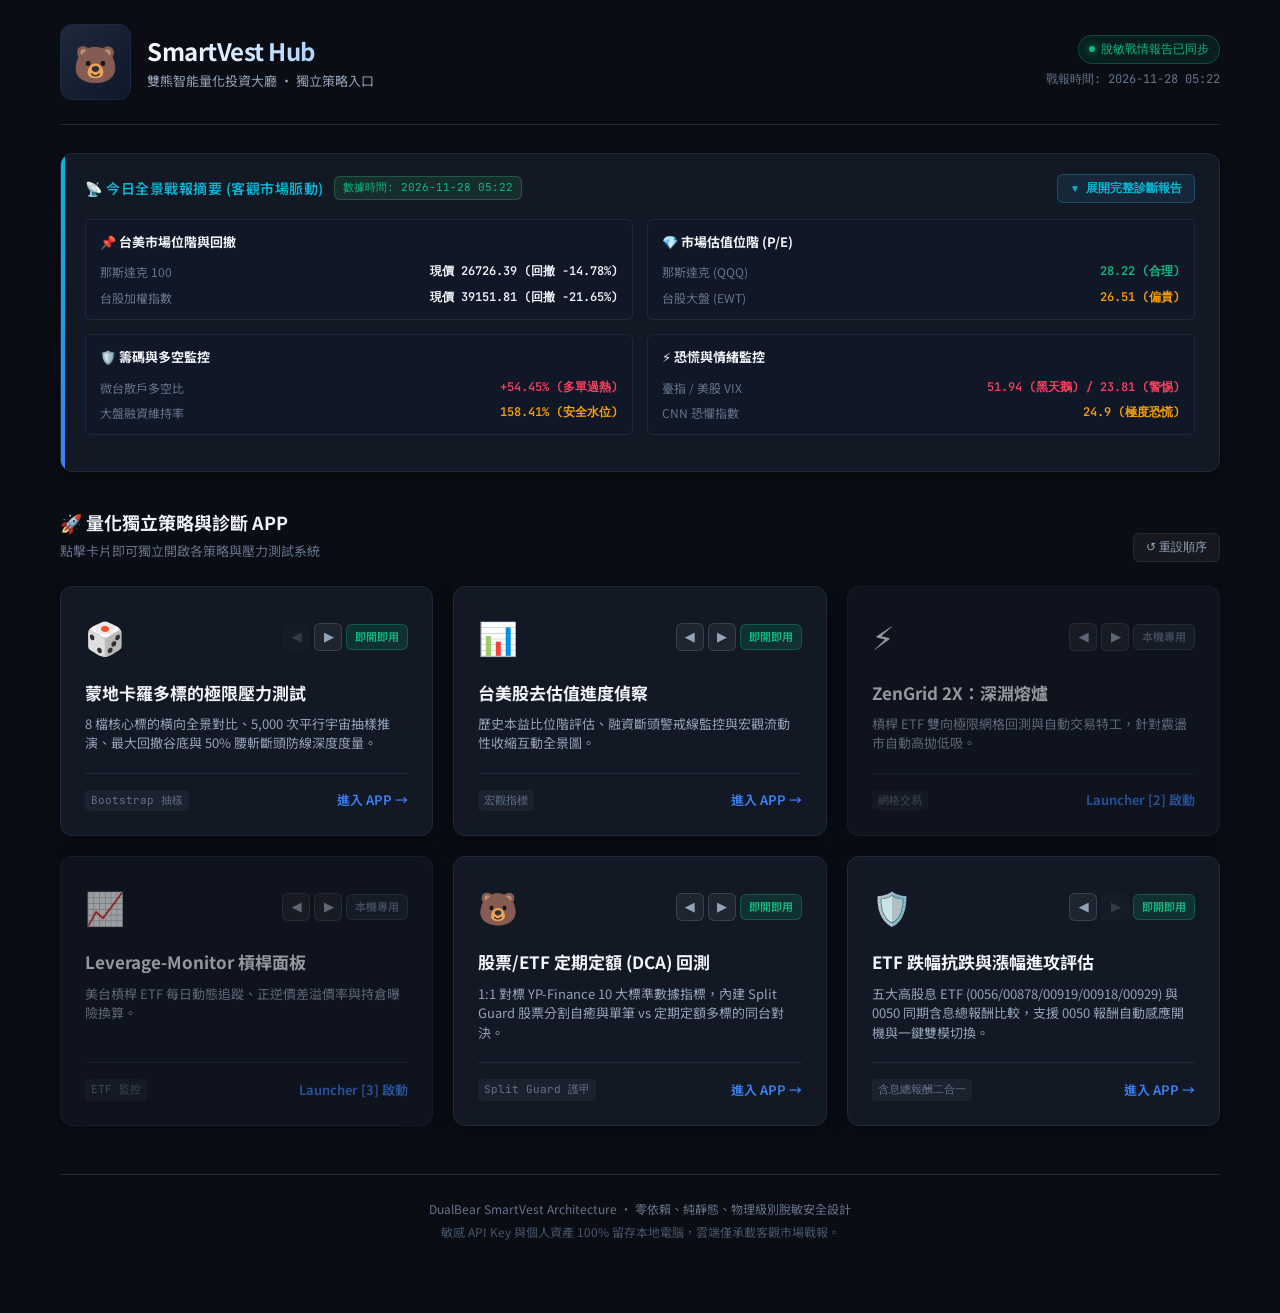
<file: index.html>
<!DOCTYPE html>
<html lang="zh-Hant">
<head>
  <meta charset="UTF-8">
  <meta name="viewport" content="width=device-width, initial-scale=1.0, maximum-scale=1.0, user-scalable=no">
  <title>DualBear SmartVest - 智能量化投資大廳</title>
  <link rel="stylesheet" href="assets/css/hub.css?v=20261125_01">
  <link rel="preconnect" href="https://fonts.googleapis.com">
  <link rel="preconnect" href="https://fonts.gstatic.com" crossorigin>
  <link href="https://fonts.googleapis.com/css2?family=JetBrains+Mono:wght@400;600;700&family=Noto+Sans+TC:wght@400;500;700&display=swap" rel="stylesheet">
</head>
<body class="theme-dark">
  <div class="hub-container">
    <!-- 頂部導航列 -->
    <header class="hub-header">
      <div class="brand">
        <div class="brand-logo">🐻</div>
        <div class="brand-text">
          <h1>SmartVest Hub</h1>
          <p class="subtitle">雙熊智能量化投資大廳 · 獨立策略入口</p>
        </div>
      </div>
      <div class="header-status">
        <span class="status-badge" id="hub-sync-status">
          <span class="dot"></span> 脫敏戰情報告連線中
        </span>
        <span class="time-badge" id="hub-last-updated">更新中...</span>
      </div>
    </header>

    <!-- 市場戰情報告快照條 (由本地脫敏數據驅動) -->
    <section class="market-ticker-card" id="market-ticker-section">
      <div class="ticker-header">
        <div class="ticker-title-wrap">
          <span class="ticker-title">📡 今日全景戰報摘要 (客觀市場脈動)</span>
          <span class="ticker-source-tag" id="ticker-data-time">數據時間：--</span>
        </div>
        <button class="ticker-toggle-btn" id="btn-toggle-report" type="button" onclick="toggleReportDrawer()">
          <span class="toggle-icon" id="drawer-toggle-icon">▼</span>
          <span class="toggle-text" id="drawer-toggle-text">展開完整診斷報告</span>
        </button>
      </div>

      <!-- 2排2行 4 大核心監控區塊 (常駐展示) + 可展開之完整報告抽屜 -->
      <div class="report-drawer collapsed" id="report-drawer">
        <div class="drawer-grid">
          <!-- 卡片 1: 台美市場位階與回撤 -->
          <div class="drawer-card">
            <div class="drawer-card-title">📌 台美市場位階與回撤</div>
            <div class="drawer-card-content">
              <div class="drawer-row">
                <span class="drawer-label">那斯達克 100</span>
                <span class="drawer-val" id="detail-ndx-pos">--</span>
              </div>
              <div class="drawer-row">
                <span class="drawer-label">台股加權指數</span>
                <span class="drawer-val" id="detail-twii-pos">--</span>
              </div>
            </div>
          </div>

          <!-- 卡片 2: 市場估值位階 (P/E) -->
          <div class="drawer-card">
            <div class="drawer-card-title">💎 市場估值位階 (P/E)</div>
            <div class="drawer-card-content">
              <div class="drawer-row">
                <span class="drawer-label">那斯達克 (QQQ)</span>
                <span class="drawer-val val-green" id="detail-qqq-pe">--</span>
              </div>
              <div class="drawer-row">
                <span class="drawer-label">台股大盤 (EWT)</span>
                <span class="drawer-val val-yellow" id="detail-ewt-pe">--</span>
              </div>
            </div>
          </div>

          <!-- 卡片 3: 籌碼與多空監控 -->
          <div class="drawer-card">
            <div class="drawer-card-title">🛡️ 籌碼與多空監控</div>
            <div class="drawer-card-content">
              <div class="drawer-row">
                <span class="drawer-label">微台散戶多空比</span>
                <span class="drawer-val val-rose" id="detail-retail-chip">--</span>
              </div>
              <div class="drawer-row">
                <span class="drawer-label">大盤融資維持率</span>
                <span class="drawer-val val-amber" id="detail-margin-chip">--</span>
              </div>
            </div>
          </div>

          <!-- 卡片 4: 恐慌與情緒監控 (VIX / F&G) -->
          <div class="drawer-card">
            <div class="drawer-card-title">⚡ 恐慌與情緒監控</div>
            <div class="drawer-card-content">
              <div class="drawer-row">
                <span class="drawer-label">臺指 / 美股 VIX</span>
                <span class="drawer-val val-rose" id="detail-vix-pair">--</span>
              </div>
              <div class="drawer-row">
                <span class="drawer-label">CNN 恐懼指數</span>
                <span class="drawer-val val-amber" id="detail-cnn-fng">--</span>
              </div>
            </div>
          </div>
        </div>

        <!-- 完整診斷日誌文字展開區 -->
        <div class="full-report-box" id="detail-full-report-box">
          <div class="full-report-header">
            <span>📜 完整診斷報告文字 (1:1 對齊 LINE 每日推播)</span>
          </div>
          <pre class="full-report-text" id="detail-full-report">載入中...</pre>
        </div>
      </div>
    </section>

    <!-- 策略 APP 網格展示區 (放上即上架) -->
    <main class="apps-section">
      <div class="section-title-wrap">
        <div>
          <h2>🚀 量化獨立策略與診斷 APP</h2>
          <span class="section-desc">點擊卡片即可獨立開啟各策略與壓力測試系統</span>
        </div>
        <div class="section-tools">
          <button type="button" class="btn-reset-order" id="btn-reset-app-order" onclick="resetAppsOrder()" title="重設卡片為預設排列順序">↺ 重設順序</button>
        </div>
      </div>

      <div class="apps-grid" id="apps-grid">
        <!-- APP 1: 蒙地卡羅全景圖 (多標的對比 + 5,000 次平行宇宙深度診斷二合一) -->
        <a class="app-card" id="app-card-monte-carlo" data-app-id="monte_carlo" href="reports/multi_ticker_comparison.html" target="_blank" rel="noopener">
          <div class="app-card-top">
            <span class="app-icon">🎲</span>
            <div class="app-card-actions">
              <button type="button" class="card-nav-btn btn-move-left" title="向前移動" onclick="moveAppCard(event, 'monte_carlo', -1)">◀</button>
              <button type="button" class="card-nav-btn btn-move-right" title="向後移動" onclick="moveAppCard(event, 'monte_carlo', 1)">▶</button>
              <span class="app-tag tag-ready">即開即用</span>
            </div>
          </div>
          <div class="app-card-body">
            <h3 class="app-name">蒙地卡羅多標的極限壓力測試</h3>
            <p class="app-desc">8 檔核心標的橫向全景對比、5,000 次平行宇宙抽樣推演、最大回撤谷底與 50% 腰斬斷頭防線深度度量。</p>
          </div>
          <div class="app-card-footer">
            <span class="tech-badge">Bootstrap 抽樣</span>
            <span class="app-launch-btn">進入 APP →</span>
          </div>
        </a>

        <!-- APP 2: 台美股去估值全景圖 -->
        <a class="app-card" id="app-card-macro-valuation" data-app-id="macro_valuation" href="reports/macro_valuation_chart.html" target="_blank" rel="noopener">
          <div class="app-card-top">
            <span class="app-icon">📊</span>
            <div class="app-card-actions">
              <button type="button" class="card-nav-btn btn-move-left" title="向前移動" onclick="moveAppCard(event, 'macro_valuation', -1)">◀</button>
              <button type="button" class="card-nav-btn btn-move-right" title="向後移動" onclick="moveAppCard(event, 'macro_valuation', 1)">▶</button>
              <span class="app-tag tag-ready">即開即用</span>
            </div>
          </div>
          <div class="app-card-body">
            <h3 class="app-name">台美股去估值進度偵察</h3>
            <p class="app-desc">歷史本益比位階評估、融資斷頭警戒線監控與宏觀流動性收縮互動全景圖。</p>
          </div>
          <div class="app-card-footer">
            <span class="tech-badge">宏觀指標</span>
            <span class="app-launch-btn">進入 APP →</span>
          </div>
        </a>

        <!-- APP 3: ZenGrid 2X 網格交易系統 -->
        <div class="app-card disabled" id="app-card-zengrid-2x" data-app-id="zengrid_2x">
          <div class="app-card-top">
            <span class="app-icon">⚡</span>
            <div class="app-card-actions">
              <button type="button" class="card-nav-btn btn-move-left" title="向前移動" onclick="moveAppCard(event, 'zengrid_2x', -1)">◀</button>
              <button type="button" class="card-nav-btn btn-move-right" title="向後移動" onclick="moveAppCard(event, 'zengrid_2x', 1)">▶</button>
              <span class="app-tag tag-wip">本機專用</span>
            </div>
          </div>
          <div class="app-card-body">
            <h3 class="app-name">ZenGrid 2X：深淵熔爐</h3>
            <p class="app-desc">槓桿 ETF 雙向極限網格回測與自動交易特工，針對震盪市自動高拋低吸。</p>
          </div>
          <div class="app-card-footer">
            <span class="tech-badge">網格交易</span>
            <span class="app-launch-btn">Launcher [2] 啟動</span>
          </div>
        </div>

        <!-- APP 4: Leverage Monitor 槓桿監控 -->
        <div class="app-card disabled" id="app-card-leverage-monitor" data-app-id="leverage_monitor">
          <div class="app-card-top">
            <span class="app-icon">📈</span>
            <div class="app-card-actions">
              <button type="button" class="card-nav-btn btn-move-left" title="向前移動" onclick="moveAppCard(event, 'leverage_monitor', -1)">◀</button>
              <button type="button" class="card-nav-btn btn-move-right" title="向後移動" onclick="moveAppCard(event, 'leverage_monitor', 1)">▶</button>
              <span class="app-tag tag-wip">本機專用</span>
            </div>
          </div>
          <div class="app-card-body">
            <h3 class="app-name">Leverage-Monitor 槓桿面板</h3>
            <p class="app-desc">美台槓桿 ETF 每日動態追蹤、正逆價差溢價率與持倉曝險換算。</p>
          </div>
          <div class="app-card-footer">
            <span class="tech-badge">ETF 監控</span>
            <span class="app-launch-btn">Launcher [3] 啟動</span>
          </div>
        </div>
        <!-- APP 5: 股票/ETF 定期定額 (DCA) 與策略回測計算機 (YP-Finance 10大指標對齊) -->
        <a class="app-card" id="app-card-dca-lab" data-app-id="dca_lab" href="reports/stock_dca_dashboard.html" target="_blank" rel="noopener">
          <div class="app-card-top">
            <span class="app-icon">🐻</span>
            <div class="app-card-actions">
              <button type="button" class="card-nav-btn btn-move-left" title="向前移動" onclick="moveAppCard(event, 'dca_lab', -1)">◀</button>
              <button type="button" class="card-nav-btn btn-move-right" title="向後移動" onclick="moveAppCard(event, 'dca_lab', 1)">▶</button>
              <span class="app-tag tag-ready">即開即用</span>
            </div>
          </div>
          <div class="app-card-body">
            <h3 class="app-name">股票/ETF 定期定額 (DCA) 回測</h3>
            <p class="app-desc">1:1 對標 YP-Finance 10 大標準數據指標，內建 Split Guard 股票分割自癒與單筆 vs 定期定額多標的同台對決。</p>
          </div>
          <div class="app-card-footer">
            <span class="tech-badge">Split Guard 護甲</span>
            <span class="app-launch-btn">進入 APP →</span>
          </div>
        </a>

        <!-- APP 6: DualBear ETF DrawdownLab - 台股高股息 ETF 與 0050 同期含息報酬與抗跌/進攻雙模評估 -->
        <a class="app-card" id="app-card-drawdown-lab" data-app-id="drawdown_lab" href="reports/etf_comparison.html" target="_blank" rel="noopener">
          <div class="app-card-top">
            <span class="app-icon">🛡️</span>
            <div class="app-card-actions">
              <button type="button" class="card-nav-btn btn-move-left" title="向前移動" onclick="moveAppCard(event, 'drawdown_lab', -1)">◀</button>
              <button type="button" class="card-nav-btn btn-move-right" title="向後移動" onclick="moveAppCard(event, 'drawdown_lab', 1)">▶</button>
              <span class="app-tag tag-ready">即開即用</span>
            </div>
          </div>
          <div class="app-card-body">
            <h3 class="app-name">ETF 跌幅抗跌與漲幅進攻評估</h3>
            <p class="app-desc">五大高股息 ETF (0056/00878/00919/00918/00929) 與 0050 同期含息總報酬比較，支援 0050 報酬自動感應開機與一鍵雙模切換。</p>
          </div>
          <div class="app-card-footer">
            <span class="tech-badge">含息總報酬二合一</span>
            <span class="app-launch-btn">進入 APP →</span>
          </div>
        </a>
      </div>
    </main>

    <!-- 底部說明 -->
    <footer class="hub-footer">
      <p>DualBear SmartVest Architecture · 零依賴、純靜態、物理級別脫敏安全設計</p>
      <p class="footer-sub">敏感 API Key 與個人資產 100% 留存本地電腦，雲端僅承載客觀市場戰報。</p>
    </footer>
  </div>

  <script src="assets/js/hub.js?v=20261126_02_pe_fix"></script>
</body>
</html>
</file>
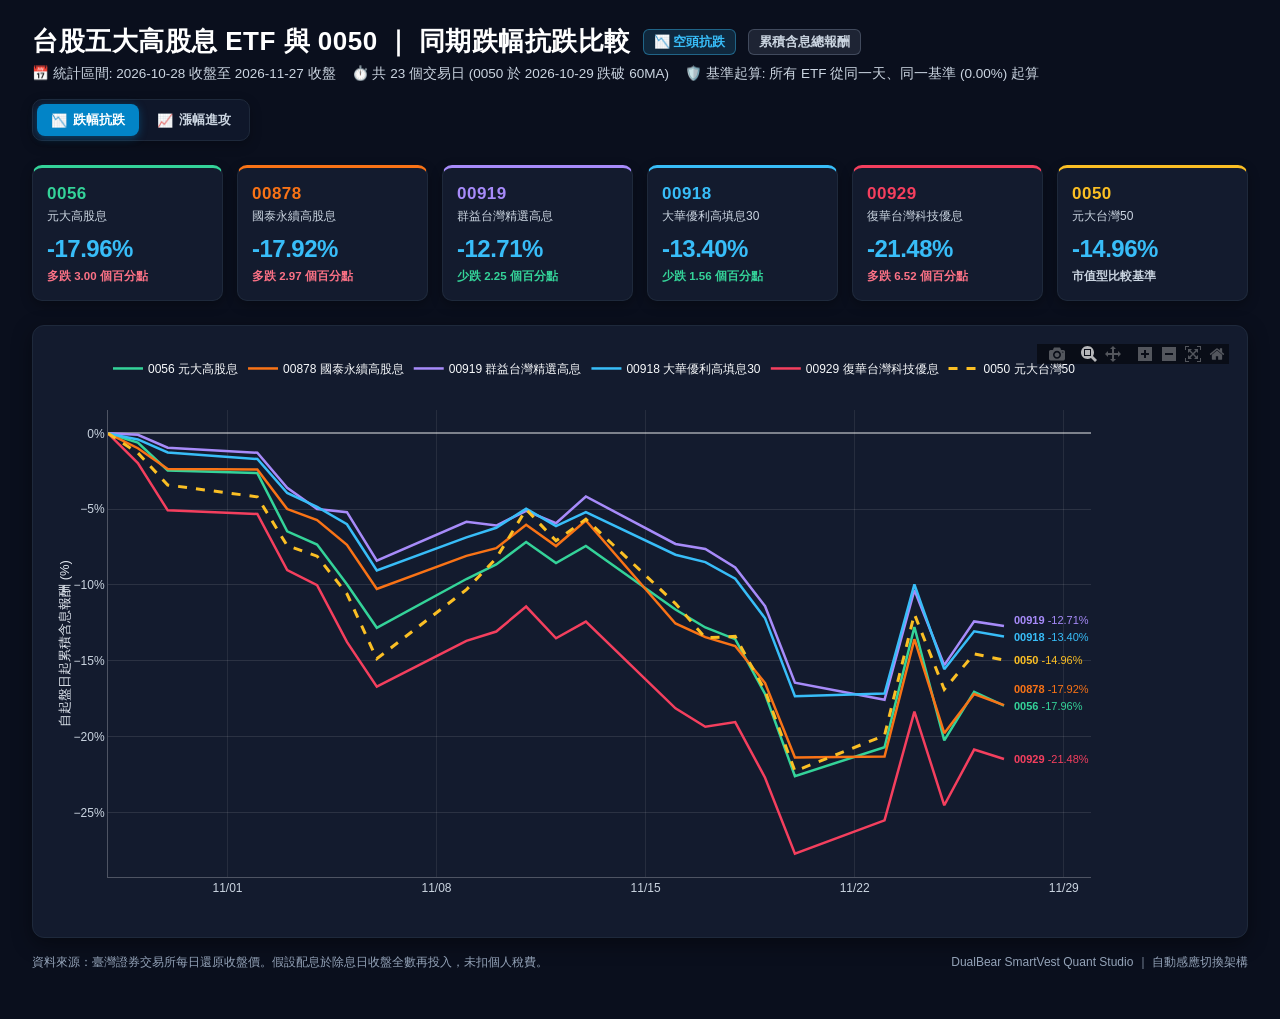
<file: reports/etf_comparison.html>
<!DOCTYPE html>
<html lang="zh-TW">
<head>
  <meta charset="UTF-8">
  <meta name="viewport" content="width=device-width, initial-scale=1.0">
  <title>台股高股息 ETF 與 0050 ｜ 同期含息報酬比較</title>
  <script src="https://cdn.plot.ly/plotly-2.35.2.min.js"></script>
  <style>
    :root {
      --bg-dark: #0A0F1D;
      --card-bg: #131B2E;
      --border-color: #1E293B;
      --text-main: #F8FAFC;
      --text-muted: #CBD5E1;
      --text-sub: #94A3B8;
      --accent-blue: #38BDF8;
      --accent-amber: #F59E0B;
    }
    * { box-sizing: border-box; margin: 0; padding: 0; }
    body {
      background-color: var(--bg-dark);
      color: var(--text-main);
      font-family: -apple-system, BlinkMacSystemFont, "Segoe UI", Roboto, "Microsoft JhengHei", sans-serif;
      padding: 24px 32px 48px;
    }
    .header-bar {
      display: flex;
      justify-content: space-between;
      align-items: flex-start;
      flex-wrap: wrap;
      gap: 16px;
      margin-bottom: 24px;
    }
    .header-left {
      display: flex;
      flex-direction: column;
      gap: 6px;
    }
    .header-title-row {
      display: flex;
      align-items: center;
      gap: 12px;
      flex-wrap: wrap;
    }
    .header-title {
      font-size: 26px;
      font-weight: 800;
      letter-spacing: 0.5px;
      color: #FFFFFF;
    }
    .header-mode-badge {
      font-size: 13px;
      padding: 3px 10px;
      border-radius: 6px;
      font-weight: 700;
      transition: all 0.2s ease;
    }
    .mode-badge-drop {
      background: rgba(56, 189, 248, 0.15);
      color: #38BDF8;
      border: 1px solid rgba(56, 189, 248, 0.4);
    }
    .mode-badge-rise {
      background: rgba(245, 158, 11, 0.15);
      color: #F59E0B;
      border: 1px solid rgba(245, 158, 11, 0.4);
    }
    .header-badge {
      background: rgba(148, 163, 184, 0.15);
      color: var(--text-muted);
      border: 1px solid rgba(148, 163, 184, 0.3);
      font-size: 13px;
      padding: 3px 10px;
      border-radius: 6px;
      font-weight: 600;
    }
    .header-subtitle {
      color: var(--text-muted);
      font-size: 13.5px;
      display: flex;
      gap: 16px;
      flex-wrap: wrap;
    }
    
    /* 模式切換按鈕膠囊組 */
    .mode-switcher {
      display: flex;
      align-items: center;
      background: #0F172A;
      padding: 4px;
      border-radius: 10px;
      border: 1px solid var(--border-color);
      gap: 4px;
      box-shadow: 0 4px 12px rgba(0,0,0,0.25);
    }
    .mode-btn {
      padding: 7px 14px;
      border-radius: 8px;
      font-size: 13px;
      font-weight: 700;
      cursor: pointer;
      border: none;
      background: transparent;
      color: var(--text-muted);
      transition: all 0.2s cubic-bezier(0.4, 0, 0.2, 1);
      display: flex;
      align-items: center;
      gap: 6px;
      white-space: nowrap;
      flex-shrink: 0;
    }
    .mode-btn:hover {
      color: #FFF;
      background: rgba(255, 255, 255, 0.05);
    }
    .mode-btn.active.drop {
      background: #0284C7;
      color: #FFF;
      box-shadow: 0 2px 8px rgba(2, 132, 199, 0.4);
    }
    .mode-btn.active.rise {
      background: #D97706;
      color: #FFF;
      box-shadow: 0 2px 8px rgba(217, 119, 6, 0.4);
    }

    @media (max-width: 640px) {
      body {
        padding: 16px 14px 32px;
      }
      .header-title {
        font-size: 20px;
      }
      .mode-switcher {
        width: 100%;
      }
      .mode-btn {
        flex: 1;
        justify-content: center;
        padding: 8px 10px;
        font-size: 13px;
      }
    }

    .cards-row {
      display: grid;
      grid-template-columns: repeat(auto-fit, minmax(180px, 1fr));
      gap: 14px;
      margin-bottom: 24px;
    }
    .stat-card {
      background: var(--card-bg);
      border: 1px solid var(--border-color);
      border-radius: 10px;
      padding: 16px 14px;
      display: flex;
      flex-direction: column;
      gap: 4px;
      box-shadow: 0 4px 12px rgba(0,0,0,0.3);
      transition: transform 0.15s ease, border-color 0.2s ease;
    }
    .stat-card:hover {
      transform: translateY(-2px);
    }
    .card-ticker {
      font-size: 17px;
      font-weight: 800;
      letter-spacing: 0.5px;
    }
    .card-name {
      font-size: 12px;
      color: var(--text-muted);
      white-space: nowrap;
      overflow: hidden;
      text-overflow: ellipsis;
    }
    .card-return {
      font-size: 24px;
      font-weight: 800;
      margin: 6px 0 2px 0;
      letter-spacing: -0.5px;
    }
    .ret-pos { color: #FB7185; }
    .ret-neg { color: #38BDF8; }
    .card-diff {
      font-size: 11.5px;
      font-weight: 600;
    }
    .diff-better { color: #34D399; }
    .diff-worse { color: #FB7185; }
    .diff-bench { color: var(--text-muted); }

    .chart-container {
      background: var(--card-bg);
      border: 1px solid var(--border-color);
      border-radius: 12px;
      padding: 16px 16px 10px 16px;
      box-shadow: 0 6px 20px rgba(0,0,0,0.4);
    }
    #chart {
      width: 100%;
      height: 580px;
      min-height: 460px;
    }
    @media (max-width: 640px) {
      .chart-container {
        padding: 10px 4px 6px 4px;
      }
      #chart {
        height: auto;
      }
    }
    .footer-note {
      margin-top: 16px;
      font-size: 12px;
      color: #94A3B8;
      display: flex;
      justify-content: space-between;
      align-items: center;
      flex-wrap: wrap;
      gap: 8px;
    }
  </style>
</head>
<body>

  <div class="header-bar">
    <div class="header-left">
      <div class="header-title-row">
        <span class="header-title" id="page-title">台股五大高股息 ETF 與 0050 ｜ 同期含息報酬比較</span>
        <span class="header-mode-badge" id="mode-badge">載入中...</span>
        <span class="header-badge">累積含息總報酬</span>
      </div>
      <div class="header-subtitle" id="header-subtitle">
        <!-- 動態注入統計區間與交易日 -->
      </div>
    </div>

    <!-- 模式切換按鈕膠囊組 -->
    <div class="mode-switcher">
      <button id="btn-drop" class="mode-btn" onclick="switchMode('drop')">
        <span>📉</span> 跌幅抗跌
      </button>
      <button id="btn-rise" class="mode-btn" onclick="switchMode('rise')">
        <span>📈</span> 漲幅進攻
      </button>
    </div>
  </div>

  <!-- 頂部即時績效指標卡 -->
  <div class="cards-row" id="cards-container">
    <!-- 動態生成標的卡片 -->
  </div>

  <!-- 主 Plotly 互動圖表 -->
  <div class="chart-container">
    <div id="chart"></div>
  </div>

  <div class="footer-note">
    <span>資料來源：臺灣證券交易所每日還原收盤價。假設配息於除息日收盤全數再投入，未扣個人稅費。</span>
    <span>DualBear SmartVest Quant Studio ｜ 自動感應切換架構</span>
  </div>

  <script>
    const appData = {"drop": {"mode": "drop", "mode_title": "同期跌幅抗跌比較", "mode_badge": "📉 空頭抗跌", "event_note": " (0050 於 2026-10-29 跌破 60MA)", "benchmark": "0050", "bench_return": -14.956281428242303, "start_date": "2026-10-28", "end_date": "2026-11-27", "trading_days": 23, "traces": [{"x": ["2026-10-28", "2026-10-29", "2026-10-30", "2026-11-02", "2026-11-03", "2026-11-04", "2026-11-05", "2026-11-06", "2026-11-09", "2026-11-10", "2026-11-11", "2026-11-12", "2026-11-13", "2026-11-16", "2026-11-17", "2026-11-18", "2026-11-19", "2026-11-20", "2026-11-23", "2026-11-24", "2026-11-25", "2026-11-26", "2026-11-27"], "y": [0.0, -0.6113537117903967, -2.4454175124522415, -2.6200873362445365, -6.462883428715205, -7.336245874130054, -9.956333210374591, -12.820960965219019, -9.606986899563319, -8.646289542252317, -7.1615693871110775, -8.558954630356164, -7.423580786026196, -11.615723189308136, -12.803496648130464, -13.572053201333922, -17.187773192293253, -22.602617688574643, -20.698687291041207, -12.76856135072666, -20.244541751245226, -17.04803200267808, -17.956329745496724], "mode": "lines", "name": "0056 元大高股息", "ticker": "0056", "line": {"color": "#34D399", "width": 2.5, "dash": "solid"}, "hovertemplate": "<b>0056 元大高股息</b><br>日期: %{x}<br>累積含息報酬: %{y:.2f}%<extra></extra>"}, {"x": ["2026-10-28", "2026-10-29", "2026-10-30", "2026-11-02", "2026-11-03", "2026-11-04", "2026-11-05", "2026-11-06", "2026-11-09", "2026-11-10", "2026-11-11", "2026-11-12", "2026-11-13", "2026-11-16", "2026-11-17", "2026-11-18", "2026-11-19", "2026-11-20", "2026-11-23", "2026-11-24", "2026-11-25", "2026-11-26", "2026-11-27"], "y": [0.0, -0.9817671809256745, -2.356237382072879, -2.384293865187803, -4.992990373394768, -5.722298428186356, -7.34923203563288, -10.26648030541889, -8.078540090424479, -7.573630398486808, -6.030855539971947, -7.433380084151464, -5.750354911301281, -12.538568568931884, -13.43618342117373, -14.025246511836542, -16.46563622259324, -21.374472127221576, -21.31837521161136, -13.576439085715608, -19.77559500288997, -17.194949627591384, -17.924263032589515], "mode": "lines", "name": "00878 國泰永續高股息", "ticker": "00878", "line": {"color": "#F97316", "width": 2.5, "dash": "solid"}, "hovertemplate": "<b>00878 國泰永續高股息</b><br>日期: %{x}<br>累積含息報酬: %{y:.2f}%<extra></extra>"}, {"x": ["2026-10-28", "2026-10-29", "2026-10-30", "2026-11-02", "2026-11-03", "2026-11-04", "2026-11-05", "2026-11-06", "2026-11-09", "2026-11-10", "2026-11-11", "2026-11-12", "2026-11-13", "2026-11-16", "2026-11-17", "2026-11-18", "2026-11-19", "2026-11-20", "2026-11-23", "2026-11-24", "2026-11-25", "2026-11-26", "2026-11-27"], "y": [0.0, -0.09118541033434902, -0.9422487763285914, -1.2765971360597872, -3.586628226886035, -4.9848017359214625, -5.197566765782313, -8.389059605931791, -5.835867652777116, -6.079028515105545, -5.106385065791807, -5.927049352767611, -4.16413165153341, -7.294832826747721, -7.629181186478906, -8.844985498121083, -11.39817745127576, -16.44376969264996, -17.568386506889368, -10.334346504559267, -15.288751248530696, -12.401216733057085, -12.705169260320693], "mode": "lines", "name": "00919 群益台灣精選高息", "ticker": "00919", "line": {"color": "#A78BFA", "width": 2.5, "dash": "solid"}, "hovertemplate": "<b>00919 群益台灣精選高息</b><br>日期: %{x}<br>累積含息報酬: %{y:.2f}%<extra></extra>"}, {"x": ["2026-10-28", "2026-10-29", "2026-10-30", "2026-11-02", "2026-11-03", "2026-11-04", "2026-11-05", "2026-11-06", "2026-11-09", "2026-11-10", "2026-11-11", "2026-11-12", "2026-11-13", "2026-11-16", "2026-11-17", "2026-11-18", "2026-11-19", "2026-11-20", "2026-11-23", "2026-11-24", "2026-11-25", "2026-11-26", "2026-11-27"], "y": [0.0, -0.4017216642754673, -1.2625542398504774, -1.6929746871357176, -3.9311347425069587, -4.849354813738572, -5.997135375801433, -9.038735256988662, -6.8579653243252325, -6.226684920586001, -4.964135059154195, -6.1119046751703765, -5.193684603938764, -8.005734940341425, -8.493545510334478, -9.58393047666618, -12.19512085661485, -17.3314219054738, -17.15925153735036, -9.95696080124362, -15.55236641269504, -13.055956278161995, -13.400286068362178], "mode": "lines", "name": "00918 大華優利高填息30", "ticker": "00918", "line": {"color": "#38BDF8", "width": 2.5, "dash": "solid"}, "hovertemplate": "<b>00918 大華優利高填息30</b><br>日期: %{x}<br>累積含息報酬: %{y:.2f}%<extra></extra>"}, {"x": ["2026-10-28", "2026-10-29", "2026-10-30", "2026-11-02", "2026-11-03", "2026-11-04", "2026-11-05", "2026-11-06", "2026-11-09", "2026-11-10", "2026-11-11", "2026-11-12", "2026-11-13", "2026-11-16", "2026-11-17", "2026-11-18", "2026-11-19", "2026-11-20", "2026-11-23", "2026-11-24", "2026-11-25", "2026-11-26", "2026-11-27"], "y": [0.0, -1.9554030874785577, -5.077186702250613, -5.3173228766047025, -9.022296885887915, -10.017154229034887, -13.756434340828683, -16.706687181319012, -13.687822135807515, -13.07032537705698, -11.423671715868888, -13.516298166474582, -12.41852251579585, -18.132847414621967, -19.348198185654077, -19.039449806278807, -22.710117713051424, -27.718697444856875, -25.52315922993943, -18.353347385727105, -24.52830188679245, -20.85763398001983, -21.475130738770364], "mode": "lines", "name": "00929 復華台灣科技優息", "ticker": "00929", "line": {"color": "#F43F5E", "width": 2.5, "dash": "solid"}, "hovertemplate": "<b>00929 復華台灣科技優息</b><br>日期: %{x}<br>累積含息報酬: %{y:.2f}%<extra></extra>"}, {"x": ["2026-10-28", "2026-10-29", "2026-10-30", "2026-11-02", "2026-11-03", "2026-11-04", "2026-11-05", "2026-11-06", "2026-11-09", "2026-11-10", "2026-11-11", "2026-11-12", "2026-11-13", "2026-11-16", "2026-11-17", "2026-11-18", "2026-11-19", "2026-11-20", "2026-11-23", "2026-11-24", "2026-11-25", "2026-11-26", "2026-11-27"], "y": [0.0, -1.2885425736008371, -3.405434446087341, -4.187761608704688, -7.409114531710714, -8.099404443783442, -10.584445318448399, -14.864244177697694, -10.308333566814575, -8.237463830596404, -5.0161109075903765, -7.086980643808538, -5.66037868339474, -11.228720116244862, -13.48366435355225, -13.391627103007641, -16.981136050184208, -22.27335870940841, -19.926370199564314, -11.91901002831759, -16.88909177764749, -14.542110289795506, -14.956281428242303], "mode": "lines", "name": "0050 元大台灣50", "ticker": "0050", "line": {"color": "#FBBF24", "width": 3, "dash": "dash"}, "hovertemplate": "<b>0050 元大台灣50</b><br>日期: %{x}<br>累積含息報酬: %{y:.2f}%<extra></extra>"}], "cards": [{"ticker": "0056", "name": "元大高股息", "color": "#34D399", "return_val": -17.956329745496724, "return_str": "-17.96%", "return_class": "ret-neg", "diff_text": "多跌 3.00 個百分點", "diff_class": "diff-worse", "is_benchmark": false}, {"ticker": "00878", "name": "國泰永續高股息", "color": "#F97316", "return_val": -17.924263032589515, "return_str": "-17.92%", "return_class": "ret-neg", "diff_text": "多跌 2.97 個百分點", "diff_class": "diff-worse", "is_benchmark": false}, {"ticker": "00919", "name": "群益台灣精選高息", "color": "#A78BFA", "return_val": -12.705169260320693, "return_str": "-12.71%", "return_class": "ret-neg", "diff_text": "少跌 2.25 個百分點", "diff_class": "diff-better", "is_benchmark": false}, {"ticker": "00918", "name": "大華優利高填息30", "color": "#38BDF8", "return_val": -13.400286068362178, "return_str": "-13.40%", "return_class": "ret-neg", "diff_text": "少跌 1.56 個百分點", "diff_class": "diff-better", "is_benchmark": false}, {"ticker": "00929", "name": "復華台灣科技優息", "color": "#F43F5E", "return_val": -21.475130738770364, "return_str": "-21.48%", "return_class": "ret-neg", "diff_text": "多跌 6.52 個百分點", "diff_class": "diff-worse", "is_benchmark": false}, {"ticker": "0050", "name": "元大台灣50", "color": "#FBBF24", "return_val": -14.956281428242303, "return_str": "-14.96%", "return_class": "ret-neg", "diff_text": "市值型比較基準", "diff_class": "diff-bench", "is_benchmark": true}]}, "rise": {"mode": "rise", "mode_title": "同期漲幅進攻力比較", "mode_badge": "📈 多頭進攻", "event_note": " (0050 於 2026-10-28 突破 60MA)", "benchmark": "0050", "bench_return": -13.320822843810332, "start_date": "2026-10-27", "end_date": "2026-11-27", "trading_days": 24, "traces": [{"x": ["2026-10-27", "2026-10-28", "2026-10-29", "2026-10-30", "2026-11-02", "2026-11-03", "2026-11-04", "2026-11-05", "2026-11-06", "2026-11-09", "2026-11-10", "2026-11-11", "2026-11-12", "2026-11-13", "2026-11-16", "2026-11-17", "2026-11-18", "2026-11-19", "2026-11-20", "2026-11-23", "2026-11-24", "2026-11-25", "2026-11-26", "2026-11-27"], "y": [0.0, 1.2378426171529622, 0.6189213085764811, -1.237845315435726, -1.4146772767462346, -5.305041136939792, -6.189214434906187, -8.841734328805394, -11.741821666822084, -8.48806366047745, -7.515474381855791, -6.012375727888752, -7.4270584012005365, -6.2776304155614415, -10.521664944082943, -11.724141168973802, -12.502211242729743, -16.16268815665409, -21.644559905763007, -19.71706184636798, -11.68877342757032, -19.257294699536498, -16.021217191040137, -16.940758230410037], "mode": "lines", "name": "0056 元大高股息", "ticker": "0056", "line": {"color": "#34D399", "width": 2.5, "dash": "solid"}, "hovertemplate": "<b>0056 元大高股息</b><br>日期: %{x}<br>累積含息報酬: %{y:.2f}%<extra></extra>"}, {"x": ["2026-10-27", "2026-10-28", "2026-10-29", "2026-10-30", "2026-11-02", "2026-11-03", "2026-11-04", "2026-11-05", "2026-11-06", "2026-11-09", "2026-11-10", "2026-11-11", "2026-11-12", "2026-11-13", "2026-11-16", "2026-11-17", "2026-11-18", "2026-11-19", "2026-11-20", "2026-11-23", "2026-11-24", "2026-11-25", "2026-11-26", "2026-11-27"], "y": [0.0, 0.7062146892655274, -0.28248587570621764, -1.666662787313511, -1.694917409433483, -4.322036915579752, -5.056495450984277, -6.694918702551201, -9.632769008140773, -7.429377237955725, -6.92090179960606, -5.36723163841808, -6.779661016949145, -5.084750073104249, -11.920903092723778, -12.82485703290519, -13.418080173643288, -15.87570427501268, -20.81920709987144, -20.762714019602967, -12.966103203552592, -19.2090384704245, -16.610168198407706, -17.344632121802718], "mode": "lines", "name": "00878 國泰永續高股息", "ticker": "00878", "line": {"color": "#F97316", "width": 2.5, "dash": "solid"}, "hovertemplate": "<b>00878 國泰永續高股息</b><br>日期: %{x}<br>累積含息報酬: %{y:.2f}%<extra></extra>"}, {"x": ["2026-10-27", "2026-10-28", "2026-10-29", "2026-10-30", "2026-11-02", "2026-11-03", "2026-11-04", "2026-11-05", "2026-11-06", "2026-11-09", "2026-11-10", "2026-11-11", "2026-11-12", "2026-11-13", "2026-11-16", "2026-11-17", "2026-11-18", "2026-11-19", "2026-11-20", "2026-11-23", "2026-11-24", "2026-11-25", "2026-11-26", "2026-11-27"], "y": [0.0, 0.45801526717557106, 0.3664122137404524, -0.4885491524033836, -0.8244288786677045, -3.1450402645664344, -4.549617621734847, -4.76335714791567, -7.969467512523853, -5.404581550423426, -5.648856126625123, -4.671757821818345, -5.496180876520751, -3.7251887430671538, -6.870229007633588, -7.2061087338978975, -8.427481614906373, -10.992367577006801, -16.061069401165906, -17.19083713211176, -9.92366412213741, -14.900760796233904, -12.000000931834442, -12.30534560807789], "mode": "lines", "name": "00919 群益台灣精選高息", "ticker": "00919", "line": {"color": "#A78BFA", "width": 2.5, "dash": "solid"}, "hovertemplate": "<b>00919 群益台灣精選高息</b><br>日期: %{x}<br>累積含息報酬: %{y:.2f}%<extra></extra>"}, {"x": ["2026-10-27", "2026-10-28", "2026-10-29", "2026-10-30", "2026-11-02", "2026-11-03", "2026-11-04", "2026-11-05", "2026-11-06", "2026-11-09", "2026-11-10", "2026-11-11", "2026-11-12", "2026-11-13", "2026-11-16", "2026-11-17", "2026-11-18", "2026-11-19", "2026-11-20", "2026-11-23", "2026-11-24", "2026-11-25", "2026-11-26", "2026-11-27"], "y": [0.0, 0.02870264064294137, -0.3731343283582156, -1.23421398561393, -1.6647579749334063, -3.9035604413423464, -4.8220440659813235, -5.970154071374278, -9.0126269720452, -6.831231100824764, -6.199769502939789, -4.9368572563583175, -6.084956312562795, -5.166472687923818, -7.97933015702924, -8.46728074153722, -9.557978677147439, -12.169918537687362, -17.307693840578697, -17.135474055013212, -9.931116071278423, -15.528127711895012, -13.031001041732083, -13.375429663674577], "mode": "lines", "name": "00918 大華優利高填息30", "ticker": "00918", "line": {"color": "#38BDF8", "width": 2.5, "dash": "solid"}, "hovertemplate": "<b>00918 大華優利高填息30</b><br>日期: %{x}<br>累積含息報酬: %{y:.2f}%<extra></extra>"}, {"x": ["2026-10-27", "2026-10-28", "2026-10-29", "2026-10-30", "2026-11-02", "2026-11-03", "2026-11-04", "2026-11-05", "2026-11-06", "2026-11-09", "2026-11-10", "2026-11-11", "2026-11-12", "2026-11-13", "2026-11-16", "2026-11-17", "2026-11-18", "2026-11-19", "2026-11-20", "2026-11-23", "2026-11-24", "2026-11-25", "2026-11-26", "2026-11-27"], "y": [0.0, 1.1801457827143258, -0.7983339118361688, -3.9569591242834212, -4.1999292555719325, -7.9486273593763475, -8.955225469502503, -12.738634537839511, -15.72370466280628, -12.66921260877435, -12.044428488067016, -10.37834191314051, -12.495664406550999, -11.384933402827112, -17.16669566595732, -18.396389347858943, -18.083997287505284, -21.797984426777127, -26.86567270106137, -24.644223934492683, -17.38979785817234, -23.637625824366538, -19.92363868509469, -20.548422805802012], "mode": "lines", "name": "00929 復華台灣科技優息", "ticker": "00929", "line": {"color": "#F43F5E", "width": 2.5, "dash": "solid"}, "hovertemplate": "<b>00929 復華台灣科技優息</b><br>日期: %{x}<br>累積含息報酬: %{y:.2f}%<extra></extra>"}, {"x": ["2026-10-27", "2026-10-28", "2026-10-29", "2026-10-30", "2026-11-02", "2026-11-03", "2026-11-04", "2026-11-05", "2026-11-06", "2026-11-09", "2026-11-10", "2026-11-11", "2026-11-12", "2026-11-13", "2026-11-16", "2026-11-17", "2026-11-18", "2026-11-19", "2026-11-20", "2026-11-23", "2026-11-24", "2026-11-25", "2026-11-26", "2026-11-27"], "y": [0.0, 1.9230798134162175, 0.609757537695188, -1.547843855062958, -2.345215793419464, -5.628517904206721, -6.332082642232562, -8.864912836313344, -13.227015643479678, -8.583491235321372, -6.472797021243859, -3.189494910456603, -5.300189124534127, -3.8461524698018, -9.521577552689164, -11.819886167427995, -11.726078967097342, -15.384617036237834, -20.778613361102614, -18.386490389002507, -10.225142290715006, -15.290802678876558, -12.898686863807074, -13.320822843810332], "mode": "lines", "name": "0050 元大台灣50", "ticker": "0050", "line": {"color": "#FBBF24", "width": 3, "dash": "dash"}, "hovertemplate": "<b>0050 元大台灣50</b><br>日期: %{x}<br>累積含息報酬: %{y:.2f}%<extra></extra>"}], "cards": [{"ticker": "0056", "name": "元大高股息", "color": "#34D399", "return_val": -16.940758230410037, "return_str": "-16.94%", "return_class": "ret-neg", "diff_text": "落後 3.62 個百分點", "diff_class": "diff-worse", "is_benchmark": false}, {"ticker": "00878", "name": "國泰永續高股息", "color": "#F97316", "return_val": -17.344632121802718, "return_str": "-17.34%", "return_class": "ret-neg", "diff_text": "落後 4.02 個百分點", "diff_class": "diff-worse", "is_benchmark": false}, {"ticker": "00919", "name": "群益台灣精選高息", "color": "#A78BFA", "return_val": -12.30534560807789, "return_str": "-12.31%", "return_class": "ret-neg", "diff_text": "領先 +1.02 個百分點", "diff_class": "diff-better", "is_benchmark": false}, {"ticker": "00918", "name": "大華優利高填息30", "color": "#38BDF8", "return_val": -13.375429663674577, "return_str": "-13.38%", "return_class": "ret-neg", "diff_text": "落後 0.05 個百分點", "diff_class": "diff-worse", "is_benchmark": false}, {"ticker": "00929", "name": "復華台灣科技優息", "color": "#F43F5E", "return_val": -20.548422805802012, "return_str": "-20.55%", "return_class": "ret-neg", "diff_text": "落後 7.23 個百分點", "diff_class": "diff-worse", "is_benchmark": false}, {"ticker": "0050", "name": "元大台灣50", "color": "#FBBF24", "return_val": -13.320822843810332, "return_str": "-13.32%", "return_class": "ret-neg", "diff_text": "市值型比較基準", "diff_class": "diff-bench", "is_benchmark": true}]}, "default_mode": "drop"};
    let currentMode = appData.default_mode || 'drop';

    function renderView(mode) {
      currentMode = mode;
      const b = appData[mode];
      if (!b) return;

      // 1. 更新按鈕啟用狀態
      const btnDrop = document.getElementById('btn-drop');
      const btnRise = document.getElementById('btn-rise');
      btnDrop.className = 'mode-btn' + (mode === 'drop' ? ' active drop' : '');
      btnRise.className = 'mode-btn' + (mode === 'rise' ? ' active rise' : '');

      // 2. 更新標題與 Badge
      document.getElementById('page-title').innerText = `台股五大高股息 ETF 與 ${b.benchmark} ｜ ${b.mode_title}`;
      const badge = document.getElementById('mode-badge');
      badge.innerText = b.mode_badge;
      badge.className = 'header-mode-badge ' + (mode === 'drop' ? 'mode-badge-drop' : 'mode-badge-rise');

      // 3. 更新副標題
      const subtitle = document.getElementById('header-subtitle');
      subtitle.innerHTML = `
        <span>📅 統計區間: ${b.start_date} 收盤至 ${b.end_date} 收盤</span>
        <span>⏱️ 共 ${b.trading_days} 個交易日${b.event_note || ''}</span>
        <span>🛡️ 基準起算: 所有 ETF 從同一天、同一基準 (0.00%) 起算</span>
      `;

      // 4. 更新卡片
      const cardsContainer = document.getElementById('cards-container');
      cardsContainer.innerHTML = b.cards.map(c => `
        <div class="stat-card" style="border-top: 3px solid ${c.color};">
          <div class="card-ticker" style="color: ${c.color};">${c.ticker}</div>
          <div class="card-name">${c.name}</div>
          <div class="card-return ${c.return_class}">${c.return_str}</div>
          <div class="card-diff ${c.diff_class}">${c.diff_text}</div>
        </div>
      `).join('');

      // 5. 更新 Plotly 折線圖
      renderPlotlyChart(b);
    }

    function calculateOptimalChartHeight(traces, isMobile) {
      // 1. 基於視窗高度動態計算 (全覽視窗 65vh)
      const vhHeight = Math.round(window.innerHeight * 0.65);

      // 2. 基於數據最大/最小震幅 (Range Spread) 動態擴展，確保極端大跌或大漲時垂直刻度舒展
      let minY = 0, maxY = 0;
      traces.forEach(tr => {
        if (tr.y && tr.y.length > 0) {
          tr.y.forEach(v => {
            if (v < minY) minY = v;
            if (v > maxY) maxY = v;
          });
        }
      });
      const spread = Math.abs(maxY - minY);
      // 每 10% 震幅增加 40px，基礎高度 460px
      const spreadHeight = Math.round(460 + (spread * 4.2));

      // 3. 綜合兩者取最合適高度，並設定合理的防縮界限
      const minBound = isMobile ? 480 : 560;
      const maxBound = isMobile ? 680 : 820;
      let targetHeight = Math.max(vhHeight, spreadHeight);
      targetHeight = Math.min(Math.max(targetHeight, minBound), maxBound);

      return targetHeight;
    }

    function renderPlotlyChart(b) {
      const traces = b.traces;
      const isMobile = window.innerWidth <= 640;
      const isDesktopOrTablet = window.innerWidth > 640;
      const optimalHeight = calculateOptimalChartHeight(traces, isMobile);

      // 更新容器高度
      document.getElementById('chart').style.height = `${optimalHeight}px`;

      const layout = {
        height: optimalHeight,
        paper_bgcolor: 'rgba(0,0,0,0)',
        plot_bgcolor: 'rgba(0,0,0,0)',
        font: {
          family: '-apple-system, BlinkMacSystemFont, "Segoe UI", Roboto, "Microsoft JhengHei", sans-serif',
          color: '#E2E8F0'
        },
        hoverlabel: {
          bgcolor: '#0F172A',
          bordercolor: '#38BDF8',
          font: {
            family: '-apple-system, BlinkMacSystemFont, "Segoe UI", Roboto, "Microsoft JhengHei", sans-serif',
            size: 13,
            color: '#FFFFFF'
          }
        },
        margin: isMobile 
          ? { l: 42, r: 85, t: 25, b: 40 } 
          : { l: 55, r: 140, t: 55, b: 50 },
        hovermode: 'x unified',
        xaxis: {
          gridcolor: 'rgba(255, 255, 255, 0.08)',
          linecolor: 'rgba(255, 255, 255, 0.25)',
          tickfont: { color: '#CBD5E1', size: isMobile ? 10 : 12 },
          tickformat: '%m/%d',
          showspikes: true,
          spikemode: 'across',
          spikesnap: 'cursor',
          spikedash: 'dot',
          spikethickness: 1,
          spikecolor: '#94A3B8',
          fixedrange: false // 允許水平縮放拖曳
        },
        yaxis: {
          title: {
            text: isMobile ? '含息報酬 (%)' : '自起盤日起累積含息報酬 (%)',
            font: { color: '#E2E8F0', size: isMobile ? 11 : 13 }
          },
          gridcolor: 'rgba(255, 255, 255, 0.1)',
          linecolor: 'rgba(255, 255, 255, 0.25)',
          tickfont: { color: '#CBD5E1', size: isMobile ? 10 : 12 },
          ticksuffix: '%',
          zerolinecolor: 'rgba(255, 255, 255, 0.45)',
          zerolinewidth: 1.5,
          automargin: true,
          fixedrange: true // 物理級鎖定 Y 軸垂直拖曳！保證所有線條與波段永遠完全顯示，絕不被滑鼠拖掉
        },
        // 桌機/平板模式顯示水平頂部圖例，手機模式隱藏避免遮擋
        showlegend: isDesktopOrTablet,
        legend: {
          orientation: 'h',
          x: 0,
          y: 1.12,
          font: { size: 12, color: '#F8FAFC' },
          bgcolor: 'rgba(0,0,0,0)'
        }
      };

      // 右側端點數值標註（自動防重疊衝突分離算法）
      const rawAnnotations = [];
      traces.forEach(tr => {
        if (tr.x && tr.x.length > 0) {
          const lastX = tr.x[tr.x.length - 1];
          const lastY = tr.y[tr.y.length - 1];
          const ticker = tr.ticker || tr.name.split(' ')[0];
          rawAnnotations.push({
            x: lastX,
            y: lastY,
            originalY: lastY,
            color: tr.line.color,
            ticker: ticker,
            text: isMobile 
              ? `<b>${ticker}</b> ${lastY >= 0 ? '+' : ''}${lastY.toFixed(1)}%`
              : `<b>${ticker}</b> ${lastY >= 0 ? '+' : ''}${lastY.toFixed(2)}%`,
          });
        }
      });

      // 依 Y 值由小到大排序並做碰撞排斥分離 (Collision Avoidance)
      rawAnnotations.sort((a, b) => a.y - b.y);
      const minGap = isMobile ? 1.4 : 1.1; // 最小百分比間距防重疊
      for (let i = 1; i < rawAnnotations.length; i++) {
        if (rawAnnotations[i].y - rawAnnotations[i - 1].y < minGap) {
          rawAnnotations[i].y = rawAnnotations[i - 1].y + minGap;
        }
      }

      layout.annotations = rawAnnotations.map(item => ({
        x: item.x,
        y: item.y,
        xref: 'x',
        yref: 'y',
        text: item.text,
        showarrow: false,
        xanchor: 'left',
        xshift: isMobile ? 4 : 8,
        font: {
          color: item.color,
          size: isMobile ? 9.5 : 11
        }
      }));

      const config = {
        responsive: true,
        displayModeBar: true, // 手機與桌機皆保留右上角控制按鈕
        displaylogo: false,
        modeBarButtonsToRemove: ['lasso2d', 'select2d'] // 移除不常用的套索選取，保留縮放、平移、重設
      };

      Plotly.react('chart', traces, layout, config);
    }

    function switchMode(mode) {
      renderView(mode);
    }

    // 頁面初始化：依 0050 報酬自動載入對應模式
    window.addEventListener('DOMContentLoaded', () => {
      renderView(currentMode);
    });

    // 視窗大小改變時自適應動態重繪 (包含直立/橫向旋轉)
    window.addEventListener('resize', () => {
      const b = appData[currentMode];
      if (b) {
        renderPlotlyChart(b);
      }
    });
  </script>
</body>
</html>
</file>
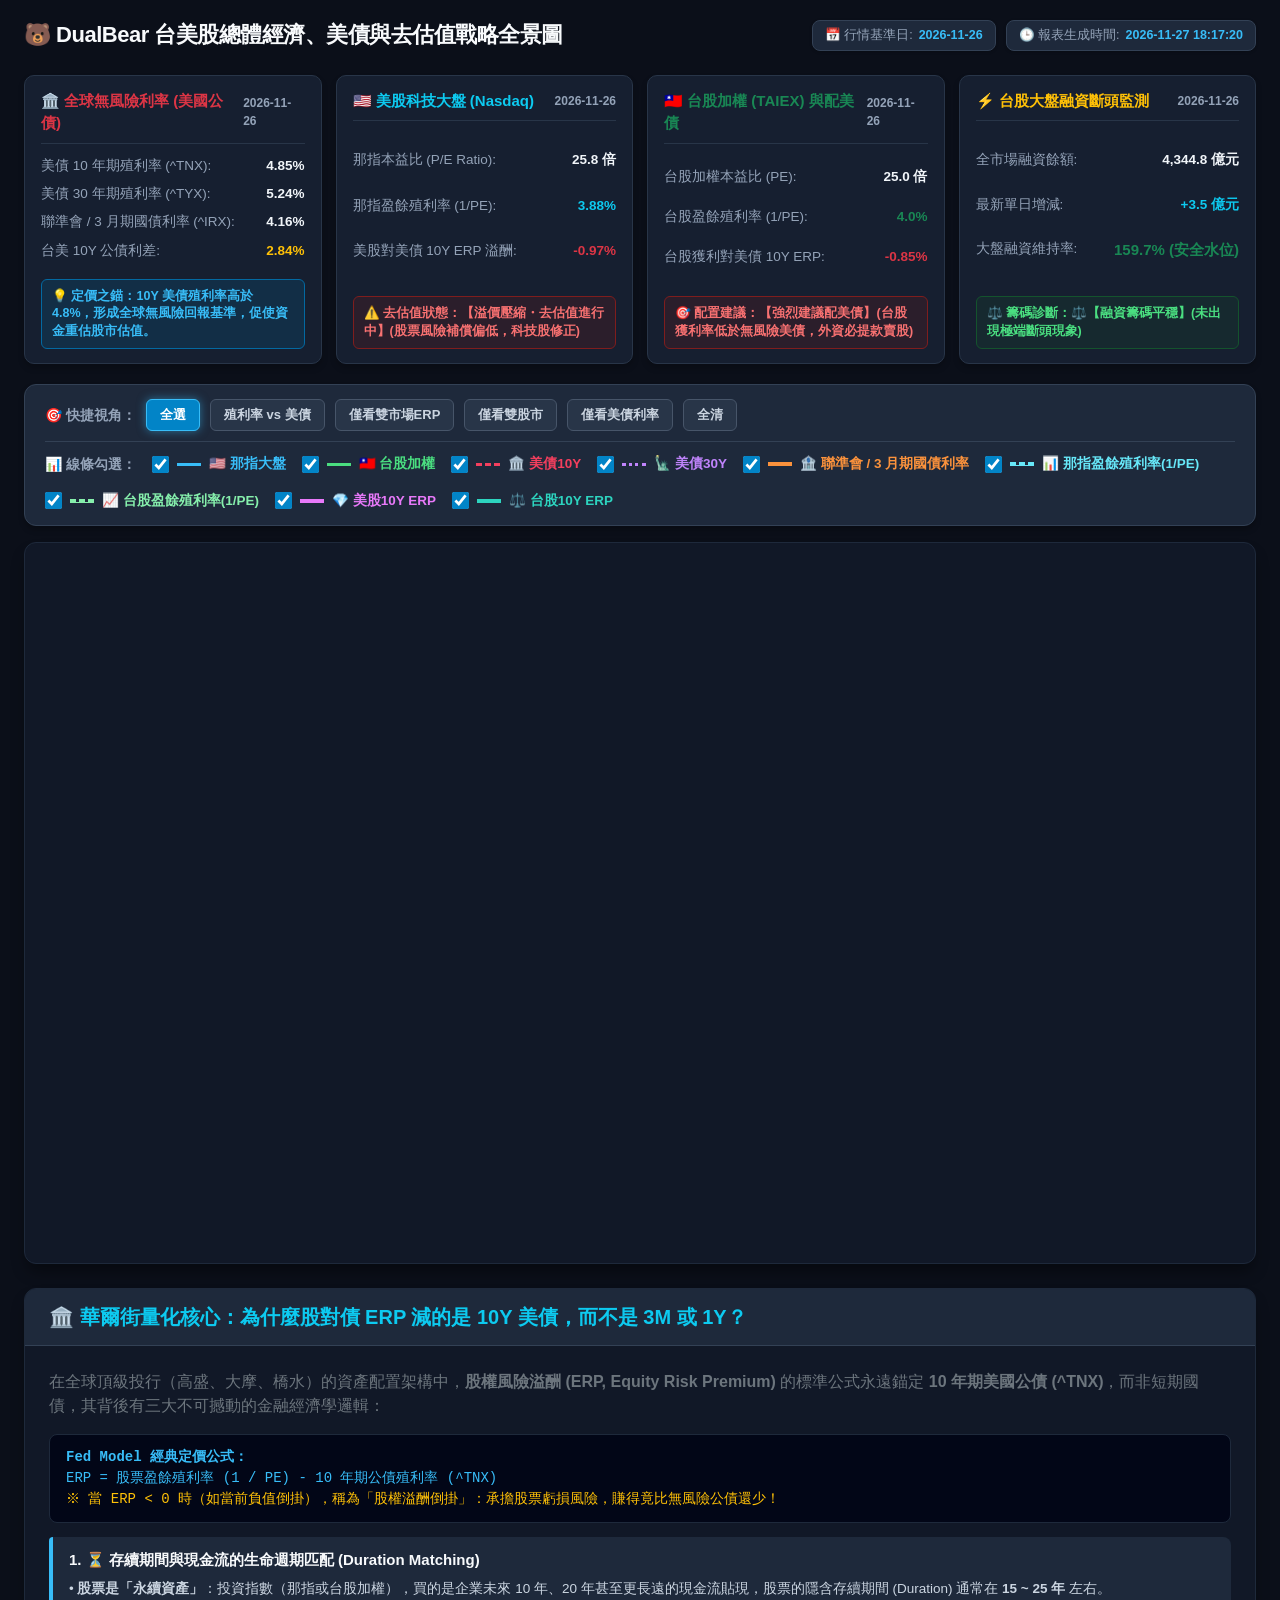
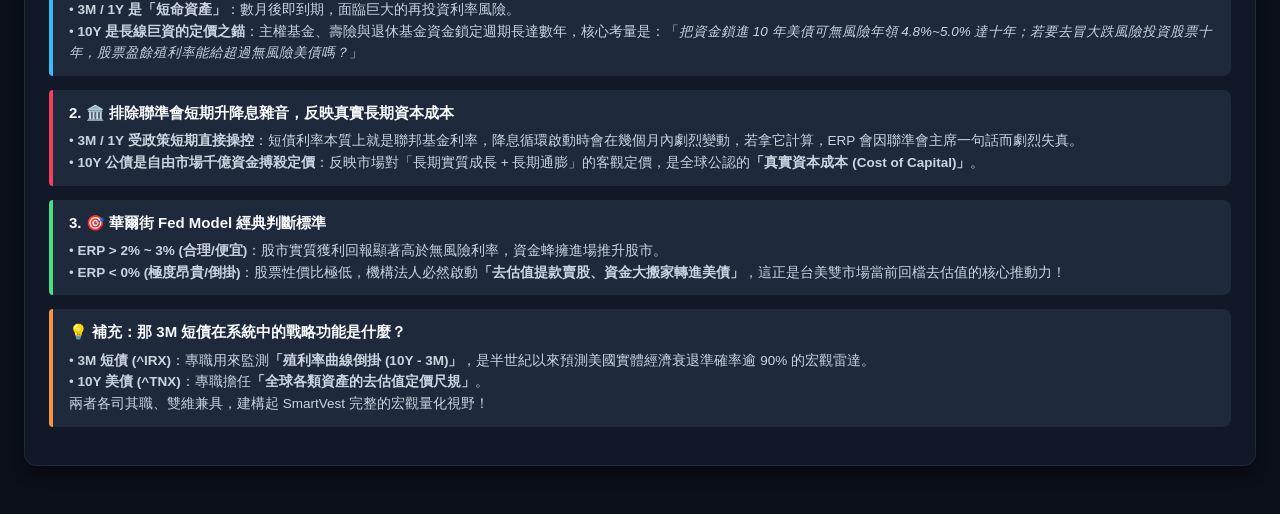
<file: reports/macro_valuation_chart.html>
<!DOCTYPE html>
<html lang="zh-TW">
<head>
  <meta charset="UTF-8">
  <meta name="viewport" content="width=device-width, initial-scale=1.0">
  <title>DualBear 台美股總體經濟、美債與去估值戰略全景圖</title>
  <link href="https://cdn.jsdelivr.net/npm/bootstrap@5.3.3/dist/css/bootstrap.min.css" rel="stylesheet">
  <script src="https://cdn.jsdelivr.net/npm/bootstrap@5.3.3/dist/js/bootstrap.bundle.min.js"></script>
  <style>
    body {
      background-color: #0b0f19;
      color: #e2e8f0;
      font-family: -apple-system, BlinkMacSystemFont, "Segoe UI", Roboto, "Microsoft JhengHei", sans-serif;
      margin: 0;
      padding: 16px 24px;
    }
    .control-panel {
      background-color: #1e293b;
      border: 1px solid #334155;
      border-radius: 12px;
      padding: 14px 20px;
      margin-bottom: 16px;
      display: flex;
      flex-direction: column;
      gap: 12px;
      box-shadow: 0 4px 6px -1px rgba(0, 0, 0, 0.3);
    }
    .control-row-1 {
      display: flex;
      align-items: center;
      gap: 10px;
      flex-wrap: wrap;
      border-bottom: 1px solid #334155;
      padding-bottom: 10px;
    }
    .control-row-2 {
      display: flex;
      align-items: center;
      gap: 16px;
      flex-wrap: wrap;
    }
    .panel-title {
      font-size: 14px;
      font-weight: 700;
      color: #94a3b8;
      display: flex;
      align-items: center;
      gap: 6px;
    }
    .checkbox-item {
      display: inline-flex;
      align-items: center;
      gap: 6px;
      font-weight: 600;
      font-size: 13.5px;
      cursor: pointer;
      user-select: none;
    }
    .checkbox-item input[type="checkbox"] {
      width: 17px;
      height: 17px;
      cursor: pointer;
      border-radius: 4px;
      accent-color: #0284c7;
    }
    /* 線條圖樣指示器 */
    .line-indicator {
      display: inline-block;
      width: 24px;
      height: 0;
      vertical-align: middle;
      margin: 0 2px;
    }
    .ind-solid { border-top: 3px solid; }
    .ind-dash { border-top: 3px dashed; }
    .ind-dot { border-top: 3px dotted; }
    .ind-dashdot { border-top: 3px dashed; border-bottom: 1px solid; height: 3px; }
    
    .tag-nasdaq { color: #38bdf8; }
    .tag-taiex { color: #4ade80; }
    .tag-us10y { color: #f43f5e; }
    .tag-us30y { color: #c084fc; }
    .tag-fed { color: #fb923c; }
    .tag-nasey { color: #67e8f9; }
    .tag-twey { color: #86efac; }
    .tag-userp { color: #e879f9; }
    .tag-twerp { color: #2dd4bf; }

    /* 快捷按鈕與選中高亮改色樣式 */
    .btn-quick {
      font-size: 13px;
      padding: 5px 13px;
      border-radius: 6px;
      background-color: #283548;
      color: #cbd5e1;
      border: 1px solid #475569;
      cursor: pointer;
      font-weight: 600;
      transition: all 0.15s ease-in-out;
    }
    .btn-quick:hover {
      background-color: #3b4c64;
      color: #ffffff;
      border-color: #64748b;
    }
    .btn-quick.active {
      background-color: #0284c7 !important;
      color: #ffffff !important;
      border-color: #38bdf8 !important;
      box-shadow: 0 0 10px rgba(56, 189, 248, 0.5);
    }

    .chart-container {
      border: 1px solid #1e293b;
      border-radius: 12px;
      overflow: hidden;
      background-color: #111827;
      box-shadow: 0 10px 15px -3px rgba(0, 0, 0, 0.4);
      margin-bottom: 24px;
    }

    /* 圖表下方宏觀量化深度解析常駐卡片 */
    .macro-guide-card {
      background-color: #111827;
      border: 1px solid #1e293b;
      border-radius: 12px;
      overflow: hidden;
      margin-top: 8px;
      margin-bottom: 32px;
      box-shadow: 0 10px 15px -3px rgba(0, 0, 0, 0.4);
    }
    .macro-guide-header {
      background-color: #1e293b;
      border-bottom: 1px solid #334155;
      padding: 16px 24px;
    }

    .diagnosis-grid {
      display: grid !important;
      grid-template-columns: repeat(4, minmax(0, 1fr)) !important;
      gap: 14px;
      margin-bottom: 20px;
      width: 100%;
    }
    .diag-card {
      background-color: #161f30;
      border: 1px solid #283548;
      border-radius: 10px;
      padding: 14px 16px;
      box-shadow: 0 4px 6px rgba(0, 0, 0, 0.2);
      display: flex;
      flex-direction: column;
      justify-content: space-between;
      min-width: 0;
    }
    @media (max-width: 640px) {
      .diagnosis-grid {
        grid-template-columns: 1fr !important;
      }
    }
    .diag-header {
      font-size: 15px;
      font-weight: 700;
      margin-bottom: 12px;
      padding-bottom: 8px;
      border-bottom: 1px solid #283548;
      display: flex;
      align-items: center;
      justify-content: space-between;
    }
    .diag-item {
      font-size: 13.5px;
      margin-bottom: 8px;
      display: flex;
      justify-content: space-between;
    }
    .diag-label { color: #94a3b8; }
    .diag-val { font-weight: 600; color: #f1f5f9; }
    .diag-badge {
      display: block;
      margin-top: 10px;
      padding: 8px 10px;
      border-radius: 6px;
      font-size: 12.5px;
      font-weight: 600;
      background-color: #1e293b;
      border: 1px solid #334155;
      line-height: 1.4;
    }
    .badge-danger {
      color: #f87171;
      border-color: #7f1d1d;
      background-color: rgba(127, 29, 29, 0.2);
    }
    .badge-success {
      color: #4ade80;
      border-color: #14532d;
      background-color: rgba(20, 83, 45, 0.2);
    }
    .badge-neutral {
      color: #38bdf8;
      border-color: #0369a1;
      background-color: rgba(3, 105, 161, 0.2);
    }
    .modal-content.dark-modal {
      background-color: #0f172a;
      color: #e2e8f0;
      border: 1px solid #334155;
      border-radius: 12px;
      box-shadow: 0 20px 25px -5px rgba(0, 0, 0, 0.6);
    }
    .dark-modal .modal-header {
      border-bottom: 1px solid #1e293b;
      background-color: #1e293b;
      border-top-left-radius: 11px;
      border-top-right-radius: 11px;
    }
    .dark-modal .modal-footer {
      border-top: 1px solid #1e293b;
      background-color: #1e293b;
      border-bottom-left-radius: 11px;
      border-bottom-right-radius: 11px;
    }
    .formula-box {
      background-color: #020617;
      border: 1px solid #1e293b;
      border-radius: 8px;
      padding: 12px 16px;
      margin: 14px 0;
      font-family: Consolas, monospace;
      color: #38bdf8;
      font-size: 14px;
    }
    .point-card {
      background-color: #1e293b;
      border-left: 4px solid #0284c7;
      border-radius: 4px 8px 8px 4px;
      padding: 12px 16px;
      margin-bottom: 14px;
    }
    .point-title {
      font-weight: 700;
      color: #f8fafc;
      font-size: 15px;
      margin-bottom: 6px;
    }
    .point-desc {
      font-size: 13.5px;
      color: #cbd5e1;
      line-height: 1.6;
      margin: 0;
    }
  
    .main-header {
      padding: 4px 0 16px 0;
      margin-bottom: 8px;
      display: flex;
      justify-content: space-between;
      align-items: center;
      flex-wrap: wrap;
      gap: 12px;
    }
    .main-title {
      font-size: 22px;
      font-weight: 700;
      color: #f8fafc;
      letter-spacing: -0.5px;
      margin: 0;
      display: flex;
      align-items: center;
      gap: 10px;
    }
    .header-meta {
      display: flex;
      align-items: center;
      gap: 10px;
      flex-wrap: wrap;
    }
    .header-badge {
      display: inline-flex;
      align-items: center;
      gap: 6px;
      background: #1e293b;
      border: 1px solid #334155;
      border-radius: 8px;
      padding: 5px 12px;
      font-size: 12.5px;
      color: #94a3b8;
      box-shadow: 0 1px 3px rgba(0, 0, 0, 0.2);
    }
    .header-badge b {
      color: #38bdf8;
      font-weight: 600;
    }
  </style>
</head>
<body>

  <!-- 主視窗頂部主標題 -->
  <div class="main-header">
    <h1 class="main-title">🐻 DualBear 台美股總體經濟、美債與去估值戰略全景圖</h1>
    <div class="header-meta">
      <span class="header-badge">📅 行情基準日: <b>2026-11-26</b></span>
      <span class="header-badge">🕒 報表生成時間: <b>2026-11-27 18:17:20</b></span>
    </div>
  </div>

  <!-- 戰略情報與去估值診斷卡片區 -->
  <div class="diagnosis-grid">
    <!-- 卡片 1: 全球無風險利率定價核心 -->
    <div class="diag-card">
      <div class="diag-header">
        <span class="text-danger">🏛️ 全球無風險利率 (美國公債)</span>
        <span style="font-size:12px; color:#94a3b8;">2026-11-26</span>
      </div>
      <div class="diag-item">
        <span class="diag-label">美債 10 年期殖利率 (^TNX):</span>
        <span class="diag-val">4.85%</span>
      </div>
      <div class="diag-item">
        <span class="diag-label">美債 30 年期殖利率 (^TYX):</span>
        <span class="diag-val">5.24%</span>
      </div>
      <div class="diag-item">
        <span class="diag-label">聯準會 / 3 月期國債利率 (^IRX):</span>
        <span class="diag-val">4.16%</span>
      </div>
      <div class="diag-item">
        <span class="diag-label">台美 10Y 公債利差:</span>
        <span class="diag-val text-warning">2.84%</span>
      </div>
      <div class="diag-badge badge-neutral">
        💡 <strong>定價之錨</strong>：10Y 美債殖利率高於 4.8%，形成全球無風險回報基準，促使資金重估股市估值。
      </div>
    </div>

    <!-- 卡片 2: 美股科技去估值監測 -->
    <div class="diag-card">
      <div class="diag-header">
        <span class="text-info">🇺🇸 美股科技大盤 (Nasdaq)</span>
        <span style="font-size:12px; color:#94a3b8;">2026-11-26</span>
      </div>
      <div class="diag-item">
        <span class="diag-label">那指本益比 (P/E Ratio):</span>
        <span class="diag-val">25.8 倍</span>
      </div>
      <div class="diag-item">
        <span class="diag-label">那指盈餘殖利率 (1/PE):</span>
        <span class="diag-val text-info">3.88%</span>
      </div>
      <div class="diag-item">
        <span class="diag-label">美股對美債 10Y ERP 溢酬:</span>
        <span class="diag-val text-danger">-0.97%</span>
      </div>
      <div class="diag-badge badge-danger">
        ⚠️ <strong>去估值狀態</strong>：【溢價壓縮・去估值進行中】(股票風險補償偏低，科技股修正)
      </div>
    </div>

    <!-- 卡片 3: 台股加權與跨國配美債 -->
    <div class="diag-card">
      <div class="diag-header">
        <span class="text-success">🇹🇼 台股加權 (TAIEX) 與配美債</span>
        <span style="font-size:12px; color:#94a3b8;">2026-11-26</span>
      </div>
      <div class="diag-item">
        <span class="diag-label">台股加權本益比 (PE):</span>
        <span class="diag-val">25.0 倍</span>
      </div>
      <div class="diag-item">
        <span class="diag-label">台股盈餘殖利率 (1/PE):</span>
        <span class="diag-val text-success">4.0%</span>
      </div>
      <div class="diag-item">
        <span class="diag-label">台股獲利對美債 10Y ERP:</span>
        <span class="diag-val text-danger">-0.85%</span>
      </div>
      <div class="diag-badge badge-danger">
        🎯 <strong>配置建議</strong>：【強烈建議配美債】(台股獲利率低於無風險美債，外資必提款賣股)
      </div>
    </div>

    <!-- 卡片 4: 籌碼與融資斷頭風暴 (對齊全域真實維持率) -->
    <div class="diag-card">
      <div class="diag-header">
        <span class="text-warning">⚡ 台股大盤融資斷頭監測</span>
        <span style="font-size:12px; color:#94a3b8;">2026-11-26</span>
      </div>
      <div class="diag-item">
        <span class="diag-label">全市場融資餘額:</span>
        <span class="diag-val">4,344.8 億元</span>
      </div>
      <div class="diag-item">
        <span class="diag-label">最新單日增減:</span>
        <span class="diag-val text-info">+3.5 億元</span>
      </div>
      <div class="diag-item">
        <span class="diag-label">大盤融資維持率:</span>
        <span class="diag-val text-success fw-bold" style="font-size:15px; color:#4ade80;">159.7% (安全水位)</span>
      </div>
      <div class="diag-badge badge-success">
        ⚖️ <strong>籌碼診斷</strong>：⚖️【融資籌碼平穩】(未出現極端斷頭現象)
      </div>
    </div>
  </div>


  <!-- 控制列：第1行放按鈕，第2行放線條勾選 -->
  <div class="control-panel">
    <!-- 第 1 行：左上角快捷按鈕群 + 最右側純圖示說明按鈕 -->
    <div class="control-row-1">
      <span class="panel-title">🎯 快捷視角：</span>
      <button class="btn-quick active" id="btn_all" onclick="setPreset([true, true, true, true, true, true, true, true, true], this)">全選</button>
      <button class="btn-quick" id="btn_ey_bond" onclick="setPreset([false, false, true, false, false, true, true, false, false], this)">殖利率 vs 美債</button>
      <button class="btn-quick" id="btn_erp" onclick="setPreset([false, false, false, false, false, false, false, true, true], this)">僅看雙市場ERP</button>
      <button class="btn-quick" id="btn_stocks" onclick="setPreset([true, true, false, false, false, false, false, false, false], this)">僅看雙股市</button>
      <button class="btn-quick" id="btn_bonds" onclick="setPreset([false, false, true, true, true, false, false, false, false], this)">僅看美債利率</button>
      <button class="btn-quick" id="btn_clear" onclick="setPreset([false, false, false, false, false, false, false, false, false], this)">全清</button>
    </div>

    <!-- 第 2 行：線條獨立勾選（文字旁附帶對應線型與顏色預覽） -->
    <div class="control-row-2">
      <span class="panel-title">📊 線條勾選：</span>

      <label class="checkbox-item tag-nasdaq">
        <input type="checkbox" id="chk_trace_0" checked onchange="toggleTrace(0, this.checked)">
        <span class="line-indicator ind-solid" style="border-color:#38bdf8;"></span>
        🇺🇸 那指大盤
      </label>

      <label class="checkbox-item tag-taiex">
        <input type="checkbox" id="chk_trace_1" checked onchange="toggleTrace(1, this.checked)">
        <span class="line-indicator ind-solid" style="border-color:#4ade80;"></span>
        🇹🇼 台股加權
      </label>

      <label class="checkbox-item tag-us10y">
        <input type="checkbox" id="chk_trace_2" checked onchange="toggleTrace(2, this.checked)">
        <span class="line-indicator ind-dash" style="border-color:#f43f5e;"></span>
        🏛️ 美債10Y
      </label>

      <label class="checkbox-item tag-us30y">
        <input type="checkbox" id="chk_trace_3" checked onchange="toggleTrace(3, this.checked)">
        <span class="line-indicator ind-dot" style="border-color:#c084fc;"></span>
        🗽 美債30Y
      </label>

      <label class="checkbox-item tag-fed">
        <input type="checkbox" id="chk_trace_4" checked onchange="toggleTrace(4, this.checked)">
        <span class="line-indicator ind-solid" style="border-color:#fb923c; border-top-width:4px;"></span>
        🏦 聯準會 / 3 月期國債利率
      </label>

      <label class="checkbox-item tag-nasey">
        <input type="checkbox" id="chk_trace_5" checked onchange="toggleTrace(5, this.checked)">
        <span class="line-indicator ind-dashdot" style="border-color:#67e8f9;"></span>
        📊 那指盈餘殖利率(1/PE)
      </label>

      <label class="checkbox-item tag-twey">
        <input type="checkbox" id="chk_trace_6" checked onchange="toggleTrace(6, this.checked)">
        <span class="line-indicator ind-dashdot" style="border-color:#86efac;"></span>
        📈 台股盈餘殖利率(1/PE)
      </label>

      <label class="checkbox-item tag-userp">
        <input type="checkbox" id="chk_trace_7" checked onchange="toggleTrace(7, this.checked)">
        <span class="line-indicator ind-solid" style="border-color:#e879f9; border-top-width:4px;"></span>
        💎 美股10Y ERP
      </label>

      <label class="checkbox-item tag-twerp">
        <input type="checkbox" id="chk_trace_8" checked onchange="toggleTrace(8, this.checked)">
        <span class="line-indicator ind-solid" style="border-color:#2dd4bf; border-top-width:4px;"></span>
        ⚖️ 台股10Y ERP
      </label>
    </div>
  </div>

  <!-- 圖表畫布 -->
  <div class="chart-container">
    <div>                        <script>window.PlotlyConfig = {MathJaxConfig: 'local'};</script>
        <script charset="utf-8" src="https://cdn.plot.ly/plotly-3.5.0.min.js" integrity="sha256-fHbNLP+GlIXN+efbQec78UkemUz3NJp7UmfGxC1tNxs=" crossorigin="anonymous"></script>                <div id="ab4bd29e-9a53-4e6c-877d-7b4b77af34b8" class="plotly-graph-div" style="height:720px; width:100%;"></div>            <script>                window.PLOTLYENV=window.PLOTLYENV || {};                                if (document.getElementById("ab4bd29e-9a53-4e6c-877d-7b4b77af34b8")) {                    Plotly.newPlot(                        "ab4bd29e-9a53-4e6c-877d-7b4b77af34b8",                        [{"hovertemplate":"🇺🇸 那指大盤: %{y:,.1f} 點\u003cextra\u003e\u003c\u002fextra\u003e","line":{"color":"#38bdf8","width":2.2},"name":"🇺🇸 那斯達克 (Nasdaq)","x":["2026-06-01T00:00:00","2026-06-02T00:00:00","2026-06-03T00:00:00","2026-06-04T00:00:00","2026-06-05T00:00:00","2026-06-08T00:00:00","2026-06-09T00:00:00","2026-06-10T00:00:00","2026-06-11T00:00:00","2026-06-12T00:00:00","2026-06-15T00:00:00","2026-06-16T00:00:00","2026-06-17T00:00:00","2026-06-18T00:00:00","2026-06-22T00:00:00","2026-06-23T00:00:00","2026-06-24T00:00:00","2026-06-25T00:00:00","2026-06-26T00:00:00","2026-06-29T00:00:00","2026-06-30T00:00:00","2026-07-01T00:00:00","2026-07-02T00:00:00","2026-07-03T00:00:00","2026-07-06T00:00:00","2026-07-07T00:00:00","2026-07-08T00:00:00","2026-07-09T00:00:00","2026-07-10T00:00:00","2026-07-13T00:00:00","2026-07-14T00:00:00","2026-07-15T00:00:00","2026-07-16T00:00:00","2026-07-17T00:00:00","2026-07-20T00:00:00","2026-07-21T00:00:00","2026-07-22T00:00:00","2026-07-23T00:00:00","2026-07-24T00:00:00","2026-07-27T00:00:00","2026-07-28T00:00:00","2026-07-29T00:00:00","2026-07-30T00:00:00","2026-07-31T00:00:00","2026-08-03T00:00:00","2026-08-04T00:00:00","2026-08-05T00:00:00","2026-08-06T00:00:00","2026-08-07T00:00:00","2026-08-10T00:00:00","2026-08-11T00:00:00","2026-08-12T00:00:00","2026-08-13T00:00:00","2026-08-14T00:00:00","2026-08-17T00:00:00","2026-08-18T00:00:00","2026-08-19T00:00:00","2026-08-20T00:00:00","2026-08-21T00:00:00","2026-08-24T00:00:00","2026-08-25T00:00:00","2026-08-26T00:00:00","2026-08-27T00:00:00","2026-08-28T00:00:00","2026-08-31T00:00:00","2026-09-01T00:00:00","2026-09-02T00:00:00","2026-09-03T00:00:00","2026-09-04T00:00:00","2026-09-07T00:00:00","2026-09-08T00:00:00","2026-09-09T00:00:00","2026-09-10T00:00:00","2026-09-11T00:00:00","2026-09-14T00:00:00","2026-09-15T00:00:00","2026-09-16T00:00:00","2026-09-17T00:00:00","2026-09-18T00:00:00","2026-09-21T00:00:00","2026-09-22T00:00:00","2026-09-23T00:00:00","2026-09-24T00:00:00","2026-09-25T00:00:00","2026-09-28T00:00:00","2026-09-29T00:00:00","2026-09-30T00:00:00","2026-10-01T00:00:00","2026-10-02T00:00:00","2026-10-05T00:00:00","2026-10-06T00:00:00","2026-10-07T00:00:00","2026-10-08T00:00:00","2026-10-09T00:00:00","2026-10-12T00:00:00","2026-10-13T00:00:00","2026-10-14T00:00:00","2026-10-15T00:00:00","2026-10-16T00:00:00","2026-10-19T00:00:00","2026-10-20T00:00:00","2026-10-21T00:00:00","2026-10-22T00:00:00","2026-10-23T00:00:00","2026-10-26T00:00:00","2026-10-27T00:00:00","2026-10-28T00:00:00","2026-10-29T00:00:00","2026-10-30T00:00:00","2026-11-02T00:00:00","2026-11-03T00:00:00","2026-11-04T00:00:00","2026-11-05T00:00:00","2026-11-06T00:00:00","2026-11-09T00:00:00","2026-11-10T00:00:00","2026-11-11T00:00:00","2026-11-12T00:00:00","2026-11-13T00:00:00","2026-11-16T00:00:00","2026-11-17T00:00:00","2026-11-18T00:00:00","2026-11-19T00:00:00","2026-11-20T00:00:00","2026-11-23T00:00:00","2026-11-24T00:00:00","2026-11-25T00:00:00","2026-11-26T00:00:00"],"y":{"dtype":"f8","bdata":"AAAA4LNz2kAAAACgeXXaQAAAAMB+OdpAAAAAgL0z2kAAAACAWxvZQAAAAEBqUtlAAAAAgLQT2UAAAAAAYJTYQAAAAEBqNNlAAAAAwDVI2UAAAAAg\[base64]\u002fs2EAAAACABOnYQAAAAIBNO9lAAAAAoLkW2UAAAAAgbIzYQAAAAID0Y9hAAAAAIAVZ2EAAAABAOkvYQAAAACC83tdAAAAAgIuI2EAAAABgdsfYQAAAAKB5TtlAAAAAYD\u002f22UAAAAAg3L7ZQAAAAGAWu9lAAAAAoKcQ2kAAAAAAV\u002fvZQAAAAMBc09lAAAAAYB\u002f32UAAAADgwSzaQAAAAEBKGtpAAAAAQDoF2kAAAACAbazZQAAAAMDFttlAAAAA4Mp02UAAAACAHZHZQAAAACAMX9lAAAAAQNOJ2UAAAADAjITZQAAAAGBW69lAAAAA4JrI2UAAAAAAucDZQAAAAEDxfNlAAAAAIHWa2UAAAADgA\u002fbZQAAAAGC\u002f4tlAAAAAYL\[base64]"},"type":"scatter","xaxis":"x","yaxis":"y"},{"hovertemplate":"🇹🇼 台股加權: %{y:,.1f} 點\u003cextra\u003e\u003c\u002fextra\u003e","line":{"color":"#4ade80","width":2.2},"name":"🇹🇼 台股加權 (TAIEX)","x":["2026-06-01T00:00:00","2026-06-02T00:00:00","2026-06-03T00:00:00","2026-06-04T00:00:00","2026-06-05T00:00:00","2026-06-08T00:00:00","2026-06-09T00:00:00","2026-06-10T00:00:00","2026-06-11T00:00:00","2026-06-12T00:00:00","2026-06-15T00:00:00","2026-06-16T00:00:00","2026-06-17T00:00:00","2026-06-18T00:00:00","2026-06-22T00:00:00","2026-06-23T00:00:00","2026-06-24T00:00:00","2026-06-25T00:00:00","2026-06-26T00:00:00","2026-06-29T00:00:00","2026-06-30T00:00:00","2026-07-01T00:00:00","2026-07-02T00:00:00","2026-07-03T00:00:00","2026-07-06T00:00:00","2026-07-07T00:00:00","2026-07-08T00:00:00","2026-07-09T00:00:00","2026-07-10T00:00:00","2026-07-13T00:00:00","2026-07-14T00:00:00","2026-07-15T00:00:00","2026-07-16T00:00:00","2026-07-17T00:00:00","2026-07-20T00:00:00","2026-07-21T00:00:00","2026-07-22T00:00:00","2026-07-23T00:00:00","2026-07-24T00:00:00","2026-07-27T00:00:00","2026-07-28T00:00:00","2026-07-29T00:00:00","2026-07-30T00:00:00","2026-07-31T00:00:00","2026-08-03T00:00:00","2026-08-04T00:00:00","2026-08-05T00:00:00","2026-08-06T00:00:00","2026-08-07T00:00:00","2026-08-10T00:00:00","2026-08-11T00:00:00","2026-08-12T00:00:00","2026-08-13T00:00:00","2026-08-14T00:00:00","2026-08-17T00:00:00","2026-08-18T00:00:00","2026-08-19T00:00:00","2026-08-20T00:00:00","2026-08-21T00:00:00","2026-08-24T00:00:00","2026-08-25T00:00:00","2026-08-26T00:00:00","2026-08-27T00:00:00","2026-08-28T00:00:00","2026-08-31T00:00:00","2026-09-01T00:00:00","2026-09-02T00:00:00","2026-09-03T00:00:00","2026-09-04T00:00:00","2026-09-07T00:00:00","2026-09-08T00:00:00","2026-09-09T00:00:00","2026-09-10T00:00:00","2026-09-11T00:00:00","2026-09-14T00:00:00","2026-09-15T00:00:00","2026-09-16T00:00:00","2026-09-17T00:00:00","2026-09-18T00:00:00","2026-09-21T00:00:00","2026-09-22T00:00:00","2026-09-23T00:00:00","2026-09-24T00:00:00","2026-09-25T00:00:00","2026-09-28T00:00:00","2026-09-29T00:00:00","2026-09-30T00:00:00","2026-10-01T00:00:00","2026-10-02T00:00:00","2026-10-05T00:00:00","2026-10-06T00:00:00","2026-10-07T00:00:00","2026-10-08T00:00:00","2026-10-09T00:00:00","2026-10-12T00:00:00","2026-10-13T00:00:00","2026-10-14T00:00:00","2026-10-15T00:00:00","2026-10-16T00:00:00","2026-10-19T00:00:00","2026-10-20T00:00:00","2026-10-21T00:00:00","2026-10-22T00:00:00","2026-10-23T00:00:00","2026-10-26T00:00:00","2026-10-27T00:00:00","2026-10-28T00:00:00","2026-10-29T00:00:00","2026-10-30T00:00:00","2026-11-02T00:00:00","2026-11-03T00:00:00","2026-11-04T00:00:00","2026-11-05T00:00:00","2026-11-06T00:00:00","2026-11-09T00:00:00","2026-11-10T00:00:00","2026-11-11T00:00:00","2026-11-12T00:00:00","2026-11-13T00:00:00","2026-11-16T00:00:00","2026-11-17T00:00:00","2026-11-18T00:00:00","2026-11-19T00:00:00","2026-11-20T00:00:00","2026-11-23T00:00:00","2026-11-24T00:00:00","2026-11-25T00:00:00","2026-11-26T00:00:00"],"y":{"dtype":"f8","bdata":"AAAAID0j5kAAAADgqT7mQAAAACBlr+ZAAAAAwK5N5kAAAAAg3gHmQAAAAADZPeVAAAAAIA7U5UAAAABAMRvlQAAAAMCuEeVAAAAAQCGR5UAAAACgnyrmQAAAACAmXuZAAAAAgKxm5kAAAABgJrDmQAAAAGCwT+dAAAAAwJT\u002f5kAAAABAc3vmQAAAAGDoleZAAAAAYHjD5UAAAADA\u002fPjlQAAAACC9heZAAAAAoF\[base64]\u002f40AAAAAA+A3lQAAAACBNL+VAAAAAIBUs5UAAAABAc8jlQAAAAGCWreVAAAAAID2Y5UAAAABgGPDlQAAAAAAXCOZAAAAAQMI55kAAAABgr3jmQAAAAGBgXuZAAAAAoChk5kAAAADAlR\u002fmQAAAAEDr1eVAAAAAoLfw5UAAAABACRXmQAAAAEBK2+VAAAAAwC4O5kAAAADgE2HmQAAAAADncuZAAAAAYG6f5kAAAAAAD4bmQAAAAACX7OZAAAAAAJeK5kAAAAAgNWTmQAAAACDkuuZAAAAAoMgb50AAAAAAOQDnQAAAAIDrCedAAAAAoI\u002fr5kAAAABAG43mQAAAAKDQZOZAAAAAoO845kAAAADAHGPmQAAAAAAAmuZAAAAAAJgJ50AAAADg2kznQAAAAIAFV+dAAAAAQKmD50AAAABAE3PnQAAAAEATc+dAAAAAQBNz50AAAADA\u002fkHnQAAAACCEaOdAAAAAoC+c50AAAACgd6vnQAAAAEABRuhAAAAAoNFT6EAAAADgy1HoQAAAACAuFOhAAAAAIC4U6EAAAADAvhLoQAAAAOCpmudAAAAAgDq+50AAAADgO+\u002fmQAAAAGDoAOdAAAAAgMLc5kAAAADAnZrmQAAAAKD45OZAAAAAwC175kAAAADALXvmQAAAAMAte+ZAAAAAYAeC5kAAAACAcvfmQAAAAIAKpOZAAAAAgHoT5kAAAACABO\u002flQAAAAEBxJeVAAAAAIJ345EAAAAAA10zkQAAAAIC0YuNAAAAAYLZX5EAAAACA\u002fdrkQAAAAMAknOVAAAAA4HsK5UAAAADgY1PlQAAAAIACCuRAAAAAgIOT40AAAAAgXaDjQAAAAIBcw+JAAAAAQCmY4UAAAACAfPnhQAAAAEBLl+NAAAAAwG2m4kAAAADg+R3jQA=="},"type":"scatter","xaxis":"x","yaxis":"y"},{"hovertemplate":"🏛️ 美債10Y殖利率: %{y:.2f}%\u003cextra\u003e\u003c\u002fextra\u003e","line":{"color":"#f43f5e","dash":"dash","width":2.2},"name":"🏛️ 美債10Y殖利率 (^TNX)","x":["2026-06-01T00:00:00","2026-06-02T00:00:00","2026-06-03T00:00:00","2026-06-04T00:00:00","2026-06-05T00:00:00","2026-06-08T00:00:00","2026-06-09T00:00:00","2026-06-10T00:00:00","2026-06-11T00:00:00","2026-06-12T00:00:00","2026-06-15T00:00:00","2026-06-16T00:00:00","2026-06-17T00:00:00","2026-06-18T00:00:00","2026-06-22T00:00:00","2026-06-23T00:00:00","2026-06-24T00:00:00","2026-06-25T00:00:00","2026-06-26T00:00:00","2026-06-29T00:00:00","2026-06-30T00:00:00","2026-07-01T00:00:00","2026-07-02T00:00:00","2026-07-03T00:00:00","2026-07-06T00:00:00","2026-07-07T00:00:00","2026-07-08T00:00:00","2026-07-09T00:00:00","2026-07-10T00:00:00","2026-07-13T00:00:00","2026-07-14T00:00:00","2026-07-15T00:00:00","2026-07-16T00:00:00","2026-07-17T00:00:00","2026-07-20T00:00:00","2026-07-21T00:00:00","2026-07-22T00:00:00","2026-07-23T00:00:00","2026-07-24T00:00:00","2026-07-27T00:00:00","2026-07-28T00:00:00","2026-07-29T00:00:00","2026-07-30T00:00:00","2026-07-31T00:00:00","2026-08-03T00:00:00","2026-08-04T00:00:00","2026-08-05T00:00:00","2026-08-06T00:00:00","2026-08-07T00:00:00","2026-08-10T00:00:00","2026-08-11T00:00:00","2026-08-12T00:00:00","2026-08-13T00:00:00","2026-08-14T00:00:00","2026-08-17T00:00:00","2026-08-18T00:00:00","2026-08-19T00:00:00","2026-08-20T00:00:00","2026-08-21T00:00:00","2026-08-24T00:00:00","2026-08-25T00:00:00","2026-08-26T00:00:00","2026-08-27T00:00:00","2026-08-28T00:00:00","2026-08-31T00:00:00","2026-09-01T00:00:00","2026-09-02T00:00:00","2026-09-03T00:00:00","2026-09-04T00:00:00","2026-09-07T00:00:00","2026-09-08T00:00:00","2026-09-09T00:00:00","2026-09-10T00:00:00","2026-09-11T00:00:00","2026-09-14T00:00:00","2026-09-15T00:00:00","2026-09-16T00:00:00","2026-09-17T00:00:00","2026-09-18T00:00:00","2026-09-21T00:00:00","2026-09-22T00:00:00","2026-09-23T00:00:00","2026-09-24T00:00:00","2026-09-25T00:00:00","2026-09-28T00:00:00","2026-09-29T00:00:00","2026-09-30T00:00:00","2026-10-01T00:00:00","2026-10-02T00:00:00","2026-10-05T00:00:00","2026-10-06T00:00:00","2026-10-07T00:00:00","2026-10-08T00:00:00","2026-10-09T00:00:00","2026-10-12T00:00:00","2026-10-13T00:00:00","2026-10-14T00:00:00","2026-10-15T00:00:00","2026-10-16T00:00:00","2026-10-19T00:00:00","2026-10-20T00:00:00","2026-10-21T00:00:00","2026-10-22T00:00:00","2026-10-23T00:00:00","2026-10-26T00:00:00","2026-10-27T00:00:00","2026-10-28T00:00:00","2026-10-29T00:00:00","2026-10-30T00:00:00","2026-11-02T00:00:00","2026-11-03T00:00:00","2026-11-04T00:00:00","2026-11-05T00:00:00","2026-11-06T00:00:00","2026-11-09T00:00:00","2026-11-10T00:00:00","2026-11-11T00:00:00","2026-11-12T00:00:00","2026-11-13T00:00:00","2026-11-16T00:00:00","2026-11-17T00:00:00","2026-11-18T00:00:00","2026-11-19T00:00:00","2026-11-20T00:00:00","2026-11-23T00:00:00","2026-11-24T00:00:00","2026-11-25T00:00:00","2026-11-26T00:00:00"],"y":{"dtype":"f8","bdata":"AAAAYGbmEUAAAACA69ERQAAAAMDI9hFAAAAAwHLoEUAAAAAg3SQSQAAAAIA\u002fNRJAAAAAAKwcEkAAAAAAAisSQAAAAKAc2hFAAAAAILDyEUAAAACAQeARQAAAAKBFthFAAAAAoBzaEUAAAAAA080RQAAAAEA3CRJAAAAAANX4EUAAAADgpZsRQAAAAIBokRFAAAAAoO18EUAAAADg+X4RQAAAAEAIrBFAAAAAYGbmEUAAAADgo\u002fARQAAAAOCj8BFAAAAAAH\[base64]\u002fCFEAAAADgIlsUQAAAACBaZBRAAAAAoEOLFEAAAADgzncUQAAAAACBlRRAAAAAQN\u002fPE0AAAABAtvMTQAAAAACq8RNAAAAAANX4E0AAAACAFC4UQAAAAGC89BNAAAAAwEu3E0AAAADAdJMTQAAAACDZzhNAAAAAwHSTE0AAAACAFlkTQAAAAMCdbxNAAAAAYLx0E0AAAACAl+4TQAAAAMDz\u002fRNAAAAA4HhpFEAAAAAgsp0UQAAAAGDnexRAAAAA4HhpFEAAAACAlUMUQAAAAIA\u002fNRRAAAAAYOOlE0AAAABACKwTQAAAACCynRNAAAAAIFpkE0AAAAAgWmQTQA=="},"type":"scatter","xaxis":"x","yaxis":"y2"},{"hovertemplate":"🗽 美債30Y長債: %{y:.2f}%\u003cextra\u003e\u003c\u002fextra\u003e","line":{"color":"#c084fc","dash":"dot","width":2.0},"name":"🗽 美債30Y長債 (^TYX)","x":["2026-06-01T00:00:00","2026-06-02T00:00:00","2026-06-03T00:00:00","2026-06-04T00:00:00","2026-06-05T00:00:00","2026-06-08T00:00:00","2026-06-09T00:00:00","2026-06-10T00:00:00","2026-06-11T00:00:00","2026-06-12T00:00:00","2026-06-15T00:00:00","2026-06-16T00:00:00","2026-06-17T00:00:00","2026-06-18T00:00:00","2026-06-22T00:00:00","2026-06-23T00:00:00","2026-06-24T00:00:00","2026-06-25T00:00:00","2026-06-26T00:00:00","2026-06-29T00:00:00","2026-06-30T00:00:00","2026-07-01T00:00:00","2026-07-02T00:00:00","2026-07-03T00:00:00","2026-07-06T00:00:00","2026-07-07T00:00:00","2026-07-08T00:00:00","2026-07-09T00:00:00","2026-07-10T00:00:00","2026-07-13T00:00:00","2026-07-14T00:00:00","2026-07-15T00:00:00","2026-07-16T00:00:00","2026-07-17T00:00:00","2026-07-20T00:00:00","2026-07-21T00:00:00","2026-07-22T00:00:00","2026-07-23T00:00:00","2026-07-24T00:00:00","2026-07-27T00:00:00","2026-07-28T00:00:00","2026-07-29T00:00:00","2026-07-30T00:00:00","2026-07-31T00:00:00","2026-08-03T00:00:00","2026-08-04T00:00:00","2026-08-05T00:00:00","2026-08-06T00:00:00","2026-08-07T00:00:00","2026-08-10T00:00:00","2026-08-11T00:00:00","2026-08-12T00:00:00","2026-08-13T00:00:00","2026-08-14T00:00:00","2026-08-17T00:00:00","2026-08-18T00:00:00","2026-08-19T00:00:00","2026-08-20T00:00:00","2026-08-21T00:00:00","2026-08-24T00:00:00","2026-08-25T00:00:00","2026-08-26T00:00:00","2026-08-27T00:00:00","2026-08-28T00:00:00","2026-08-31T00:00:00","2026-09-01T00:00:00","2026-09-02T00:00:00","2026-09-03T00:00:00","2026-09-04T00:00:00","2026-09-07T00:00:00","2026-09-08T00:00:00","2026-09-09T00:00:00","2026-09-10T00:00:00","2026-09-11T00:00:00","2026-09-14T00:00:00","2026-09-15T00:00:00","2026-09-16T00:00:00","2026-09-17T00:00:00","2026-09-18T00:00:00","2026-09-21T00:00:00","2026-09-22T00:00:00","2026-09-23T00:00:00","2026-09-24T00:00:00","2026-09-25T00:00:00","2026-09-28T00:00:00","2026-09-29T00:00:00","2026-09-30T00:00:00","2026-10-01T00:00:00","2026-10-02T00:00:00","2026-10-05T00:00:00","2026-10-06T00:00:00","2026-10-07T00:00:00","2026-10-08T00:00:00","2026-10-09T00:00:00","2026-10-12T00:00:00","2026-10-13T00:00:00","2026-10-14T00:00:00","2026-10-15T00:00:00","2026-10-16T00:00:00","2026-10-19T00:00:00","2026-10-20T00:00:00","2026-10-21T00:00:00","2026-10-22T00:00:00","2026-10-23T00:00:00","2026-10-26T00:00:00","2026-10-27T00:00:00","2026-10-28T00:00:00","2026-10-29T00:00:00","2026-10-30T00:00:00","2026-11-02T00:00:00","2026-11-03T00:00:00","2026-11-04T00:00:00","2026-11-05T00:00:00","2026-11-06T00:00:00","2026-11-09T00:00:00","2026-11-10T00:00:00","2026-11-11T00:00:00","2026-11-12T00:00:00","2026-11-13T00:00:00","2026-11-16T00:00:00","2026-11-17T00:00:00","2026-11-18T00:00:00","2026-11-19T00:00:00","2026-11-20T00:00:00","2026-11-23T00:00:00","2026-11-24T00:00:00","2026-11-25T00:00:00","2026-11-26T00:00:00"],"y":{"dtype":"f8","bdata":"AAAAwMj2E0AAAABANd4TQAAAAIDC9RNAAAAA4HjpE0AAAADg+f4TQAAAAICTGBRAAAAAoEMLFEAAAACgmRkUQAAAAADTzRNAAAAAYGbmE0AAAADgTeITQAAAAKBFthNAAAAAYDm0E0AAAADAn5oTQAAAAGC6yRNAAAAAYI\u002fCE0AAAABAi2wTQAAAAICXbhNAAAAAYLx0E0AAAADgo3ATQAAAAOClmxNAAAAAIC\u002fdE0AAAADgo\u002fATQAAAAOCj8BNAAAAAANX4E0AAAABACCwUQAAAAGCPQhRAAAAAoEU2FEAAAABAtEgUQAAAACBaZBRAAAAAgEFgFEAAAAAA\u002flQUQAAAACBaZBRAAAAAQIlBFEAAAAAA1XgUQAAAAMAehRRAAAAAIIeWFEAAAACgGq8UQAAAAGDjpRRAAAAAAACAFEAAAADgTWIUQAAAAKBukhRAAAAAAP7UFEAAAACgmRkVQAAAAECL7BRAAAAAYI\[base64]\u002fAUQA=="},"type":"scatter","xaxis":"x","yaxis":"y2"},{"hovertemplate":"🏦 聯準會 \u002f 3 月期國債利率基準利率: %{y:.2f}%\u003cextra\u003e\u003c\u002fextra\u003e","line":{"color":"#fb923c","shape":"hv","width":2.0},"name":"🏦 聯準會 \u002f 3 月期國債利率基準利率 (^IRX)","x":["2026-06-01T00:00:00","2026-06-02T00:00:00","2026-06-03T00:00:00","2026-06-04T00:00:00","2026-06-05T00:00:00","2026-06-08T00:00:00","2026-06-09T00:00:00","2026-06-10T00:00:00","2026-06-11T00:00:00","2026-06-12T00:00:00","2026-06-15T00:00:00","2026-06-16T00:00:00","2026-06-17T00:00:00","2026-06-18T00:00:00","2026-06-22T00:00:00","2026-06-23T00:00:00","2026-06-24T00:00:00","2026-06-25T00:00:00","2026-06-26T00:00:00","2026-06-29T00:00:00","2026-06-30T00:00:00","2026-07-01T00:00:00","2026-07-02T00:00:00","2026-07-03T00:00:00","2026-07-06T00:00:00","2026-07-07T00:00:00","2026-07-08T00:00:00","2026-07-09T00:00:00","2026-07-10T00:00:00","2026-07-13T00:00:00","2026-07-14T00:00:00","2026-07-15T00:00:00","2026-07-16T00:00:00","2026-07-17T00:00:00","2026-07-20T00:00:00","2026-07-21T00:00:00","2026-07-22T00:00:00","2026-07-23T00:00:00","2026-07-24T00:00:00","2026-07-27T00:00:00","2026-07-28T00:00:00","2026-07-29T00:00:00","2026-07-30T00:00:00","2026-07-31T00:00:00","2026-08-03T00:00:00","2026-08-04T00:00:00","2026-08-05T00:00:00","2026-08-06T00:00:00","2026-08-07T00:00:00","2026-08-10T00:00:00","2026-08-11T00:00:00","2026-08-12T00:00:00","2026-08-13T00:00:00","2026-08-14T00:00:00","2026-08-17T00:00:00","2026-08-18T00:00:00","2026-08-19T00:00:00","2026-08-20T00:00:00","2026-08-21T00:00:00","2026-08-24T00:00:00","2026-08-25T00:00:00","2026-08-26T00:00:00","2026-08-27T00:00:00","2026-08-28T00:00:00","2026-08-31T00:00:00","2026-09-01T00:00:00","2026-09-02T00:00:00","2026-09-03T00:00:00","2026-09-04T00:00:00","2026-09-07T00:00:00","2026-09-08T00:00:00","2026-09-09T00:00:00","2026-09-10T00:00:00","2026-09-11T00:00:00","2026-09-14T00:00:00","2026-09-15T00:00:00","2026-09-16T00:00:00","2026-09-17T00:00:00","2026-09-18T00:00:00","2026-09-21T00:00:00","2026-09-22T00:00:00","2026-09-23T00:00:00","2026-09-24T00:00:00","2026-09-25T00:00:00","2026-09-28T00:00:00","2026-09-29T00:00:00","2026-09-30T00:00:00","2026-10-01T00:00:00","2026-10-02T00:00:00","2026-10-05T00:00:00","2026-10-06T00:00:00","2026-10-07T00:00:00","2026-10-08T00:00:00","2026-10-09T00:00:00","2026-10-12T00:00:00","2026-10-13T00:00:00","2026-10-14T00:00:00","2026-10-15T00:00:00","2026-10-16T00:00:00","2026-10-19T00:00:00","2026-10-20T00:00:00","2026-10-21T00:00:00","2026-10-22T00:00:00","2026-10-23T00:00:00","2026-10-26T00:00:00","2026-10-27T00:00:00","2026-10-28T00:00:00","2026-10-29T00:00:00","2026-10-30T00:00:00","2026-11-02T00:00:00","2026-11-03T00:00:00","2026-11-04T00:00:00","2026-11-05T00:00:00","2026-11-06T00:00:00","2026-11-09T00:00:00","2026-11-10T00:00:00","2026-11-11T00:00:00","2026-11-12T00:00:00","2026-11-13T00:00:00","2026-11-16T00:00:00","2026-11-17T00:00:00","2026-11-18T00:00:00","2026-11-19T00:00:00","2026-11-20T00:00:00","2026-11-23T00:00:00","2026-11-24T00:00:00","2026-11-25T00:00:00","2026-11-26T00:00:00"],"y":{"dtype":"f8","bdata":"[base64]\[base64]"},"type":"scatter","xaxis":"x","yaxis":"y2"},{"hovertemplate":"📊 那指盈餘殖利率: %{y:.2f}%\u003cextra\u003e\u003c\u002fextra\u003e","line":{"color":"#67e8f9","dash":"dashdot","width":2.0},"name":"📊 那指盈餘殖利率 (1\u002fPE)","x":["2026-06-01T00:00:00","2026-06-02T00:00:00","2026-06-03T00:00:00","2026-06-04T00:00:00","2026-06-05T00:00:00","2026-06-08T00:00:00","2026-06-09T00:00:00","2026-06-10T00:00:00","2026-06-11T00:00:00","2026-06-12T00:00:00","2026-06-15T00:00:00","2026-06-16T00:00:00","2026-06-17T00:00:00","2026-06-18T00:00:00","2026-06-22T00:00:00","2026-06-23T00:00:00","2026-06-24T00:00:00","2026-06-25T00:00:00","2026-06-26T00:00:00","2026-06-29T00:00:00","2026-06-30T00:00:00","2026-07-01T00:00:00","2026-07-02T00:00:00","2026-07-03T00:00:00","2026-07-06T00:00:00","2026-07-07T00:00:00","2026-07-08T00:00:00","2026-07-09T00:00:00","2026-07-10T00:00:00","2026-07-13T00:00:00","2026-07-14T00:00:00","2026-07-15T00:00:00","2026-07-16T00:00:00","2026-07-17T00:00:00","2026-07-20T00:00:00","2026-07-21T00:00:00","2026-07-22T00:00:00","2026-07-23T00:00:00","2026-07-24T00:00:00","2026-07-27T00:00:00","2026-07-28T00:00:00","2026-07-29T00:00:00","2026-07-30T00:00:00","2026-07-31T00:00:00","2026-08-03T00:00:00","2026-08-04T00:00:00","2026-08-05T00:00:00","2026-08-06T00:00:00","2026-08-07T00:00:00","2026-08-10T00:00:00","2026-08-11T00:00:00","2026-08-12T00:00:00","2026-08-13T00:00:00","2026-08-14T00:00:00","2026-08-17T00:00:00","2026-08-18T00:00:00","2026-08-19T00:00:00","2026-08-20T00:00:00","2026-08-21T00:00:00","2026-08-24T00:00:00","2026-08-25T00:00:00","2026-08-26T00:00:00","2026-08-27T00:00:00","2026-08-28T00:00:00","2026-08-31T00:00:00","2026-09-01T00:00:00","2026-09-02T00:00:00","2026-09-03T00:00:00","2026-09-04T00:00:00","2026-09-07T00:00:00","2026-09-08T00:00:00","2026-09-09T00:00:00","2026-09-10T00:00:00","2026-09-11T00:00:00","2026-09-14T00:00:00","2026-09-15T00:00:00","2026-09-16T00:00:00","2026-09-17T00:00:00","2026-09-18T00:00:00","2026-09-21T00:00:00","2026-09-22T00:00:00","2026-09-23T00:00:00","2026-09-24T00:00:00","2026-09-25T00:00:00","2026-09-28T00:00:00","2026-09-29T00:00:00","2026-09-30T00:00:00","2026-10-01T00:00:00","2026-10-02T00:00:00","2026-10-05T00:00:00","2026-10-06T00:00:00","2026-10-07T00:00:00","2026-10-08T00:00:00","2026-10-09T00:00:00","2026-10-12T00:00:00","2026-10-13T00:00:00","2026-10-14T00:00:00","2026-10-15T00:00:00","2026-10-16T00:00:00","2026-10-19T00:00:00","2026-10-20T00:00:00","2026-10-21T00:00:00","2026-10-22T00:00:00","2026-10-23T00:00:00","2026-10-26T00:00:00","2026-10-27T00:00:00","2026-10-28T00:00:00","2026-10-29T00:00:00","2026-10-30T00:00:00","2026-11-02T00:00:00","2026-11-03T00:00:00","2026-11-04T00:00:00","2026-11-05T00:00:00","2026-11-06T00:00:00","2026-11-09T00:00:00","2026-11-10T00:00:00","2026-11-11T00:00:00","2026-11-12T00:00:00","2026-11-13T00:00:00","2026-11-16T00:00:00","2026-11-17T00:00:00","2026-11-18T00:00:00","2026-11-19T00:00:00","2026-11-20T00:00:00","2026-11-23T00:00:00","2026-11-24T00:00:00","2026-11-25T00:00:00","2026-11-26T00:00:00"],"y":{"dtype":"f8","bdata":"[base64]\[base64]\[base64]\u002fC9ShcC0Bcj8L1KFwLQAAAAAAAAAxArkfhehSuC0CuR+F6FK4LQFyPwvUoXAtAFK5H4XoUDEApXI\[base64]"},"type":"scatter","xaxis":"x","yaxis":"y2"},{"hovertemplate":"📈 台股盈餘殖利率: %{y:.2f}%\u003cextra\u003e\u003c\u002fextra\u003e","line":{"color":"#86efac","dash":"dashdot","width":2.0},"name":"📈 台股盈餘殖利率 (1\u002fPE)","x":["2026-06-01T00:00:00","2026-06-02T00:00:00","2026-06-03T00:00:00","2026-06-04T00:00:00","2026-06-05T00:00:00","2026-06-08T00:00:00","2026-06-09T00:00:00","2026-06-10T00:00:00","2026-06-11T00:00:00","2026-06-12T00:00:00","2026-06-15T00:00:00","2026-06-16T00:00:00","2026-06-17T00:00:00","2026-06-18T00:00:00","2026-06-22T00:00:00","2026-06-23T00:00:00","2026-06-24T00:00:00","2026-06-25T00:00:00","2026-06-26T00:00:00","2026-06-29T00:00:00","2026-06-30T00:00:00","2026-07-01T00:00:00","2026-07-02T00:00:00","2026-07-03T00:00:00","2026-07-06T00:00:00","2026-07-07T00:00:00","2026-07-08T00:00:00","2026-07-09T00:00:00","2026-07-10T00:00:00","2026-07-13T00:00:00","2026-07-14T00:00:00","2026-07-15T00:00:00","2026-07-16T00:00:00","2026-07-17T00:00:00","2026-07-20T00:00:00","2026-07-21T00:00:00","2026-07-22T00:00:00","2026-07-23T00:00:00","2026-07-24T00:00:00","2026-07-27T00:00:00","2026-07-28T00:00:00","2026-07-29T00:00:00","2026-07-30T00:00:00","2026-07-31T00:00:00","2026-08-03T00:00:00","2026-08-04T00:00:00","2026-08-05T00:00:00","2026-08-06T00:00:00","2026-08-07T00:00:00","2026-08-10T00:00:00","2026-08-11T00:00:00","2026-08-12T00:00:00","2026-08-13T00:00:00","2026-08-14T00:00:00","2026-08-17T00:00:00","2026-08-18T00:00:00","2026-08-19T00:00:00","2026-08-20T00:00:00","2026-08-21T00:00:00","2026-08-24T00:00:00","2026-08-25T00:00:00","2026-08-26T00:00:00","2026-08-27T00:00:00","2026-08-28T00:00:00","2026-08-31T00:00:00","2026-09-01T00:00:00","2026-09-02T00:00:00","2026-09-03T00:00:00","2026-09-04T00:00:00","2026-09-07T00:00:00","2026-09-08T00:00:00","2026-09-09T00:00:00","2026-09-10T00:00:00","2026-09-11T00:00:00","2026-09-14T00:00:00","2026-09-15T00:00:00","2026-09-16T00:00:00","2026-09-17T00:00:00","2026-09-18T00:00:00","2026-09-21T00:00:00","2026-09-22T00:00:00","2026-09-23T00:00:00","2026-09-24T00:00:00","2026-09-25T00:00:00","2026-09-28T00:00:00","2026-09-29T00:00:00","2026-09-30T00:00:00","2026-10-01T00:00:00","2026-10-02T00:00:00","2026-10-05T00:00:00","2026-10-06T00:00:00","2026-10-07T00:00:00","2026-10-08T00:00:00","2026-10-09T00:00:00","2026-10-12T00:00:00","2026-10-13T00:00:00","2026-10-14T00:00:00","2026-10-15T00:00:00","2026-10-16T00:00:00","2026-10-19T00:00:00","2026-10-20T00:00:00","2026-10-21T00:00:00","2026-10-22T00:00:00","2026-10-23T00:00:00","2026-10-26T00:00:00","2026-10-27T00:00:00","2026-10-28T00:00:00","2026-10-29T00:00:00","2026-10-30T00:00:00","2026-11-02T00:00:00","2026-11-03T00:00:00","2026-11-04T00:00:00","2026-11-05T00:00:00","2026-11-06T00:00:00","2026-11-09T00:00:00","2026-11-10T00:00:00","2026-11-11T00:00:00","2026-11-12T00:00:00","2026-11-13T00:00:00","2026-11-16T00:00:00","2026-11-17T00:00:00","2026-11-18T00:00:00","2026-11-19T00:00:00","2026-11-20T00:00:00","2026-11-23T00:00:00","2026-11-24T00:00:00","2026-11-25T00:00:00","2026-11-26T00:00:00"],"y":{"dtype":"f8","bdata":"mpmZmZmZC0CF61G4HoULQPYoXI\[base64]\u002fC9ShcDUCF61G4HoUNQFK4HoXrUQxA7FG4HoXrC0DsUbgehesLQLgehetRuAxAuB6F61G4DEAUrkfhehQOQEjhehSuRw9AXI\u002fC9ShcD0AK16NwPQoNQOF6FK5H4QxA4XoUrkfhDEAUrkfhehQMQD0K16NwPQxAUrgehetRDEDsUbgehesLQMP1KFyPwgtAhetRuB6FC0AzMzMzMzMLQFyPwvUoXAtAXI\u002fC9ShcC0CuR+F6FK4LQAAAAAAAAAxA7FG4HoXrC0CuR+F6FK4LQAAAAAAAAAxAw\u002fUoXI\u002fCC0Bcj8L1KFwLQEjhehSuRwtACtejcD0KC0AzMzMzMzMLQLgehetRuApAH4XrUbgeC0Bcj8L1KFwLQOF6FK5H4QpAexSuR+F6CkCPwvUoXI8KQI\[base64]\u002fUoXI\u002fCCUCkcD0K16MKQI\u002fC9ShcjwpAuB6F61G4CkAK16NwPQoLQLgehetRuApAMzMzMzMzC0AzMzMzMzMLQDMzMzMzMwtAMzMzMzMzC0CkcD0K16MKQArXo3A9CgtArkfhehSuC0DsUbgehesLQPYoXI\u002fC9QxAMzMzMzMzDUApXI\u002fC9SgOQIXrUbgehQ9AFK5H4XoUDkBcj8L1KFwNQFK4HoXrUQxACtejcD0KDUC4HoXrUbgMQI\u002fC9Shcjw5ASOF6FK5HD0AzMzMzMzMPQFK4HoXrURBAZmZmZmZmEUAAAAAAAAARQDMzMzMzMw9AZmZmZmZmEEAAAAAAAAAQQA=="},"type":"scatter","xaxis":"x","yaxis":"y2"},{"hovertemplate":"💎 美股對美債 10Y ERP: %{y:+.2f}%\u003cextra\u003e\u003c\u002fextra\u003e","line":{"color":"#e879f9","width":2.5},"name":"💎 美股對美債 10Y ERP 溢酬","x":["2026-06-01T00:00:00","2026-06-02T00:00:00","2026-06-03T00:00:00","2026-06-04T00:00:00","2026-06-05T00:00:00","2026-06-08T00:00:00","2026-06-09T00:00:00","2026-06-10T00:00:00","2026-06-11T00:00:00","2026-06-12T00:00:00","2026-06-15T00:00:00","2026-06-16T00:00:00","2026-06-17T00:00:00","2026-06-18T00:00:00","2026-06-22T00:00:00","2026-06-23T00:00:00","2026-06-24T00:00:00","2026-06-25T00:00:00","2026-06-26T00:00:00","2026-06-29T00:00:00","2026-06-30T00:00:00","2026-07-01T00:00:00","2026-07-02T00:00:00","2026-07-03T00:00:00","2026-07-06T00:00:00","2026-07-07T00:00:00","2026-07-08T00:00:00","2026-07-09T00:00:00","2026-07-10T00:00:00","2026-07-13T00:00:00","2026-07-14T00:00:00","2026-07-15T00:00:00","2026-07-16T00:00:00","2026-07-17T00:00:00","2026-07-20T00:00:00","2026-07-21T00:00:00","2026-07-22T00:00:00","2026-07-23T00:00:00","2026-07-24T00:00:00","2026-07-27T00:00:00","2026-07-28T00:00:00","2026-07-29T00:00:00","2026-07-30T00:00:00","2026-07-31T00:00:00","2026-08-03T00:00:00","2026-08-04T00:00:00","2026-08-05T00:00:00","2026-08-06T00:00:00","2026-08-07T00:00:00","2026-08-10T00:00:00","2026-08-11T00:00:00","2026-08-12T00:00:00","2026-08-13T00:00:00","2026-08-14T00:00:00","2026-08-17T00:00:00","2026-08-18T00:00:00","2026-08-19T00:00:00","2026-08-20T00:00:00","2026-08-21T00:00:00","2026-08-24T00:00:00","2026-08-25T00:00:00","2026-08-26T00:00:00","2026-08-27T00:00:00","2026-08-28T00:00:00","2026-08-31T00:00:00","2026-09-01T00:00:00","2026-09-02T00:00:00","2026-09-03T00:00:00","2026-09-04T00:00:00","2026-09-07T00:00:00","2026-09-08T00:00:00","2026-09-09T00:00:00","2026-09-10T00:00:00","2026-09-11T00:00:00","2026-09-14T00:00:00","2026-09-15T00:00:00","2026-09-16T00:00:00","2026-09-17T00:00:00","2026-09-18T00:00:00","2026-09-21T00:00:00","2026-09-22T00:00:00","2026-09-23T00:00:00","2026-09-24T00:00:00","2026-09-25T00:00:00","2026-09-28T00:00:00","2026-09-29T00:00:00","2026-09-30T00:00:00","2026-10-01T00:00:00","2026-10-02T00:00:00","2026-10-05T00:00:00","2026-10-06T00:00:00","2026-10-07T00:00:00","2026-10-08T00:00:00","2026-10-09T00:00:00","2026-10-12T00:00:00","2026-10-13T00:00:00","2026-10-14T00:00:00","2026-10-15T00:00:00","2026-10-16T00:00:00","2026-10-19T00:00:00","2026-10-20T00:00:00","2026-10-21T00:00:00","2026-10-22T00:00:00","2026-10-23T00:00:00","2026-10-26T00:00:00","2026-10-27T00:00:00","2026-10-28T00:00:00","2026-10-29T00:00:00","2026-10-30T00:00:00","2026-11-02T00:00:00","2026-11-03T00:00:00","2026-11-04T00:00:00","2026-11-05T00:00:00","2026-11-06T00:00:00","2026-11-09T00:00:00","2026-11-10T00:00:00","2026-11-11T00:00:00","2026-11-12T00:00:00","2026-11-13T00:00:00","2026-11-16T00:00:00","2026-11-17T00:00:00","2026-11-18T00:00:00","2026-11-19T00:00:00","2026-11-20T00:00:00","2026-11-23T00:00:00","2026-11-24T00:00:00","2026-11-25T00:00:00","2026-11-26T00:00:00"],"y":{"dtype":"f8","bdata":"mpmZmZmZ8b9I4XoUrkfxv3E9CtejcPG\u002fH4XrUbge8b9cj8L1KFzvv1K4HoXrUfC\u002fCtejcD0K778fhetRuB7tv3E9CtejcO2\u002fuB6F61G47r+kcD0K16Pwv7gehetRuO6\u002fZmZmZmZm7r8AAAAAAADwv1K4HoXrUfC\u002fcT0K16Nw7b\u002fsUbgehevpv\u002fYoXI\u002fC9ei\u002fUrgehetR6L+PwvUoXI\u002fqv8P1KFyPwu2\u002fuB6F61G47r9mZmZmZmbuv2ZmZmZmZu6\u002fXI\u002fC9Shc77+uR+F6FK7vv6RwPQrXo\u002fC\u002fzczMzMzM8L9xPQrXo3Dxv0jhehSuR\u002fG\u002fcT0K16Nw8b8fhetRuB7xv6RwPQrXo\u002fC\u002fuB6F61G47r9SuB6F61Hwv3E9CtejcPG\u002fmpmZmZmZ8b\u002f2KFyPwvXwv1K4HoXrUfC\u002fCtejcD0K77\u002fD9Shcj8Ltvylcj8L1KOy\u002fUrgehetR8L89CtejcD3yv4\u002fC9Shcj\u002fK\u002fCtejcD0K879mZmZmZmbyvzMzMzMzM\u002fO\u002frkfhehSu878pXI\u002fC9Sj0v4XrUbgehfO\u002f16NwPQrX87+uR+F6FK7zv3sUrkfhevS\u002fpHA9Ctej9L+uR+F6FK7zv+F6FK5H4fK\u002fCtejcD0K878AAAAAAAD0v+F6FK5H4fK\u002fPQrXo3A98r+PwvUoXI\u002fyv65H4XoUrvO\u002fKVyPwvUo9L+kcD0K16P0v83MzMzMzPS\u002f9ihcj8L19L8fhetRuB71v0jhehSuR\u002fW\u002fSOF6FK5H9b+amZmZmZn1v8P1KFyPwvW\u002f4XoUrkfh9r8AAAAAAAD4v4XrUbgehfe\u002frkfhehSu97\u002fXo3A9Ctf3v9ejcD0K1\u002fe\u002fzczMzMzM+L9xPQrXo3D5v8P1KFyPwvm\u002fhetRuB6F+79SuB6F61H8v83MzMzMzPy\u002fSOF6FK5H\u002fb+amZmZmZn9vz0K16NwPf6\u002fcT0K16Nw\u002fb+4HoXrUbj+v65H4XoUrv+\u002fXI\u002fC9Shc\u002f79cj8L1KFz\u002fv+xRuB6F6\u002f2\u002fZmZmZmZm\u002fr8UrkfhehT+v8P1KFyPwv2\u002fUrgehetR\u002fL+4HoXrUbj6v5qZmZmZmfm\u002f4XoUrkfh+r+PwvUoXI\u002f6v65H4XoUrvu\u002fCtejcD0K97+F61G4HoX3vwAAAAAAAPi\u002fpHA9Ctej+L\u002fD9Shcj8L5vwAAAAAAAPi\u002fcT0K16Nw9b8pXI\u002fC9Sj0v5qZmZmZmfW\u002fcT0K16Nw9b9I4XoUrkfxvz0K16NwPfK\u002f16NwPQrX879I4XoUrkf1v4\u002fC9Shcj\u002fa\u002fAAAAAAAA+L8pXI\u002fC9Sj4vz0K16NwPfa\u002fcT0K16Nw9b9I4XoUrkf1v4XrUbgehfO\u002f16NwPQrX678UrkfhehTyv83MzMzMzPC\u002fCtejcD0K778K16NwPQrvvw=="},"type":"scatter","xaxis":"x","yaxis":"y2"},{"hovertemplate":"⚖️ 台股獲利對美債 10Y ERP: %{y:+.2f}%\u003cextra\u003e\u003c\u002fextra\u003e","line":{"color":"#2dd4bf","width":2.5},"name":"⚖️ 台股獲利對美債 10Y ERP","x":["2026-06-01T00:00:00","2026-06-02T00:00:00","2026-06-03T00:00:00","2026-06-04T00:00:00","2026-06-05T00:00:00","2026-06-08T00:00:00","2026-06-09T00:00:00","2026-06-10T00:00:00","2026-06-11T00:00:00","2026-06-12T00:00:00","2026-06-15T00:00:00","2026-06-16T00:00:00","2026-06-17T00:00:00","2026-06-18T00:00:00","2026-06-22T00:00:00","2026-06-23T00:00:00","2026-06-24T00:00:00","2026-06-25T00:00:00","2026-06-26T00:00:00","2026-06-29T00:00:00","2026-06-30T00:00:00","2026-07-01T00:00:00","2026-07-02T00:00:00","2026-07-03T00:00:00","2026-07-06T00:00:00","2026-07-07T00:00:00","2026-07-08T00:00:00","2026-07-09T00:00:00","2026-07-10T00:00:00","2026-07-13T00:00:00","2026-07-14T00:00:00","2026-07-15T00:00:00","2026-07-16T00:00:00","2026-07-17T00:00:00","2026-07-20T00:00:00","2026-07-21T00:00:00","2026-07-22T00:00:00","2026-07-23T00:00:00","2026-07-24T00:00:00","2026-07-27T00:00:00","2026-07-28T00:00:00","2026-07-29T00:00:00","2026-07-30T00:00:00","2026-07-31T00:00:00","2026-08-03T00:00:00","2026-08-04T00:00:00","2026-08-05T00:00:00","2026-08-06T00:00:00","2026-08-07T00:00:00","2026-08-10T00:00:00","2026-08-11T00:00:00","2026-08-12T00:00:00","2026-08-13T00:00:00","2026-08-14T00:00:00","2026-08-17T00:00:00","2026-08-18T00:00:00","2026-08-19T00:00:00","2026-08-20T00:00:00","2026-08-21T00:00:00","2026-08-24T00:00:00","2026-08-25T00:00:00","2026-08-26T00:00:00","2026-08-27T00:00:00","2026-08-28T00:00:00","2026-08-31T00:00:00","2026-09-01T00:00:00","2026-09-02T00:00:00","2026-09-03T00:00:00","2026-09-04T00:00:00","2026-09-07T00:00:00","2026-09-08T00:00:00","2026-09-09T00:00:00","2026-09-10T00:00:00","2026-09-11T00:00:00","2026-09-14T00:00:00","2026-09-15T00:00:00","2026-09-16T00:00:00","2026-09-17T00:00:00","2026-09-18T00:00:00","2026-09-21T00:00:00","2026-09-22T00:00:00","2026-09-23T00:00:00","2026-09-24T00:00:00","2026-09-25T00:00:00","2026-09-28T00:00:00","2026-09-29T00:00:00","2026-09-30T00:00:00","2026-10-01T00:00:00","2026-10-02T00:00:00","2026-10-05T00:00:00","2026-10-06T00:00:00","2026-10-07T00:00:00","2026-10-08T00:00:00","2026-10-09T00:00:00","2026-10-12T00:00:00","2026-10-13T00:00:00","2026-10-14T00:00:00","2026-10-15T00:00:00","2026-10-16T00:00:00","2026-10-19T00:00:00","2026-10-20T00:00:00","2026-10-21T00:00:00","2026-10-22T00:00:00","2026-10-23T00:00:00","2026-10-26T00:00:00","2026-10-27T00:00:00","2026-10-28T00:00:00","2026-10-29T00:00:00","2026-10-30T00:00:00","2026-11-02T00:00:00","2026-11-03T00:00:00","2026-11-04T00:00:00","2026-11-05T00:00:00","2026-11-06T00:00:00","2026-11-09T00:00:00","2026-11-10T00:00:00","2026-11-11T00:00:00","2026-11-12T00:00:00","2026-11-13T00:00:00","2026-11-16T00:00:00","2026-11-17T00:00:00","2026-11-18T00:00:00","2026-11-19T00:00:00","2026-11-20T00:00:00","2026-11-23T00:00:00","2026-11-24T00:00:00","2026-11-25T00:00:00","2026-11-26T00:00:00"],"y":{"dtype":"f8","bdata":"UrgehetR8L8pXI\u002fC9Sjwv+xRuB6F6\u002fG\u002fzczMzMzM8L8fhetRuB7xv2ZmZmZmZu6\u002fexSuR+F68L9xPQrXo3Dtv4\u002fC9Shcj+q\u002fFK5H4XoU7r9SuB6F61Hwvylcj8L1KPC\u002fzczMzMzM8L9I4XoUrkfxv65H4XoUrvO\u002fuB6F61G48r8AAAAAAADwvwAAAAAAAPC\u002fhetRuB6F6797FK5H4Xrsv1K4HoXrUfC\u002fPQrXo3A98r89CtejcD3yvz0K16NwPfK\u002f7FG4HoXr8b9xPQrXo3Dxv2ZmZmZmZvK\u002fcT0K16Nw8b\u002fsUbgehevxv4\u002fC9Shcj\u002fK\u002fcT0K16Nw8b\u002fsUbgehevxvz0K16NwPfK\u002f16NwPQrX678fhetRuB7tv3E9CtejcPG\u002fuB6F61G48r9cj8L1KFzzv3E9CtejcPG\u002fzczMzMzM8L\u002fhehSuR+Hqv7gehetRuOa\u002frkfhehSu57\u002fD9Shcj8Lxv0jhehSuR\u002fG\u002fUrgehetR8L\u002fD9Shcj8Lxvz0K16NwPfK\u002f7FG4HoXr8b9cj8L1KFzzv1yPwvUoXPO\u002f16NwPQrX87\u002fXo3A9Ctfzv3sUrkfhevS\u002fzczMzMzM9L8AAAAAAAD0v2ZmZmZmZvK\u002fXI\u002fC9Shc8797FK5H4Xr0vzMzMzMzM\u002fO\u002fuB6F61G48r\u002fXo3A9Ctfzvylcj8L1KPS\u002fcT0K16Nw9b\u002fD9Shcj8L1v1yPwvUoXPe\u002fj8L1KFyP9r9xPQrXo3D1v7gehetRuPa\u002fhetRuB6F97\u002fXo3A9Ctf3v1K4HoXrUfi\u002fmpmZmZmZ+b9I4XoUrkf5v83MzMzMzPi\u002f9ihcj8L1+L9xPQrXo3D5vx+F61G4Hvm\u002f4XoUrkfh+r\u002fhehSuR+H6vwrXo3A9Cvu\u002fw\u002fUoXI\u002fC\u002fb9mZmZmZmb+v7gehetRuP6\u002frkfhehSu\u002f7+F61G4HoX\u002fvylcj8L1KADAAAAAAAAAAMBmZmZmZmYAwEjhehSuRwHACtejcD0KAcAfhetRuB4BwGZmZmZmZgDAexSuR+F6AMB7FK5H4XoAwK5H4XoUrv+\u002fhetRuB6F\u002f78pXI\u002fC9Sj8v3sUrkfhevy\u002fzczMzMzM\u002fL\u002fXo3A9Ctf7v\u002fYoXI\u002fC9fy\u002fzczMzMzM+L9xPQrXo3D5v3E9CtejcPm\u002fcT0K16Nw+b+F61G4HoX7v8P1KFyPwvm\u002fhetRuB6F979mZmZmZmb2v0jhehSuR\u002fW\u002f16NwPQrX878fhetRuB7xv3E9CtejcO2\u002fmpmZmZmZ8b\u002f2KFyPwvX0v1yPwvUoXPe\u002fhetRuB6F97\u002f2KFyPwvX4v83MzMzMzPS\u002fCtejcD0K87+4HoXrUbjyvwrXo3A9Cu+\u002f7FG4HoXr4b9xPQrXo3DlvwAAAAAAAPC\u002fAAAAAAAA6L8zMzMzMzPrvw=="},"type":"scatter","xaxis":"x","yaxis":"y2"}],                        {"template":{"data":{"histogram2dcontour":[{"type":"histogram2dcontour","colorbar":{"outlinewidth":0,"ticks":""},"colorscale":[[0.0,"#0d0887"],[0.1111111111111111,"#46039f"],[0.2222222222222222,"#7201a8"],[0.3333333333333333,"#9c179e"],[0.4444444444444444,"#bd3786"],[0.5555555555555556,"#d8576b"],[0.6666666666666666,"#ed7953"],[0.7777777777777778,"#fb9f3a"],[0.8888888888888888,"#fdca26"],[1.0,"#f0f921"]]}],"choropleth":[{"type":"choropleth","colorbar":{"outlinewidth":0,"ticks":""}}],"histogram2d":[{"type":"histogram2d","colorbar":{"outlinewidth":0,"ticks":""},"colorscale":[[0.0,"#0d0887"],[0.1111111111111111,"#46039f"],[0.2222222222222222,"#7201a8"],[0.3333333333333333,"#9c179e"],[0.4444444444444444,"#bd3786"],[0.5555555555555556,"#d8576b"],[0.6666666666666666,"#ed7953"],[0.7777777777777778,"#fb9f3a"],[0.8888888888888888,"#fdca26"],[1.0,"#f0f921"]]}],"heatmap":[{"type":"heatmap","colorbar":{"outlinewidth":0,"ticks":""},"colorscale":[[0.0,"#0d0887"],[0.1111111111111111,"#46039f"],[0.2222222222222222,"#7201a8"],[0.3333333333333333,"#9c179e"],[0.4444444444444444,"#bd3786"],[0.5555555555555556,"#d8576b"],[0.6666666666666666,"#ed7953"],[0.7777777777777778,"#fb9f3a"],[0.8888888888888888,"#fdca26"],[1.0,"#f0f921"]]}],"contourcarpet":[{"type":"contourcarpet","colorbar":{"outlinewidth":0,"ticks":""}}],"contour":[{"type":"contour","colorbar":{"outlinewidth":0,"ticks":""},"colorscale":[[0.0,"#0d0887"],[0.1111111111111111,"#46039f"],[0.2222222222222222,"#7201a8"],[0.3333333333333333,"#9c179e"],[0.4444444444444444,"#bd3786"],[0.5555555555555556,"#d8576b"],[0.6666666666666666,"#ed7953"],[0.7777777777777778,"#fb9f3a"],[0.8888888888888888,"#fdca26"],[1.0,"#f0f921"]]}],"surface":[{"type":"surface","colorbar":{"outlinewidth":0,"ticks":""},"colorscale":[[0.0,"#0d0887"],[0.1111111111111111,"#46039f"],[0.2222222222222222,"#7201a8"],[0.3333333333333333,"#9c179e"],[0.4444444444444444,"#bd3786"],[0.5555555555555556,"#d8576b"],[0.6666666666666666,"#ed7953"],[0.7777777777777778,"#fb9f3a"],[0.8888888888888888,"#fdca26"],[1.0,"#f0f921"]]}],"mesh3d":[{"type":"mesh3d","colorbar":{"outlinewidth":0,"ticks":""}}],"scatter":[{"fillpattern":{"fillmode":"overlay","size":10,"solidity":0.2},"type":"scatter"}],"parcoords":[{"type":"parcoords","line":{"colorbar":{"outlinewidth":0,"ticks":""}}}],"scatterpolargl":[{"type":"scatterpolargl","marker":{"colorbar":{"outlinewidth":0,"ticks":""}}}],"bar":[{"error_x":{"color":"#2a3f5f"},"error_y":{"color":"#2a3f5f"},"marker":{"line":{"color":"#E5ECF6","width":0.5},"pattern":{"fillmode":"overlay","size":10,"solidity":0.2}},"type":"bar"}],"scattergeo":[{"type":"scattergeo","marker":{"colorbar":{"outlinewidth":0,"ticks":""}}}],"scatterpolar":[{"type":"scatterpolar","marker":{"colorbar":{"outlinewidth":0,"ticks":""}}}],"histogram":[{"marker":{"pattern":{"fillmode":"overlay","size":10,"solidity":0.2}},"type":"histogram"}],"scattergl":[{"type":"scattergl","marker":{"colorbar":{"outlinewidth":0,"ticks":""}}}],"scatter3d":[{"type":"scatter3d","line":{"colorbar":{"outlinewidth":0,"ticks":""}},"marker":{"colorbar":{"outlinewidth":0,"ticks":""}}}],"scattermap":[{"type":"scattermap","marker":{"colorbar":{"outlinewidth":0,"ticks":""}}}],"scattermapbox":[{"type":"scattermapbox","marker":{"colorbar":{"outlinewidth":0,"ticks":""}}}],"scatterternary":[{"type":"scatterternary","marker":{"colorbar":{"outlinewidth":0,"ticks":""}}}],"scattercarpet":[{"type":"scattercarpet","marker":{"colorbar":{"outlinewidth":0,"ticks":""}}}],"carpet":[{"aaxis":{"endlinecolor":"#2a3f5f","gridcolor":"white","linecolor":"white","minorgridcolor":"white","startlinecolor":"#2a3f5f"},"baxis":{"endlinecolor":"#2a3f5f","gridcolor":"white","linecolor":"white","minorgridcolor":"white","startlinecolor":"#2a3f5f"},"type":"carpet"}],"table":[{"cells":{"fill":{"color":"#EBF0F8"},"line":{"color":"white"}},"header":{"fill":{"color":"#C8D4E3"},"line":{"color":"white"}},"type":"table"}],"barpolar":[{"marker":{"line":{"color":"#E5ECF6","width":0.5},"pattern":{"fillmode":"overlay","size":10,"solidity":0.2}},"type":"barpolar"}],"pie":[{"automargin":true,"type":"pie"}]},"layout":{"autotypenumbers":"strict","colorway":["#636efa","#EF553B","#00cc96","#ab63fa","#FFA15A","#19d3f3","#FF6692","#B6E880","#FF97FF","#FECB52"],"font":{"color":"#2a3f5f"},"hovermode":"closest","hoverlabel":{"align":"left"},"paper_bgcolor":"white","plot_bgcolor":"#E5ECF6","polar":{"bgcolor":"#E5ECF6","angularaxis":{"gridcolor":"white","linecolor":"white","ticks":""},"radialaxis":{"gridcolor":"white","linecolor":"white","ticks":""}},"ternary":{"bgcolor":"#E5ECF6","aaxis":{"gridcolor":"white","linecolor":"white","ticks":""},"baxis":{"gridcolor":"white","linecolor":"white","ticks":""},"caxis":{"gridcolor":"white","linecolor":"white","ticks":""}},"coloraxis":{"colorbar":{"outlinewidth":0,"ticks":""}},"colorscale":{"sequential":[[0.0,"#0d0887"],[0.1111111111111111,"#46039f"],[0.2222222222222222,"#7201a8"],[0.3333333333333333,"#9c179e"],[0.4444444444444444,"#bd3786"],[0.5555555555555556,"#d8576b"],[0.6666666666666666,"#ed7953"],[0.7777777777777778,"#fb9f3a"],[0.8888888888888888,"#fdca26"],[1.0,"#f0f921"]],"sequentialminus":[[0.0,"#0d0887"],[0.1111111111111111,"#46039f"],[0.2222222222222222,"#7201a8"],[0.3333333333333333,"#9c179e"],[0.4444444444444444,"#bd3786"],[0.5555555555555556,"#d8576b"],[0.6666666666666666,"#ed7953"],[0.7777777777777778,"#fb9f3a"],[0.8888888888888888,"#fdca26"],[1.0,"#f0f921"]],"diverging":[[0,"#8e0152"],[0.1,"#c51b7d"],[0.2,"#de77ae"],[0.3,"#f1b6da"],[0.4,"#fde0ef"],[0.5,"#f7f7f7"],[0.6,"#e6f5d0"],[0.7,"#b8e186"],[0.8,"#7fbc41"],[0.9,"#4d9221"],[1,"#276419"]]},"xaxis":{"gridcolor":"white","linecolor":"white","ticks":"","title":{"standoff":15},"zerolinecolor":"white","automargin":true,"zerolinewidth":2},"yaxis":{"gridcolor":"white","linecolor":"white","ticks":"","title":{"standoff":15},"zerolinecolor":"white","automargin":true,"zerolinewidth":2},"scene":{"xaxis":{"backgroundcolor":"#E5ECF6","gridcolor":"white","linecolor":"white","showbackground":true,"ticks":"","zerolinecolor":"white","gridwidth":2},"yaxis":{"backgroundcolor":"#E5ECF6","gridcolor":"white","linecolor":"white","showbackground":true,"ticks":"","zerolinecolor":"white","gridwidth":2},"zaxis":{"backgroundcolor":"#E5ECF6","gridcolor":"white","linecolor":"white","showbackground":true,"ticks":"","zerolinecolor":"white","gridwidth":2}},"shapedefaults":{"line":{"color":"#2a3f5f"}},"annotationdefaults":{"arrowcolor":"#2a3f5f","arrowhead":0,"arrowwidth":1},"geo":{"bgcolor":"white","landcolor":"#E5ECF6","subunitcolor":"white","showland":true,"showlakes":true,"lakecolor":"white"},"title":{"x":0.05},"mapbox":{"style":"light"}}},"xaxis":{"anchor":"y","domain":[0.0,0.94],"title":{"text":"日期 (Date)"},"gridcolor":"#1e293b","showgrid":true},"yaxis":{"anchor":"x","domain":[0.0,1.0],"title":{"text":"\u003cb\u003e股市大盤指數 (Points)\u003c\u002fb\u003e","font":{"color":"#38bdf8"}},"gridcolor":"#1e293b","showgrid":true},"yaxis2":{"anchor":"x","overlaying":"y","side":"right","title":{"text":"\u003cb\u003e殖利率 \u002f 盈餘殖利率 \u002f ERP 溢酬 (%)\u003c\u002fb\u003e","font":{"color":"#f43f5e"}},"gridcolor":"#334155","showgrid":false},"shapes":[{"line":{"color":"#94a3b8","dash":"dot","width":1.5},"type":"line","x0":0,"x1":1,"xref":"x domain","y0":0.0,"y1":0.0,"yref":"y2"}],"annotations":[{"font":{"color":"#cbd5e1","size":12},"showarrow":false,"text":"ERP=0% 股債倒掛臨界點","x":1,"xanchor":"right","xref":"x domain","y":0.0,"yanchor":"top","yref":"y"}],"title":{"font":{"size":20,"color":"#f8fafc","family":"Microsoft JhengHei"},"text":"\u003cb\u003e🐻 DualBear 台美股總體經濟、美債與去估值戰略全景圖\u003c\u002fb\u003e"},"hoverlabel":{"font":{"color":"#ffffff","size":13,"family":"Microsoft JhengHei"},"bgcolor":"rgba(15, 23, 42, 0.95)","bordercolor":"#38bdf8","namelength":-1},"font":{"color":"#cbd5e1"},"margin":{"t":70,"b":50,"l":70,"r":80},"hovermode":"x unified","showlegend":false,"paper_bgcolor":"#0b0f19","plot_bgcolor":"#111827","height":720},                        {"responsive": true}                    )                };            </script>        </div>
  </div>

  <!-- ERP 專業戰略說明沉浸式常駐卡片 (位於圖表下方，免開彈窗直覺閱讀) -->
  <div class="macro-guide-card">
    <div class="macro-guide-header">
      <h5 class="fw-bold text-info mb-0">
        🏛️ 華爾街量化核心：為什麼股對債 ERP 減的是 10Y 美債，而不是 3M 或 1Y？
      </h5>
    </div>
    <div class="macro-guide-body p-4">
      <p class="text-secondary mb-3">
        在全球頂級投行（高盛、大摩、橋水）的資產配置架構中，<strong>股權風險溢酬 (ERP, Equity Risk Premium)</strong> 的標準公式永遠錨定 <strong>10 年期美國公債 (^TNX)</strong>，而非短期國債，其背後有三大不可撼動的金融經濟學邏輯：
      </p>

      <div class="formula-box">
        <strong>Fed Model 經典定價公式：</strong><br>
        ERP = 股票盈餘殖利率 (1 / PE) - 10 年期公債殖利率 (^TNX)<br>
        <span class="text-warning">※ 當 ERP &lt; 0 時（如當前負值倒掛），稱為「股權溢酬倒掛」：承擔股票虧損風險，賺得竟比無風險公債還少！</span>
      </div>

      <div class="point-card" style="border-left-color: #38bdf8;">
        <div class="point-title">1. ⏳ 存續期間與現金流的生命週期匹配 (Duration Matching)</div>
        <p class="point-desc">
          • <strong>股票是「永續資產」</strong>：投資指數（那指或台股加權），買的是企業未來 10 年、20 年甚至更長遠的現金流貼現，股票的隱含存續期間 (Duration) 通常在 <strong>15 ~ 25 年</strong> 左右。<br>
          • <strong>3M / 1Y 是「短命資產」</strong>：數月後即到期，面臨巨大的再投資利率風險。<br>
          • <strong>10Y 是長線巨資的定價之錨</strong>：主權基金、壽險與退休基金資金鎖定週期長達數年，核心考量是：「<em>把資金鎖進 10 年美債可無風險年領 4.8%~5.0% 達十年；若要去冒大跌風險投資股票十年，股票盈餘殖利率能給超過無風險美債嗎？</em>」
        </p>
      </div>

      <div class="point-card" style="border-left-color: #f43f5e;">
        <div class="point-title">2. 🏛️ 排除聯準會短期升降息雜音，反映真實長期資本成本</div>
        <p class="point-desc">
          • <strong>3M / 1Y 受政策短期直接操控</strong>：短債利率本質上就是聯邦基金利率，降息循環啟動時會在幾個月內劇烈變動，若拿它計算，ERP 會因聯準會主席一句話而劇烈失真。<br>
          • <strong>10Y 公債是自由市場千億資金搏殺定價</strong>：反映市場對「長期實質成長 + 長期通膨」的客觀定價，是全球公認的<strong>「真實資本成本 (Cost of Capital)」</strong>。
        </p>
      </div>

      <div class="point-card" style="border-left-color: #4ade80;">
        <div class="point-title">3. 🎯 華爾街 Fed Model 經典判斷標準</div>
        <p class="point-desc">
          • <strong>ERP &gt; 2% ~ 3% (合理/便宜)</strong>：股市實質獲利回報顯著高於無風險利率，資金蜂擁進場推升股市。<br>
          • <strong>ERP &lt; 0% (極度昂貴/倒掛)</strong>：股票性價比極低，機構法人必然啟動<strong>「去估值提款賣股、資金大搬家轉進美債」</strong>，這正是台美雙市場當前回檔去估值的核心推動力！
        </p>
      </div>

      <div class="point-card" style="border-left-color: #fb923c;">
        <div class="point-title">💡 補充：那 3M 短債在系統中的戰略功能是什麼？</div>
        <p class="point-desc">
          • <strong>3M 短債 (^IRX)</strong>：專職用來監測<strong>「殖利率曲線倒掛 (10Y - 3M)」</strong>，是半世紀以來預測美國實體經濟衰退準確率逾 90% 的宏觀雷達。<br>
          • <strong>10Y 美債 (^TNX)</strong>：專職擔任<strong>「全球各類資產的去估值定價尺規」</strong>。<br>
          兩者各司其職、雙維兼具，建構起 SmartVest 完整的宏觀量化視野！
        </p>
      </div>
    </div>
  </div>

  <script>
    const STORAGE_KEY_STATES = 'smartvest_macro_trace_states';
    const STORAGE_KEY_BTN = 'smartvest_macro_active_btn';

    function getPlotlyDiv() {
      return document.getElementsByClassName('plotly-graph-div')[0];
    }

    function saveState(activeBtnId) {
      try {
        const states = [];
        for (let i = 0; i < 9; i++) {
          const chk = document.getElementById('chk_trace_' + i);
          states.push(chk ? chk.checked : true);
        }
        localStorage.setItem(STORAGE_KEY_STATES, JSON.stringify(states));
        if (activeBtnId) {
          localStorage.setItem(STORAGE_KEY_BTN, activeBtnId);
        } else {
          localStorage.removeItem(STORAGE_KEY_BTN);
        }
      } catch (e) {
        console.warn('localStorage access failed:', e);
      }
    }

    function toggleTrace(traceIndex, isVisible) {
      const pDiv = getPlotlyDiv();
      if (!pDiv) return;
      Plotly.restyle(pDiv, { visible: isVisible ? true : false }, [traceIndex]);
      // 取消快捷按鈕高亮並儲存自訂狀態
      document.querySelectorAll('.btn-quick').forEach(b => b.classList.remove('active'));
      saveState(null);
    }

    function setPreset(states, btnElement) {
      const pDiv = getPlotlyDiv();
      if (!pDiv) return;

      let btnId = null;
      if (btnElement) {
        document.querySelectorAll('.btn-quick').forEach(b => b.classList.remove('active'));
        btnElement.classList.add('active');
        btnId = btnElement.id;
      }

      for (let i = 0; i < states.length; i++) {
        const chk = document.getElementById('chk_trace_' + i);
        if (chk) chk.checked = states[i];
        Plotly.restyle(pDiv, { visible: states[i] ? true : false }, [i]);
      }
      saveState(btnId);
    }

    // 頁面載入時自動恢復使用者的記憶設定
    function restoreState() {
      const pDiv = getPlotlyDiv();
      if (!pDiv) return;

      try {
        const savedStates = localStorage.getItem(STORAGE_KEY_STATES);
        const savedBtn = localStorage.getItem(STORAGE_KEY_BTN);

        if (savedStates) {
          const states = JSON.parse(savedStates);
          document.querySelectorAll('.btn-quick').forEach(b => b.classList.remove('active'));
          if (savedBtn) {
            const btn = document.getElementById(savedBtn);
            if (btn) btn.classList.add('active');
          }

          for (let i = 0; i < states.length; i++) {
            const chk = document.getElementById('chk_trace_' + i);
            if (chk) chk.checked = states[i];
            Plotly.restyle(pDiv, { visible: states[i] ? true : false }, [i]);
          }
        }
      } catch (e) {
        console.warn('Restore state failed:', e);
      }
    }

    // 等候 Plotly 渲染完畢後自動還原偏好
    window.addEventListener('DOMContentLoaded', () => {
      setTimeout(restoreState, 200);
    });
  </script>
</body>
</html>
</file>
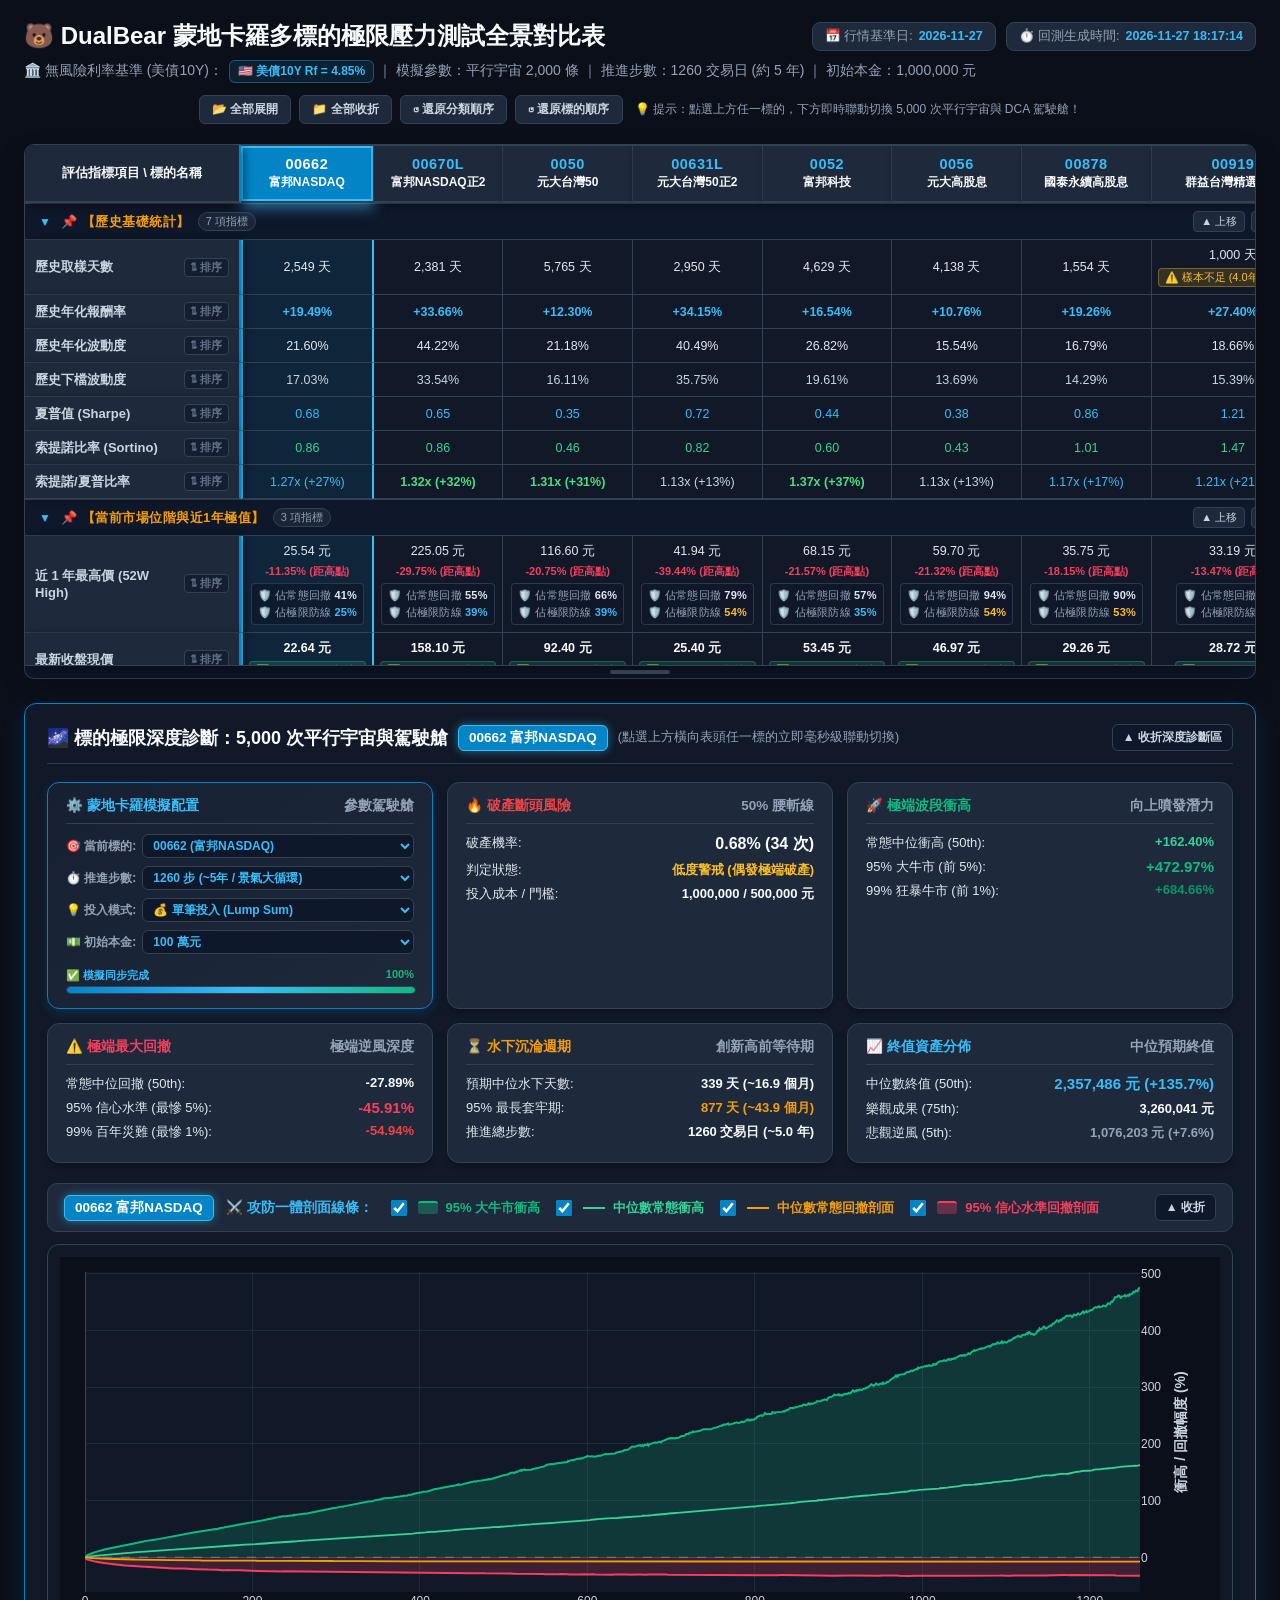
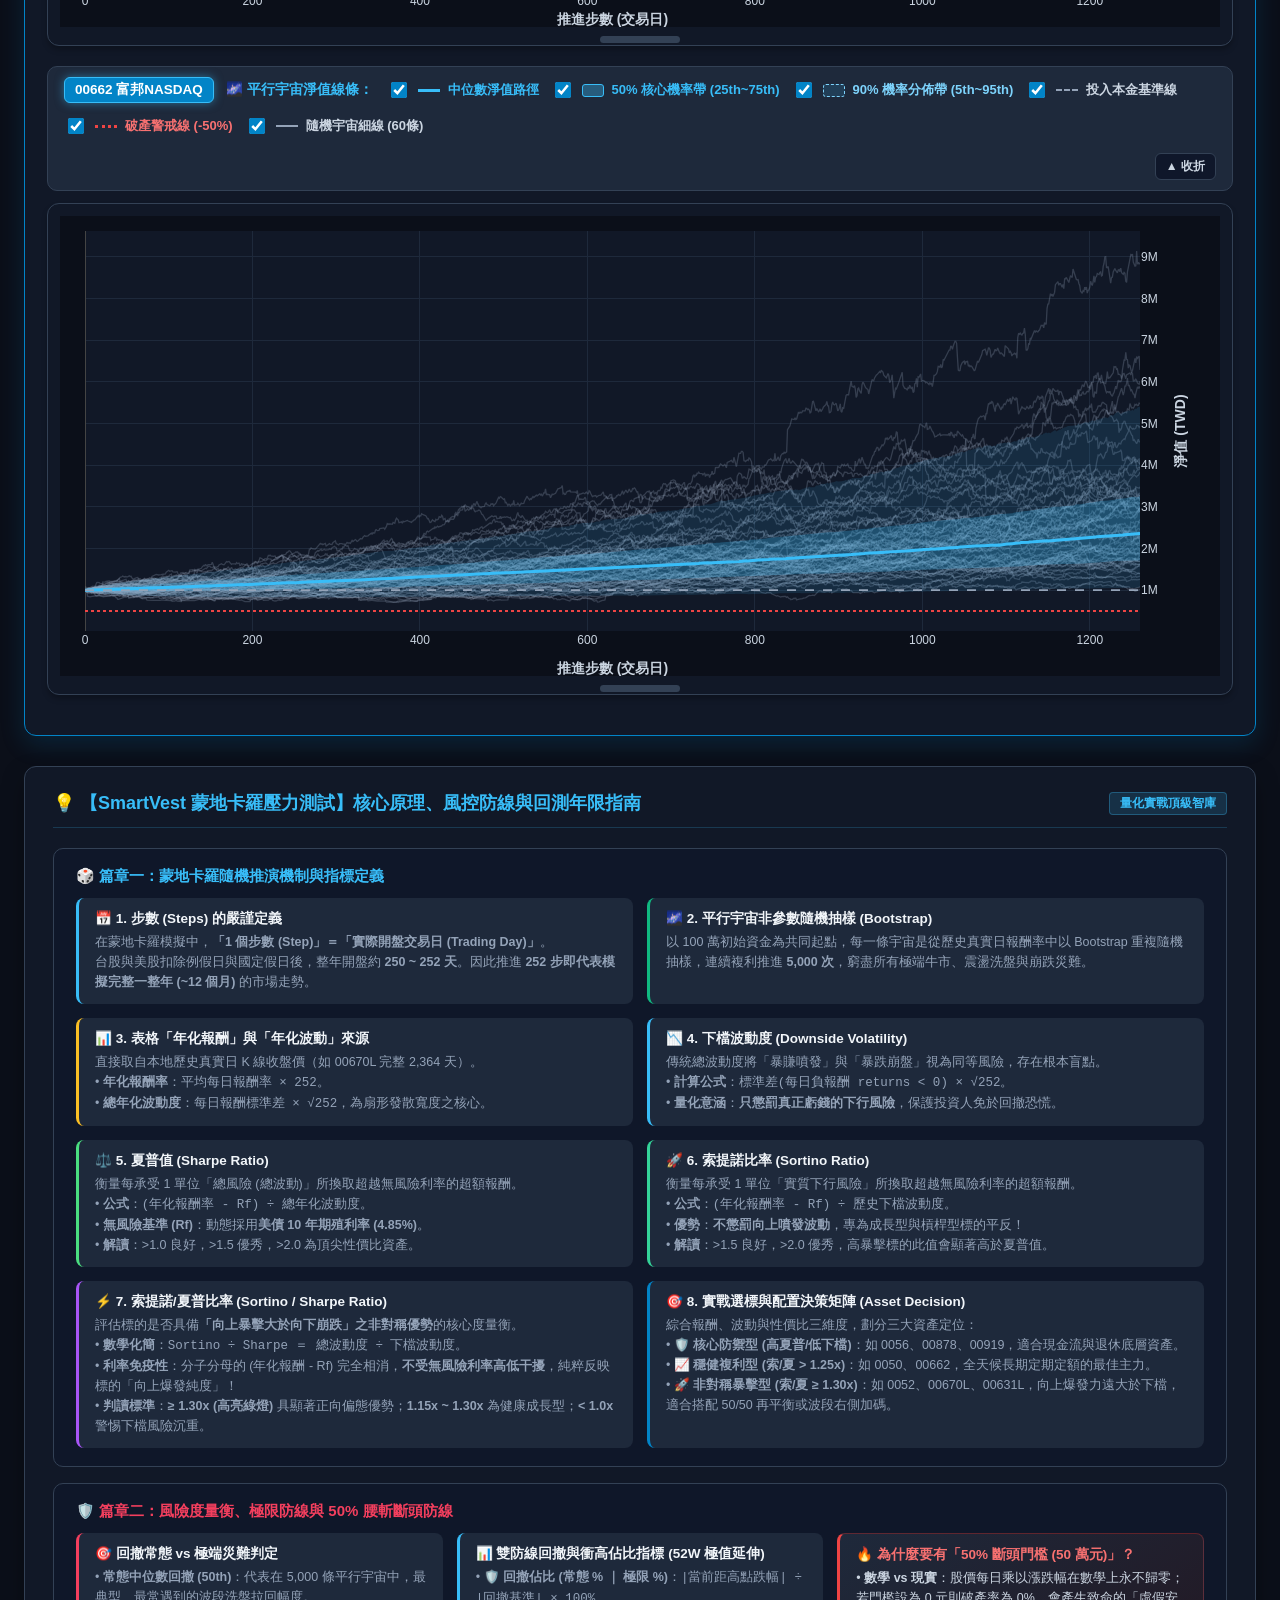
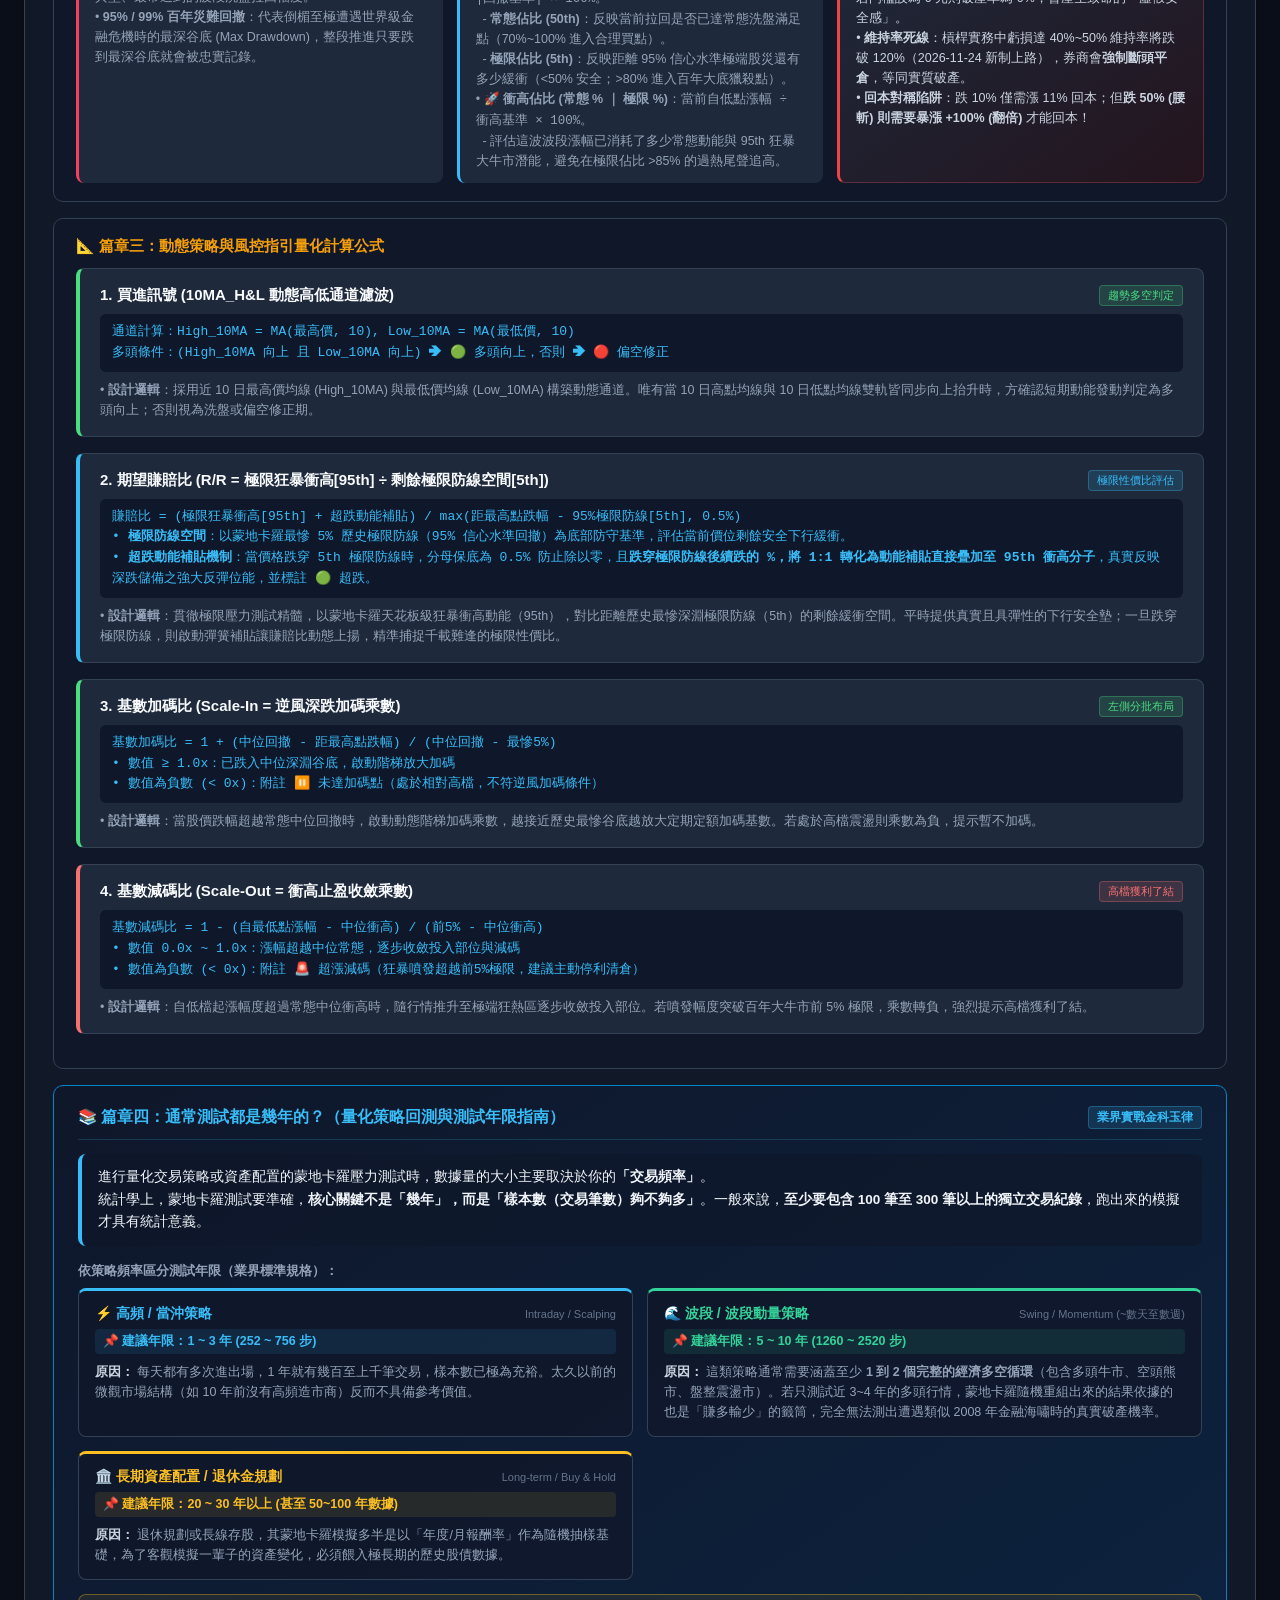
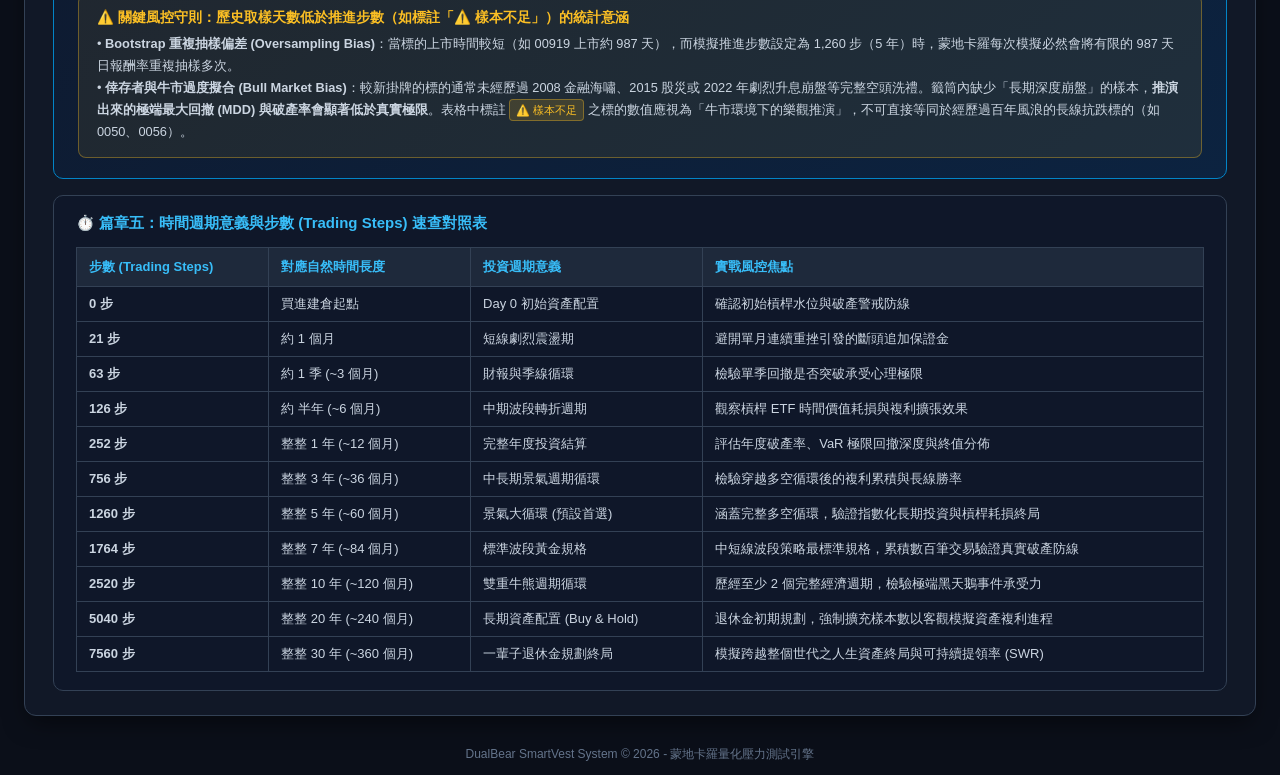
<file: reports/multi_ticker_comparison.html>
<!DOCTYPE html>
<html lang="zh-TW">
<head>
  <meta charset="UTF-8">
  <meta name="viewport" content="width=device-width, initial-scale=1.0">
  <title>DualBear 蒙地卡羅多標的極限壓力測試全景對比表</title>
  <script src="https://cdn.plot.ly/plotly-2.35.2.min.js"></script>
  <style>
    body {
      background-color: #0b0f19;
      color: #e2e8f0;
      font-family: -apple-system, BlinkMacSystemFont, "Segoe UI", Roboto, "Microsoft JhengHei", sans-serif;
      margin: 0;
      padding: 20px 24px;
    }
    .header {
      margin-bottom: 20px;
    }
    .header-top {
      display: flex;
      justify-content: space-between;
      align-items: center;
      flex-wrap: wrap;
      gap: 12px;
      margin-bottom: 8px;
    }
    .title {
      font-size: 24px;
      font-weight: 800;
      color: #f8fafc;
      margin: 0;
    }
    .header-meta {
      display: flex;
      align-items: center;
      gap: 10px;
      flex-wrap: wrap;
    }
    .header-badge {
      display: inline-flex;
      align-items: center;
      gap: 6px;
      background: #1e293b;
      border: 1px solid #334155;
      border-radius: 8px;
      padding: 5px 12px;
      font-size: 12.5px;
      color: #94a3b8;
    }
    .header-badge b {
      color: #38bdf8;
      font-weight: 600;
    }
    .subtitle {
      font-size: 14px;
      color: #94a3b8;
      text-align: left;
    }
    .table-container {
      overflow-x: auto;
      overflow-y: auto;
      height: 520px;
      min-height: 220px;
      background: #111827;
      border: 1px solid #334155;
      border-radius: 10px 10px 0 0;
      box-shadow: 0 10px 25px -5px rgba(0, 0, 0, 0.5);
      position: relative;
    }
    /* 表格底部的獨立調整高度拖曳手柄條 */
    .table-resizer-bar {
      height: 12px;
      background: #0f172a;
      border: 1px solid #334155;
      border-top: none;
      border-radius: 0 0 10px 10px;
      display: flex;
      align-items: center;
      justify-content: center;
      cursor: ns-resize;
      margin-bottom: 24px;
      user-select: none;
      transition: all 0.2s ease;
    }
    .table-resizer-bar:hover {
      background: #1e293b;
      border-color: #38bdf8;
      box-shadow: 0 0 10px rgba(56, 189, 248, 0.35);
    }
    .table-resizer-handle {
      width: 60px;
      height: 4px;
      background: #475569;
      border-radius: 2px;
      transition: all 0.2s ease;
    }
    .table-resizer-bar:hover .table-resizer-handle {
      background: #38bdf8;
      width: 90px;
      box-shadow: 0 0 6px rgba(56, 189, 248, 0.8);
    }
    /* 美化垂直與水平滾動條 */
    .table-container::-webkit-scrollbar {
      width: 8px;
      height: 10px;
    }
    .table-container::-webkit-scrollbar-track {
      background: #0f172a;
      border-radius: 6px;
    }
    .table-container::-webkit-scrollbar-thumb {
      background: #334155;
      border-radius: 6px;
      border: 2px solid #0f172a;
    }
    .table-container::-webkit-scrollbar-thumb:hover {
      background: #38bdf8;
    }
    table {
      width: 100%;
      border-collapse: separate;
      border-spacing: 0;
      font-variant-numeric: tabular-nums;
    }
    tr:hover td {
      background-color: rgba(56, 189, 248, 0.04);
    }
    /* 標題列垂直凍結在頂部 (Sticky Header) */
    thead th {
      position: sticky;
      top: 0;
      z-index: 20;
    }
    /* 左上角交叉單元格 (評估指標項目) 具備最高層級 */
    .sticky-th-col {
      position: sticky !important;
      left: 0;
      top: 0;
      z-index: 30 !important;
      background: #1e293b !important;
      color: #f8fafc;
      padding: 10px 12px;
      font-size: 13px;
      border-right: 2px solid #0284c7 !important;
      border-bottom: 2px solid #334155 !important;
      min-width: 190px;
      max-width: 190px;
      box-shadow: 4px 4px 8px rgba(0, 0, 0, 0.4);
    }
    .sticky-td-col {
      position: sticky;
      left: 0;
      z-index: 10;
      background: #1e293b !important;
      border-right: 2px solid #0284c7 !important;
      border-bottom: 1px solid #334155;
      min-width: 190px;
      max-width: 190px;
      box-shadow: 4px 0 8px rgba(0, 0, 0, 0.3);
    }
    .sticky-cat-col {
      position: sticky;
      left: 0;
      z-index: 15;
    }
    .col-th {
      position: sticky;
      top: 0;
      z-index: 20;
      text-align: center;
      min-width: 110px;
      background: #1e293b;
      color: #38bdf8;
      padding: 10px 6px;
      border-right: 1px solid #334155;
      border-bottom: 2px solid #334155;
      border-top: 1px solid #334155;
      user-select: none;
      vertical-align: middle;
      cursor: pointer;
      transition: all 0.2s ease;
      box-shadow: 0 4px 6px rgba(0, 0, 0, 0.25);
    }
    .col-th:hover {
      background: #0284c7;
      color: #ffffff;
      box-shadow: 0 0 10px rgba(56, 189, 248, 0.4);
    }
    .active-col-th {
      background: #0284c7 !important;
      color: #ffffff !important;
      box-shadow: inset 0 0 0 2px #38bdf8, 0 4px 14px rgba(56, 189, 248, 0.6) !important;
    }
    .active-col-th .th-code, .active-col-th .th-name {
      color: #ffffff !important;
      font-weight: 800 !important;
    }
    /* 點選標的後的整欄垂直高亮外框與柔和光暈背景 */
    .active-col-cell {
      background-color: rgba(2, 132, 199, 0.12) !important;
      border-left: 2px solid #38bdf8 !important;
      border-right: 2px solid #38bdf8 !important;
      position: relative;
    }
    .th-code {
      font-size: 14.5px;
      font-weight: 800;
      color: #38bdf8;
      letter-spacing: 0.5px;
      margin-bottom: 2px;
    }
    .th-name {
      font-size: 12px;
      font-weight: 700;
      color: #f8fafc;
      white-space: nowrap;
    }
    .td-cell {
      text-align: center;
      padding: 7px 6px;
      font-size: 12.5px;
      border-right: 1px solid #334155;
      border-bottom: 1px solid #334155;
    }
    .cat-tbody {
      transition: all 0.3s ease;
    }
    .cat-header-row td {
      background: #0f172a;
      border-bottom: 1px solid #334155;
      border-top: 1px solid #334155;
      padding: 7px 12px;
    }
    .cat-header-inner {
      display: flex;
      justify-content: space-between;
      align-items: center;
    }
    .cat-title-wrap {
      display: flex;
      align-items: center;
      gap: 8px;
      cursor: pointer;
      user-select: none;
    }
    .cat-toggle-icon {
      color: #38bdf8;
      font-size: 12px;
      display: inline-block;
      transition: transform 0.2s ease;
      width: 16px;
      text-align: center;
    }
    .cat-title-text {
      font-weight: 800;
      color: #f59e0b;
      font-size: 13px;
      letter-spacing: 0.5px;
    }
    .cat-count-badge {
      font-size: 11px;
      color: #94a3b8;
      background: rgba(30, 41, 59, 0.8);
      padding: 1px 7px;
      border-radius: 10px;
      border: 1px solid #334155;
    }
    .cat-btn-group {
      display: flex;
      gap: 6px;
    }
    .cat-move-btn {
      background: #1e293b;
      color: #cbd5e1;
      border: 1px solid #334155;
      padding: 2px 7px;
      border-radius: 4px;
      font-size: 11px;
      cursor: pointer;
      transition: all 0.15s;
    }
    .cat-move-btn:hover {
      background: #0284c7;
      color: #ffffff;
      border-color: #38bdf8;
    }
    .collapsed-cat tr.data-row {
      display: none !important;
    }
    .collapsed-cat .cat-toggle-icon {
      transform: rotate(-90deg);
    }
    .sortable-row-header {
      background: #1e293b;
      color: #cbd5e1;
      font-weight: 600;
      padding: 7px 10px;
      cursor: pointer;
      user-select: none;
      transition: all 0.2s;
    }
    .sortable-row-header:hover {
      background: #334155;
      color: #38bdf8;
    }
    .sort-header-content {
      display: flex;
      align-items: center;
      justify-content: space-between;
      gap: 8px;
    }
    .sort-title {
      font-size: 13px;
    }
    .sort-icon {
      font-size: 11px;
      color: #64748b;
      background: rgba(15, 23, 42, 0.6);
      padding: 1px 6px;
      border-radius: 4px;
      border: 1px solid #334155;
      white-space: nowrap;
    }
    .sort-active-desc {
      background: #0284c7 !important;
      color: #ffffff !important;
    }
    .sort-active-desc .sort-icon {
      color: #ffffff;
      background: #0369a1;
      border-color: #38bdf8;
    }
    .sort-active-asc {
      background: #0f766e !important;
      color: #ffffff !important;
    }
    .sort-active-asc .sort-icon {
      color: #ffffff;
      background: #115e59;
      border-color: #2dd4bf;
    }
    .toolbar-wrap {
      display: flex;
      gap: 8px;
      align-items: center;
      justify-content: center;
      margin-top: 12px;
      flex-wrap: wrap;
    }
    .tool-action-btn {
      background: #1e293b;
      color: #cbd5e1;
      border: 1px solid #334155;
      padding: 5px 12px;
      border-radius: 6px;
      font-size: 12px;
      font-weight: 600;
      cursor: pointer;
      transition: all 0.2s;
    }
    .tool-action-btn:hover {
      background: #0284c7;
      color: #ffffff;
      border-color: #38bdf8;
    }
    .tag-intraday {
      font-size: 11px;
      color: #38bdf8;
      background: rgba(56, 189, 248, 0.15);
      padding: 1px 6px;
      border-radius: 4px;
      border: 1px solid rgba(56, 189, 248, 0.3);
      white-space: nowrap;
      margin-top: 4px;
      display: inline-block;
    }
    .tag-eod {
      font-size: 11px;
      color: #34d399;
      background: rgba(52, 211, 153, 0.15);
      padding: 1px 6px;
      border-radius: 4px;
      border: 1px solid rgba(52, 211, 153, 0.3);
      white-space: nowrap;
      margin-top: 4px;
      display: inline-block;
    }
    .sub-pct-tag {
      font-size: 11px;
      font-weight: 600;
      margin-top: 4px;
      white-space: nowrap;
    }
    .dual-defense-tag {
      font-size: 11px;
      color: #94a3b8;
      background: rgba(15, 23, 42, 0.7);
      padding: 4px 6px;
      border-radius: 4px;
      border: 1px solid rgba(51, 65, 85, 0.8);
      white-space: nowrap;
      margin-top: 4px;
      display: inline-block;
      letter-spacing: 0.2px;
      line-height: 1.35;
      text-align: left;
    }
    .tag-short-sample {
      font-size: 11px;
      color: #fbbf24;
      background: rgba(251, 191, 36, 0.15);
      padding: 1px 6px;
      border-radius: 4px;
      border: 1px solid rgba(251, 191, 36, 0.35);
      white-space: nowrap;
      margin-top: 4px;
      display: inline-block;
      cursor: help;
    }

    /* ══════ 下方 5,000 次平行宇宙深度圖表與駕駛艙專屬樣式 ══════ */
    .depth-section-card {
      background: #111827;
      border: 1px solid #0284c7;
      border-radius: 12px;
      padding: 20px 22px;
      margin-bottom: 24px;
      box-shadow: 0 8px 24px rgba(2, 132, 199, 0.18);
    }
    .depth-header-bar {
      display: flex;
      justify-content: space-between;
      align-items: center;
      border-bottom: 1px solid rgba(56, 189, 248, 0.25);
      padding-bottom: 12px;
      margin-bottom: 18px;
      flex-wrap: wrap;
      gap: 12px;
    }
    .depth-title-wrap {
      display: flex;
      align-items: center;
      gap: 10px;
    }
    .depth-title {
      font-size: 18px;
      font-weight: 800;
      color: #f8fafc;
    }
    .target-badge {
      display: inline-flex;
      align-items: center;
      background: #0284c7;
      color: #ffffff;
      padding: 3px 10px;
      border-radius: 6px;
      font-size: 13.5px;
      font-weight: 800;
      border: 1px solid #38bdf8;
      box-shadow: 0 0 10px rgba(56, 189, 248, 0.5);
    }
    .cards-grid {
      display: grid;
      grid-template-columns: repeat(3, 1fr) !important;
      gap: 14px !important;
      margin-bottom: 20px;
    }
    @media (max-width: 1180px) {
      .cards-grid {
        grid-template-columns: repeat(2, 1fr) !important;
        gap: 12px !important;
      }
    }
    @media (max-width: 600px) {
      .cards-grid {
        grid-template-columns: 1fr !important;
      }
    }
    .diag-card {
      background-color: #1e293b;
      border: 1px solid #334155;
      border-radius: 12px;
      padding: 14px 18px;
      box-shadow: 0 4px 6px -1px rgba(0, 0, 0, 0.3);
    }
    .control-card {
      background: linear-gradient(145deg, #162032 0%, #1e293b 100%) !important;
      border: 1px solid #0284c7 !important;
      box-shadow: 0 4px 12px rgba(2, 132, 199, 0.2) !important;
      display: flex;
      flex-direction: column;
      justify-content: space-between;
    }
    .diag-header {
      display: flex;
      justify-content: space-between;
      align-items: center;
      font-size: 13.5px;
      font-weight: 700;
      border-bottom: 1px solid #334155;
      padding-bottom: 8px;
      margin-bottom: 10px;
    }
    .diag-row {
      display: flex;
      justify-content: space-between;
      font-size: 13px;
      margin-bottom: 6px;
    }
    .diag-val {
      font-weight: 700;
      color: #f8fafc;
    }
    .ctrl-field {
      display: flex;
      justify-content: space-between;
      align-items: center;
      font-size: 12px;
      margin-bottom: 8px;
      gap: 6px;
    }
    .ctrl-field label {
      color: #94a3b8;
      font-weight: 600;
      display: flex;
      align-items: center;
      gap: 2px;
      white-space: nowrap;
      flex-shrink: 0;
    }
    .ctrl-field select, .ctrl-field input[type="text"] {
      background-color: #0f172a;
      border: 1px solid #334155;
      color: #38bdf8;
      font-weight: 700;
      border-radius: 6px;
      padding: 3px 6px;
      font-size: 12px;
      flex: 1;
      width: 100%;
      min-width: 0;
      outline: none;
      cursor: pointer;
      transition: all 0.2s ease;
    }
    .ctrl-field select:hover {
      border-color: #38bdf8;
      box-shadow: 0 0 6px rgba(56, 189, 248, 0.25);
    }
    .sim-progress-box {
      width: 100%;
      margin-top: 6px;
      display: flex;
      flex-direction: column;
      gap: 3px;
    }
    .sim-progress-header {
      display: flex;
      justify-content: space-between;
      font-size: 11px;
      color: #94a3b8;
    }
    .sim-progress-bar-bg {
      width: 100%;
      height: 6px;
      background-color: #0f172a;
      border: 1px solid #334155;
      border-radius: 4px;
      overflow: hidden;
      position: relative;
    }
    .sim-progress-bar-fill {
      width: 100%;
      height: 100%;
      background: linear-gradient(90deg, #0284c7 0%, #38bdf8 50%, #10b981 100%);
      border-radius: 4px;
      transition: width 0.25s ease, opacity 0.3s ease;
    }
    .sim-progress-bar-fill.active {
      animation: pulse-glow 0.8s infinite alternate;
    }
    @keyframes pulse-glow {
      0% { filter: brightness(1); }
      100% { filter: brightness(1.4); box-shadow: 0 0 8px rgba(56, 189, 248, 0.8); }
    }
    .control-panel {
      background-color: #1e293b;
      border: 1px solid #334155;
      border-radius: 10px;
      padding: 10px 16px;
      margin-bottom: 12px;
      display: flex;
      align-items: center;
      gap: 16px;
      flex-wrap: wrap;
    }
    .checkbox-item {
      display: inline-flex;
      align-items: center;
      gap: 6px;
      font-weight: 600;
      font-size: 13px;
      cursor: pointer;
      user-select: none;
      color: #cbd5e1;
    }
    .checkbox-item input[type="checkbox"] {
      width: 16px;
      height: 16px;
      cursor: pointer;
      accent-color: #0284c7;
    }
    .line-indicator {
      display: inline-block;
      width: 22px;
      height: 0;
      vertical-align: middle;
      margin: 0 2px;
    }
    .ind-solid { border-top: 3px solid; display: inline-block; width: 22px; height: 0; vertical-align: middle; }
    .ind-dash { border-top: 2px dashed; display: inline-block; width: 22px; height: 0; vertical-align: middle; }
    .ind-dot { border-top: 2.5px dotted; display: inline-block; width: 22px; height: 0; vertical-align: middle; }
    .ind-band { display: inline-block; width: 20px; height: 11px; border-radius: 3px; vertical-align: middle; margin: 0 2px; }
    .ind-area { display: inline-block; width: 20px; height: 11px; border-radius: 3px; vertical-align: middle; margin: 0 2px; }
    .chart-box {
      position: relative;
      background-color: #111827;
      border: 1px solid #334155;
      border-radius: 12px;
      padding: 12px 12px 18px 12px;
      box-shadow: 0 4px 6px -1px rgba(0, 0, 0, 0.3);
      margin-bottom: 20px;
    }
    .chart-box.collapsed {
      display: none !important;
    }
    .resize-handle {
      position: absolute;
      bottom: 2px;
      left: 50%;
      transform: translateX(-50%);
      width: 80px;
      height: 7px;
      background-color: #334155;
      border-radius: 4px;
      cursor: ns-resize;
      transition: all 0.2s;
    }
    .resize-handle:hover {
      background-color: #38bdf8;
      width: 120px;
      box-shadow: 0 0 8px rgba(56, 189, 248, 0.6);
    }
    .tool-btn {
      padding: 4px 10px;
      font-size: 12px;
      font-weight: 700;
      border-radius: 6px;
      border: 1px solid #334155;
      background-color: #0f172a;
      color: #cbd5e1;
      cursor: pointer;
      transition: all 0.2s ease;
      user-select: none;
    }
    .tool-btn:hover {
      background-color: #1e293b;
      border-color: #38bdf8;
      color: #38bdf8;
    }

    /* 底部量化核心智庫樣式 */
    .info-doc-box {
      margin-top: 30px;
      background: #111827;
      border: 1px solid #334155;
      border-radius: 12px;
      padding: 24px 28px;
      box-shadow: 0 10px 25px -5px rgba(0, 0, 0, 0.5);
    }
    .info-doc-title {
      font-size: 18px;
      font-weight: 800;
      color: #38bdf8;
      display: flex;
      align-items: center;
      gap: 10px;
      border-bottom: 1px solid rgba(56, 189, 248, 0.2);
      padding-bottom: 12px;
      margin-bottom: 20px;
    }
    .chapter1-grid {
      display: grid;
      grid-template-columns: repeat(4, 1fr);
      gap: 14px;
    }
    @media (max-width: 1400px) {
      .chapter1-grid {
        grid-template-columns: repeat(2, 1fr);
      }
    }
    @media (max-width: 768px) {
      .chapter1-grid {
        grid-template-columns: 1fr;
      }
    }
    .formula-card {
      background: #1e293b;
      border: 1px solid #334155;
      border-radius: 8px;
      padding: 16px 20px;
      margin-bottom: 16px;
      border-left: 4px solid #38bdf8;
    }
    .formula-header {
      display: flex;
      align-items: center;
      justify-content: space-between;
      margin-bottom: 8px;
    }
    .formula-name {
      font-size: 15px;
      font-weight: 700;
      color: #f8fafc;
    }
    .formula-tag {
      font-size: 11px;
      padding: 2px 8px;
      border-radius: 4px;
    }
    .formula-code {
      font-family: Consolas, monospace;
      font-size: 13px;
      color: #38bdf8;
      background: #0f172a;
      padding: 8px 12px;
      border-radius: 6px;
      margin-bottom: 8px;
      line-height: 1.6;
    }
    .formula-desc {
      color: #94a3b8;
      font-size: 12.5px;
      line-height: 1.6;
    }
    .info-table {
      width: 100%;
      border-collapse: collapse;
      margin-top: 14px;
      font-size: 13px;
    }
    .info-table th {
      background: #1e293b;
      color: #38bdf8;
      border: 1px solid #334155;
      padding: 10px 12px;
      text-align: left;
    }
    .info-table td {
      border: 1px solid #334155;
      padding: 8px 12px;
      color: #cbd5e1;
    }
    .info-table tr:hover td {
      background-color: rgba(56, 189, 248, 0.05);
    }
    .rf-badge {
      display: inline-flex;
      align-items: center;
      gap: 4px;
      background: rgba(14, 165, 233, 0.12);
      border: 1px solid rgba(56, 189, 248, 0.35);
      border-radius: 6px;
      padding: 2px 8px;
      color: #38bdf8;
      font-weight: 700;
      font-size: 12px;
      margin-left: 6px;
    }
    .footer-bar {
      text-align: center;
      color: #64748b;
      font-size: 12px;
      margin-top: 30px;
    }
  </style>
</head>
<body>
  <div class="header">
    <div class="header-top">
      <h1 class="title">🐻 DualBear 蒙地卡羅多標的極限壓力測試全景對比表</h1>
      <div class="header-meta">
        <span class="header-badge">📅 行情基準日: <b>2026-11-27</b></span>
        <span class="header-badge">⏱️ 回測生成時間: <b>2026-11-27 18:17:14</b></span>
      </div>
    </div>
    <div class="subtitle" style="margin-bottom: 6px;">🏛️ 無風險利率基準 (美債10Y)：<span class="rf-badge" title="夏普值 (Sharpe) 與索提諾比率 (Sortino) 依此利率作為超額報酬減項 (Rf)。取自美債10Y殖利率 (^TNX) 即時與本地最新行情。">🇺🇸 美債10Y Rf = 4.85%</span> ｜ 模擬參數：平行宇宙 2,000 條 ｜ 推進步數：1260 交易日 (約 5 年) ｜ 初始本金：1,000,000 元</div>
    <div class="toolbar-wrap">
      <button class="tool-action-btn" onclick="toggleAllCategories(true)">📂 全部展開</button>
      <button class="tool-action-btn" onclick="toggleAllCategories(false)">📁 全部收折</button>
      <button class="tool-action-btn" onclick="resetCategoryOrder()">↺ 還原分類順序</button>
      <button class="tool-action-btn" onclick="resetDefaultOrder()">↺ 還原標的順序</button>
      <span style="font-size:12px;color:#94a3b8;margin-left:4px;">💡 提示：點選上方任一標的，下方即時聯動切換 5,000 次平行宇宙與 DCA 駕駛艙！</span>
    </div>
  </div>

  <div class="table-container" id="table_container">
    <table id="comparison_table">
      <thead>
        <tr id="header_row">
          <th class="sticky-th-col">評估指標項目 \ 標的名稱</th>
          <th class="col-th" data-col="1" data-orig="1" data-ticker="00662" onclick="selectTargetTicker('00662')" title="點擊切換下方深度圖表為 00662">  <div class="th-code">00662</div>  <div class="th-name">富邦NASDAQ</div></th><th class="col-th" data-col="2" data-orig="2" data-ticker="00670L" onclick="selectTargetTicker('00670L')" title="點擊切換下方深度圖表為 00670L">  <div class="th-code">00670L</div>  <div class="th-name">富邦NASDAQ正2</div></th><th class="col-th" data-col="3" data-orig="3" data-ticker="0050" onclick="selectTargetTicker('0050')" title="點擊切換下方深度圖表為 0050">  <div class="th-code">0050</div>  <div class="th-name">元大台灣50</div></th><th class="col-th" data-col="4" data-orig="4" data-ticker="00631L" onclick="selectTargetTicker('00631L')" title="點擊切換下方深度圖表為 00631L">  <div class="th-code">00631L</div>  <div class="th-name">元大台灣50正2</div></th><th class="col-th" data-col="5" data-orig="5" data-ticker="0052" onclick="selectTargetTicker('0052')" title="點擊切換下方深度圖表為 0052">  <div class="th-code">0052</div>  <div class="th-name">富邦科技</div></th><th class="col-th" data-col="6" data-orig="6" data-ticker="0056" onclick="selectTargetTicker('0056')" title="點擊切換下方深度圖表為 0056">  <div class="th-code">0056</div>  <div class="th-name">元大高股息</div></th><th class="col-th" data-col="7" data-orig="7" data-ticker="00878" onclick="selectTargetTicker('00878')" title="點擊切換下方深度圖表為 00878">  <div class="th-code">00878</div>  <div class="th-name">國泰永續高股息</div></th><th class="col-th" data-col="8" data-orig="8" data-ticker="00919" onclick="selectTargetTicker('00919')" title="點擊切換下方深度圖表為 00919">  <div class="th-code">00919</div>  <div class="th-name">群益台灣精選高息</div></th>
        </tr>
      </thead>
      <tbody class="cat-tbody" data-cat="0" data-orig-cat="0">
<tr class="cat-header-row" data-cat="0">  <td colspan="9">    <div class="cat-header-inner">      <div class="cat-title-wrap" onclick="toggleCategory(0)">        <span class="cat-toggle-icon" id="toggle_icon_0">▼</span>        <span class="cat-title-text">📌 【歷史基礎統計】</span>        <span class="cat-count-badge">7 項指標</span>      </div>      <div class="cat-btn-group">        <button class="cat-move-btn" onclick="moveCategory(0, -1)" title="分類向上移動">▲ 上移</button>        <button class="cat-move-btn" onclick="moveCategory(0, 1)" title="分類向下移動">▼ 下移</button>      </div>    </div>  </td></tr>
<tr class="data-row" data-cat="0">  <td onclick="sortByRow(this)" class="sortable-row-header sticky-td-col" title="點擊依此數值對標的進行【降冪▼ / 升冪▲ / 還原↺】左右排序">    <div class="sort-header-content">      <span class="sort-title">歷史取樣天數</span>      <span class="sort-icon">⇅ 排序</span>    </div>  </td><td data-col="1" data-val="2549" class="td-cell" style="">2,549 天</td><td data-col="2" data-val="2381" class="td-cell" style="">2,381 天</td><td data-col="3" data-val="5765" class="td-cell" style="">5,765 天</td><td data-col="4" data-val="2950" class="td-cell" style="">2,950 天</td><td data-col="5" data-val="4629" class="td-cell" style="">4,629 天</td><td data-col="6" data-val="4138" class="td-cell" style="">4,138 天</td><td data-col="7" data-val="1554" class="td-cell" style="">1,554 天</td><td data-col="8" data-val="1000" class="td-cell" style="">1,000 天<div class='tag-short-sample' title='⚠️ 提示：歷史取樣天數 (1,000 天) 低於模擬推進步數 (1,260 步)。因樣本僅涵蓋近期行情，未經歷完整歷史大熊市，模擬之 MDD 與終值可能存在牛市樂觀偏差，僅供相對參考。'>⚠️ 樣本不足 (4.0年 &lt; 5.0年)</div></td></tr>
<tr class="data-row" data-cat="0">  <td onclick="sortByRow(this)" class="sortable-row-header sticky-td-col" title="點擊依此數值對標的進行【降冪▼ / 升冪▲ / 還原↺】左右排序">    <div class="sort-header-content">      <span class="sort-title">歷史年化報酬率</span>      <span class="sort-icon">⇅ 排序</span>    </div>  </td><td data-col="1" data-val="19.485684030343993" class="td-cell" style="color:#38bdf8;font-weight:bold;">+19.49%</td><td data-col="2" data-val="33.65988760848751" class="td-cell" style="color:#38bdf8;font-weight:bold;">+33.66%</td><td data-col="3" data-val="12.296829479583531" class="td-cell" style="color:#38bdf8;font-weight:bold;">+12.30%</td><td data-col="4" data-val="34.153533319465616" class="td-cell" style="color:#38bdf8;font-weight:bold;">+34.15%</td><td data-col="5" data-val="16.54455961784987" class="td-cell" style="color:#38bdf8;font-weight:bold;">+16.54%</td><td data-col="6" data-val="10.759571630689472" class="td-cell" style="color:#38bdf8;font-weight:bold;">+10.76%</td><td data-col="7" data-val="19.257359964485655" class="td-cell" style="color:#38bdf8;font-weight:bold;">+19.26%</td><td data-col="8" data-val="27.404579151565244" class="td-cell" style="color:#38bdf8;font-weight:bold;">+27.40%</td></tr>
<tr class="data-row" data-cat="0">  <td onclick="sortByRow(this)" class="sortable-row-header sticky-td-col" title="點擊依此數值對標的進行【降冪▼ / 升冪▲ / 還原↺】左右排序">    <div class="sort-header-content">      <span class="sort-title">歷史年化波動度</span>      <span class="sort-icon">⇅ 排序</span>    </div>  </td><td data-col="1" data-val="21.600599493073013" class="td-cell" style="">21.60%</td><td data-col="2" data-val="44.22083770200883" class="td-cell" style="">44.22%</td><td data-col="3" data-val="21.176202980039864" class="td-cell" style="">21.18%</td><td data-col="4" data-val="40.48599624319352" class="td-cell" style="">40.49%</td><td data-col="5" data-val="26.82208296475724" class="td-cell" style="">26.82%</td><td data-col="6" data-val="15.53681240027609" class="td-cell" style="">15.54%</td><td data-col="7" data-val="16.791579119742266" class="td-cell" style="">16.79%</td><td data-col="8" data-val="18.661222297070786" class="td-cell" style="">18.66%</td></tr>
<tr class="data-row" data-cat="0">  <td onclick="sortByRow(this)" class="sortable-row-header sticky-td-col" title="點擊依此數值對標的進行【降冪▼ / 升冪▲ / 還原↺】左右排序">    <div class="sort-header-content">      <span class="sort-title">歷史下檔波動度</span>      <span class="sort-icon">⇅ 排序</span>    </div>  </td><td data-col="1" data-val="17.026553311700173" class="td-cell" style="color:#cbd5e1;">17.03%</td><td data-col="2" data-val="33.53952383405519" class="td-cell" style="color:#cbd5e1;">33.54%</td><td data-col="3" data-val="16.105383473316778" class="td-cell" style="color:#cbd5e1;">16.11%</td><td data-col="4" data-val="35.75457647531107" class="td-cell" style="color:#cbd5e1;">35.75%</td><td data-col="5" data-val="19.61384950248539" class="td-cell" style="color:#cbd5e1;">19.61%</td><td data-col="6" data-val="13.690015651048604" class="td-cell" style="color:#cbd5e1;">13.69%</td><td data-col="7" data-val="14.294591134566096" class="td-cell" style="color:#cbd5e1;">14.29%</td><td data-col="8" data-val="15.388711672552738" class="td-cell" style="color:#cbd5e1;">15.39%</td></tr>
<tr class="data-row" data-cat="0">  <td onclick="sortByRow(this)" class="sortable-row-header sticky-td-col" title="點擊依此數值對標的進行【降冪▼ / 升冪▲ / 還原↺】左右排序">    <div class="sort-header-content">      <span class="sort-title">夏普值 (Sharpe)</span>      <span class="sort-icon">⇅ 排序</span>    </div>  </td><td data-col="1" data-val="0.6775591591815513" class="td-cell" style="color:#38bdf8;">0.68</td><td data-col="2" data-val="0.6515002678743635" class="td-cell" style="color:#38bdf8;">0.65</td><td data-col="3" data-val="0.35166028048572817" class="td-cell" style="color:#38bdf8;">0.35</td><td data-col="4" data-val="0.7237943002178712" class="td-cell" style="color:#38bdf8;">0.72</td><td data-col="5" data-val="0.43600490063414865" class="td-cell" style="color:#38bdf8;">0.44</td><td data-col="6" data-val="0.38035933487775514" class="td-cell" style="color:#38bdf8;">0.38</td><td data-col="7" data-val="0.858011022176382" class="td-cell" style="color:#38bdf8;">0.86</td><td data-col="8" data-val="1.2086335392460112" class="td-cell" style="color:#38bdf8;">1.21</td></tr>
<tr class="data-row" data-cat="0">  <td onclick="sortByRow(this)" class="sortable-row-header sticky-td-col" title="點擊依此數值對標的進行【降冪▼ / 升冪▲ / 還原↺】左右排序">    <div class="sort-header-content">      <span class="sort-title">索提諾比率 (Sortino)</span>      <span class="sort-icon">⇅ 排序</span>    </div>  </td><td data-col="1" data-val="0.8595799609241384" class="td-cell" style="color:#34d399;">0.86</td><td data-col="2" data-val="0.8589832029527704" class="td-cell" style="color:#34d399;">0.86</td><td data-col="3" data-val="0.46238138271723594" class="td-cell" style="color:#34d399;">0.46</td><td data-col="4" data-val="0.8195743372795935" class="td-cell" style="color:#34d399;">0.82</td><td data-col="5" data-val="0.5962398975462712" class="td-cell" style="color:#34d399;">0.60</td><td data-col="6" data-val="0.43167018806416196" class="td-cell" style="color:#34d399;">0.43</td><td data-col="7" data-val="1.0078889160842712" class="td-cell" style="color:#34d399;">1.01</td><td data-col="8" data-val="1.465657400794215" class="td-cell" style="color:#34d399;">1.47</td></tr>
<tr class="data-row" data-cat="0">  <td onclick="sortByRow(this)" class="sortable-row-header sticky-td-col" title="點擊依此數值對標的進行【降冪▼ / 升冪▲ / 還原↺】左右排序">    <div class="sort-header-content">      <span class="sort-title">索提諾/夏普比率</span>      <span class="sort-icon">⇅ 排序</span>    </div>  </td><td data-col="1" data-val="1.2686419322594011" class="td-cell" style="color:#38bdf8;">1.27x (+27%)</td><td data-col="2" data-val="1.3184694547484335" class="td-cell" style="color:#4ade80;font-weight:bold;">1.32x (+32%)</td><td data-col="3" data-val="1.3148524538471478" class="td-cell" style="color:#4ade80;font-weight:bold;">1.31x (+31%)</td><td data-col="4" data-val="1.132330466035573" class="td-cell" style="color:#cbd5e1;">1.13x (+13%)</td><td data-col="5" data-val="1.367507330030163" class="td-cell" style="color:#4ade80;font-weight:bold;">1.37x (+37%)</td><td data-col="6" data-val="1.1349009961932386" class="td-cell" style="color:#cbd5e1;">1.13x (+13%)</td><td data-col="7" data-val="1.1746806160225278" class="td-cell" style="color:#38bdf8;">1.17x (+17%)</td><td data-col="8" data-val="1.2126565689286963" class="td-cell" style="color:#38bdf8;">1.21x (+21%)</td></tr>
</tbody>
<tbody class="cat-tbody" data-cat="1" data-orig-cat="1">
<tr class="cat-header-row" data-cat="1">  <td colspan="9">    <div class="cat-header-inner">      <div class="cat-title-wrap" onclick="toggleCategory(1)">        <span class="cat-toggle-icon" id="toggle_icon_1">▼</span>        <span class="cat-title-text">📌 【當前市場位階與近1年極值】</span>        <span class="cat-count-badge">3 項指標</span>      </div>      <div class="cat-btn-group">        <button class="cat-move-btn" onclick="moveCategory(1, -1)" title="分類向上移動">▲ 上移</button>        <button class="cat-move-btn" onclick="moveCategory(1, 1)" title="分類向下移動">▼ 下移</button>      </div>    </div>  </td></tr>
<tr class="data-row" data-cat="1">  <td onclick="sortByRow(this)" class="sortable-row-header sticky-td-col" title="點擊依此數值對標的進行【降冪▼ / 升冪▲ / 還原↺】左右排序">    <div class="sort-header-content">      <span class="sort-title">近 1 年最高價 (52W High)</span>      <span class="sort-icon">⇅ 排序</span>    </div>  </td><td data-col="1" data-val="25.53999875941385" class="td-cell" style="">25.54 元<div class='sub-pct-tag' style='color:#f43f5e;'>-11.35% (距高點)</div><div class='dual-defense-tag' title='常態中位回撤(50th)=27.7%，95%信心水準回撤(5th)=45.0%'><div>🛡️ 佔常態回撤 <span style='font-weight:700;color:#e2e8f0;'>41%</span></div><div style='margin-top:2px;'>🛡️ 佔極限防線 <span style='font-weight:700;color:#38bdf8;'>25%</span></div></div></td><td data-col="2" data-val="225.05" class="td-cell" style="">225.05 元<div class='sub-pct-tag' style='color:#f43f5e;'>-29.75% (距高點)</div><div class='dual-defense-tag' title='常態中位回撤(50th)=53.6%，95%信心水準回撤(5th)=77.1%'><div>🛡️ 佔常態回撤 <span style='font-weight:700;color:#e2e8f0;'>55%</span></div><div style='margin-top:2px;'>🛡️ 佔極限防線 <span style='font-weight:700;color:#38bdf8;'>39%</span></div></div></td><td data-col="3" data-val="116.5999984741211" class="td-cell" style="">116.60 元<div class='sub-pct-tag' style='color:#f43f5e;'>-20.75% (距高點)</div><div class='dual-defense-tag' title='常態中位回撤(50th)=31.3%，95%信心水準回撤(5th)=53.1%'><div>🛡️ 佔常態回撤 <span style='font-weight:700;color:#e2e8f0;'>66%</span></div><div style='margin-top:2px;'>🛡️ 佔極限防線 <span style='font-weight:700;color:#38bdf8;'>39%</span></div></div></td><td data-col="4" data-val="41.94" class="td-cell" style="">41.94 元<div class='sub-pct-tag' style='color:#f43f5e;'>-39.44% (距高點)</div><div class='dual-defense-tag' title='常態中位回撤(50th)=49.7%，95%信心水準回撤(5th)=73.6%'><div>🛡️ 佔常態回撤 <span style='font-weight:700;color:#e2e8f0;'>79%</span></div><div style='margin-top:2px;'>🛡️ 佔極限防線 <span style='font-weight:700;color:#fbbf24;'>54%</span></div></div></td><td data-col="5" data-val="68.15" class="td-cell" style="">68.15 元<div class='sub-pct-tag' style='color:#f43f5e;'>-21.57% (距高點)</div><div class='dual-defense-tag' title='常態中位回撤(50th)=38.1%，95%信心水準回撤(5th)=61.2%'><div>🛡️ 佔常態回撤 <span style='font-weight:700;color:#e2e8f0;'>57%</span></div><div style='margin-top:2px;'>🛡️ 佔極限防線 <span style='font-weight:700;color:#38bdf8;'>35%</span></div></div></td><td data-col="6" data-val="59.7" class="td-cell" style="">59.70 元<div class='sub-pct-tag' style='color:#f43f5e;'>-21.32% (距高點)</div><div class='dual-defense-tag' title='常態中位回撤(50th)=22.6%，95%信心水準回撤(5th)=39.3%'><div>🛡️ 佔常態回撤 <span style='font-weight:700;color:#e2e8f0;'>94%</span></div><div style='margin-top:2px;'>🛡️ 佔極限防線 <span style='font-weight:700;color:#fbbf24;'>54%</span></div></div></td><td data-col="7" data-val="35.75" class="td-cell" style="">35.75 元<div class='sub-pct-tag' style='color:#f43f5e;'>-18.15% (距高點)</div><div class='dual-defense-tag' title='常態中位回撤(50th)=20.2%，95%信心水準回撤(5th)=34.1%'><div>🛡️ 佔常態回撤 <span style='font-weight:700;color:#e2e8f0;'>90%</span></div><div style='margin-top:2px;'>🛡️ 佔極限防線 <span style='font-weight:700;color:#fbbf24;'>53%</span></div></div></td><td data-col="8" data-val="33.19" class="td-cell" style="">33.19 元<div class='sub-pct-tag' style='color:#f43f5e;'>-13.47% (距高點)</div><div class='dual-defense-tag' title='常態中位回撤(50th)=19.8%，95%信心水準回撤(5th)=32.0%'><div>🛡️ 佔常態回撤 <span style='font-weight:700;color:#e2e8f0;'>68%</span></div><div style='margin-top:2px;'>🛡️ 佔極限防線 <span style='font-weight:700;color:#38bdf8;'>42%</span></div></div></td></tr>
<tr class="data-row" data-cat="1">  <td onclick="sortByRow(this)" class="sortable-row-header sticky-td-col" title="點擊依此數值對標的進行【降冪▼ / 升冪▲ / 還原↺】左右排序">    <div class="sort-header-content">      <span class="sort-title">最新收盤現價</span>      <span class="sort-icon">⇅ 排序</span>    </div>  </td><td data-col="1" data-val="22.639999389648438" class="td-cell" style="font-weight:bold;color:#f8fafc;">22.64 元<div class='tag-eod'>✅(2026-11-27 盤後)</div></td><td data-col="2" data-val="158.10000610351562" class="td-cell" style="font-weight:bold;color:#f8fafc;">158.10 元<div class='tag-eod'>✅(2026-11-27 盤後)</div></td><td data-col="3" data-val="92.4000015258789" class="td-cell" style="font-weight:bold;color:#f8fafc;">92.40 元<div class='tag-eod'>✅(2026-11-27 盤後)</div></td><td data-col="4" data-val="25.399999618530273" class="td-cell" style="font-weight:bold;color:#f8fafc;">25.40 元<div class='tag-eod'>✅(2026-11-27 盤後)</div></td><td data-col="5" data-val="53.45000076293945" class="td-cell" style="font-weight:bold;color:#f8fafc;">53.45 元<div class='tag-eod'>✅(2026-11-27 盤後)</div></td><td data-col="6" data-val="46.970001220703125" class="td-cell" style="font-weight:bold;color:#f8fafc;">46.97 元<div class='tag-eod'>✅(2026-11-27 盤後)</div></td><td data-col="7" data-val="29.260000228881836" class="td-cell" style="font-weight:bold;color:#f8fafc;">29.26 元<div class='tag-eod'>✅(2026-11-27 盤後)</div></td><td data-col="8" data-val="28.719999313354492" class="td-cell" style="font-weight:bold;color:#f8fafc;">28.72 元<div class='tag-eod'>✅(2026-11-27 盤後)</div></td></tr>
<tr class="data-row" data-cat="1">  <td onclick="sortByRow(this)" class="sortable-row-header sticky-td-col" title="點擊依此數值對標的進行【降冪▼ / 升冪▲ / 還原↺】左右排序">    <div class="sort-header-content">      <span class="sort-title">近 1 年最低價 (52W Low)</span>      <span class="sort-icon">⇅ 排序</span>    </div>  </td><td data-col="1" data-val="18.85999908388979" class="td-cell" style="">18.86 元<div class='sub-pct-tag' style='color:#38bdf8;'>+20.04% (自低點)</div><div class='dual-defense-tag' title='常態中位衝高(50th)=193.0%，95%狂暴大牛市(95th)=512.3%'><div>🚀 佔常態衝高 <span style='font-weight:700;color:#e2e8f0;'>10%</span></div><div style='margin-top:2px;'>🚀 佔極限動能 <span style='font-weight:700;color:#34d399;'>4%</span></div></div></td><td data-col="2" data-val="129.0" class="td-cell" style="">129.00 元<div class='sub-pct-tag' style='color:#38bdf8;'>+22.56% (自低點)</div><div class='dual-defense-tag' title='常態中位衝高(50th)=503.4%，95%狂暴大牛市(95th)=2441.7%'><div>🚀 佔常態衝高 <span style='font-weight:700;color:#e2e8f0;'>4%</span></div><div style='margin-top:2px;'>🚀 佔極限動能 <span style='font-weight:700;color:#34d399;'>1%</span></div></div></td><td data-col="3" data-val="58.26801371646036" class="td-cell" style="">58.27 元<div class='sub-pct-tag' style='color:#34d399;'>+58.58% (自低點)</div><div class='dual-defense-tag' title='常態中位衝高(50th)=121.1%，95%狂暴大牛市(95th)=322.4%'><div>🚀 佔常態衝高 <span style='font-weight:700;color:#e2e8f0;'>48%</span></div><div style='margin-top:2px;'>🚀 佔極限動能 <span style='font-weight:700;color:#34d399;'>18%</span></div></div></td><td data-col="4" data-val="13.8" class="td-cell" style="">13.80 元<div class='sub-pct-tag' style='color:#34d399;'>+84.06% (自低點)</div><div class='dual-defense-tag' title='常態中位衝高(50th)=478.0%，95%狂暴大牛市(95th)=1913.7%'><div>🚀 佔常態衝高 <span style='font-weight:700;color:#e2e8f0;'>18%</span></div><div style='margin-top:2px;'>🚀 佔極限動能 <span style='font-weight:700;color:#34d399;'>4%</span></div></div></td><td data-col="5" data-val="33.91" class="td-cell" style="">33.91 元<div class='sub-pct-tag' style='color:#34d399;'>+57.62% (自低點)</div><div class='dual-defense-tag' title='常態中位衝高(50th)=174.7%，95%狂暴大牛市(95th)=557.8%'><div>🚀 佔常態衝高 <span style='font-weight:700;color:#e2e8f0;'>33%</span></div><div style='margin-top:2px;'>🚀 佔極限動能 <span style='font-weight:700;color:#34d399;'>10%</span></div></div></td><td data-col="6" data-val="32.19" class="td-cell" style="">32.19 元<div class='sub-pct-tag' style='color:#38bdf8;'>+45.91% (自低點)</div><div class='dual-defense-tag' title='常態中位衝高(50th)=96.3%，95%狂暴大牛市(95th)=217.7%'><div>🚀 佔常態衝高 <span style='font-weight:700;color:#e2e8f0;'>48%</span></div><div style='margin-top:2px;'>🚀 佔極限動能 <span style='font-weight:700;color:#34d399;'>21%</span></div></div></td><td data-col="7" data-val="18.82" class="td-cell" style="">18.82 元<div class='sub-pct-tag' style='color:#34d399;'>+55.47% (自低點)</div><div class='dual-defense-tag' title='常態中位衝高(50th)=173.8%，95%狂暴大牛市(95th)=384.1%'><div>🚀 佔常態衝高 <span style='font-weight:700;color:#e2e8f0;'>32%</span></div><div style='margin-top:2px;'>🚀 佔極限動能 <span style='font-weight:700;color:#34d399;'>14%</span></div></div></td><td data-col="8" data-val="19.23" class="td-cell" style="">19.23 元<div class='sub-pct-tag' style='color:#38bdf8;'>+49.35% (自低點)</div><div class='dual-defense-tag' title='常態中位衝高(50th)=302.3%，95%狂暴大牛市(95th)=655.7%'><div>🚀 佔常態衝高 <span style='font-weight:700;color:#e2e8f0;'>16%</span></div><div style='margin-top:2px;'>🚀 佔極限動能 <span style='font-weight:700;color:#34d399;'>8%</span></div></div></td></tr>
</tbody>
<tbody class="cat-tbody" data-cat="2" data-orig-cat="2">
<tr class="cat-header-row" data-cat="2">  <td colspan="9">    <div class="cat-header-inner">      <div class="cat-title-wrap" onclick="toggleCategory(2)">        <span class="cat-toggle-icon" id="toggle_icon_2">▼</span>        <span class="cat-title-text">📌 【動態策略與風控指引】</span>        <span class="cat-count-badge">4 項指標</span>      </div>      <div class="cat-btn-group">        <button class="cat-move-btn" onclick="moveCategory(2, -1)" title="分類向上移動">▲ 上移</button>        <button class="cat-move-btn" onclick="moveCategory(2, 1)" title="分類向下移動">▼ 下移</button>      </div>    </div>  </td></tr>
<tr class="data-row" data-cat="2">  <td onclick="sortByRow(this)" class="sortable-row-header sticky-td-col" title="點擊依此數值對標的進行【降冪▼ / 升冪▲ / 還原↺】左右排序">    <div class="sort-header-content">      <span class="sort-title">買進訊號 (10MA_H&L)</span>      <span class="sort-icon">⇅ 排序</span>    </div>  </td><td data-col="1" data-val="0" class="td-cell" style="color:#f87171;">🔴 偏空修正</td><td data-col="2" data-val="0" class="td-cell" style="color:#f87171;">🔴 偏空修正</td><td data-col="3" data-val="0" class="td-cell" style="color:#f87171;">🔴 偏空修正</td><td data-col="4" data-val="0" class="td-cell" style="color:#f87171;">🔴 偏空修正</td><td data-col="5" data-val="0" class="td-cell" style="color:#f87171;">🔴 偏空修正</td><td data-col="6" data-val="0" class="td-cell" style="color:#f87171;">🔴 偏空修正</td><td data-col="7" data-val="0" class="td-cell" style="color:#f87171;">🔴 偏空修正</td><td data-col="8" data-val="0" class="td-cell" style="color:#f87171;">🔴 偏空修正</td></tr>
<tr class="data-row" data-cat="2">  <td onclick="sortByRow(this)" class="sortable-row-header sticky-td-col" title="點擊依此數值對標的進行【降冪▼ / 升冪▲ / 還原↺】左右排序">    <div class="sort-header-content">      <span class="sort-title">期望賺賠比 (R/R)</span>      <span class="sort-icon">⇅ 排序</span>    </div>  </td><td data-col="1" data-val="15.222217262546366" class="td-cell" style="color:#34d399;font-weight:bold;">15.22 倍</td><td data-col="2" data-val="51.57829800870034" class="td-cell" style="color:#34d399;font-weight:bold;">51.58 倍</td><td data-col="3" data-val="9.951721866959971" class="td-cell" style="color:#34d399;font-weight:bold;">9.95 倍</td><td data-col="4" data-val="55.97674011527812" class="td-cell" style="color:#34d399;font-weight:bold;">55.98 倍</td><td data-col="5" data-val="14.07689151669949" class="td-cell" style="color:#34d399;font-weight:bold;">14.08 倍</td><td data-col="6" data-val="12.12824747108257" class="td-cell" style="color:#34d399;font-weight:bold;">12.13 倍</td><td data-col="7" data-val="24.14679492705214" class="td-cell" style="color:#34d399;font-weight:bold;">24.15 倍</td><td data-col="8" data-val="35.36979478856894" class="td-cell" style="color:#34d399;font-weight:bold;">35.37 倍</td></tr>
<tr class="data-row" data-cat="2">  <td onclick="sortByRow(this)" class="sortable-row-header sticky-td-col" title="點擊依此數值對標的進行【降冪▼ / 升冪▲ / 還原↺】左右排序">    <div class="sort-header-content">      <span class="sort-title">基數加碼比 (Scale-In)</span>      <span class="sort-icon">⇅ 排序</span>    </div>  </td><td data-col="1" data-val="0.054104281762716644" class="td-cell" style="color:#cbd5e1;">0.05x</td><td data-col="2" data-val="-0.018559951668466024" class="td-cell" style="color:#94a3b8;">-0.02x <span style='font-size:11px;color:#94a3b8;'>⏸️未達加碼點</span></td><td data-col="3" data-val="0.5164591236823177" class="td-cell" style="color:#cbd5e1;">0.52x</td><td data-col="4" data-val="0.5705212284726877" class="td-cell" style="color:#cbd5e1;">0.57x</td><td data-col="5" data-val="0.2871445762612682" class="td-cell" style="color:#cbd5e1;">0.29x</td><td data-col="6" data-val="0.9212230671688826" class="td-cell" style="color:#cbd5e1;">0.92x</td><td data-col="7" data-val="0.848240286617938" class="td-cell" style="color:#cbd5e1;">0.85x</td><td data-col="8" data-val="0.4771065582816486" class="td-cell" style="color:#cbd5e1;">0.48x</td></tr>
<tr class="data-row" data-cat="2">  <td onclick="sortByRow(this)" class="sortable-row-header sticky-td-col" title="點擊依此數值對標的進行【降冪▼ / 升冪▲ / 還原↺】左右排序">    <div class="sort-header-content">      <span class="sort-title">基數減碼比 (Scale-Out)</span>      <span class="sort-icon">⇅ 排序</span>    </div>  </td><td data-col="1" data-val="1.541944660852947" class="td-cell" style="color:#cbd5e1;">1.54x</td><td data-col="2" data-val="1.2480777527709317" class="td-cell" style="color:#cbd5e1;">1.25x</td><td data-col="3" data-val="1.3107228426470259" class="td-cell" style="color:#cbd5e1;">1.31x</td><td data-col="4" data-val="1.2743770855704704" class="td-cell" style="color:#cbd5e1;">1.27x</td><td data-col="5" data-val="1.3057322439810573" class="td-cell" style="color:#cbd5e1;">1.31x</td><td data-col="6" data-val="1.4147166981058183" class="td-cell" style="color:#cbd5e1;">1.41x</td><td data-col="7" data-val="1.562808434696943" class="td-cell" style="color:#cbd5e1;">1.56x</td><td data-col="8" data-val="1.7158428563787147" class="td-cell" style="color:#cbd5e1;">1.72x</td></tr>
</tbody>
<tbody class="cat-tbody" data-cat="3" data-orig-cat="3">
<tr class="cat-header-row" data-cat="3">  <td colspan="9">    <div class="cat-header-inner">      <div class="cat-title-wrap" onclick="toggleCategory(3)">        <span class="cat-toggle-icon" id="toggle_icon_3">▼</span>        <span class="cat-title-text">📌 【破產與斷頭風險度量】</span>        <span class="cat-count-badge">2 項指標</span>      </div>      <div class="cat-btn-group">        <button class="cat-move-btn" onclick="moveCategory(3, -1)" title="分類向上移動">▲ 上移</button>        <button class="cat-move-btn" onclick="moveCategory(3, 1)" title="分類向下移動">▼ 下移</button>      </div>    </div>  </td></tr>
<tr class="data-row" data-cat="3">  <td onclick="sortByRow(this)" class="sortable-row-header sticky-td-col" title="點擊依此數值對標的進行【降冪▼ / 升冪▲ / 還原↺】左右排序">    <div class="sort-header-content">      <span class="sort-title">破產機率 (50% 腰斬線)</span>      <span class="sort-icon">⇅ 排序</span>    </div>  </td><td data-col="1" data-val="0.44999999999999996" class="td-cell" style="color:#fbbf24;">0.45% (9 次)</td><td data-col="2" data-val="15.0" class="td-cell" style="color:#f87171;font-weight:bold;">15.00% (300 次)</td><td data-col="3" data-val="2.25" class="td-cell" style="color:#f87171;font-weight:bold;">2.25% (45 次)</td><td data-col="4" data-val="11.450000000000001" class="td-cell" style="color:#f87171;font-weight:bold;">11.45% (229 次)</td><td data-col="5" data-val="5.35" class="td-cell" style="color:#f87171;font-weight:bold;">5.35% (107 次)</td><td data-col="6" data-val="0.15" class="td-cell" style="color:#fbbf24;">0.15% (3 次)</td><td data-col="7" data-val="0.0" class="td-cell" style="color:#4ade80;font-weight:bold;">0.00% (0 次)</td><td data-col="8" data-val="0.0" class="td-cell" style="color:#4ade80;font-weight:bold;">0.00% (0 次)</td></tr>
<tr class="data-row" data-cat="3">  <td onclick="sortByRow(this)" class="sortable-row-header sticky-td-col" title="點擊依此數值對標的進行【降冪▼ / 升冪▲ / 還原↺】左右排序">    <div class="sort-header-content">      <span class="sort-title">破產判定狀態</span>      <span class="sort-icon">⇅ 排序</span>    </div>  </td><td data-col="1" data-val="0.44999999999999996" class="td-cell" style="color:#fbbf24;">低度警戒</td><td data-col="2" data-val="15.0" class="td-cell" style="color:#f87171;">高度危險</td><td data-col="3" data-val="2.25" class="td-cell" style="color:#f87171;">高度危險</td><td data-col="4" data-val="11.450000000000001" class="td-cell" style="color:#f87171;">高度危險</td><td data-col="5" data-val="5.35" class="td-cell" style="color:#f87171;">高度危險</td><td data-col="6" data-val="0.15" class="td-cell" style="color:#fbbf24;">低度警戒</td><td data-col="7" data-val="0.0" class="td-cell" style="color:#4ade80;">極度安全</td><td data-col="8" data-val="0.0" class="td-cell" style="color:#4ade80;">極度安全</td></tr>
</tbody>
<tbody class="cat-tbody" data-cat="4" data-orig-cat="4">
<tr class="cat-header-row" data-cat="4">  <td colspan="9">    <div class="cat-header-inner">      <div class="cat-title-wrap" onclick="toggleCategory(4)">        <span class="cat-toggle-icon" id="toggle_icon_4">▼</span>        <span class="cat-title-text">📌 【極端最大回撤剖面 (MDD)】</span>        <span class="cat-count-badge">3 項指標</span>      </div>      <div class="cat-btn-group">        <button class="cat-move-btn" onclick="moveCategory(4, -1)" title="分類向上移動">▲ 上移</button>        <button class="cat-move-btn" onclick="moveCategory(4, 1)" title="分類向下移動">▼ 下移</button>      </div>    </div>  </td></tr>
<tr class="data-row" data-cat="4">  <td onclick="sortByRow(this)" class="sortable-row-header sticky-td-col" title="點擊依此數值對標的進行【降冪▼ / 升冪▲ / 還原↺】左右排序">    <div class="sort-header-content">      <span class="sort-title">常態中位回撤 (50th)</span>      <span class="sort-icon">⇅ 排序</span>    </div>  </td><td data-col="1" data-val="-27.712873910924014" class="td-cell" style="">-27.71%</td><td data-col="2" data-val="-53.63672854094472" class="td-cell" style="">-53.64%</td><td data-col="3" data-val="-31.312373951957994" class="td-cell" style="">-31.31%</td><td data-col="4" data-val="-49.70871902354458" class="td-cell" style="">-49.71%</td><td data-col="5" data-val="-38.06059419813962" class="td-cell" style="">-38.06%</td><td data-col="6" data-val="-22.634067251550753" class="td-cell" style="">-22.63%</td><td data-col="7" data-val="-20.24993041291374" class="td-cell" style="">-20.25%</td><td data-col="8" data-val="-19.833317631447162" class="td-cell" style="">-19.83%</td></tr>
<tr class="data-row" data-cat="4">  <td onclick="sortByRow(this)" class="sortable-row-header sticky-td-col" title="點擊依此數值對標的進行【降冪▼ / 升冪▲ / 還原↺】左右排序">    <div class="sort-header-content">      <span class="sort-title">95% 信心水準回撤 (5th)</span>      <span class="sort-icon">⇅ 排序</span>    </div>  </td><td data-col="1" data-val="-45.006681087778716" class="td-cell" style="color:#f43f5e;font-weight:bold;">-45.01%</td><td data-col="2" data-val="-77.08923767889551" class="td-cell" style="color:#f43f5e;font-weight:bold;">-77.09%</td><td data-col="3" data-val="-53.146431492053736" class="td-cell" style="color:#f43f5e;font-weight:bold;">-53.15%</td><td data-col="4" data-val="-73.6247480017287" class="td-cell" style="color:#f43f5e;font-weight:bold;">-73.62%</td><td data-col="5" data-val="-61.19365700116525" class="td-cell" style="color:#f43f5e;font-weight:bold;">-61.19%</td><td data-col="6" data-val="-39.273280877862206" class="td-cell" style="color:#f43f5e;font-weight:bold;">-39.27%</td><td data-col="7" data-val="-34.06179689963747" class="td-cell" style="color:#f43f5e;font-weight:bold;">-34.06%</td><td data-col="8" data-val="-32.006741570372775" class="td-cell" style="color:#f43f5e;font-weight:bold;">-32.01%</td></tr>
<tr class="data-row" data-cat="4">  <td onclick="sortByRow(this)" class="sortable-row-header sticky-td-col" title="點擊依此數值對標的進行【降冪▼ / 升冪▲ / 還原↺】左右排序">    <div class="sort-header-content">      <span class="sort-title">99% 百年災難回撤 (1st)</span>      <span class="sort-icon">⇅ 排序</span>    </div>  </td><td data-col="1" data-val="-55.09536669158926" class="td-cell" style="color:#ef4444;font-weight:bold;">-55.10%</td><td data-col="2" data-val="-84.07427409290732" class="td-cell" style="color:#ef4444;font-weight:bold;">-84.07%</td><td data-col="3" data-val="-61.03261119313854" class="td-cell" style="color:#ef4444;font-weight:bold;">-61.03%</td><td data-col="4" data-val="-83.19971701046236" class="td-cell" style="color:#ef4444;font-weight:bold;">-83.20%</td><td data-col="5" data-val="-68.32905289963222" class="td-cell" style="color:#ef4444;font-weight:bold;">-68.33%</td><td data-col="6" data-val="-47.39936352493051" class="td-cell" style="color:#ef4444;font-weight:bold;">-47.40%</td><td data-col="7" data-val="-41.30119020836872" class="td-cell" style="color:#ef4444;font-weight:bold;">-41.30%</td><td data-col="8" data-val="-40.20810616206549" class="td-cell" style="color:#ef4444;font-weight:bold;">-40.21%</td></tr>
</tbody>
<tbody class="cat-tbody" data-cat="5" data-orig-cat="5">
<tr class="cat-header-row" data-cat="5">  <td colspan="9">    <div class="cat-header-inner">      <div class="cat-title-wrap" onclick="toggleCategory(5)">        <span class="cat-toggle-icon" id="toggle_icon_5">▼</span>        <span class="cat-title-text">📌 【極端波段衝高潛力 (Run-up)】</span>        <span class="cat-count-badge">3 項指標</span>      </div>      <div class="cat-btn-group">        <button class="cat-move-btn" onclick="moveCategory(5, -1)" title="分類向上移動">▲ 上移</button>        <button class="cat-move-btn" onclick="moveCategory(5, 1)" title="分類向下移動">▼ 下移</button>      </div>    </div>  </td></tr>
<tr class="data-row" data-cat="5">  <td onclick="sortByRow(this)" class="sortable-row-header sticky-td-col" title="點擊依此數值對標的進行【降冪▼ / 升冪▲ / 還原↺】左右排序">    <div class="sort-header-content">      <span class="sort-title">常態中位衝高 (50th)</span>      <span class="sort-icon">⇅ 排序</span>    </div>  </td><td data-col="1" data-val="193.04031790654744" class="td-cell" style="color:#34d399;">+193.04%</td><td data-col="2" data-val="503.4121476360532" class="td-cell" style="color:#34d399;">+503.41%</td><td data-col="3" data-val="121.10884044460319" class="td-cell" style="color:#34d399;">+121.11%</td><td data-col="4" data-val="477.98570887816857" class="td-cell" style="color:#34d399;">+477.99%</td><td data-col="5" data-val="174.73225419957666" class="td-cell" style="color:#34d399;">+174.73%</td><td data-col="6" data-val="96.27337801488096" class="td-cell" style="color:#34d399;">+96.27%</td><td data-col="7" data-val="173.82954401548338" class="td-cell" style="color:#34d399;">+173.83%</td><td data-col="8" data-val="302.322864841847" class="td-cell" style="color:#34d399;">+302.32%</td></tr>
<tr class="data-row" data-cat="5">  <td onclick="sortByRow(this)" class="sortable-row-header sticky-td-col" title="點擊依此數值對標的進行【降冪▼ / 升冪▲ / 還原↺】左右排序">    <div class="sort-header-content">      <span class="sort-title">95% 狂暴大牛市 (95th)</span>      <span class="sort-icon">⇅ 排序</span>    </div>  </td><td data-col="1" data-val="512.2572232341925" class="td-cell" style="color:#10b981;font-weight:bold;">+512.26%</td><td data-col="2" data-val="2441.731880053855" class="td-cell" style="color:#10b981;font-weight:bold;">+2441.73%</td><td data-col="3" data-val="322.35335695024526" class="td-cell" style="color:#10b981;font-weight:bold;">+322.35%</td><td data-col="4" data-val="1913.7023242395255" class="td-cell" style="color:#10b981;font-weight:bold;">+1913.70%</td><td data-col="5" data-val="557.7770073507868" class="td-cell" style="color:#10b981;font-weight:bold;">+557.78%</td><td data-col="6" data-val="217.7020401716465" class="td-cell" style="color:#10b981;font-weight:bold;">+217.70%</td><td data-col="7" data-val="384.1260398277454" class="td-cell" style="color:#10b981;font-weight:bold;">+384.13%</td><td data-col="8" data-val="655.7145235828708" class="td-cell" style="color:#10b981;font-weight:bold;">+655.71%</td></tr>
<tr class="data-row" data-cat="5">  <td onclick="sortByRow(this)" class="sortable-row-header sticky-td-col" title="點擊依此數值對標的進行【降冪▼ / 升冪▲ / 還原↺】左右排序">    <div class="sort-header-content">      <span class="sort-title">99% 極限牛市 (99th)</span>      <span class="sort-icon">⇅ 排序</span>    </div>  </td><td data-col="1" data-val="719.7616850287876" class="td-cell" style="color:#059669;font-weight:bold;">+719.76%</td><td data-col="2" data-val="4356.528911166112" class="td-cell" style="color:#059669;font-weight:bold;">+4356.53%</td><td data-col="3" data-val="450.11257922431207" class="td-cell" style="color:#059669;font-weight:bold;">+450.11%</td><td data-col="4" data-val="3577.6940549989704" class="td-cell" style="color:#059669;font-weight:bold;">+3577.69%</td><td data-col="5" data-val="886.7052864062314" class="td-cell" style="color:#059669;font-weight:bold;">+886.71%</td><td data-col="6" data-val="285.66386685137087" class="td-cell" style="color:#059669;font-weight:bold;">+285.66%</td><td data-col="7" data-val="497.01563085571235" class="td-cell" style="color:#059669;font-weight:bold;">+497.02%</td><td data-col="8" data-val="868.2824101929896" class="td-cell" style="color:#059669;font-weight:bold;">+868.28%</td></tr>
</tbody>
<tbody class="cat-tbody" data-cat="6" data-orig-cat="6">
<tr class="cat-header-row" data-cat="6">  <td colspan="9">    <div class="cat-header-inner">      <div class="cat-title-wrap" onclick="toggleCategory(6)">        <span class="cat-toggle-icon" id="toggle_icon_6">▼</span>        <span class="cat-title-text">📌 【水下沉淪週期等待期】</span>        <span class="cat-count-badge">2 項指標</span>      </div>      <div class="cat-btn-group">        <button class="cat-move-btn" onclick="moveCategory(6, -1)" title="分類向上移動">▲ 上移</button>        <button class="cat-move-btn" onclick="moveCategory(6, 1)" title="分類向下移動">▼ 下移</button>      </div>    </div>  </td></tr>
<tr class="data-row" data-cat="6">  <td onclick="sortByRow(this)" class="sortable-row-header sticky-td-col" title="點擊依此數值對標的進行【降冪▼ / 升冪▲ / 還原↺】左右排序">    <div class="sort-header-content">      <span class="sort-title">預期中位水下天數</span>      <span class="sort-icon">⇅ 排序</span>    </div>  </td><td data-col="1" data-val="353.0" class="td-cell" style="">353 天 (17.6月)</td><td data-col="2" data-val="446.0" class="td-cell" style="">446 天 (22.3月)</td><td data-col="3" data-val="503.5" class="td-cell" style="">504 天 (25.2月)</td><td data-col="4" data-val="427.5" class="td-cell" style="">428 天 (21.4月)</td><td data-col="5" data-val="502.5" class="td-cell" style="">502 天 (25.1月)</td><td data-col="6" data-val="405.5" class="td-cell" style="">406 天 (20.3月)</td><td data-col="7" data-val="281.5" class="td-cell" style="">282 天 (14.1月)</td><td data-col="8" data-val="223.0" class="td-cell" style="">223 天 (11.2月)</td></tr>
<tr class="data-row" data-cat="6">  <td onclick="sortByRow(this)" class="sortable-row-header sticky-td-col" title="點擊依此數值對標的進行【降冪▼ / 升冪▲ / 還原↺】左右排序">    <div class="sort-header-content">      <span class="sort-title">95% 最長水下沉淪期</span>      <span class="sort-icon">⇅ 排序</span>    </div>  </td><td data-col="1" data-val="923.4999999999995" class="td-cell" style="color:#fbbf24;">923 天 (46.2月)</td><td data-col="2" data-val="1099.1999999999998" class="td-cell" style="color:#fbbf24;">1099 天 (55.0月)</td><td data-col="3" data-val="1178.1" class="td-cell" style="color:#fbbf24;">1178 天 (58.9月)</td><td data-col="4" data-val="1042.05" class="td-cell" style="color:#fbbf24;">1042 天 (52.1月)</td><td data-col="5" data-val="1160.6499999999994" class="td-cell" style="color:#fbbf24;">1161 天 (58.0月)</td><td data-col="6" data-val="1055.4499999999996" class="td-cell" style="color:#fbbf24;">1055 天 (52.8月)</td><td data-col="7" data-val="726.1999999999998" class="td-cell" style="color:#fbbf24;">726 天 (36.3月)</td><td data-col="8" data-val="558.05" class="td-cell" style="color:#fbbf24;">558 天 (27.9月)</td></tr>
</tbody>
<tbody class="cat-tbody" data-cat="7" data-orig-cat="7">
<tr class="cat-header-row" data-cat="7">  <td colspan="9">    <div class="cat-header-inner">      <div class="cat-title-wrap" onclick="toggleCategory(7)">        <span class="cat-toggle-icon" id="toggle_icon_7">▼</span>        <span class="cat-title-text">📌 【終值資產成果分佈】</span>        <span class="cat-count-badge">4 項指標</span>      </div>      <div class="cat-btn-group">        <button class="cat-move-btn" onclick="moveCategory(7, -1)" title="分類向上移動">▲ 上移</button>        <button class="cat-move-btn" onclick="moveCategory(7, 1)" title="分類向下移動">▼ 下移</button>      </div>    </div>  </td></tr>
<tr class="data-row" data-cat="7">  <td onclick="sortByRow(this)" class="sortable-row-header sticky-td-col" title="點擊依此數值對標的進行【降冪▼ / 升冪▲ / 還原↺】左右排序">    <div class="sort-header-content">      <span class="sort-title">終值中位數成果 (50th)</span>      <span class="sort-icon">⇅ 排序</span>    </div>  </td><td data-col="1" data-val="2378536.56937249" class="td-cell" style="color:#38bdf8;font-weight:bold;">2,378,537 元 (+137.9%)</td><td data-col="2" data-val="3346451.5910649765" class="td-cell" style="color:#38bdf8;font-weight:bold;">3,346,452 元 (+234.6%)</td><td data-col="3" data-val="1646873.4789254398" class="td-cell" style="color:#38bdf8;font-weight:bold;">1,646,873 元 (+64.7%)</td><td data-col="4" data-val="3581603.4735533455" class="td-cell" style="color:#38bdf8;font-weight:bold;">3,581,603 元 (+258.2%)</td><td data-col="5" data-val="1872946.9792198993" class="td-cell" style="color:#38bdf8;font-weight:bold;">1,872,947 元 (+87.3%)</td><td data-col="6" data-val="1637369.7136490867" class="td-cell" style="color:#38bdf8;font-weight:bold;">1,637,370 元 (+63.7%)</td><td data-col="7" data-val="2425190.7807028056" class="td-cell" style="color:#38bdf8;font-weight:bold;">2,425,191 元 (+142.5%)</td><td data-col="8" data-val="3603100.6539691323" class="td-cell" style="color:#38bdf8;font-weight:bold;">3,603,101 元 (+260.3%)</td></tr>
<tr class="data-row" data-cat="7">  <td onclick="sortByRow(this)" class="sortable-row-header sticky-td-col" title="點擊依此數值對標的進行【降冪▼ / 升冪▲ / 還原↺】左右排序">    <div class="sort-header-content">      <span class="sort-title">樂觀成果 (前 25%)</span>      <span class="sort-icon">⇅ 排序</span>    </div>  </td><td data-col="1" data-val="3256458.42675847" class="td-cell" style="color:#4ade80;">3,256,458 元</td><td data-col="2" data-val="6573509.247734724" class="td-cell" style="color:#4ade80;">6,573,509 元</td><td data-col="3" data-val="2292005.747382722" class="td-cell" style="color:#4ade80;">2,292,006 元</td><td data-col="4" data-val="6430518.974322785" class="td-cell" style="color:#4ade80;">6,430,519 元</td><td data-col="5" data-val="2847100.8141293284" class="td-cell" style="color:#4ade80;">2,847,101 元</td><td data-col="6" data-val="2084918.5476387038" class="td-cell" style="color:#4ade80;">2,084,919 元</td><td data-col="7" data-val="3057889.534246025" class="td-cell" style="color:#4ade80;">3,057,890 元</td><td data-col="8" data-val="4745269.46884658" class="td-cell" style="color:#4ade80;">4,745,269 元</td></tr>
<tr class="data-row" data-cat="7">  <td onclick="sortByRow(this)" class="sortable-row-header sticky-td-col" title="點擊依此數值對標的進行【降冪▼ / 升冪▲ / 還原↺】左右排序">    <div class="sort-header-content">      <span class="sort-title">保守成果 (後 25%)</span>      <span class="sort-icon">⇅ 排序</span>    </div>  </td><td data-col="1" data-val="1728641.8063444234" class="td-cell" style="">1,728,642 元</td><td data-col="2" data-val="1705490.627784293" class="td-cell" style="">1,705,491 元</td><td data-col="3" data-val="1187327.0240472895" class="td-cell" style="">1,187,327 元</td><td data-col="4" data-val="1891429.0351771812" class="td-cell" style="">1,891,429 元</td><td data-col="5" data-val="1250551.8065489524" class="td-cell" style="">1,250,552 元</td><td data-col="6" data-val="1279644.933796596" class="td-cell" style="">1,279,645 元</td><td data-col="7" data-val="1908961.2753714463" class="td-cell" style="">1,908,961 元</td><td data-col="8" data-val="2708565.6328955637" class="td-cell" style="">2,708,566 元</td></tr>
<tr class="data-row" data-cat="7">  <td onclick="sortByRow(this)" class="sortable-row-header sticky-td-col" title="點擊依此數值對標的進行【降冪▼ / 升冪▲ / 還原↺】左右排序">    <div class="sort-header-content">      <span class="sort-title">悲觀逆風成果 (後 5%)</span>      <span class="sort-icon">⇅ 排序</span>    </div>  </td><td data-col="1" data-val="1097417.9770711951" class="td-cell" style="color:#f87171;">1,097,418 元 (+9.7%)</td><td data-col="2" data-val="626916.8297283652" class="td-cell" style="color:#f87171;">626,917 元 (-37.3%)</td><td data-col="3" data-val="756833.6343126883" class="td-cell" style="color:#f87171;">756,834 元 (-24.3%)</td><td data-col="4" data-val="774138.7995638124" class="td-cell" style="color:#f87171;">774,139 元 (-22.6%)</td><td data-col="5" data-val="722869.4053913124" class="td-cell" style="color:#f87171;">722,869 元 (-27.7%)</td><td data-col="6" data-val="904303.8315762967" class="td-cell" style="color:#f87171;">904,304 元 (-9.6%)</td><td data-col="7" data-val="1276236.2495949415" class="td-cell" style="color:#f87171;">1,276,236 元 (+27.6%)</td><td data-col="8" data-val="1830906.680779987" class="td-cell" style="color:#f87171;">1,830,907 元 (+83.1%)</td></tr>
</tbody>
    </table>
  </div>
  <!-- 表格高度拖曳手柄條 (支援上下拖曳無段微調與雙擊切換預設高度) -->
  <div class="table-resizer-bar" id="table_resizer_bar" onmousedown="startTableResize(event)" ondblclick="toggleTablePresetHeight()" title="按住上下拖曳調整表格高度；雙擊切換【緊湊/滿版】">
    <div class="table-resizer-handle"></div>
  </div>

  <!-- ══════════════════════════════════════════════════════════ -->
  <!-- 深度診斷區：單檔 5,000 次平行宇宙雙圖與 DCA 駕駛艙 (二合一) -->
  <!-- ══════════════════════════════════════════════════════════ -->
  <div class="depth-section-card" id="depth_section">
    <div class="depth-header-bar">
      <div class="depth-title-wrap">
        <span class="depth-title">🌌 標的極限深度診斷：5,000 次平行宇宙與駕駛艙</span>
        <span id="badge_selected_target" class="target-badge">00662</span>
        <span style="font-size: 12.5px; color: #94a3b8;">(點選上方橫向表頭任一標的立即毫秒級聯動切換)</span>
      </div>
      <div>
        <button id="btn_toggle_depth_section" class="tool-btn" onclick="toggleDepthSection()" title="收折/展開深度診斷區">▲ 收折深度診斷區</button>
      </div>
    </div>

    <!-- 6 大核心指標卡片 + 模擬駕駛艙 -->
    <div class="cards-grid" id="depth_cards_grid">
      <!-- 卡片 1: 蒙地卡羅模擬配置駕駛艙 -->
      <div class="diag-card control-card">
        <div class="diag-header">
          <span style="color:#38bdf8;">⚙️ 蒙地卡羅模擬配置</span>
          <span style="color:#94a3b8;">參數駕駛艙</span>
        </div>
        
        <div class="ctrl-field">
          <label for="sel_target_ticker">🎯 當前標的:</label>
          <select id="sel_target_ticker" onchange="selectTargetTicker(this.value)">
            <!-- 由 JS 動態注入 8 檔標的選項 -->
          </select>
        </div>

        <div class="ctrl-field">
          <label for="sel_horizon_steps">⏱️ 推進步數:</label>
          <select id="sel_horizon_steps" onchange="runClientSimulation()">
            <option value="63">63 步 (~1季 / 短線震盪)</option>
            <option value="126">126 步 (~半年 / 轉折期)</option>
            <option value="252">252 步 (~1年 / 當沖高頻)</option>
            <option value="504">504 步 (~2年 / 短中期)</option>
            <option value="756">756 步 (~3年 / 完整週期)</option>
            <option value="1260" selected>1260 步 (~5年 / 景氣大循環)</option>
            <option value="1764">1764 步 (~7年 / 標準波段)</option>
            <option value="2520">2520 步 (~10年 / 雙牛熊循環)</option>
            <option value="5040">5040 步 (~20年 / 長期資產配置)</option>
            <option value="7560">7560 步 (~30年 / 退休金終局)</option>
          </select>
        </div>

        <div class="ctrl-field">
          <label for="sel_invest_mode">💡 投入模式:</label>
          <select id="sel_invest_mode" onchange="onInvestModeChange()">
            <option value="lump" selected>💰 單筆投入 (Lump Sum)</option>
            <option value="dca">⏳ 定期定額 (DCA)</option>
          </select>
        </div>

        <div class="ctrl-field" id="field_initial_cap">
          <label for="sel_initial_cap">💵 初始本金:</label>
          <select id="sel_initial_cap" onchange="runClientSimulation()">
            <option value="100000">10 萬元</option>
            <option value="300000">30 萬元</option>
            <option value="500000">50 萬元</option>
            <option value="1000000" selected>100 萬元</option>
            <option value="3000000">300 萬元</option>
            <option value="5000000">500 萬元</option>
            <option value="10000000">1,000 萬元</option>
          </select>
        </div>

        <div class="ctrl-field" id="field_dca_amount" style="display:none;">
          <label for="sel_dca_amount">📅 每月扣款:</label>
          <select id="sel_dca_amount" onchange="runClientSimulation()">
            <option value="3000">3,000 元/月</option>
            <option value="5000">5,000 元/月</option>
            <option value="10000" selected>10,000 元/月</option>
            <option value="20000">20,000 元/月</option>
            <option value="30000">30,000 元/月</option>
            <option value="50000">50,000 元/月</option>
            <option value="100000">100,000 元/月</option>
          </select>
        </div>

        <div class="sim-progress-box">
          <div class="sim-progress-header">
            <span id="sim_status_text" style="color: #38bdf8; font-weight: 600;">⚡ 即時同步就緒</span>
            <span id="sim_status_pct" style="color: #10b981; font-weight: 700;">100%</span>
          </div>
          <div class="sim-progress-bar-bg">
            <div id="sim_progress_fill" class="sim-progress-bar-fill"></div>
          </div>
        </div>
      </div>

      <!-- 卡片 2: 🔥 破產斷頭風險 -->
      <div class="diag-card">
        <div class="diag-header">
          <span style="color:#ef4444;">🔥 破產斷頭風險</span>
          <span style="color:#94a3b8;">50% 腰斬線</span>
        </div>
        <div class="diag-row">
          <span>破產機率:</span>
          <span class="diag-val" id="card_ruin_rate" style="font-size:16px;">--</span>
        </div>
        <div class="diag-row">
          <span>判定狀態:</span>
          <span class="diag-val" id="card_ruin_desc">--</span>
        </div>
        <div class="diag-row">
          <span>投入成本 / 門檻:</span>
          <span class="diag-val" id="card_capital_thresh">--</span>
        </div>
      </div>

      <!-- 卡片 3: 🚀 極端波段衝高 (Run-up) -->
      <div class="diag-card">
        <div class="diag-header">
          <span style="color:#10b981;">🚀 極端波段衝高</span>
          <span style="color:#94a3b8;">向上噴發潛力</span>
        </div>
        <div class="diag-row">
          <span>常態中位衝高 (50th):</span>
          <span class="diag-val" id="card_runup_median" style="color:#34d399;">--</span>
        </div>
        <div class="diag-row">
          <span>95% 大牛市 (前 5%):</span>
          <span class="diag-val" id="card_runup_95" style="color:#10b981; font-size:15px;">--</span>
        </div>
        <div class="diag-row">
          <span>99% 狂暴牛市 (前 1%):</span>
          <span class="diag-val" id="card_runup_99" style="color:#059669;">--</span>
        </div>
      </div>

      <!-- 卡片 4: ⚠️ 極端最大回撤 (MDD) -->
      <div class="diag-card">
        <div class="diag-header">
          <span style="color:#f43f5e;">⚠️ 極端最大回撤</span>
          <span style="color:#94a3b8;">極端逆風深度</span>
        </div>
        <div class="diag-row">
          <span>常態中位回撤 (50th):</span>
          <span class="diag-val" id="card_mdd_median">--</span>
        </div>
        <div class="diag-row">
          <span>95% 信心水準 (最慘 5%):</span>
          <span class="diag-val" id="card_mdd_95" style="color:#f43f5e; font-size:15px;">--</span>
        </div>
        <div class="diag-row">
          <span>99% 百年災難 (最慘 1%):</span>
          <span class="diag-val" id="card_mdd_99" style="color:#ef4444;">--</span>
        </div>
      </div>

      <!-- 卡片 5: ⏳ 水下沉淪週期 -->
      <div class="diag-card">
        <div class="diag-header">
          <span style="color:#f59e0b;">⏳ 水下沉淪週期</span>
          <span style="color:#94a3b8;">創新高前等待期</span>
        </div>
        <div class="diag-row">
          <span>預期中位水下天數:</span>
          <span class="diag-val" id="card_uw_median">--</span>
        </div>
        <div class="diag-row">
          <span>95% 最長套牢期:</span>
          <span class="diag-val" id="card_uw_p95" style="color:#f59e0b;">--</span>
        </div>
        <div class="diag-row">
          <span>推進總步數:</span>
          <span class="diag-val" id="card_horizon_days">--</span>
        </div>
      </div>

      <!-- 卡片 6: 📈 終值資產分佈 -->
      <div class="diag-card">
        <div class="diag-header">
          <span style="color:#38bdf8;">📈 終值資產分佈</span>
          <span style="color:#94a3b8;">中位預期終值</span>
        </div>
        <div class="diag-row">
          <span>中位數終值 (50th):</span>
          <span class="diag-val" id="card_final_median" style="color:#38bdf8; font-size:15px;">--</span>
        </div>
        <div class="diag-row">
          <span>樂觀成果 (75th):</span>
          <span class="diag-val" id="card_final_p75">--</span>
        </div>
        <div class="diag-row">
          <span>悲觀逆風 (5th):</span>
          <span class="diag-val" id="card_final_p5" style="color:#94a3b8;">--</span>
        </div>
      </div>
    </div>

    <!-- 上圖控制列：⚔️ 攻防一體剖面 (衝高 vs 回撤) -->
    <div class="control-panel">
      <div style="display:flex; align-items:center; gap:12px; flex-wrap:wrap;">
        <span class="target-badge" id="badge_ticker_defense">00662</span>
        <span style="color: #38bdf8; font-size: 13.5px; font-weight: 700; margin-right: 2px;">⚔️ 攻防一體剖面線條：</span>
        <label class="checkbox-item" style="color: #10b981;">
          <input type="checkbox" id="chk_trace_p95runup" checked onchange="toggleDefenseTrace([0], this.checked)">
          <span class="ind-area" style="background-color: rgba(16, 185, 129, 0.35); border-top: 2.5px solid #10b981;"></span>
          95% 大牛市衝高
        </label>
        <label class="checkbox-item" style="color: #34d399;">
          <input type="checkbox" id="chk_trace_medrunup" checked onchange="toggleDefenseTrace([1], this.checked)">
          <span class="line-indicator ind-solid" style="border-color: #34d399; border-top-width: 2.5px;"></span>
          中位數常態衝高
        </label>
        <label class="checkbox-item" style="color: #f59e0b;">
          <input type="checkbox" id="chk_trace_meddd" checked onchange="toggleDefenseTrace([4], this.checked)">
          <span class="line-indicator ind-solid" style="border-color: #f59e0b; border-top-width: 2.5px;"></span>
          中位數常態回撤剖面
        </label>
        <label class="checkbox-item" style="color: #f43f5e;">
          <input type="checkbox" id="chk_trace_p95dd" checked onchange="toggleDefenseTrace([3], this.checked)">
          <span class="ind-area" style="background-color: rgba(244, 63, 94, 0.35); border-top: 2.5px solid #f43f5e;"></span>
          95% 信心水準回撤剖面
        </label>
      </div>
      <div style="margin-left:auto;">
        <button id="btn_toggle_defense" class="tool-btn" onclick="toggleChartCollapse('defense')" title="展開或收折圖表">▲ 收折</button>
      </div>
    </div>

    <!-- 圖 1 畫布容器 -->
    <div id="wrap_defense" class="chart-box">
      <div id="plot_defense" style="height:370px;width:100%;"></div>
      <div class="resize-handle" onmousedown="startResize(event, 'defense')" title="上下拖曳調整高低"></div>
    </div>

    <!-- 下圖控制列：🌌 平行宇宙淨值擴散扇形圖 -->
    <div class="control-panel">
      <div style="display:flex; align-items:center; gap:12px; flex-wrap:wrap;">
        <span class="target-badge" id="badge_ticker_equity">00662</span>
        <span style="color: #38bdf8; font-size: 13.5px; font-weight: 700; margin-right: 2px;">🌌 平行宇宙淨值線條：</span>
        <label class="checkbox-item" style="color: #38bdf8;">
          <input type="checkbox" id="chk_trace_median" checked onchange="toggleEquityTrace([64], this.checked)">
          <span class="line-indicator ind-solid" style="border-color: #38bdf8; border-top-width: 3.5px;"></span>
          中位數淨值路徑
        </label>
        <label class="checkbox-item" style="color: #38bdf8;">
          <input type="checkbox" id="chk_trace_band50" checked onchange="toggleEquityTrace([62, 63], this.checked)">
          <span class="ind-band" style="background-color: rgba(56, 189, 248, 0.35); border: 1.5px solid #38bdf8;"></span>
          50% 核心機率帶 (25th~75th)
        </label>
        <label class="checkbox-item" style="color: #7dd3fc;">
          <input type="checkbox" id="chk_trace_band90" checked onchange="toggleEquityTrace([60, 61], this.checked)">
          <span class="ind-band" style="background-color: rgba(56, 189, 248, 0.15); border: 1px dashed #7dd3fc;"></span>
          90% 機率分佈帶 (5th~95th)
        </label>
        <label class="checkbox-item" style="color: #cbd5e1;">
          <input type="checkbox" id="chk_trace_base" checked onchange="toggleEquityTrace([65], this.checked)">
          <span class="line-indicator ind-dash" style="border-color: #94a3b8; border-top-width: 2px;"></span>
          投入本金基準線
        </label>
        <label class="checkbox-item" style="color: #f87171;">
          <input type="checkbox" id="chk_trace_ruin" checked onchange="toggleEquityTrace([66], this.checked)">
          <span class="line-indicator ind-dot" style="border-color: #ef4444; border-top-width: 3px;"></span>
          破產警戒線 (-50%)
        </label>
        <label class="checkbox-item" style="color: #cbd5e1;">
          <input type="checkbox" id="chk_trace_spaghetti" checked onchange="toggleEquitySpaghetti(this.checked)">
          <span class="line-indicator ind-solid" style="border-color: #94a3b8; border-top-width: 2px;"></span>
          隨機宇宙細線 (60條)
        </label>
      </div>
      <div style="margin-left:auto;">
        <button id="btn_toggle_equity" class="tool-btn" onclick="toggleChartCollapse('equity')" title="展開或收折圖表">▲ 收折</button>
      </div>
    </div>

    <!-- 圖 2 畫布容器 -->
    <div id="wrap_equity" class="chart-box">
      <div id="plot_equity" style="height:460px;width:100%;"></div>
      <div class="resize-handle" onmousedown="startResize(event, 'equity')" title="上下拖曳調整高低"></div>
    </div>
  </div>

  <!-- 底部量化核心說明區：步數原理、風控防線、動態策略與回測年限指南 (全維度一體化頂級智庫) -->
  <div class="info-doc-box">
    <div class="info-doc-title">
      <span>💡 【SmartVest 蒙地卡羅壓力測試】核心原理、風控防線與回測年限指南</span>
      <span style="font-size: 12px; background: rgba(56, 189, 248, 0.15); color: #38bdf8; padding: 2px 10px; border-radius: 4px; font-weight: 600; border: 1px solid rgba(56, 189, 248, 0.3); margin-left: auto;">量化實戰頂級智庫</span>
    </div>

    <!-- 篇章 1：🎲 蒙地卡羅數學模型與推演核心 -->
    <div style="background: rgba(15, 23, 42, 0.7); border: 1px solid #334155; border-radius: 10px; padding: 18px 22px; margin-bottom: 16px;">
      <h4 style="margin: 0 0 12px 0; font-size: 15px; color: #38bdf8; display: flex; align-items: center; gap: 8px;">
        <span>🎲 篇章一：蒙地卡羅隨機推演機制與指標定義</span>
      </h4>
      <div class="chapter1-grid">
        <div style="background: #1e293b; padding: 12px 16px; border-radius: 8px; border-left: 3px solid #38bdf8;">
          <div style="color: #f1f5f9; font-weight: 700; font-size: 13.5px; margin-bottom: 4px;">📅 1. 步數 (Steps) 的嚴謹定義</div>
          <div style="color: #94a3b8; font-size: 12.5px; line-height: 1.6;">
            在蒙地卡羅模擬中，<strong>「1 個步數 (Step)」＝「實際開盤交易日 (Trading Day)」</strong>。<br>
            台股與美股扣除例假日與國定假日後，整年開盤約 <strong>250 ~ 252 天</strong>。因此推進 <strong>252 步即代表模擬完整一整年 (~12 個月)</strong> 的市場走勢。
          </div>
        </div>

        <div style="background: #1e293b; padding: 12px 16px; border-radius: 8px; border-left: 3px solid #10b981;">
          <div style="color: #f1f5f9; font-weight: 700; font-size: 13.5px; margin-bottom: 4px;">🌌 2. 平行宇宙非參數隨機抽樣 (Bootstrap)</div>
          <div style="color: #94a3b8; font-size: 12.5px; line-height: 1.6;">
            以 100 萬初始資金為共同起點，每一條宇宙是從歷史真實日報酬率中以 Bootstrap 重複隨機抽樣，連續複利推進 <strong>5,000 次</strong>，窮盡所有極端牛市、震盪洗盤與崩跌災難。
          </div>
        </div>

        <div style="background: #1e293b; padding: 12px 16px; border-radius: 8px; border-left: 3px solid #fbbf24;">
          <div style="color: #f1f5f9; font-weight: 700; font-size: 13.5px; margin-bottom: 4px;">📊 3. 表格「年化報酬」與「年化波動」來源</div>
          <div style="color: #94a3b8; font-size: 12.5px; line-height: 1.6;">
            直接取自本地歷史真實日 K 線收盤價（如 00670L 完整 2,364 天）。<br>
            • <strong>年化報酬率</strong>：<code>平均每日報酬率 × 252</code>。<br>
            • <strong>總年化波動度</strong>：<code>每日報酬標準差 × √252</code>，為扇形發散寬度之核心。
          </div>
        </div>

        <div style="background: #1e293b; padding: 12px 16px; border-radius: 8px; border-left: 3px solid #38bdf8;">
          <div style="color: #f1f5f9; font-weight: 700; font-size: 13.5px; margin-bottom: 4px;">📉 4. 下檔波動度 (Downside Volatility)</div>
          <div style="color: #94a3b8; font-size: 12.5px; line-height: 1.6;">
            傳統總波動度將「暴賺噴發」與「暴跌崩盤」視為同等風險，存在根本盲點。<br>
            • <strong>計算公式</strong>：<code>標準差(每日負報酬 returns &lt; 0) × √252</code>。<br>
            • <strong>量化意涵</strong>：<strong>只懲罰真正虧錢的下行風險</strong>，保護投資人免於回撤恐慌。
          </div>
        </div>

        <div style="background: #1e293b; padding: 12px 16px; border-radius: 8px; border-left: 3px solid #4ade80;">
          <div style="color: #f1f5f9; font-weight: 700; font-size: 13.5px; margin-bottom: 4px;">⚖️ 5. 夏普值 (Sharpe Ratio)</div>
          <div style="color: #94a3b8; font-size: 12.5px; line-height: 1.6;">
            衡量每承受 1 單位「總風險 (總波動)」所換取超越無風險利率的超額報酬。<br>
            • <strong>公式</strong>：<code>(年化報酬率 - Rf) ÷ 總年化波動度</code>。<br>
            • <strong>無風險基準 (Rf)</strong>：動態採用<strong>美債 10 年期殖利率 (4.85%)</strong>。<br>
            • <strong>解讀</strong>：&gt;1.0 良好，&gt;1.5 優秀，&gt;2.0 為頂尖性價比資產。
          </div>
        </div>

        <div style="background: #1e293b; padding: 12px 16px; border-radius: 8px; border-left: 3px solid #34d399;">
          <div style="color: #f1f5f9; font-weight: 700; font-size: 13.5px; margin-bottom: 4px;">🚀 6. 索提諾比率 (Sortino Ratio)</div>
          <div style="color: #94a3b8; font-size: 12.5px; line-height: 1.6;">
            衡量每承受 1 單位「實質下行風險」所換取超越無風險利率的超額報酬。<br>
            • <strong>公式</strong>：<code>(年化報酬率 - Rf) ÷ 歷史下檔波動度</code>。<br>
            • <strong>優勢</strong>：<strong>不懲罰向上噴發波動</strong>，專為成長型與槓桿型標的平反！<br>
            • <strong>解讀</strong>：&gt;1.5 良好，&gt;2.0 優秀，高暴擊標的此值會顯著高於夏普值。
          </div>
        </div>

        <div style="background: #1e293b; padding: 12px 16px; border-radius: 8px; border-left: 3px solid #a855f7;">
          <div style="color: #f1f5f9; font-weight: 700; font-size: 13.5px; margin-bottom: 4px;">⚡ 7. 索提諾/夏普比率 (Sortino / Sharpe Ratio)</div>
          <div style="color: #94a3b8; font-size: 12.5px; line-height: 1.6;">
            評估標的是否具備<strong>「向上暴擊大於向下崩跌」之非對稱優勢</strong>的核心度量衡。<br>
            • <strong>數學化簡</strong>：<code>Sortino ÷ Sharpe ＝ 總波動度 ÷ 下檔波動度</code>。<br>
            • <strong>利率免疫性</strong>：分子分母的 (年化報酬 - Rf) 完全相消，<strong>不受無風險利率高低干擾</strong>，純粹反映標的「向上爆發純度」！<br>
            • <strong>判讀標準</strong>：<strong>≥ 1.30x (高亮綠燈)</strong> 具顯著正向偏態優勢；<strong>1.15x ~ 1.30x</strong> 為健康成長型；<strong>&lt; 1.0x</strong> 警惕下檔風險沉重。
          </div>
        </div>

        <div style="background: #1e293b; padding: 12px 16px; border-radius: 8px; border-left: 3px solid #0284c7;">
          <div style="color: #f1f5f9; font-weight: 700; font-size: 13.5px; margin-bottom: 4px;">🎯 8. 實戰選標與配置決策矩陣 (Asset Decision)</div>
          <div style="color: #94a3b8; font-size: 12.5px; line-height: 1.6;">
            綜合報酬、波動與性價比三維度，劃分三大資產定位：<br>
            • <strong>🛡️ 核心防禦型 (高夏普/低下檔)</strong>：如 0056、00878、00919，適合現金流與退休底層資產。<br>
            • <strong>📈 穩健複利型 (索/夏 &gt; 1.25x)</strong>：如 0050、00662，全天候長期定期定額的最佳主力。<br>
            • <strong>🚀 非對稱暴擊型 (索/夏 ≥ 1.30x)</strong>：如 0052、00670L、00631L，向上爆發力遠大於下檔，適合搭配 50/50 再平衡或波段右側加碼。
          </div>
        </div>
      </div>
    </div>

    <!-- 篇章 2：🛡️ 風險度量衡與實戰極限防守 -->
    <div style="background: rgba(15, 23, 42, 0.7); border: 1px solid #334155; border-radius: 10px; padding: 18px 22px; margin-bottom: 16px;">
      <h4 style="margin: 0 0 12px 0; font-size: 15px; color: #f43f5e; display: flex; align-items: center; gap: 8px;">
        <span>🛡️ 篇章二：風險度量衡、極限防線與 50% 腰斬斷頭防線</span>
      </h4>
      <div style="display: grid; grid-template-columns: repeat(auto-fit, minmax(min(100%, 360px), 1fr)); gap: 14px;">
        <div style="background: #1e293b; padding: 12px 16px; border-radius: 8px; border-left: 3px solid #f43f5e;">
          <div style="color: #f1f5f9; font-weight: 700; font-size: 13.5px; margin-bottom: 4px;">🎯 回撤常態 vs 極端災難判定</div>
          <div style="color: #94a3b8; font-size: 12.5px; line-height: 1.6;">
            • <strong>常態中位數回撤 (50th)</strong>：代表在 5,000 條平行宇宙中，最典型、最常遇到的波段洗盤拉回幅度。<br>
            • <strong>95% / 99% 百年災難回撤</strong>：代表倒楣至極遭遇世界級金融危機時的最深谷底 (Max Drawdown)，整段推進只要跌到最深谷底就會被忠實記錄。
          </div>
        </div>

        <div style="background: #1e293b; padding: 12px 16px; border-radius: 8px; border-left: 3px solid #38bdf8;">
          <div style="color: #f1f5f9; font-weight: 700; font-size: 13.5px; margin-bottom: 4px;">📊 雙防線回撤與衝高佔比指標 (52W 極值延伸)</div>
          <div style="color: #94a3b8; font-size: 12.5px; line-height: 1.6;">
            • <strong>🛡️ 回撤佔比 (常態 % ｜ 極限 %)</strong>：<code>|當前距高點跌幅| ÷ |回撤基準| × 100%</code>。<br>
            &nbsp;&nbsp;- <strong>常態佔比 (50th)</strong>：反映當前拉回是否已達常態洗盤滿足點（70%~100% 進入合理買點）。<br>
            &nbsp;&nbsp;- <strong>極限佔比 (5th)</strong>：反映距離 95% 信心水準極端股災還有多少緩衝（&lt;50% 安全；&gt;80% 進入百年大底獵殺點）。<br>
            • <strong>🚀 衝高佔比 (常態 % ｜ 極限 %)</strong>：<code>當前自低點漲幅 ÷ 衝高基準 × 100%</code>。<br>
            &nbsp;&nbsp;- 評估這波波段漲幅已消耗了多少常態動能與 95th 狂暴大牛市潛能，避免在極限佔比 &gt;85% 的過熱尾聲追高。
          </div>
        </div>

        <div style="background: linear-gradient(145deg, #1e293b 0%, #24141d 100%); padding: 12px 16px; border-radius: 8px; border: 1px solid rgba(239, 68, 68, 0.3); border-left: 3px solid #ef4444;">
          <div style="color: #f87171; font-weight: 700; font-size: 13.5px; margin-bottom: 4px;">🔥 為什麼要有「50% 斷頭門檻 (50 萬元)」？</div>
          <div style="color: #cbd5e1; font-size: 12.5px; line-height: 1.6;">
            • <strong>數學 vs 現實</strong>：股價每日乘以漲跌幅在數學上永不歸零；若門檻設為 0 元則破產率為 0%，會產生致命的「虛假安全感」。<br>
            • <strong>維持率死線</strong>：槓桿實務中虧損達 40%~50% 維持率將跌破 120%（2026-11-24 新制上路），券商會<strong>強制斷頭平倉</strong>，等同實質破產。<br>
            • <strong>回本對稱陷阱</strong>：跌 10% 僅需漲 11% 回本；但<strong>跌 50% (腰斬) 則需要暴漲 +100% (翻倍)</strong> 才能回本！
          </div>
        </div>
      </div>
    </div>

    <!-- 篇章 3：📐 動態策略與風控指引計算公式指南 -->
    <div style="background: rgba(15, 23, 42, 0.7); border: 1px solid #334155; border-radius: 10px; padding: 18px 22px; margin-bottom: 16px;">
      <h4 style="margin: 0 0 12px 0; font-size: 15px; color: #f59e0b; display: flex; align-items: center; gap: 8px;">
        <span>📐 篇章三：動態策略與風控指引量化計算公式</span>
      </h4>

      <!-- 1. 買進訊號 -->
      <div class="formula-card" style="border-left-color: #4ade80;">
        <div class="formula-header">
          <div class="formula-name">1. 買進訊號 (10MA_H&L 動態高低通道濾波)</div>
          <span class="formula-tag" style="background: rgba(74, 222, 128, 0.15); color: #4ade80; border: 1px solid rgba(74, 222, 128, 0.3);">趨勢多空判定</span>
        </div>
        <div class="formula-code">
          通道計算：High_10MA = MA(最高價, 10), Low_10MA = MA(最低價, 10)<br>
          多頭條件：(High_10MA 向上 且 Low_10MA 向上) ➔ 🟢 多頭向上，否則 ➔ 🔴 偏空修正
        </div>
        <div class="formula-desc">
          • <strong>設計邏輯</strong>：採用近 10 日最高價均線 (High_10MA) 與最低價均線 (Low_10MA) 構築動態通道。唯有當 10 日高點均線與 10 日低點均線雙軌皆同步向上抬升時，方確認短期動能發動判定為多頭向上；否則視為洗盤或偏空修正期。
        </div>
      </div>

      <!-- 2. 期望賺賠比 -->
      <div class="formula-card" style="border-left-color: #38bdf8;">
        <div class="formula-header">
          <div class="formula-name">2. 期望賺賠比 (R/R = 極限狂暴衝高[95th] ÷ 剩餘極限防線空間[5th])</div>
          <span class="formula-tag" style="background: rgba(56, 189, 248, 0.15); color: #38bdf8; border: 1px solid rgba(56, 189, 248, 0.3);">極限性價比評估</span>
        </div>
        <div class="formula-code">
          賺賠比 = (極限狂暴衝高[95th] + 超跌動能補貼) / max(距最高點跌幅 - 95%極限防線[5th], 0.5%)<br>
          • <strong>極限防線空間</strong>：以蒙地卡羅最慘 5% 歷史極限防線（95% 信心水準回撤）為底部防守基準，評估當前價位剩餘安全下行緩衝。<br>
          • <strong>超跌動能補貼機制</strong>：當價格跌穿 5th 極限防線時，分母保底為 0.5% 防止除以零，且<strong>跌穿極限防線後續跌的 %，將 1:1 轉化為動能補貼直接疊加至 95th 衝高分子</strong>，真實反映深跌儲備之強大反彈位能，並標註 🟢 超跌。
        </div>
        <div class="formula-desc">
          • <strong>設計邏輯</strong>：貫徹極限壓力測試精髓，以蒙地卡羅天花板級狂暴衝高動能（95th），對比距離歷史最慘深淵極限防線（5th）的剩餘緩衝空間。平時提供真實且具彈性的下行安全墊；一旦跌穿極限防線，則啟動彈簧補貼讓賺賠比動態上揚，精準捕捉千載難逢的極限性價比。
        </div>
      </div>

      <!-- 3. 基數加碼比 -->
      <div class="formula-card" style="border-left-color: #4ade80;">
        <div class="formula-header">
          <div class="formula-name">3. 基數加碼比 (Scale-In = 逆風深跌加碼乘數)</div>
          <span class="formula-tag" style="background: rgba(74, 222, 128, 0.15); color: #4ade80; border: 1px solid rgba(74, 222, 128, 0.3);">左側分批布局</span>
        </div>
        <div class="formula-code">
          基數加碼比 = 1 + (中位回撤 - 距最高點跌幅) / (中位回撤 - 最慘5%)<br>
          • 數值 ≥ 1.0x：已跌入中位深淵谷底，啟動階梯放大加碼<br>
          • 數值為負數 (&lt; 0x)：附註 ⏸️ 未達加碼點（處於相對高檔，不符逆風加碼條件）
        </div>
        <div class="formula-desc">
          • <strong>設計邏輯</strong>：當股價跌幅超越常態中位回撤時，啟動動態階梯加碼乘數，越接近歷史最慘谷底越放大定期定額加碼基數。若處於高檔震盪則乘數為負，提示暫不加碼。
        </div>
      </div>

      <!-- 4. 基數減碼比 -->
      <div class="formula-card" style="border-left-color: #f87171;">
        <div class="formula-header">
          <div class="formula-name">4. 基數減碼比 (Scale-Out = 衝高止盈收斂乘數)</div>
          <span class="formula-tag" style="background: rgba(248, 113, 113, 0.15); color: #f87171; border: 1px solid rgba(248, 113, 113, 0.3);">高檔獲利了結</span>
        </div>
        <div class="formula-code">
          基數減碼比 = 1 - (自最低點漲幅 - 中位衝高) / (前5% - 中位衝高)<br>
          • 數值 0.0x ~ 1.0x：漲幅超越中位常態，逐步收斂投入部位與減碼<br>
          • 數值為負數 (&lt; 0x)：附註 🚨 超漲減碼（狂暴噴發超越前5%極限，建議主動停利清倉）
        </div>
        <div class="formula-desc">
          • <strong>設計邏輯</strong>：自低檔起漲幅度超過常態中位衝高時，隨行情推升至極端狂熱區逐步收斂投入部位。若噴發幅度突破百年大牛市前 5% 極限，乘數轉負，強烈提示高檔獲利了結。
        </div>
      </div>
    </div>

    <!-- 篇章 4：📚 回測與壓力測試年限指南 -->
    <div style="background: linear-gradient(145deg, #0f172a 0%, #0c2340 100%); border: 1px solid #0284c7; border-radius: 10px; padding: 20px 24px; margin-bottom: 16px;">
      <div style="display: flex; justify-content: space-between; align-items: center; border-bottom: 1px solid rgba(56, 189, 248, 0.2); padding-bottom: 10px; margin-bottom: 14px;">
        <h4 style="margin: 0; font-size: 15.5px; color: #38bdf8;">
          📚 篇章四：通常測試都是幾年的？（量化策略回測與測試年限指南）
        </h4>
        <span style="font-size: 12px; background: rgba(56, 189, 248, 0.15); color: #38bdf8; padding: 2px 8px; border-radius: 4px; font-weight: 600; border: 1px solid rgba(56, 189, 248, 0.3);">業界實戰金科玉律</span>
      </div>

      <div style="background: rgba(15, 23, 42, 0.7); border-radius: 8px; padding: 12px 16px; margin-bottom: 16px; border-left: 4px solid #38bdf8;">
        <p style="color: #f1f5f9; font-size: 13.5px; line-height: 1.7; margin: 0;">
          進行量化交易策略或資產配置的蒙地卡羅壓力測試時，數據量的大小主要取決於你的<strong>「交易頻率」</strong>。<br>
          統計學上，蒙地卡羅測試要準確，<strong>核心關鍵不是「幾年」，而是「樣本數（交易筆數）夠不夠多」</strong>。一般來說，<strong>至少要包含 100 筆至 300 筆以上的獨立交易紀錄</strong>，跑出來的模擬才具有統計意義。
        </p>
      </div>

      <div style="margin-bottom: 14px;">
        <div style="color: #94a3b8; font-size: 13px; font-weight: 700; margin-bottom: 8px;">依策略頻率區分測試年限（業界標準規格）：</div>
        <div class="chapter1-grid">
          <!-- 策略 1 -->
          <div style="background: rgba(15, 23, 42, 0.8); padding: 14px 16px; border-radius: 8px; border: 1px solid #334155; border-top: 3px solid #38bdf8;">
            <div style="display: flex; justify-content: space-between; align-items: baseline; margin-bottom: 6px;">
              <span style="color: #38bdf8; font-weight: 700; font-size: 14px;">⚡ 高頻 / 當沖策略</span>
              <span style="color: #64748b; font-size: 11px;">Intraday / Scalping</span>
            </div>
            <div style="background: rgba(56, 189, 248, 0.1); color: #38bdf8; padding: 4px 8px; border-radius: 4px; font-size: 12.5px; font-weight: 700; margin-bottom: 8px;">
              📌 建議年限：1 ~ 3 年 (252 ~ 756 步)
            </div>
            <div style="color: #94a3b8; font-size: 12.5px; line-height: 1.6;">
              <strong style="color: #cbd5e1;">原因：</strong> 每天都有多次進出場，1 年就有幾百至上千筆交易，樣本數已極為充裕。太久以前的微觀市場結構（如 10 年前沒有高頻造市商）反而不具備參考價值。
            </div>
          </div>

          <!-- 策略 2 -->
          <div style="background: rgba(15, 23, 42, 0.8); padding: 14px 16px; border-radius: 8px; border: 1px solid #334155; border-top: 3px solid #34d399;">
            <div style="display: flex; justify-content: space-between; align-items: baseline; margin-bottom: 6px;">
              <span style="color: #34d399; font-weight: 700; font-size: 14px;">🌊 波段 / 波段動量策略</span>
              <span style="color: #64748b; font-size: 11px;">Swing / Momentum (~數天至數週)</span>
            </div>
            <div style="background: rgba(52, 211, 153, 0.1); color: #34d399; padding: 4px 8px; border-radius: 4px; font-size: 12.5px; font-weight: 700; margin-bottom: 8px;">
              📌 建議年限：5 ~ 10 年 (1260 ~ 2520 步)
            </div>
            <div style="color: #94a3b8; font-size: 12.5px; line-height: 1.6;">
              <strong style="color: #cbd5e1;">原因：</strong> 這類策略通常需要涵蓋至少 <strong>1 到 2 個完整的經濟多空循環</strong>（包含多頭牛市、空頭熊市、盤整震盪市）。若只測試近 3~4 年的多頭行情，蒙地卡羅隨機重組出來的結果依據的也是「賺多輸少」的籤筒，完全無法測出遭遇類似 2008 年金融海嘯時的真實破產機率。
            </div>
          </div>

          <!-- 策略 3 -->
          <div style="background: rgba(15, 23, 42, 0.8); padding: 14px 16px; border-radius: 8px; border: 1px solid #334155; border-top: 3px solid #fbbf24;">
            <div style="display: flex; justify-content: space-between; align-items: baseline; margin-bottom: 6px;">
              <span style="color: #fbbf24; font-weight: 700; font-size: 14px;">🏛️ 長期資產配置 / 退休金規劃</span>
              <span style="color: #64748b; font-size: 11px;">Long-term / Buy & Hold</span>
            </div>
            <div style="background: rgba(251, 191, 36, 0.1); color: #fbbf24; padding: 4px 8px; border-radius: 4px; font-size: 12.5px; font-weight: 700; margin-bottom: 8px;">
              📌 建議年限：20 ~ 30 年以上 (甚至 50~100 年數據)
            </div>
            <div style="color: #94a3b8; font-size: 12.5px; line-height: 1.6;">
              <strong style="color: #cbd5e1;">原因：</strong> 退休規劃或長線存股，其蒙地卡羅模擬多半是以「年度/月報酬率」作為隨機抽樣基礎，為了客觀模擬一輩子的資產變化，必須餵入極長期的歷史股債數據。
            </div>
          </div>
        </div>
      </div>

      <!-- 核心風控：歷史取樣天數 vs 推進步數 (Bootstrap 樣本不足風險警示) -->
      <div style="background: rgba(251, 191, 36, 0.08); border: 1px solid rgba(251, 191, 36, 0.35); border-radius: 8px; padding: 14px 18px; margin-top: 14px;">
        <div style="color: #fbbf24; font-weight: 700; font-size: 13.5px; margin-bottom: 6px; display: flex; align-items: center; gap: 6px;">
          <span>⚠️ 關鍵風控守則：歷史取樣天數低於推進步數（如標註「⚠️ 樣本不足」）的統計意涵</span>
        </div>
        <div style="color: #cbd5e1; font-size: 12.8px; line-height: 1.7;">
          • <strong>Bootstrap 重複抽樣偏差 (Oversampling Bias)</strong>：當標的上市時間較短（如 00919 上市約 987 天），而模擬推進步數設定為 1,260 步（5 年）時，蒙地卡羅每次模擬必然會將有限的 987 天日報酬率重複抽樣多次。<br>
          • <strong>倖存者與牛市過度擬合 (Bull Market Bias)</strong>：較新掛牌的標的通常未經歷過 2008 金融海嘯、2015 股災或 2022 年劇烈升息崩盤等完整空頭洗禮。籤筒內缺少「長期深度崩盤」的樣本，<strong>推演出來的極端最大回撤 (MDD) 與破產率會顯著低於真實極限</strong>。表格中標註 <span class='tag-short-sample' style='margin-top:0;'>⚠️ 樣本不足</span> 之標的數值應視為「牛市環境下的樂觀推演」，不可直接等同於經歷過百年風浪的長線抗跌標的（如 0050、0056）。
        </div>
      </div>
    </div>

    <!-- 篇章 5：時間週期速查對照表 -->
    <div style="background: rgba(15, 23, 42, 0.7); border: 1px solid #334155; border-radius: 10px; padding: 18px 22px;">
      <h4 style="margin: 0 0 12px 0; font-size: 15px; color: #38bdf8; display: flex; align-items: center; gap: 8px;">
        <span>⏱️ 篇章五：時間週期意義與步數 (Trading Steps) 速查對照表</span>
      </h4>
      <table class="info-table">
        <thead>
          <tr>
            <th>步數 (Trading Steps)</th>
            <th>對應自然時間長度</th>
            <th>投資週期意義</th>
            <th>實戰風控焦點</th>
          </tr>
        </thead>
        <tbody>
          <tr>
            <td><strong>0 步</strong></td>
            <td>買進建倉起點</td>
            <td>Day 0 初始資產配置</td>
            <td>確認初始槓桿水位與破產警戒防線</td>
          </tr>
          <tr>
            <td><strong>21 步</strong></td>
            <td>約 1 個月</td>
            <td>短線劇烈震盪期</td>
            <td>避開單月連續重挫引發的斷頭追加保證金</td>
          </tr>
          <tr>
            <td><strong>63 步</strong></td>
            <td>約 1 季 (~3 個月)</td>
            <td>財報與季線循環</td>
            <td>檢驗單季回撤是否突破承受心理極限</td>
          </tr>
          <tr>
            <td><strong>126 步</strong></td>
            <td>約 半年 (~6 個月)</td>
            <td>中期波段轉折週期</td>
            <td>觀察槓桿 ETF 時間價值耗損與複利擴張效果</td>
          </tr>
          <tr>
            <td><strong>252 步</strong></td>
            <td>整整 1 年 (~12 個月)</td>
            <td>完整年度投資結算</td>
            <td>評估年度破產率、VaR 極限回撤深度與終值分佈</td>
          </tr>
          <tr>
            <td><strong>756 步</strong></td>
            <td>整整 3 年 (~36 個月)</td>
            <td>中長期景氣週期循環</td>
            <td>檢驗穿越多空循環後的複利累積與長線勝率</td>
          </tr>
          <tr>
            <td><strong>1260 步</strong></td>
            <td>整整 5 年 (~60 個月)</td>
            <td>景氣大循環 (預設首選)</td>
            <td>涵蓋完整多空循環，驗證指數化長期投資與槓桿耗損終局</td>
          </tr>
          <tr>
            <td><strong>1764 步</strong></td>
            <td>整整 7 年 (~84 個月)</td>
            <td>標準波段黃金規格</td>
            <td>中短線波段策略最標準規格，累積數百筆交易驗證真實破產防線</td>
          </tr>
          <tr>
            <td><strong>2520 步</strong></td>
            <td>整整 10 年 (~120 個月)</td>
            <td>雙重牛熊週期循環</td>
            <td>歷經至少 2 個完整經濟週期，檢驗極端黑天鵝事件承受力</td>
          </tr>
          <tr>
            <td><strong>5040 步</strong></td>
            <td>整整 20 年 (~240 個月)</td>
            <td>長期資產配置 (Buy & Hold)</td>
            <td>退休金初期規劃，強制擴充樣本數以客觀模擬資產複利進程</td>
          </tr>
          <tr>
            <td><strong>7560 步</strong></td>
            <td>整整 30 年 (~360 個月)</td>
            <td>一輩子退休金規劃終局</td>
            <td>模擬跨越整個世代之人生資產終局與可持續提領率 (SWR)</td>
          </tr>
        </tbody>
      </table>
    </div>
  </div>

  <div class="footer-bar">
    DualBear SmartVest System &copy; 2026 - 蒙地卡羅量化壓力測試引擎
  </div>

  <script>
    // ══════ 前端數據結構與狀態 ══════
    const EMBEDDED_RETURNS = {"00662": [0.0, 0.0, 0.0, -0.0005, 0.0, -0.003002, 0.001505, 0.000501, -0.004006, -0.003519, -0.002018, 0.002528, -0.042864, 0.013172, -0.00572, 0.009414, 0.011399, 0.009734, 0.006596, -0.00252, -0.005558, 0.011179, 0.011558, 0.00149, 0.001488, -0.006439, 0.002493, -0.002984, 0.013466, 0.002953, 0.010795, -0.006311, 0.005862, 0.001457, 0.005335, 0.0, 0.0, 0.000482, -0.001929, -0.006763, 0.003405, 0.001454, 0.006776, -0.001442, -0.005778, 0.002421, 0.001449, 0.000482, 0.000964, -0.001927, 0.016892, -0.012814, 0.008173, 0.000477, 0.00286, -0.002852, -0.005243, 0.002396, 0.0, -0.001912, 0.003352, -0.003341, 0.001916, -0.006692, 0.001444, -0.000961, 0.0, -0.021164, 0.020639, -0.001926, 0.017366, -0.01138, 0.001439, 0.006226, 0.008091, -0.007082, 0.008084, -0.009906, 0.007623, -0.001418, -0.001894, 0.003321, 0.002364, 0.007075, -0.010304, -0.005679, 0.001904, 0.00095, 0.001424, -0.000474, -0.000474, 0.001898, 0.004261, 0.011315, -0.011189, -0.004715, -0.002842, 0.000475, -0.005223, -0.010979, -0.010135, -0.004876, 0.009309, 0.006796, -0.038091, 0.057644, -0.018483, 0.014486, -0.013327, 0.011095, 0.005248, 0.009967, -0.00141, 0.010824, -0.001397, -0.004196, 0.002809, -0.001867, -0.001403, 0.003279, -0.006069, -0.018318, 0.000957, 0.00717, 0.000475, 0.008065, 0.002353, 0.005164, -0.002335, 0.011236, 0.000926, 0.003238, -0.001383, 0.00277, 0.005985, -0.005034, -0.00046, 0.00092, 0.004138, 0.008242, -0.008174, -0.001374, -0.007336, 0.004619, -0.00046, -0.00276, 0.012454, 0.002733, 0.000454, 0.0, -0.004995, 0.001369, -0.001367, -0.004564, 0.002293, 0.00366, -0.004102, -0.002746, 0.007343, -0.001367, -0.000456, 0.00639, 0.005442, 0.005413, 0.000449, 0.004933, 0.0, 0.001785, 0.0, 0.0, 0.006682, 0.001327, -0.000884, 0.003538, -0.005289, 0.002215, 0.009284, 0.000438, 0.000876, 0.004374, -0.012631, 0.007499, 0.010508, -0.005633, 0.003922, 0.00217, -0.003898, -0.006522, -0.002188, 0.002193, -0.015317, 0.008889, 0.0, -0.014978, 0.004919, 0.011571, 0.009239, 0.001744, 0.000435, -0.00348, 0.003055, 0.001741, -0.003475, -0.00218, -0.012232, -0.003096, -0.003549, 0.01024, -0.002644, 0.001768, 0.007499, 0.006567, 0.000435, 0.003913, -0.002165, 0.010851, 0.006011, -0.003841, 0.001285, 0.0, 0.008558, 0.0, 0.006788, -0.001686, -0.002111, 0.005922, -0.000421, -0.001262, -0.015586, 0.006846, -0.008925, 0.003431, 0.012393, 0.00591, 0.005455, 0.000835, 0.002502, 0.008319, 0.00495, 0.00821, 0.0, 0.004479, -0.002837, -0.02439, 0.00125, 0.006242, -0.010753, 0.009197, -0.001657, 0.009959, -0.005341, 0.013218, -0.002446, -0.000817, -0.00818, -0.020206, 0.015993, -0.01657, 0.008846, -0.016701, -0.001699, 0.012335, -0.007983, 0.015248, 0.002503, 0.004578, 0.002486, 0.001653, 0.011139, -0.002448, 0.008589, 0.00811, -0.005632, -0.000405, 0.001214, 0.001617, 0.008475, -0.021208, 0.004497, -0.001628, 0.00693, -0.006478, -0.005297, 0.007784, 0.000407, -0.00447, 0.002449, -0.019544, 0.016196, 0.009808, -0.002833, -0.000812, -0.014216, -0.002884, 0.003306, 0.007002, -0.00409, -0.000411, -0.006984, -0.00331, 0.014114, 0.009824, 0.006891, -0.006441, -0.00081, 0.000406, -0.001621, 0.0, -0.001218, 0.004472, 0.003642, 0.002016, -0.003622, 0.004443, -0.004021, 0.002826, -0.006039, -0.00486, -0.002035, -0.007749, 0.006576, 0.0098, 0.000809, 0.002424, 0.005643, 0.0, 0.010822, -0.001983, 0.007549, -0.004338, 0.005149, 0.000788, 0.00315, -0.001177, 0.0, 0.0, -0.005108, -0.00158, -0.000791, 0.002375, 0.016983, -0.002718, 0.003894, -0.003879, 0.002726, 0.004272, 0.009281, 0.000383, 0.003447, -0.006107, 0.004608, -0.000765, -0.005738, -0.001539, 0.010405, -0.007628, 0.001922, 0.008055, 0.0, -0.001522, 0.002668, 0.00038, 0.00304, -0.016667, 0.00886, 0.003055, -0.01713, -0.002711, 0.010097, 0.006536, 0.0, 0.006112, -0.002278, 0.005708, -0.003405, 0.017084, 0.00224, -0.005587, -0.007491, 0.00566, -0.001876, -0.002632, 0.0, -0.000754, -0.007544, -0.005701, 0.012997, 0.012075, -0.000373, 0.00746, 0.001481, -0.001109, 0.00111, 0.005545, 0.008456, 0.000729, -0.004736, 0.010981, -0.000724, -0.001087, 0.008705, 0.006113, -0.010722, 0.005058, 0.010784, -0.007468, -0.000717, 0.000717, -0.003941, -0.023381, -0.049724, 0.033333, -0.003001, -0.042513, 0.016503, 0.054503, -0.008065, 0.00813, 0.018695, 0.012954, -0.016696, -0.016257, 0.005509, 0.01534, -0.007914, 0.011603, 0.005735, 0.023877, -0.001044, -0.012195, 0.003527, -0.005272, -0.006007, -0.018486, 0.001449, -0.001447, -0.035132, -0.007508, 0.034039, -0.04316, -0.004969, 0.018056, -0.002642, -0.02535, 0.01941, 0.006474, 0.001892, 0.004909, 0.006764, 0.004106, 0.00855, 0.013638, 0.004364, -0.006517, -0.014213, -0.000739, -0.023677, 0.012126, 0.019843, -0.00514, 0.004428, -0.00845, 0.003705, 0.026209, 0.004676, 0.005013, 0.011756, 0.003521, 0.000351, -0.003858, -0.00493, 0.006723, 0.000351, 0.0, -0.000351, -0.010545, 0.012078, 0.004563, 0.004892, -0.006259, -0.002799, 0.005965, -0.005232, 0.016129, 0.002415, 0.006885, 0.001368, -0.006487, 0.002749, 0.001714, 0.010606, -0.000677, 0.014228, -0.003674, 0.009051, 0.011628, -0.011823, -0.007976, -0.009715, 0.002706, -0.007422, 0.010197, -0.004038, 0.005743, -0.00907, -0.003729, 0.021776, 0.012987, 0.00526, -0.012753, 0.010268, 0.019344, -0.000322, -0.014157, 0.01436, -0.004183, 0.001616, -0.007742, 0.013329, -0.006096, -0.001291, 0.002909, -0.021914, -0.005272, 0.008281, -0.001643, 0.01744, 0.005175, 0.002574, 0.003851, -0.001598, -0.00032, -0.006406, 0.009026, 0.000639, -0.002235, -0.00448, 0.001607, -0.004493, -0.000645, 0.007419, 0.003522, 0.011806, 0.006623, -0.00282, 0.010996, -0.002486, 0.001558, 0.001555, -0.003106, -0.010903, -0.00315, 0.001264, 0.006311, -0.004077, -0.008816, 0.006989, -0.002524, -0.012334, 0.003842, 0.001595, 0.015287, -0.008469, 0.007593, -0.005024, 0.003787, 0.004087, -0.005009, 0.002517, -0.000942, -0.012253, -0.006997, -0.003523, -0.057538, 0.021146, 0.0, 0.000668, 0.024366, -0.006517, -0.009183, -0.007613, -0.006004, 0.010738, -0.046149, 0.004177, 0.010399, -0.018182, 0.010133, 0.017641, 0.009517, -0.022222, 0.003788, 0.012007, 0.022034, -0.009619, -0.006028, -0.026617, 0.0, -0.009346, 0.009434, 0.004154, -0.035505, 0.0, -0.006433, -0.006475, 0.005793, 0.012599, 0.010309, 0.023927, -0.002062, 0.028926, -0.02008, -0.024932, -0.017513, 0.0, -0.011765, 0.017316, 0.0, 0.0, 0.0, -0.008511, -0.024678, 0.004767, -0.024453, -0.008605, -0.032075, -0.02768, -0.013633, 0.076016, 0.001133, -0.011321, -0.003817, -0.000383, 0.036796, 0.009982, 0.016471, -0.003241, 0.003613, -0.008639, 0.007988, 0.013689, -0.006752, 0.014311, 0.00388, -0.005622, -0.007067, 0.002135, 0.009233, 0.002815, -0.014386, 0.000712, 0.032373, 0.008615, 0.010933, -0.002366, -0.003388, 0.009857, 0.001346, -0.002353, 0.005054, -0.009387, 0.013875, -0.006008, 0.002015, 0.014745, -0.007926, 0.001332, -0.005652, -0.011367, 0.004058, 0.021893, 0.00033, 0.009555, 0.002937, 0.005532, 0.000324, 0.002588, 0.010003, 0.014058, -0.028355, 0.010052, 0.001605, -0.009936, 0.006798, 0.012219, 0.001906, 0.01078, 0.002509, 0.006258, -0.003731, 0.00437, -0.001554, 0.004046, 0.00341, 0.004016, -0.001846, -0.001541, 0.004322, 0.003381, 0.011642, 0.005451, -0.004819, 0.004237, -0.008137, -0.001215, -0.002738, -0.008542, 0.007385, -0.009163, -0.00709, -0.011487, -0.00848, -0.015521, 0.010618, 0.004457, 0.012361, 0.000939, -0.011261, 0.007593, -0.009105, -0.003169, -0.000318, 0.005723, -0.005375, -0.010807, -0.005463, -0.017771, -0.014145, 0.028028, 0.00357, 0.029107, 0.014456, -0.005266, -0.006851, 0.00878, 0.005595, -0.000927, 0.029084, -0.016536, -0.007643, 0.0, -0.005237, -0.007433, 0.005304, -0.002173, 0.018351, -0.001833, 0.00612, 0.005779, 0.002117, -0.004526, -0.009397, 0.010098, 0.011815, -0.005389, 0.000602, 0.003309, -0.007196, -0.006947, 0.007299, -0.010266, 0.009152, 0.005441, 0.007517, -0.000298, 0.001493, 0.000894, -0.003871, -0.01136, -0.006955, -0.016443, -0.021981, 0.002849, 0.018939, 0.005576, -0.011707, 0.017768, -0.022971, 0.003135, 0.013125, 0.011104, -0.005491, 0.002761, 0.003365, -0.034756, 0.018004, 0.003103, -0.001237, 0.015485, -0.008844, -0.001846, 0.00524, 0.014719, 0.004533, -0.00722, 0.002424, 0.009069, -0.018574, -0.000916, 0.010694, -0.006348, 0.009735, -0.008436, 0.003342, -0.014234, 0.004608, -0.001529, 0.003982, -0.009762, -0.015712, 0.013772, 0.004322, 0.000307, -0.022434, 0.018548, -0.03858, 0.009631, -0.006359, -0.00448, -0.004179, 0.007101, -0.012821, 0.008442, 0.002254, 0.017347, 0.002526, -0.006929, 0.004123, -0.001263, 0.008855, 0.001881, -0.002503, -0.002823, 0.000944, 0.001571, 0.003765, -0.000938, 0.003442, 0.005301, 0.004653, 0.001544, -0.002466, -0.004017, 0.004654, 0.004632, 0.007685, 0.000915, 0.003962, -0.002429, 0.003348, -0.012739, -0.008909, 0.00279, 0.003091, 0.009553, -0.002442, -0.002448, 0.003988, 0.00275, 0.001523, 0.006997, -0.001208, 0.00726, 0.006306, 0.005073, 0.000297, -0.004749, 0.003579, 0.010401, -0.002941, -0.008555, 0.005951, 0.004141, -0.005891, 0.010963, -0.006448, 0.013569, 0.008731, -0.002885, 0.007234, -0.005458, 0.00491, 0.007473, 0.00485, -0.004259, 0.017964, -0.002801, -0.002528, 0.015207, 0.008599, 0.00165, 0.0, 0.01318, -0.002981, 0.005164, 0.007031, 0.009398, -0.011705, 0.00996, 0.008795, -0.009247, -0.029067, -0.007965, -0.022148, -0.03171, -0.029825, 0.028933, -0.012888, 0.017804, -0.035569, -0.050786, 0.015605, -0.014425, -0.051543, -0.02952, -0.016592, -0.001757, -0.018662, -0.026193, 0.057111, -0.080167, 0.073513, 0.030709, -0.006849, 0.031034, -0.006355, 0.030629, -0.023187, 0.01772, 0.029895, 0.004466, 0.008257, -0.010394, -0.003183, 0.042784, 0.022658, -0.005988, 0.043072, -0.012995, -0.018139, -0.028605, 0.028221, -0.009845, 0.035252, -0.004075, -0.005552, 0.023509, -0.048808, 0.031995, 0.011114, 0.008967, 0.016915, 0.003947, 0.008144, -0.018384, -0.012486, 0.008333, 0.015674, 0.013187, -0.001108, 0.011644, -0.015073, 0.018086, 0.011752, -0.010535, -0.004095, -0.001645, 0.012081, 0.003798, 0.00973, -0.000268, -0.006693, 0.018059, 0.004501, 0.009489, -0.0047, -0.028069, -0.017814, 0.041495, 0.003694, -0.00184, 0.005794, 0.001571, 0.010458, 0.009056, -0.039231, 0.013077, 0.010801, 0.017722, 0.005122, 0.012994, 0.008551, -0.004489, 0.013026, 0.004204, 0.018468, -0.024178, 0.00669, -0.006153, 0.002972, -0.004198, 0.035457, -0.012931, -0.000485, -0.029369, -0.0005, 0.008006, -0.015885, 0.013367, 0.017919, 0.010024, 0.013798, 0.002865, 0.0, 0.01, -0.004715, -0.002605, -0.018285, 0.018142, 0.00594, 0.003307, 0.007062, 0.010051, -0.013654, 0.019944, 0.009892, 0.005239, 0.006345, 0.018014, 0.001548, 0.009717, 0.007218, 0.016938, 0.001495, -0.055864, -0.018744, 0.005984, -0.031572, 0.018663, -0.012987, -0.002585, 0.007067, 0.014269, -0.02214, -0.016509, -0.025899, 0.016248, 0.015504, -0.029103, 0.014496, 0.023008, 0.012547, -0.01473, 0.003797, 0.006856, -0.012679, 0.014982, 0.020619, 0.023416, 0.002692, -0.014765, 0.000908, 0.000454, -0.014739, 0.00023, -0.009894, 0.008599, -0.006221, -0.007419, -0.003037, -0.026945, -0.007946, -0.008495, 0.003672, 0.04122, 0.027173, -0.002052, 0.03862, -0.049065, -0.007867, 0.013759, 0.0, 0.017943, -0.00565, -0.003636, -0.008212, 0.012649, -0.002498, 0.001366, 0.010687, 0.007199, -0.002457, 0.004926, 0.010695, 0.005291, 0.002193, -0.004595, 0.001099, 0.003953, 0.002625, -0.022906, 0.000893, 0.002008, 0.002671, 0.013766, 0.00657, 0.002393, 0.002605, -0.009959, 0.003936, -0.003049, 0.0, 0.008084, 0.005635, 0.001509, -0.000861, 0.001508, -0.016129, -0.003497, 0.004606, 0.017686, 0.00236, -0.00899, -0.001728, 0.002596, -0.007121, -0.004347, 0.013316, 0.008832, 0.024984, -0.001875, 0.008558, -0.002483, 0.007884, -0.03417, -0.005754, -0.000857, 0.026604, 0.011703, -0.012601, 0.019038, 0.020735, -0.013475, -0.001835, -0.003472, -0.016397, -0.018337, 0.008703, -0.041456, 0.035785, -0.005511, -0.040281, -0.009549, 0.014574, 0.004862, 0.020233, 0.004742, 0.012658, -0.006356, 0.015139, 0.002731, 0.005865, -0.025198, 0.011322, 0.007182, 0.005034, -0.013773, 0.003386, -0.006116, 0.008912, -0.004837, 0.020499, 0.029613, 0.006637, 0.004995, 0.002982, -0.000991, 0.012897, -0.008815, 0.007905, 0.00098, -0.013712, -0.015293, 0.014522, -0.009344, 0.003412, 0.008, -0.002976, 0.0, -0.00796, -0.008826, -0.015989, -0.000411, 0.008848, -0.000612, -0.030816, 0.004211, -0.017823, 0.013237, 0.018331, -0.004966, -0.020586, 0.00828, 0.021478, -0.007421, 0.018692, -0.000408, -0.004079, 0.0, -0.006758, -0.003505, 0.000414, 0.006412, -0.010686, 0.015787, 0.007157, 0.001015, -0.001014, 0.007107, 0.014113, -0.006958, -0.005806, 0.019936, -0.007897, 0.008955, 0.012821, 0.000974, 0.001946, 0.0, 0.008738, 0.006737, -0.00478, 0.001921, 0.010547, 0.000949, 0.006635, 0.003766, -0.006567, 0.00661, 0.003752, -0.000935, 0.003742, -0.008388, -0.007519, -0.002841, 0.008547, 0.008475, 0.008403, 0.010185, -0.001833, -0.011019, 0.000929, -0.012059, 0.013146, -0.000927, -0.001855, 0.002788, 0.005561, -0.007373, 0.007428, -0.007373, -0.003714, 0.00466, 0.005566, -0.001845, -0.007394, -0.007449, 0.005629, 0.015858, 0.010101, 0.003636, -0.002717, -0.000908, 0.006364, 0.009033, -0.001791, 0.0, 0.000897, -0.001792, 0.001795, 0.000896, -0.006267, -0.000901, -0.007214, 0.000908, -0.00363, 0.008197, 0.0, -0.022584, 0.009242, 0.022894, -0.015219, -0.011818, -0.018399, 0.001874, -0.016838, 0.010466, -0.015066, 0.005736, 0.019011, 0.002799, -0.008372, -0.002814, 0.011289, 0.016744, -0.00183, 0.010082, 0.002722, -0.00362, 0.004541, -0.001808, 0.01087, -0.001792, 0.003591, 0.0, 0.0161, -0.00088, 0.007048, 0.013998, 0.013805, -0.003404, -0.000854, -0.015385, -0.006944, 0.003497, 0.010453, -0.005172, 0.011265, 0.002571, 0.013675, 0.003373, -0.015126, -0.004266, 0.007712, -0.006803, -0.003425, 0.006014, -0.002562, -0.021404, 0.0, -0.014873, 0.01421, 0.02627, -0.001706, -0.011966, 0.012976, -0.014518, -0.009532, 0.024497, -0.029035, -0.014072, 0.011597, 0.008818, 0.012238, 0.005181, 0.003436, 0.01113, -0.00254, -0.001698, -0.002551, 0.001705, -0.018723, -0.030356, 0.00805, -0.007986, -0.001789, 0.014337, 0.0, -0.022085, 0.0, -0.006323, -0.022727, 0.002791, -0.029685, -0.00478, -0.017291, -0.006843, 0.03937, -0.010417, 0.018182, 0.014098, -0.030584, -0.018164, -0.002921, 0.024414, -0.004766, -0.016284, -0.014606, -0.025494, 0.019063, -0.050149, 0.048607, 0.025974, -0.006816, 0.007843, -0.01751, -0.015446, -0.026549, 0.006818, 0.027088, -0.013387, -0.004253, -0.01688, 0.029168, 0.028141, -0.001955, 0.030362, 0.001901, 0.020873, -0.005576, 0.016822, 0.000919, 0.016529, 0.009033, -0.002686, -0.012567, -0.000909, -0.024568, 0.011194, -0.02214, -0.014151, 0.003828, 0.017159, -0.015933, -0.011429, 0.015414, 0.011385, 0.000938, -0.027179, -0.028902, 0.017857, -0.035673, 0.014756, 0.01494, -0.015702, -0.001994, 0.027972, -0.04276, -0.02132, -0.018672, 0.008034, -0.038171, 0.015482, 0.017178, -0.001689, 0.012899, -0.043424, 0.002182, -0.002613, -0.0131, 0.002434, -0.002648, 0.027661, 0.036822, -0.007477, -0.003766, -0.003991, 0.009279, -0.008567, 0.01412, -0.003533, -0.020647, -0.04983, -0.015464, -0.010471, 0.020014, -0.026387, 0.003011, 0.013857, 0.000228, 0.00706, 0.023971, 0.020097, -0.007361, -0.025954, -0.007613, -0.01444, 0.01076, 0.012458, 0.011857, 0.011718, 0.010927, -0.003459, -0.014967, -0.001982, -0.005737, 0.009987, 0.023072, -0.015034, 0.031182, 0.012476, 0.006266, -0.01017, -0.008388, 0.001057, 0.020068, 0.028992, 0.00322, -0.000802, 0.002811, 0.022022, 0.009794, -0.00679, -0.003906, -0.013725, 0.030815, -0.00675, 0.015534, 0.00956, -0.000947, -0.014218, 0.001923, -0.018234, -0.021505, 0.001998, 0.007976, 0.01088, -0.044814, 0.00758, -0.008337, -0.020504, 0.012142, -0.0091, 0.007305, -0.012018, 0.024748, 0.024355, 0.011988, -0.045607, 0.00662, -0.019112, 0.001467, 0.014644, -0.007629, -0.020777, -0.004244, -0.01662, 0.006067, -0.01163, 0.026585, -0.02802, -0.02162, 0.037723, 0.008604, 0.008317, -0.013536, -0.040952, -0.005142, -0.006067, 0.030296, -0.024578, 0.04252, -0.000863, -0.010799, -0.008734, 0.034141, 0.012993, -0.00021, -0.005678, -0.029399, 0.041621, -0.004603, -0.01261, -0.031716, -0.020224, 0.006282, 0.009365, 0.00486, -0.023741, 0.056068, 0.002559, 0.003615, 0.00996, -0.01175, -0.002972, -0.002981, -0.008543, 0.013356, 0.00574, -0.004862, -0.012107, -0.001075, -0.014206, 0.037118, -0.004211, -0.005708, -0.012333, -0.014639, -0.007865, 0.015415, -0.008458, 0.012467, 0.010153, -0.010051, -0.029164, -0.006453, -0.017021, 0.002962, 0.011131, -0.023815, 0.002301, 0.0062, -0.021451, -0.010261, 0.020735, -0.000231, -0.004387, 0.000928, -0.011121, 0.023664, -0.005493, 0.011968, 0.016602, 0.000671, 0.006707, -0.004664, 0.045962, -0.020904, 0.010675, 0.023065, 0.012642, -0.001248, 0.0025, 0.020574, -0.013236, -0.012588, -0.002926, 0.015091, 0.005575, 0.016016, -0.022231, -0.001654, -0.002899, -0.015988, 0.004009, 0.003363, -0.004399, -0.014096, 0.013658, 0.023158, 0.001646, -0.008833, 0.004767, -0.020215, 0.002526, -0.00882, 0.019068, 0.010811, 0.020362, -0.003024, 0.002224, 0.012709, -0.017928, 0.011968, 0.007216, -0.011343, 0.000604, 0.015892, 0.010891, -0.002938, 0.008841, -0.002921, 0.0, -0.003906, -0.006863, 0.011846, -0.002927, 0.001957, 0.0, 0.00293, -0.005842, -0.001959, -0.001963, -0.000983, 0.0, 0.020669, 0.008679, -0.011472, -0.000967, -0.00484, 0.01751, 0.000956, -0.002865, 0.011494, 0.005682, -0.002825, 0.001889, 0.005655, 0.007498, 0.017674, -0.00457, 0.002755, -0.010073, 0.012026, 0.006399, 0.029064, 0.000883, 0.000882, -0.005286, 0.015058, 0.001745, 0.002613, 0.000869, -0.018229, 0.015031, 0.005226, 0.019931, 0.0, 0.006797, 0.010127, -0.001671, 0.001674, 0.002506, -0.008333, -0.012605, 0.015319, 0.005868, 0.0, 0.016667, 0.00082, -0.001638, 0.00082, -0.003279, -0.003289, 0.0033, 0.003289, 0.009016, 0.006499, 0.004843, 0.007229, 0.011962, -0.005516, -0.012678, 0.001605, 0.0, 0.004808, 0.0, -0.000797, 0.015164, 0.007862, -0.00858, -0.010228, -0.00318, 0.000797, -0.000797, -0.011164, -0.000806, -0.004036, 0.017828, -0.015127, -0.010509, -0.013072, 0.003311, 0.011551, 0.004894, 0.019481, -0.039013, 0.012428, 0.012275, 0.02021, 0.003962, 0.000789, 0.001577, -0.002362, 0.003946, -0.009434, -0.000794, 0.003971, 0.006329, -0.009434, 0.004762, 0.009479, -0.018779, 0.0, -0.002392, -0.014388, -0.012976, 0.004108, 0.0, -0.009002, 0.002477, 0.014003, 0.002437, -0.016207, 0.012356, -0.004882, 0.022895, 0.01199, -0.00316, -0.008716, 0.006395, -0.003971, -0.009569, -0.015298, -0.006541, 0.003292, 0.003281, -0.028618, 0.000842, 0.001682, -0.00084, 0.010084, 0.018303, 0.009804, 0.004854, 0.007246, 0.010392, 0.002373, -0.004736, 0.017446, 0.004677, 0.010085, -0.00384, 0.0, -0.00771, 0.00777, -0.006168, 0.008534, 0.002308, -0.007675, -0.000773, -0.00387, -0.001554, 0.0, -0.000778, -0.006231, 0.011755, -0.006971, 0.00546, 0.006206, 0.012336, 0.009901, 0.014329, -0.008922, 0.008252, 0.005208, 0.005181, -0.012518, 0.002237, 0.002976, -0.003709, 0.0, -0.005212, 0.0, -0.002994, -0.010511, -0.008346, -0.006121, 0.00077, 0.021538, 0.005271, 0.00824, 0.0, 0.0, 0.006686, 0.004428, -0.002939, 0.015475, 0.018868, -0.004274, 0.007868, 0.0, -0.007097, 0.000715, 0.007857, -0.010631, -0.005014, 0.012959, 0.012082, 0.009831, 0.003477, -0.007623, -0.002095, -0.006998, 0.014094, 0.014593, -0.00274, 0.000687, -0.001373, 0.010997, 0.012237, -0.011417, -0.008152, -0.00137, 0.013717, -0.014885, 0.00206, 0.010281, -0.004071, -0.002725, -0.004098, 0.005487, 0.007503, 0.01828, 0.003324, -0.005302, 0.001999, 0.0, 0.001995, -0.007963, 0.008696, -0.001989, -0.009967, 0.003356, -0.002007, 0.002681, -0.003342, 0.018779, -0.012508, -0.014, 0.000676, -0.013514, -0.015068, -0.002086, 0.004181, 0.020125, -0.014286, 0.019324, 0.008125, -0.002686, -0.017508, 0.00891, 0.01087, 0.011425, 0.0, 0.000664, 0.001992, 0.00729, -0.005263, 0.005291, 0.011842, 0.0013, 0.001299, 0.006485, 0.002577, 0.006427, -0.012133, 0.006464, 0.003854, 0.00064, -0.007033, -0.005151, 0.003236, 0.000645, 0.003224, 0.016067, 0.0, 0.003795, 0.010712, 0.014963, 0.0043, 0.003058, 0.014024, 0.001203, 0.004204, -0.017344, -0.004869, -0.005505, 0.014145, -0.001819, 0.007898, -0.003014, 0.003628, 0.01747, 0.002368, -0.002953, 0.007701, 0.01117, 0.000581, 0.007554, -0.025375, 0.015385, 0.001748, -0.009308, -0.024075, 0.001805, -0.005405, 0.00785, -0.038945, 0.011845, -0.006778, -0.004963, 0.026808, -0.043109, -0.053299, 0.026139, 0.006532, -0.025308, 0.021971, 0.009772, 0.00129, 0.018686, 0.00506, 0.023285, -0.011685, 0.011823, -0.00123, 0.003695, -0.007975, 0.000618, -0.008035, 0.004361, -0.019231, 0.011385, 0.008755, 0.0, -0.033478, 0.001283, -0.006406, -0.012895, 0.007185, 0.001297, 0.034326, 0.003131, -0.001248, -0.000625, 0.010632, 0.005569, 0.008615, -0.00122, -0.001833, 0.012852, -0.007251, -0.010347, 0.0123, -0.00486, 0.012821, -0.010247, 0.011571, 0.009633, 0.001193, 0.010125, -0.012382, -0.002985, 0.002994, -0.002388, 0.004189, 0.002384, -0.010107, 0.004204, 0.011962, -0.006501, 0.008923, -0.03066, 0.002433, -0.001214, 0.026124, 0.024867, 0.00751, 0.010894, -0.002269, -0.001706, 0.001708, -0.010802, -0.01092, -0.000581, 0.00814, -0.002884, 0.004049, 0.00576, -0.003436, 0.004023, -0.004579, 0.004025, 0.005727, 0.015376, -0.002243, 0.008994, -0.003343, 0.011179, -0.00995, 0.0, 0.015634, -0.001649, 0.004956, 0.013699, -0.003784, -0.030928, -0.011198, 0.021518, 0.003326, 0.017127, 0.0, -0.007061, -0.010941, -0.011062, -0.006711, 0.002252, 0.016854, 0.003315, -0.009912, -0.003893, 0.000558, -0.015067, 0.007365, -0.005624, 0.0181, -0.006111, 0.010061, 0.0, 0.014942, -0.026172, 0.010078, 0.006652, 0.010463, -0.00218, -0.003277, -0.000548, 0.000548, 0.008219, 0.011413, 0.004299, 0.00214, -0.001068, -0.005879, -0.001075, -0.015608, -0.014762, -0.007214, -0.000559, -0.009508, -0.01694, -0.005169, 0.006928, -0.023509, -0.001762, -0.030588, 0.0, 0.001214, -0.001818, 0.009107, 0.006619, -0.008966, 0.017491, -0.010077, 0.013174, 0.01182, 0.008762, -0.01795, -0.004717, -0.034953, 0.009822, 0.007295, -0.14303, 0.05, -0.044936, 0.122893, -0.028768, 0.018674, -0.010114, -0.01788, 0.0013, 0.001299, -0.018807, -0.013219, 0.040188, 0.003863, 0.033355, 0.001241, 0.0, -0.011779, 0.003764, -0.05125, 0.012516, 0.007807, 0.010975, -0.002554, 0.019846, 0.01946, 0.018473, -0.001814, 0.001211, -0.00726, 0.012188, -0.004816, -0.015124, -0.000614, -0.000615, -0.00246, 0.012947, 0.018868, -0.023895, 0.009792, 0.012121, -0.001198, -0.002398, 0.004808, 0.00299, 0.002385, -0.009518, -0.015015, 0.004878, 0.005461, -0.002414, -0.005445, -0.000608, 0.002435, 0.014572, 0.004788, -0.007147, 0.0018, 0.015569, -0.001179, -0.006494, -0.000594, 0.004756, 0.002959, 0.00059, 0.00059, 0.010607, -0.000583, -0.004084, 0.014646, -0.003464, 0.004056, 0.00981, 0.001143, -0.002283, -0.003432, 0.004018, 0.005718, 0.010233, 0.005627, -0.002238, 0.020752, -0.019231, -0.016807, 0.018803, -0.005593, 0.006749, 0.005587, 0.01, -0.00385, 0.0127, -0.001636, 0.003277, -0.002177, -0.002182, -0.009841, 0.006074, -0.001647, 0.010445, -0.002176, 0.008179, -0.002704, 0.006508, -0.010237, 0.000544, -0.000544, 0.004899, 0.009751, -0.003755, -0.002154, 0.00054, 0.002697, 0.001614, 0.008056, 0.004795, -0.007423, 0.009615, 0.00582, 0.008943, 0.005214, -0.003112, -0.002081, -0.003128, 0.01046, -0.003623, 0.009351, 0.003603, 0.0, 0.003077, 0.009714, -0.014177, 0.0, -0.002054, 0.002059, -0.008218, 0.0145, 0.01123, 0.003534, -0.009054, 0.028934, 0.000493, 0.010848, 0.00439, -0.000486, -0.000972, -0.003405, -0.015129, 0.009911, -0.015702, 0.006481, 0.00842, 0.003438, -0.000489, -0.021548, 0.008509, -0.01737, -0.009091, 0.024975, -0.033814, 0.016984, 0.017713, 0.006464, 0.005435, 0.004914, -0.00489, 0.006388, 0.008789, -0.00242, 0.003882, -0.002417, -0.004845, 0.002921, -0.006796, 0.006354, -0.012627, -0.008362, 0.009921, -0.013752, 0.01245, 0.01574, -0.000969, -0.000485, 0.006305, -0.002892, -0.004833, -0.002914, 0.000487, -0.004382, 0.008802, 0.003878, 0.00338, -0.000962, 0.000963, 0.007218, -0.001433, -0.011962, 0.004843, -0.013976, 0.002933, -0.007797, 0.015226, 0.002903, -0.006271, 0.014563, -0.000478, 0.001915, -0.010033, -0.013514, 0.024951, -0.018616, -0.014105, -0.020227, 0.028701, 0.001958, -0.00342, -0.017157, 0.000998, 0.002491, 0.007455, -0.014307, 0.006006, -0.005473, 0.01951, 0.001472, -0.030867, 0.0273, 0.003445, -0.006376, -0.004936, 0.00248, -0.001484, 0.010406, -0.017656, -0.002496, -0.021021, 0.00818, 0.006592, -0.004534, -0.01417, -0.022587, 0.000525, 0.028871, -0.008673, 0.017499, 0.029843, -0.002947, 0.010837, -0.00731, 0.0162, 0.01401, 0.015245, 0.002346, 0.005618, 0.004655, 0.000463, 0.006021, 0.004604, 0.012374, -0.001358, -0.003173, 0.004548, 0.024898, -0.0053, 0.014654, 0.010066, 0.003466, 0.018566, 0.000848, 0.002541, 0.009294, -0.005442, -0.008418, -0.005093, 0.00128, 0.015765, 0.002517, 0.010879, -0.004553, 0.007484, -0.007842, 0.015807, 0.005324, 0.003259, 0.006496, -0.007261, -0.008127, -0.031954, 0.013965, -0.018781, -0.004254, 0.02563, 0.019992, 0.011433, -0.011708, -0.004902, 0.011084, -0.013398, -0.008642, 0.012868, -0.02377, 0.010915, 0.017442, 0.009388, -0.011727, -0.005319, 0.001234, -0.005341, -0.007435, 0.006242, 0.0, 0.002068, 0.001651, 0.014421, -0.006905, -0.027812, 0.003786, 0.006287, 0.005831, -0.004141, -0.016216, 0.004227, -0.026094, -0.004754, -0.010855, 0.040825, 0.001265, 0.013901, 0.027005, -0.012945, -0.001639, 0.011494, -0.002029, -0.005287, 0.005315, 0.002847, 0.0, -0.012571, -0.01232, 0.006237, -0.009091, -0.005004, 0.000838, 0.0, 0.003769, 0.001669, -0.002915, -0.001671, -0.009205, 0.000422, 0.017729, -0.003733, -0.000833, -0.004583, -0.002093, -0.006711, -0.002111, 0.003386, -0.001265, 0.006757, 0.010906, 0.009129, 0.020148, 0.007658, -0.006, -0.008048, 0.007708, 0.016103, -0.004754, 0.001592, 0.009539, 0.002756, -0.000393, -0.001178, -0.01219, 0.007564, -0.026077, 0.013793, -0.012405, -0.001621, 0.00487, -0.00727, 0.0, -0.006916, 0.016796, -0.004029, -0.022249, -0.007447, -0.018758, 0.002549, 0.006356, -0.045474, 0.009263, 0.02972, 0.0, 0.0, 0.0, 0.0, -0.019525, -0.005195, 0.006527, -0.042369, -0.013995, 0.037088, -0.034879, 0.018756, 0.016614], "00670L": [0.0, 0.0, 0.011998, -0.001778, 0.003563, -0.001775, -0.010077, 0.007784, 0.01426, -0.012888, 0.008309, 0.001177, -0.00823, 0.007113, 0.005297, 0.000585, 0.004681, -0.003494, 0.012858, -0.001731, -0.006358, 0.009308, -0.036311, 0.016746, -0.001765, -0.011786, 0.018485, 0.009368, 0.009281, -0.005172, 0.005777, -0.015508, 0.003501, 0.007558, -0.005193, -0.009861, -0.005858, -0.007071, 0.0, 0.01543, 0.0, 0.003507, 0.017472, 0.013738, 0.009034, 0.011752, -0.004978, 0.018899, 0.016367, -0.006441, 0.00108, 0.0, 0.011333, 0.000534, 0.008533, -0.001058, -0.006882, 0.01226, 0.002106, 0.0, -0.033631, 0.010875, 0.011834, 0.011696, 0.004204, 0.014652, 0.010315, 0.004084, 0.00305, 0.015205, 0.014478, -0.003937, -0.00247, 0.004953, -0.000493, -0.051775, -0.00312, 0.005738, -0.014523, 0.006842, -0.006273, 0.02525, -0.018471, 0.028751, -0.006098, 0.007157, -0.014721, -0.038125, 0.036958, -0.040806, 0.004847, -0.030011, 0.002762, 0.019835, -0.012966, 0.024083, 0.008017, 0.004772, 0.027968, 0.001027, 0.015897, 0.00101, 0.015633, 0.008937, -0.002461, -0.001973, 0.006426, 0.0, 0.020138, -0.035628, 0.008987, 0.00099, 0.012358, -0.011719, -0.004447, 0.006452, 0.005424, -0.014223, 0.006468, -0.047454, 0.033212, 0.023104, -0.008837, 0.000991, -0.030678, -0.008167, 0.008235, 0.015824, -0.007538, 0.000506, -0.011134, -0.003582, 0.025167, 0.022545, 0.016659, -0.012048, 0.00439, -0.010685, 0.0, 0.004418, -0.001466, 0.010279, 0.001938, 0.002901, -0.012054, 0.012201, -0.007232, 0.001943, -0.006302, -0.015122, 0.003467, -0.022705, 0.009596, 0.015008, -0.00345, 0.018299, 0.000971, 0.002426, 0.020329, 0.001423, 0.004263, -0.001887, 0.008507, 0.004217, 0.002333, -0.003259, -0.000934, -0.002338, -0.011715, -0.002845, -0.000951, 0.012375, 0.036671, 0.00771, 0.009451, -0.014267, 0.011759, 0.002682, 0.018279, -0.003065, 0.004392, -0.003498, 0.000878, -0.003507, -0.013198, 0.003121, 0.017778, -0.012664, 0.005307, 0.017598, 0.000432, 0.0, 0.008211, -0.001715, 0.003435, -0.035088, 0.018625, 0.004354, -0.030342, -0.012964, 0.024909, 0.006186, 0.005709, 0.016157, -0.006876, 0.005193, 0.000861, 0.031828, 0.004585, -0.006224, -0.010856, 0.00591, -0.004196, 0.0, -0.006743, 0.000849, -0.006359, -0.008959, 0.034438, 0.01831, 0.004087, 0.018722, 0.003995, -0.001194, -0.00239, 0.017173, 0.023557, -0.002301, -0.008458, 0.017061, -0.000762, 0.003815, 0.029647, 0.007383, -0.008428, 0.007761, 0.022369, -0.025466, 0.001104, 0.007721, -0.014593, -0.051833, -0.103866, 0.059259, -0.003291, -0.078415, 0.039409, 0.102973, -0.013672, 0.02495, 0.026275, 0.026732, -0.038137, -0.026687, 0.005484, 0.027269, -0.015927, 0.030443, 0.008601, 0.050426, 0.0, -0.027533, 0.0, -0.000726, -0.018888, -0.029248, 0.010297, -0.01057, -0.07707, 0.000827, 0.101611, -0.062617, -0.0748, 0.038046, -0.011662, -0.045933, 0.02871, 0.026621, 0.0, 0.0, 0.012547, 0.002478, 0.015657, 0.037323, 0.002346, -0.018728, -0.023062, -0.003256, -0.048183, 0.01287, 0.047438, -0.005661, 0.0, -0.01952, 0.006221, 0.052762, -0.000392, -0.0047, 0.030697, 0.010691, 0.008311, -0.013488, -0.016331, 0.011969, 0.002289, 0.000761, -0.005706, -0.01492, 0.018641, 0.016775, 0.00075, -0.010491, -0.010602, 0.015308, -0.003015, 0.034026, 0.009506, 0.016661, 0.003563, -0.023784, -0.000727, 0.010189, 0.013329, -0.00711, 0.028643, -0.028194, 0.020774, 0.021053, -0.030584, -0.017724, -0.02851, 0.004086, -0.018498, 0.021485, -0.012915, 0.019439, -0.017968, -0.004854, 0.038274, 0.028189, 0.015817, -0.022145, 0.015216, 0.030673, -0.003044, -0.021031, 0.026681, -0.005737, -0.004752, -0.012619, 0.029016, -0.014099, 0.002724, 0.011545, -0.044646, -0.013352, 0.012464, -0.003517, 0.034945, 0.010914, 0.011134, 0.004338, -0.000664, -0.008311, -0.014415, 0.011905, 0.004034, -0.008704, -0.005066, 0.003734, 0.000676, -0.004393, 0.012559, 0.004693, 0.02002, 0.011449, 0.003558, 0.016436, -0.000951, 0.0, 0.005078, -0.011367, -0.02587, -0.018689, 0.003007, 0.013658, 0.004272, -0.012107, 0.023849, -0.010029, -0.029739, 0.020209, -0.007593, 0.028942, -0.011639, 0.012103, -0.00808, 0.014989, 0.01252, -0.012999, 0.00257, -0.011214, -0.028192, -0.020674, -0.010555, -0.120096, 0.059054, -0.002954, -0.001852, 0.059369, -0.014011, -0.026288, -0.012039, -0.019202, 0.011672, -0.080015, 0.0, 0.019013, -0.031759, 0.0205, 0.032945, 0.024893, -0.032258, -0.002745, 0.02674, 0.042129, -0.012128, -0.017857, -0.057197, -0.010044, -0.018263, 0.022323, 0.005257, -0.066372, -0.023697, 0.001324, -0.010577, 0.011136, 0.02511, 0.020198, 0.045914, 0.003222, 0.058611, -0.032992, -0.045098, -0.040246, 0.038083, -0.070899, 0.030612, 0.02669, 0.011321, -0.032338, -0.017566, -0.048844, 0.008253, -0.063665, -0.000971, -0.057365, -0.050542, -0.013036, 0.118877, 0.011805, -0.016529, -0.014829, -0.003512, 0.079053, 0.016799, 0.024323, -0.008513, 0.01446, -0.019154, 0.012716, 0.030942, -0.013484, 0.025573, 0.008598, -0.008951, -0.017204, 0.000438, 0.01881, 0.006011, -0.025608, 0.000438, 0.063047, 0.016474, 0.027958, -0.006701, -0.011905, 0.025301, -0.000783, -0.002352, 0.011788, -0.020583, 0.023394, -0.001937, 0.012422, 0.022239, -0.017254, 0.001908, -0.014476, -0.024353, 0.006339, 0.046063, 0.0, 0.017689, 0.002589, 0.015861, 0.003268, -0.002172, 0.016685, 0.028541, -0.055498, 0.013955, 0.004346, -0.019113, 0.017279, 0.028551, 0.003865, 0.018201, 0.004813, 0.008553, -0.005088, 0.010228, -0.004387, 0.006102, 0.008423, 0.005346, -0.007976, 0.008375, -0.000332, 0.012296, 0.018056, 0.014834, -0.018112, 0.011974, -0.011513, 0.000324, -0.003558, -0.030185, 0.012048, -0.016865, -0.019509, -0.009605, -0.011777, -0.040659, 0.017903, 0.013281, 0.01842, -0.006261, -0.026601, 0.004315, -0.018618, -0.010215, -0.012532, 0.013811, -0.023564, -0.009427, -0.009136, -0.033039, -0.023838, 0.06105, 0.004987, 0.059924, 0.022686, -0.011972, -0.015324, 0.01882, 0.000355, 0.004616, 0.034995, 0.014686, -0.009424, 0.013592, -0.01408, -0.025842, 0.01466, 0.0, 0.037152, -0.002653, 0.007981, 0.014517, 0.003252, -0.02107, -0.014901, 0.022857, 0.026947, -0.00576, 0.004506, 0.008971, -0.01302, -0.026062, 0.033036, -0.029741, 0.019446, 0.007759, 0.017966, -0.003152, -0.000948, 0.000949, -0.004742, -0.030178, -0.021946, -0.046885, -0.043219, 0.009916, 0.037455, 0.018927, -0.026488, 0.040989, -0.056348, 0.006475, 0.031451, 0.0149, -0.006487, 0.005842, 0.004441, -0.078912, 0.036558, 0.003563, 0.0, 0.031949, -0.018576, -0.004206, 0.015488, 0.033276, 0.007716, -0.012983, 0.00742, 0.023435, -0.026824, -0.000672, 0.013454, -0.007965, 0.014386, -0.013193, 0.004011, -0.034288, 0.007584, -0.003079, 0.011325, -0.023074, -0.036124, 0.027387, 0.017538, 0.006205, -0.034943, 0.055378, 0.002355, 0.013758, 0.001655, -0.002974, -0.006298, 0.015677, -0.026929, 0.015187, 0.003989, 0.029801, 0.012862, -0.011746, 0.013492, 0.001902, 0.018349, 0.011184, -0.00553, -0.005561, 0.001864, 0.005581, 0.00555, -0.000613, 0.003682, 0.008254, 0.004851, 0.007846, -0.008084, -0.010866, 0.004883, 0.003948, 0.021476, 0.005922, 0.003238, -0.001467, 0.006171, -0.027453, -0.017718, 0.008866, 0.006364, 0.014453, -0.003859, -0.002086, 0.011645, 0.020366, 0.002893, 0.015575, -0.004828, 0.001712, 0.015385, 0.010101, 0.0, 0.000833, 0.001388, 0.019956, -0.004076, -0.012551, 0.008013, 0.008498, -0.009242, 0.022497, -0.015562, 0.035977, 0.01789, -0.003619, 0.015824, -0.012002, 0.008788, 0.011017, 0.010644, -0.030592, 0.044749, -0.030701, 0.018646, 0.034102, 0.025461, -0.005912, -0.001903, 0.034557, -0.001843, -0.000923, 0.015477, 0.008417, -0.02346, 0.020328, 0.008377, -0.028065, -0.057288, -0.015192, -0.036327, -0.070746, -0.046124, 0.048937, -0.01444, 0.030995, -0.070784, -0.109706, 0.050215, -0.039635, -0.110711, -0.078821, -0.046781, 0.005453, -0.075094, -0.018042, 0.108865, -0.176471, 0.164487, 0.065659, -0.006486, 0.060792, -0.015, 0.059742, -0.048268, 0.033295, 0.053203, 0.025614, 0.013874, -0.002053, -0.013027, 0.091699, 0.039453, -0.013468, 0.083773, -0.033209, -0.030797, -0.044302, 0.039003, -0.023692, 0.081941, -0.013399, 0.004133, 0.058218, -0.098083, 0.045287, 0.024462, 0.011507, 0.042947, 0.008726, 0.006488, -0.037335, -0.026228, 0.02235, 0.019058, 0.032178, 0.005596, 0.019078, -0.037962, 0.041351, 0.024397, -0.019255, -0.013433, 0.008379, 0.021293, 0.006102, 0.016679, 0.000497, -0.002981, 0.035883, 0.010344, 0.024762, -0.00395, -0.053184, -0.046317, 0.092483, 0.00402, -0.00212, 0.014869, -0.004884, 0.024305, 0.021903, -0.072561, 0.035147, 0.018372, 0.035168, 0.010148, 0.028172, 0.018692, -0.012302, 0.024699, 0.002678, 0.042737, -0.045123, 0.009492, -0.018806, -0.002708, 0.0, 0.081053, -0.025894, -0.003174, -0.067264, 0.009814, 0.029157, -0.02751, 0.021955, 0.037182, 0.013145, 0.022213, 0.008846, -0.004003, 0.019139, -0.00939, -0.001517, -0.037972, 0.037892, 0.014832, -0.003747, 0.018808, 0.022891, -0.026169, 0.040956, 0.019227, 0.011703, 0.012258, 0.035477, 0.005436, 0.012942, 0.01682, 0.035152, -0.000615, -0.11024, -0.050285, 0.022744, -0.060132, 0.038614, -0.023328, -0.007091, 0.01729, 0.026972, -0.058644, -0.003058, -0.042362, 0.011609, 0.035417, -0.066883, 0.030719, 0.048083, 0.038673, -0.025187, 0.012544, 0.016272, -0.024927, 0.03732, 0.045692, 0.053673, 0.005551, -0.037993, -0.00557, 0.006959, -0.034384, 0.002095, -0.012193, 0.003703, -0.005798, -0.019261, 0.005946, -0.05069, -0.025094, -0.008129, 0.004878, 0.083301, 0.061301, 0.0, 0.078027, -0.10246, -0.01152, 0.030726, -0.002056, 0.033648, -0.008304, -0.008374, -0.016889, 0.025082, -0.006368, 0.002867, 0.021023, 0.015154, -0.004219, 0.006844, 0.02557, 0.00931, 0.005159, 0.006533, 0.000618, 0.010193, 0.011007, -0.051111, 0.008606, 0.00474, 0.005819, 0.027361, 0.01461, 0.0, 0.0075, -0.016227, 0.007718, -0.003904, 0.005126, 0.011849, 0.012897, 0.002488, -0.006715, 0.002499, -0.026976, -0.009342, 0.012776, 0.041748, 0.012109, -0.020795, 0.001164, 0.003051, -0.016222, -0.011631, 0.026665, 0.01451, 0.053633, -0.004615, 0.015955, -0.010604, 0.023063, -0.072272, -0.01072, -0.00419, 0.056732, 0.029795, -0.026667, 0.035479, 0.024739, -0.01717, -0.007093, -0.007805, -0.03, -0.033265, 0.034978, -0.091496, 0.076214, -0.010679, -0.080954, -0.027044, 0.016518, -0.009844, 0.040871, 0.018344, 0.026649, -0.016386, 0.033171, -0.001142, 0.011857, -0.062968, 0.020793, 0.01417, 0.005385, -0.030689, 0.003136, -0.006848, 0.018738, -0.008682, 0.039038, 0.063714, 0.020682, 0.008289, 0.003132, -0.001041, 0.028259, -0.020643, 0.02263, 0.006955, -0.018335, -0.026097, 0.024563, -0.018077, 0.022718, 0.012767, -0.006807, 0.005331, -0.022093, -0.016137, -0.030705, -0.00555, 0.022053, 0.008924, -0.066535, 0.001697, -0.034166, 0.023827, 0.029126, 0.0, -0.036349, 0.013677, 0.044454, -0.014142, 0.035586, 0.004395, -0.006498, 0.004939, -0.001063, 0.0, -0.00718, 0.008303, -0.023243, 0.030052, 0.011617, -0.000522, 0.002089, 0.019544, 0.022364, -0.0125, -0.015316, 0.038565, -0.026241, 0.019575, 0.023314, 0.0, 0.009137, -0.000483, 0.015098, 0.014874, -0.003869, -0.004355, 0.025535, -0.002421, 0.012133, 0.00137, -0.010945, 0.013948, 0.008072, -0.000451, 0.008349, -0.017679, -0.019478, -0.004763, 0.012607, 0.019712, 0.014131, 0.01438, 0.002747, -0.026082, 0.013615, -0.024534, 0.030386, -0.005964, 0.007444, 0.004522, 0.009223, -0.014034, 0.007724, -0.007665, -0.00651, 0.008774, 0.005064, -0.000876, -0.010964, -0.025385, 0.00944, 0.034704, 0.023195, 0.003086, -0.003501, -0.000532, 0.014701, 0.028451, -0.007248, -0.000823, 0.002984, 0.00472, 0.001634, -0.001631, -0.013583, 0.004659, -0.021847, 0.005689, -0.007019, 0.01055, 0.00522, -0.058365, 0.016985, 0.008567, 0.013871, -0.024711, -0.043932, 0.004208, -0.034432, 0.018534, -0.014857, -0.006313, 0.035294, 0.0, -0.026477, -0.003035, 0.026461, 0.035132, -0.000441, 0.023371, 0.012604, -0.007553, 0.009004, -0.004037, 0.028907, -0.005183, 0.008233, 0.00124, 0.032724, -0.001699, 0.010514, 0.025961, 0.022986, -0.008308, 0.004379, -0.019336, -0.017688, 0.00856, 0.021951, -0.00716, 0.013558, 0.00721, 0.025902, 0.005325, -0.033516, -0.005858, 0.014257, -0.0164, -0.007146, 0.015162, 0.00397, -0.049054, 0.003663, -0.030778, 0.021985, 0.060651, -0.00507, -0.024821, 0.027485, -0.032966, -0.019869, 0.045911, -0.058622, -0.026443, 0.020216, 0.016157, 0.0317, 0.012891, 0.005167, 0.025038, -0.002786, -0.005029, -0.008144, 0.015761, -0.043018, -0.061456, 0.012, -0.016559, -0.004781, 0.031332, -0.00081, -0.041857, 0.004443, -0.010952, -0.053769, 0.008552, -0.057235, -0.014793, -0.03952, -0.007379, 0.062996, -0.016712, 0.034113, 0.023779, -0.055903, -0.039677, -0.003767, 0.04412, -0.007485, -0.03187, -0.028396, -0.053795, 0.038677, -0.108026, 0.097064, 0.051096, -0.013944, 0.017255, -0.041321, -0.043235, -0.056313, 0.014145, 0.049106, -0.027143, -0.017224, -0.039253, 0.057892, 0.067693, 0.001602, 0.049973, -0.003173, 0.05042, -0.019758, 0.036602, -0.009424, 0.036127, 0.029056, -0.010278, -0.026703, -0.012663, -0.049519, 0.014618, -0.048762, -0.036764, 0.015858, 0.031883, -0.051795, -0.020957, 0.032316, 0.014448, 0.004484, -0.054746, -0.06125, 0.036248, -0.071959, 0.018615, 0.025827, -0.033127, -0.002589, 0.062443, -0.103176, -0.043903, -0.023127, 0.004289, -0.086095, 0.034953, 0.030161, 0.00298, 0.024821, -0.090397, 0.014063, -0.007581, -0.025713, 0.011092, -0.00227, 0.067867, 0.088053, -0.010116, -0.015164, -0.020251, 0.014178, -0.023749, 0.02588, -0.007064, -0.045901, -0.112374, -0.03, -0.017113, 0.034823, -0.049868, 0.005547, 0.029917, -0.008447, 0.017245, 0.049224, 0.051197, -0.022407, -0.052093, -0.020783, -0.032449, 0.021093, 0.02768, 0.016884, 0.02708, 0.023287, -0.008651, -0.035667, -0.000787, -0.010632, 0.014925, 0.046471, -0.029605, 0.064491, 0.021767, 0.012604, -0.021213, -0.016299, 0.000728, 0.039483, 0.055312, 0.001327, -0.003313, 0.007645, 0.047996, 0.017155, -0.018103, -0.003939, -0.030375, 0.066569, -0.013921, 0.027769, 0.017509, 0.000742, -0.026534, 0.000609, -0.041851, -0.047649, -0.003502, 0.018745, 0.022671, -0.100402, 0.01125, -0.011125, -0.050536, 0.021817, -0.032027, 0.011789, -0.027438, 0.048309, 0.047558, 0.022875, -0.104077, 0.012097, -0.049896, -0.004992, 0.030102, -0.020261, -0.051302, -0.016558, -0.047101, 0.024156, -0.033632, 0.056497, -0.048128, -0.049663, 0.08087, 0.026471, 0.021313, -0.03485, -0.099892, -0.003603, -0.013259, 0.058637, -0.056774, 0.09102, -0.005831, -0.028198, -0.021123, 0.067109, 0.015778, 0.000875, 0.001749, -0.062623, 0.077514, -0.005401, -0.023458, -0.066726, -0.02979, 0.006878, 0.021469, 0.022928, -0.042027, 0.138435, 0.016913, 0.010526, 0.013958, -0.023218, -0.010517, -0.007866, -0.011571, 0.023412, 0.026477, 0.001651, -0.039349, 0.002573, -0.02139, 0.088306, -0.008435, -0.004861, -0.031345, -0.035091, -0.019164, 0.034414, -0.022537, 0.023935, 0.031096, -0.021631, -0.06909, -0.015072, -0.0524, 0.030829, 0.0216, -0.049024, 0.001466, 0.014638, -0.042799, -0.022607, 0.037522, 0.004954, -0.010106, -0.000249, -0.020672, 0.055697, -0.002891, 0.019812, 0.036484, -0.000914, 0.023793, -0.012961, 0.104596, -0.035048, 0.026551, 0.068281, 0.020143, -0.017467, 0.000773, 0.037073, -0.028673, -0.033736, -0.01468, 0.036038, 0.004081, 0.038707, -0.059065, -0.000792, -0.007531, -0.036542, 0.013886, -0.004293, -0.015397, -0.032319, 0.026287, 0.048079, 0.005008, -0.031493, 0.006792, -0.04354, 0.018807, -0.015733, 0.036445, 0.017068, 0.047918, -0.01119, 0.006634, 0.02578, -0.014928, 0.015154, 0.01096, -0.024112, 0.000766, 0.026411, 0.024054, -0.014385, 0.019213, -0.003081, 0.003818, -0.010505, -0.016108, 0.032558, -0.000721, -0.001623, -0.00289, -0.006883, -0.004377, -0.006961, -0.006272, -0.00297, 0.0, 0.034072, 0.016565, -0.018597, -0.002888, -0.00905, 0.03032, 0.0039, -0.009712, 0.023003, 0.008715, -0.010022, 0.005935, 0.008676, 0.019955, 0.040816, -0.006806, 0.008158, -0.026218, 0.013794, 0.017049, 0.0598, -0.000608, -0.003805, -0.008249, 0.029421, 0.001945, 0.009409, -0.001332, -0.041333, 0.029053, 0.016219, 0.036353, 0.005276, 0.014752, 0.016354, -0.009215, -0.006247, 0.005727, -0.02375, -0.025466, 0.021314, 0.014294, -0.000564, 0.028201, -0.001234, -0.001648, -0.006877, -0.008032, -0.012285, 0.008198, 0.011776, 0.028267, 0.026412, -0.003282, 0.017518, 0.017346, -0.00967, -0.035333, -0.006526, 0.002145, 0.010033, 0.010993, -0.010874, 0.021589, 0.006483, -0.020482, -0.020779, -0.011684, -0.001223, -0.006803, -0.021096, -0.001259, -0.019756, 0.033877, -0.028204, -0.022478, -0.024305, -0.001193, 0.030466, 0.007246, 0.048489, -0.069713, 0.018439, 0.019844, 0.039767, 0.006283, 0.005565, 0.001215, -0.005123, 0.0, -0.02087, -0.005813, 0.009328, 0.012, -0.019763, 0.015017, 0.010822, -0.036726, -0.003517, -0.004659, -0.034894, -0.023956, 0.003313, -0.008855, -0.016354, 0.001232, 0.028137, -0.002991, -0.037498, 0.035686, -0.009479, 0.057117, 0.015519, -0.011886, -0.021481, 0.012879, -0.007802, -0.025484, -0.020622, -0.019683, 0.011051, -0.001385, -0.063512, 0.002798, 0.00197, -0.001966, 0.020519, 0.04552, 0.018615, 0.027035, 0.0025, 0.02083, 0.003449, -0.017757, 0.038198, 0.005898, 0.044116, -0.010028, 0.003377, -0.004442, 0.033802, -0.018572, 0.011061, 0.000659, -0.014884, 0.008958, 0.005433, 0.0, -0.011467, 0.001067, -0.017182, 0.021412, -0.022555, 0.025383, 0.003839, 0.026902, 0.014511, 0.032785, -0.012869, 0.010802, 0.007247, 0.014268, -0.023566, 0.007142, 0.006113, 0.009114, 0.005058, 0.005991, -0.005479, -0.008503, -0.038169, -0.016828, -0.012262, 0.002198, 0.040387, 0.004589, 0.021111, -0.006529, 0.004016, -0.011636, 0.001104, -0.006738, 0.038604, 0.042988, -0.008995, 0.014821, 0.001472, -0.012322, 0.002976, 0.02134, -0.029832, -0.014857, 0.033552, 0.009954, 0.021951, 0.005479, -0.017657, -0.011095, -0.014585, 0.028464, 0.027233, -0.011208, -0.002725, -0.002295, 0.022346, 0.025501, -0.017031, -0.022534, -0.000979, 0.032219, -0.032057, 0.012311, 0.014313, -0.01061, -0.017373, -0.007749, 0.00231, 0.005926, 0.041344, -0.003981, -0.002629, -0.000844, -0.002216, -0.001375, -0.004766, 0.012878, -0.011873, -0.018609, -0.000867, 0.003145, 0.005838, -0.017949, 0.02966, -0.023916, -0.043559, 0.006148, -0.021161, -0.037572, -0.013453, 0.007549, 0.046888, -0.036131, 0.03988, 0.015893, -0.003288, -0.035146, 0.019686, 0.026936, 0.021614, -0.001322, -0.004193, 0.010637, 0.005482, 0.0, 0.012649, 0.033272, -0.007399, 0.003045, 0.008269, 0.00654, 0.013304, -0.025038, 0.016912, 0.006468, -0.004182, -0.023968, -0.010494, 0.010606, -0.002624, 0.013573, 0.033323, 0.001306, -0.000803, 0.01707, 0.037417, 0.001998, 0.005983, 0.02162, 0.001848, 0.010423, -0.023918, -0.009353, -0.016522, 0.018815, -0.006313, 0.018111, -0.012387, -0.000377, 0.026321, 0.016086, 0.002262, 0.015435, 0.012622, -0.001492, 0.016527, -0.045836, 0.020484, 0.002931, -0.012221, -0.043303, -0.011714, -0.017353, 0.017659, -0.082591, 0.019018, -0.011969, -0.006775, 0.056848, -0.086846, -0.106137, 0.059909, 0.009835, -0.045226, 0.052761, 0.01949, 0.006445, 0.040161, 0.0096, 0.046098, -0.004545, 0.028586, -0.004825, 0.005236, -0.019678, 0.006888, -0.015049, 0.0, -0.034329, 0.017158, 0.01303, -0.001595, -0.071207, 0.004946, -0.004494, -0.032244, 0.006997, 0.006397, 0.068493, 0.012821, 0.005063, -0.008463, 0.019104, 0.017848, 0.009404, -0.003203, 0.002045, 0.02672, -0.007571, -0.014685, 0.008516, -0.022455, 0.018455, -0.02294, 0.024268, 0.020514, 0.000755, 0.018484, -0.023519, -0.007112, 0.006303, 0.006738, 0.000471, 0.005465, -0.019117, 0.006306, 0.024589, -0.013529, 0.022638, -0.057316, 0.010133, -0.0109, 0.040277, 0.040592, 0.026306, 0.007988, -0.010799, -0.006339, -0.001418, -0.017035, -0.027439, 0.003527, 0.011098, -0.007958, 0.00922, 0.015622, -0.006387, 0.005251, -0.010086, 0.006459, 0.003706, 0.025937, 0.010973, 0.013719, -0.003255, 0.016155, -0.016913, -0.003613, 0.030562, -0.003435, 0.006305, 0.029906, -0.006732, -0.072432, -0.02465, 0.04513, 0.001468, 0.031994, -0.000334, -0.010867, -0.024677, -0.023741, -0.005592, -0.012585, 0.029287, 0.012119, -0.024642, -0.00774, 0.000448, -0.041133, 0.014019, -0.009217, 0.041116, -0.007059, 0.025106, 0.003248, 0.021174, -0.070688, 0.021851, 0.021474, 0.023938, 0.002502, -0.011101, 0.006178, -0.00147, 0.012212, 0.021049, 0.0119, -0.001325, -0.000415, -0.006554, -0.004509, -0.028018, -0.028739, -0.018927, -0.004076, -0.023918, -0.036523, -0.00793, 0.010917, -0.044162, -0.005447, -0.063495, -0.004441, 0.002285, -0.004559, 0.016792, 0.011582, -0.0194, 0.035135, -0.020888, 0.025387, 0.020285, 0.01356, -0.032592, -0.015597, -0.072673, 0.016175, 0.017711, 0.080075, 0.104528, -0.092882, 0.016285, -0.04657, 0.040441, -0.017163, -0.04263, 0.003755, -0.006414, -0.02851, -0.025471, 0.079545, 0.004737, 0.068622, 0.002451, 0.012714, -0.005794, 0.044682, -0.002325, -0.002796, 0.003738, 0.019553, -0.00137, 0.035208, 0.030919, 0.044559, 0.001231, 0.004916, -0.015899, 0.023612, -0.007689, -0.018352, -0.001246, 0.003328, -0.002073, 0.024512, 0.034063, -0.053725, 0.022793, 0.02107, 0.003175, -0.005538, 0.00716, 0.002765, 0.01024, -0.004678, -0.026635, 0.016097, 0.011881, -0.007045, -0.010248, 0.000398, -0.00836, 0.042152, 0.015408, 0.003794, 0.017385, 0.015973, -0.001463, -0.007689, 0.009225, 0.010603, -0.005427, -0.001455, -0.002914, 0.010596, -0.002169, -0.009783, 0.025979, -0.011769, 0.003248, 0.020863, -0.001409, 0.001411, -0.003876, 0.010966, 0.002449, 0.013613, -0.002066, -0.002761, 0.024913, -0.038825, -0.029505, 0.033659, -0.016106, 0.024911, 0.004514, 0.01832, -0.009165, 0.027064, -0.002001, 0.000334, -0.006348, -0.009079, -0.034272, 0.0, -0.011595, 0.031283, -0.006894, 0.010066, -0.004467, 0.012427, -0.023184, 0.0, -0.008726, 0.011972, 0.023312, -0.00102, 0.005786, 0.007783, -0.002686, 0.011448, 0.008655, 0.017492, -0.006812, 0.009471, 0.007117, 0.012207, 0.010473, -0.009422, -0.007609, -0.01278, 0.019417, -0.005079, 0.023931, 0.00966, 0.001235, -0.009864, 0.022727, -0.038356, -0.006015, 0.008599, 0.001895, -0.020801, 0.036048, 0.012737, 0.002454, -0.019278, 0.05585, 0.011525, 0.02454, 0.001141, -0.006266, -0.008885, -0.013881, -0.026686, 0.015969, -0.033511, 0.015649, 0.012085, 0.005075, -0.001188, -0.049658, 0.01627, -0.041872, -0.017352, 0.054284, -0.077854, 0.026236, 0.032448, 0.021905, 0.010252, 0.005535, -0.014679, 0.013656, 0.023882, -0.003289, 0.006601, 0.006259, -0.010664, 0.001497, -0.014948, 0.013961, -0.03053, -0.029639, 0.012409, -0.024513, 0.025129, 0.029541, 0.000305, 0.006713, 0.007881, -0.004511, -0.007553, -0.008524, 0.002149, -0.010723, 0.013007, 0.009477, -0.002423, -0.006679, 0.003362, 0.014012, -0.002103, -0.018964, 0.013808, -0.028753, -0.000623, -0.015279, 0.027549, 0.009861, -0.004883, 0.024532, 0.019156, -0.000881, -0.027043, -0.044109, 0.055626, -0.040419, -0.035257, -0.041074, 0.060034, 0.006682, -0.000948, -0.038279, 0.004934, 0.012766, 0.019716, -0.044057, 0.0063, -0.020428, 0.041709, 0.002583, -0.071176, 0.060333, 0.012426, -0.024871, -0.013912, -0.004703, 0.007087, 0.024464, -0.040236, -0.003408, -0.050958, 0.017658, 0.017351, -0.010442, -0.027084, -0.048807, -0.006081, 0.06501, -0.018671, 0.033663, 0.075044, -0.009549, 0.019614, -0.015324, 0.04106, 0.030534, 0.034568, 0.000298, 0.015807, 0.013212, 0.00029, 0.006952, 0.009494, 0.028498, -0.006373, -0.006414, -0.002807, 0.05235, -0.008826, 0.035348, 0.024498, 0.006614, 0.03816, -0.002921, 0.000977, 0.01878, -0.010773, -0.024685, -0.007444, -0.00225, 0.036081, 0.010883, 0.025359, -0.011899, 0.018654, -0.017153, 0.032783, 0.016442, -0.005167, 0.015357, -0.016237, -0.018313, -0.072317, 0.033515, -0.044439, -0.011815, 0.053167, 0.047826, 0.018442, -0.021729, -0.008792, 0.01774, -0.030275, -0.025071, 0.018923, -0.049048, 0.013771, 0.041739, 0.016358, -0.018428, -0.021388, -0.003157, -0.013642, -0.011361, 0.009243, 0.0, 0.004455, -0.000739, 0.026387, -0.015858, -0.064697, 0.002349, 0.016146, 0.006663, 0.0, -0.038442, 0.006089, -0.051579, -0.009434, -0.02381, 0.080344, 0.002922, 0.027278, 0.063418, -0.024242, -0.002981, 0.024421, -0.006568, -0.009305, 0.015077, 0.014609, 0.00624, -0.023849, -0.025165, 0.008772, -0.01764, -0.007587, -0.001019, 0.001276, 0.014522, 0.008538, -0.009213, 0.002011, -0.02759, -0.000774, 0.037429, -0.001742, 0.004237, -0.007694, -0.006003, -0.022647, -0.008496, 0.001039, -0.000259, 0.007525, 0.026268, 0.016813, 0.04615, 0.015334, -0.019517, -0.018957, 0.012077, 0.029356, -0.010202, 0.00937, 0.019726, 0.007055, -0.004294, -0.008625, -0.033425, 0.004263, -0.055425, 0.01598, -0.026051, -0.01186, 0.018641, -0.020807, 0.0, -0.013313, 0.038402, -0.012744, -0.049355, -0.015708, -0.046254, -0.001702, 0.006534, -0.090319, 0.018616, 0.057874, 0.016988, -0.007928, 0.01484, -0.03937, -0.028396, -0.009641, 0.014603, -0.082759, -0.028768, 0.070683, -0.072619, 0.037966, 0.032658], "0050": [0.02616, 0.01682, 0.008012, 0.006667, 0.04432, 0.004634, 0.000728, -0.028384, -0.003496, 0.018792, -0.011559, 0.016422, -0.025704, 0.003015, -0.013026, 0.014721, 0.001751, 0.029463, 0.0, 0.008489, -0.013468, -0.010239, 0.00665, 0.017862, -0.004808, -0.021739, -0.006667, 0.011683, -0.012776, -0.001991, 0.011222, 0.046856, -0.003534, 0.009929, 0.001873, 0.004673, 0.004419, 0.018754, 0.000909, 0.007039, -0.020068, 0.003682, -0.001376, 0.031221, 0.00512, 0.008195, -0.011424, -0.010889, 0.011683, 0.020431, -0.005441, -0.013129, 0.008204, -0.010336, 0.01, 0.007481, -0.002402, 0.002627, -0.017467, -0.004444, 0.001116, 0.0, 0.0, -0.003122, -0.000224, -0.012081, 0.020154, 0.005771, 0.020746, 0.000649, -0.00605, 0.003043, 0.022757, -0.003814, 0.000851, 0.013815, 0.001887, 0.004394, -0.004167, 0.0, -0.014644, -0.003185, 0.001065, 0.018085, 0.003135, 0.003333, -0.003322, 0.0, 0.0, 0.009167, -0.017341, 0.003782, -0.005651, -0.006946, -0.003391, 0.007018, 0.004224, -0.017876, -0.002141, -0.01309, -0.00848, -0.000658, 0.000219, 0.008118, 0.001088, -0.011304, -0.010554, 0.026667, -0.001082, -0.001733, 0.002822, 0.001515, 0.000648, -0.006479, -0.005652, 0.001312, 0.00655, 0.007592, -0.005813, -0.019056, 0.002208, -0.005507, 0.013953, 0.000437, 0.002183, -0.001961, -0.00131, -0.007213, 0.010568, 0.000436, 0.030052, 0.010571, 0.0, 0.0, 0.005858, 0.006864, 0.002479, -0.00103, 0.009695, -0.000204, -0.000817, 0.004294, -0.001629, -0.00877, -0.001646, -0.004534, -0.013251, -0.004406, 0.0, 0.009694, 0.012315, 0.000825, -0.003502, 0.004548, 0.017905, -0.005257, 0.006098, 0.000606, 0.009489, 0.0, -0.0088, -0.00222, 0.003033, 0.004032, 0.01506, 0.027695, 0.016362, -0.001894, 0.008539, -0.01223, -0.012381, 0.002893, -0.0125, 0.000974, -0.018482, -0.015857, -0.013092, 0.001633, 0.033007, 0.005917, -0.07, -0.021716, 0.011853, -0.003195, -0.000214, 0.04937, 0.004073, -0.006288, -0.00592, 0.004312, 0.022286, -0.0016, -0.001002, 0.004612, -0.005988, 0.023092, -0.001963, 0.010816, -0.019455, 0.014881, -0.004888, 0.0, 0.006876, -0.014634, 0.005941, 0.001969, -0.009823, -0.008929, -0.025225, -0.02444, -0.032632, 0.022851, -0.048936, 0.013423, 0.009934, -0.025137, 0.002691, 0.017442, -0.010989, -0.02, -0.069841, 0.016577, 0.069784, -0.002466, 0.015955, -0.001991, -0.003768, 0.022247, 0.0, 0.007617, -0.020518, -0.003308, -0.011283, -0.023495, -0.014207, 0.050674, 0.00885, -0.004605, -0.009694, -0.033593, -0.028545, 0.018957, -0.015116, 0.022196, -0.015939, -0.001878, 0.032455, 0.010478, 0.000902, -0.015315, 0.00183, 0.021689, 0.003575, -0.022044, -0.01184, 0.009217, 0.002283, -0.001822, 0.012095, -0.00699, -0.00772, -0.008696, -0.01662, -0.005164, -0.000236, -0.027614, 0.019175, -0.009288, -0.000481, -0.009139, 0.016019, -0.002867, -0.008625, 0.012808, -0.006204, 0.00048, -0.008879, 0.03632, -0.012383, -0.00071, -0.005208, -0.00595, 0.000239, 0.000957, -0.004065, 0.001921, 0.024203, 0.03416, 0.0, 0.005656, 0.033746, -0.007617, -0.000219, -0.009651, 0.014396, -0.00393, -0.017098, 0.002007, 0.012686, -0.000659, -0.001539, 0.001101, 0.018702, 0.0, -0.011663, 0.0, -0.007867, 0.004405, 0.013377, 0.002597, -0.002806, -0.017316, 0.0, -0.00022, 0.004627, 0.015351, 0.020734, 0.004867, -0.004001, 0.004228, 0.0, -0.007368, -0.018452, -0.002809, -0.021452, -0.001771, -0.000887, 0.007327, -0.005951, 0.001552, 0.000664, -0.021681, -0.001583, 0.015855, -0.002899, -0.009615, 0.020546, 0.018142, 0.003911, 0.015801, -0.002557, 0.0, 0.000855, -0.018143, 0.011087, 0.001935, 0.003863, 0.017529, 0.0, -0.004202, -0.03481, 0.001093, 0.012009, -0.006904, -0.012383, 0.00198, -0.001098, 0.002857, 0.009424, 0.007382, 0.00431, 0.000858, -0.003002, 0.0, -0.001505, -0.009261, 0.005, 0.0199, 0.003181, -0.002537, -0.013989, 0.010103, 0.004469, -0.005085, 0.006175, -0.004868, 0.003828, 0.016525, 0.001876, 0.008945, -0.004124, -0.01677, -0.013055, 0.0, -0.007894, 0.003871, 0.004713, -0.020256, -0.001306, 0.004358, 0.012367, -0.001929, -0.003006, -0.003015, -0.008209, -0.011327, -0.000441, 0.010139, 0.0, 0.010255, 0.017063, -0.000212, 0.009983, 0.002524, 0.016992, 0.000206, -0.001856, -0.013017, 0.003768, 0.004588, -0.005605, 0.0, 0.000626, 0.014605, 0.004113, -0.002662, -0.004107, -0.006186, 0.005187, -0.011352, 0.006472, -0.003319, 0.002706, -0.009132, -0.013406, 0.004034, -0.009093, 0.0, 0.000213, -0.0032, -0.004709, -0.002151, 0.009698, -0.002988, -0.01049, 0.000216, 0.011248, 0.0, -0.00107, -0.001071, -0.003215, 0.003226, -0.003215, 0.003871, 0.001071, -0.004922, -0.012688, -0.028534, 0.006726, -0.011136, 0.008559, 0.001563, 0.005797, 0.00532, 0.000441, 0.002865, 0.006154, 0.003495, -0.003047, 0.023799, 0.000427, 0.001919, 0.0, -0.004255, 0.001068, 0.007471, -0.004449, -0.011066, 0.004734, -0.028057, -0.002644, -0.013036, 0.00403, -0.002453, 0.006929, 0.008657, -0.00044, 0.001982, -0.00791, 0.007973, 0.009009, 0.000436, -0.000871, 0.003704, 0.0, 0.007163, 0.012931, 0.0, 0.001489, 0.007223, 0.010335, -0.000626, -0.007729, 0.016421, -0.000414, -0.007045, -0.00626, 0.00588, -0.008351, -0.000211, 0.001895, -0.005464, -0.006128, 0.002126, -0.005729, 0.003201, 0.019996, 0.009385, 0.003512, 0.006588, 0.002045, -0.000816, 0.001021, -0.001837, -0.004294, 0.00616, -0.002653, -0.01064, 0.004964, -0.008644, 0.003322, 0.012622, 0.016551, 0.000201, -0.011656, -0.00305, 0.001428, -0.001018, -0.001019, -0.022041, 0.005217, 0.001246, -0.002281, -0.01143, 0.008198, 0.000626, -0.006251, -0.002936, 0.003575, -0.018231, -0.000213, -0.002989, 0.01349, -0.001268, 0.005923, 0.001262, 0.00084, -0.005037, 0.008437, 0.003137, -0.004379, -0.004607, -0.010309, 0.003189, 0.011443, -0.007752, -0.019848, -0.006894, 0.000434, 0.004553, -0.000863, 0.009937, 0.014973, 0.005058, 0.003565, -0.003134, -0.00503, -0.001475, 0.0, -0.015823, -0.005359, 0.0, -0.021121, 0.001761, -0.027692, 0.012432, -0.004242, -0.000673, 0.006058, -0.002899, -0.00246, -0.002242, 0.021124, 0.001761, 0.012742, 0.002603, 0.002813, -0.000647, 0.000216, 0.017267, 0.003607, 0.014165, 0.001459, -0.008743, 0.00189, -0.004611, 0.013898, 0.000831, -0.007055, 0.008986, -0.000207, 0.0, 0.016159, -0.010805, 0.005565, -0.001845, 0.007187, 0.026504, -0.000993, -0.007952, -0.016032, 0.0, 0.0, 0.000407, -0.006311, 0.001844, 0.017996, 0.01145, -0.000993, 0.006958, -0.007897, 0.014925, 0.004902, 0.002927, -0.007782, 0.006863, -0.001947, -0.013659, 0.017804, 0.004859, 0.014507, -0.00286, 0.00956, -0.00947, 0.00478, 0.002854, -0.004744, 0.007626, 0.0, -0.037843, 0.010816, -0.001946, -0.01462, 0.008902, 0.006863, 0.004869, 0.014535, 0.012416, -0.013208, -0.001912, -0.001916, -0.001919, 0.004808, -0.003828, 0.019212, -0.001885, -0.000944, -0.00189, -0.013258, -0.007678, 0.00677, 0.006724, 0.008588, 0.0, -0.015137, 0.007685, -0.012393, -0.007722, 0.004864, -0.000968, 0.003876, -0.009653, 0.016569, -0.004794, 0.001927, -0.000962, -0.0077, -0.015519, -0.004926, 0.007921, 0.002947, 0.008815, 0.003883, 0.011605, 0.00956, 0.005682, 0.0, 0.011299, 0.003724, 0.003711, -0.010166, 0.00747, 0.008341, 0.011949, 0.002725, 0.001812, 0.007233, 0.007181, 0.002674, 0.001778, -0.008873, 0.017905, -0.004398, 0.003534, 0.0, 0.007042, 0.013986, 0.006897, 0.013699, -0.011824, -0.018803, 0.006098, -0.004329, -0.026087, -0.014286, 0.007246, -0.017086, 0.00183, -0.015525, -0.016698, 0.006604, 0.0, -0.000937, 0.005629, -0.003731, 0.0, 0.016854, -0.03407, 0.00858, -0.019849, -0.035873, 0.016203, -0.001969, -0.021696, 0.030242, -0.005871, 0.021654, -0.000963, -0.027001, -0.004955, 0.028884, -0.009681, 0.012708, 0.000965, -0.005786, 0.012609, 0.017241, -0.000942, 0.005655, -0.012184, -0.001898, -0.005703, 0.015296, -0.007533, -0.003795, -0.007619, -0.024952, -0.023031, 0.006851, 0.0004, 0.027205, -0.002921, -0.011719, 0.004941, 0.000983, 0.013752, -0.000969, -0.00291, 0.000973, 0.006803, 0.002896, -0.009625, -0.000972, 0.016537, 0.014354, 0.001887, -0.001883, 0.008491, 0.000935, 0.014953, 0.008287, -0.00274, -0.031136, 0.009452, 0.001873, -0.006542, 0.000941, -0.012218, 0.00666, 0.015123, 0.010242, 0.001843, 0.012879, 0.002725, -0.008152, -0.003653, 0.00275, 0.000914, -0.010959, 0.01385, -0.005464, 0.011905, 0.029864, 0.000879, -0.006146, 0.00265, -0.005286, 0.002657, 0.0, 0.007067, -0.008772, -0.002655, 0.007098, 0.002643, -0.011424, 0.017778, 0.000873, -0.005236, 0.011404, -0.002602, 0.012174, -0.006014, -0.014693, -0.005263, 0.005291, 0.0, 0.008772, -0.001739, -0.066202, 0.005597, -0.013915, 0.004704, -0.002809, 0.004695, 0.017757, -0.010101, 0.007421, -0.002762, -0.003693, 0.000927, -0.007407, 0.008396, 0.0037, 0.002765, 0.0, -0.009191, 0.01577, 0.006393, 0.002722, 0.00543, 0.005401, -0.003581, 0.001797, 0.009865, 0.005329, 0.006184, -0.002634, 0.012324, -0.003478, -0.013089, -0.000884, -0.021239, -0.000904, 0.006335, 0.006295, 0.013405, -0.004409, 0.000886, 0.0, 0.0, -0.00177, 0.006206, 0.005286, 0.000876, 0.011384, 0.012121, 0.004277, -0.000852, -0.012788, -0.01468, 0.004382, -0.013962, -0.004425, 0.022222, 0.006957, -0.006045, 0.007819, 0.006897, -0.006849, -0.002586, -0.001729, 0.014719, 0.00256, -0.017872, -0.009532, 0.0, -0.007874, 0.000882, 0.011454, -0.001742, 0.008726, 0.000865, -0.000864, -0.000865, -0.009524, -0.008741, 0.007937, 0.013998, -0.003451, -0.029437, -0.006244, -0.006284, -0.034327, 0.01029, 0.005556, 0.011971, -0.00364, 0.010046, 0.009042, -0.015233, 0.014559, 0.001794, 0.002686, 0.002679, 0.001781, 0.011556, -0.003515, 0.007055, -0.003503, -0.011424, 0.005333, -0.001768, 0.004429, 0.002646, 0.015831, 0.006926, -0.00086, 0.006885, -0.004274, -0.011159, 0.002604, 0.004329, -0.009483, 0.003481, -0.015611, 0.003524, 0.015803, 0.004322, -0.008606, 0.001736, -0.003466, -0.010435, 0.011424, 0.011295, 0.017182, 0.005912, -0.004198, -0.005902, 0.005089, -0.01097, 0.00256, -0.010213, 0.00086, 0.006873, -0.001706, 0.018803, 0.003356, 0.004181, 0.000833, -0.010815, 0.000841, 0.003361, -0.007538, 0.008439, 0.004184, 0.003333, 0.0, 0.009136, 0.002469, -0.003284, 0.002471, 0.005752, 0.0, 0.013072, 0.019355, 0.031646, 0.009202, -0.006079, -0.006881, 0.018476, -0.012094, -0.005356, 0.003077, -0.003067, 0.009231, 0.010671, 0.007541, 0.00524, -0.002234, 0.023881, 0.000729, -0.011653, 0.005158, 0.008798, -0.00436, 0.00146, -0.005831, -0.000733, 0.015407, -0.005058, 0.013072, 0.0, -0.019355, -0.041667, -0.012967, 0.02473, -0.045249, 0.017378, 0.013975, -0.009954, -0.011601, 0.020344, 0.008436, -0.026616, -0.002344, 0.01018, -0.036434, -0.04103, 0.000839, 0.045264, -0.009623, 0.011336, 0.02482, -0.007812, 0.004724, 0.000784, -0.013312, 0.012698, 0.028213, 0.003049, -0.00152, -0.010654, 0.013846, 0.0, -0.007587, 0.006881, -0.003037, -0.008378, 0.017665, -0.015094, 0.005364, 0.006098, 0.013636, 0.015695, 0.013981, 0.002177, 0.004345, 0.0, 0.018025, 0.015581, -0.006974, 0.0, 0.009129, -0.002784, 0.003489, -0.027816, 0.009299, 0.004961, -0.007052, 0.014205, -0.004902, -0.022519, 0.016559, -0.041076, 0.01034, 0.012427, 0.020217, -0.002831, -0.003549, -0.010684, -0.035277, 0.001493, 0.005961, -0.006667, -0.032066, 0.006934, -0.026779, -0.001572, 0.018898, -0.006955, -0.018677, -0.005551, -0.00319, -0.0216, 0.000818, -0.00817, 0.020593, -0.015335, -0.011475, 0.017413, 0.007335, 0.002427, 0.009685, 0.003197, 0.000797, 0.009554, -0.022082, 0.005645, -0.017642, -0.041633, -0.005111, -0.02911, 0.003527, 0.02812, -0.017094, 0.021739, 0.006809, 0.007608, 0.000839, 0.020956, 0.001642, 0.007377, -0.021969, -0.016639, 0.0, -0.045685, 0.009752, 0.018437, -0.001724, -0.004318, 0.019948, 0.038265, -0.043407, -0.004281, 0.006019, -0.013675, -0.069324, -0.001862, 0.026119, 0.025455, -0.031915, 0.009158, -0.002722, 0.0, 0.026388, -0.025709, -0.00273, 0.054745, -0.008651, -0.001745, 0.013986, -0.018966, 0.028998, 0.00427, 0.020408, 0.003333, 0.008306, 0.002471, -0.027938, 0.026205, 0.003295, 0.022989, -0.014446, -0.029316, 0.008389, 0.009151, -0.025556, -0.010998, -0.01882, 0.00959, 0.010363, 0.024786, 0.026689, 0.042242, -0.017147, -0.010309, -0.019231, 0.013072, -0.025, -0.006617, 0.02831, -0.008907, 0.01634, -0.009646, 0.0, 0.016234, 0.014377, -0.004724, -0.000791, 0.016627, 0.007009, -0.003867, 0.003106, -0.003096, -0.010093, -0.004706, 0.000788, 0.010236, -0.010133, 0.006299, 0.004695, -0.01947, 0.001589, 0.008723, -0.014151, -0.007177, 0.007229, 0.019139, 0.003912, 0.01403, 0.00538, 0.003823, -0.025133, -0.009375, 0.000789, -0.01576, -0.013611, 0.00974, -0.008039, 0.009724, -0.001605, 0.006431, -0.015974, 0.003247, 0.014563, 0.0, -0.024721, -0.023712, 0.00335, -0.024207, 0.005988, 0.005102, 0.006768, 0.001681, -0.019295, -0.021386, 0.002622, -0.007847, 0.010545, -0.007826, -0.031551, -0.004525, -0.001818, -0.010929, -0.001842, -0.02952, 0.018061, -0.034547, -0.004836, 0.004859, 0.023211, -0.013233, -0.044061, -0.008016, 0.054545, -0.022989, 0.053922, -0.015814, 0.026465, 0.006446, -0.013724, -0.036178, 0.01155, -0.002854, 0.0, 0.001908, -0.020952, 0.036965, -0.00469, 0.03016, 0.017383, -0.000899, -0.0036, 0.007227, -0.024215, -0.019301, -0.008435, 0.009452, -0.015918, 0.002854, 0.018975, -0.00838, 0.015962, -0.007394, -0.000931, -0.041007, -0.016521, -0.011858, -0.0202, -0.008369, 0.06937, -0.044273, 0.00423, -0.029884, 0.010337, -0.047473, -0.033298, 0.020222, -0.030712, 0.069888, 0.018694, 0.005361, -0.006153, -0.015683, -0.023061, -0.042918, 0.022422, -0.023026, 0.00404, -0.045383, 0.005855, -0.064261, 0.001244, -0.034791, 0.069773, -0.023586, -0.035001, -0.028863, 0.008417, -0.005738, -0.03489, -0.034792, -0.089271, -0.069264, 0.069435, 0.0, 0.069897, 0.060976, 0.004105, -0.001363, 0.004367, -0.069837, 0.004674, -0.009887, -0.017327, 0.0, -0.055589, 0.012658, 0.00625, -0.040373, 0.001942, -0.047158, 0.04339, -0.026641, 0.021362, 0.011438, 0.059774, -0.020427, 0.011516, -0.058462, -0.003268, -0.016066, 0.005665, 0.069914, 0.0, 0.058842, -0.011407, -0.053254, 0.047187, 0.0, 0.004775, 0.003564, 0.000888, -0.034595, -0.027565, 0.001575, 0.000943, 0.000628, -0.00157, 0.042767, -0.008745, 0.040462, -0.000585, 0.013166, -0.063529, -0.006475, -0.006518, -0.001562, 0.021902, -0.004899, -0.046154, 0.012258, 0.000637, 0.00414, -0.026324, -0.006515, 0.012459, 0.019106, 0.006991, -0.008204, 0.024499, 0.009317, 0.006154, 0.01682, -0.027068, 0.028748, -0.002103, -0.023186, 0.001541, 0.013235, -0.024909, 0.010592, -0.008631, 0.018035, 0.001833, 0.007622, -0.033888, 0.000626, 0.025039, 0.021374, 0.006577, -0.010395, 0.004802, 0.022999, -0.005839, 0.0279, 0.015143, 0.018013, -0.001935, -0.00554, -0.01337, 0.032468, 0.024063, 0.00988, 0.007403, -0.008661, -0.039185, 0.009645, 0.01774, 0.034594, 0.000518, 0.004922, 0.000258, -0.027577, 0.041081, 0.017566, 0.005254, 0.007964, -0.006173, 0.023602, -0.032039, 0.007272, 0.015185, -0.003188, -0.004674, 0.000989, -0.024198, -0.011893, 0.008963, 0.069797, 0.069988, 0.026608, 0.00216, -0.002155, -0.010151, 0.008073, -0.034632, 0.00157, -0.022834, 0.026346, 0.005804, 0.02308, 0.004338, -0.007559, -0.0037, -0.001092, -0.002843, 0.052632, -0.005833, 0.002724, -0.001254, -0.022808, -0.001713, 0.006006, -0.025373, -0.027565, 0.008999, 0.008919, -0.013039, -0.036274, 0.000232, -0.001858, -0.00512, 0.011696, 0.015029, -0.023918, 0.028705, 0.011343, 0.000449, -0.007175, 0.004065, 0.022267, 0.009901, -0.002179, -0.002402, 0.010943, -0.011474, 0.018397, 0.006022, -0.031637, 0.018543, 0.019723, 0.008502, 0.008851, 0.013161, -0.002062, 0.001653, 0.000619, -0.00268, 0.009301, 0.017817, -0.007042, -0.010132, 0.00348, 0.003468, -0.010978, -0.012333, 0.001873, 0.002493, 0.003315, -0.003511, 0.023005, 0.005267, -0.019347, -0.013152, -0.003332, -0.005433, -0.008824, 0.032217, -0.007598, -0.006828, -0.005208, 0.013613, 0.001033, 0.03612, 0.0, 0.00498, 0.011893, 0.014691, 0.013514, -0.008571, 0.01537, -0.006623, -0.012381, 0.011572, 0.014299, -0.00094, 0.002822, -0.002814, -0.003763, -0.004721, -0.013283, 0.006731, -0.010506, 0.02027, 0.008515, 0.006567, -0.017707, -0.000949, 0.018044, 0.005597, -0.01577, 0.005655, 0.004686, 0.001866, 0.012104, 0.00552, 0.0, 0.00366, 0.000912, -0.007286, -0.014679, -0.00838, 0.004695, -0.001869, -0.015918, -0.019029, 0.00194, -0.005808, -0.006816, 0.018627, -0.001925, 0.007715, 0.009569, 0.007583, 0.01317, -0.000929, -0.002788, 0.016775, -0.008249, 0.000924, -0.003693, -0.009268, -0.000935, 0.004682, 0.006524, -0.002778, -0.030641, 0.009579, 0.010436, 0.002817, 0.000936, -0.006548, 0.016008, -0.004634, 0.002793, -0.015785, 0.016038, 0.000929, -0.002783, -0.010233, 0.003759, -0.002809, 0.008451, 0.00838, 0.007387, 0.010082, 0.001815, 0.007246, -0.001799, 0.003604, 0.013465, 0.000886, 0.0, 0.018584, -0.002606, 0.006098, 0.002597, -0.005181, -0.014757, 0.012335, 0.006092, -0.00519, -0.013043, -0.006167, -0.007979, -0.027703, -0.003676, -0.023063, -0.000944, 0.021739, -0.019426, -0.011321, -0.010496, 0.017358, -0.003791, -0.034253, 0.008867, -0.006836, 0.013766, 0.010669, 0.009597, 0.0, -0.006654, -0.011483, -0.001936, 0.024248, -0.002841, 0.0, -0.008547, 0.014368, 0.01322, 0.002796, 0.0, -0.002788, -0.000932, -0.013993, 0.00473, 0.019774, 0.004617, -0.002757, -0.010138, -0.006518, 0.002812, 0.0, 0.009346, 0.009259, -0.000917, -0.003673, 0.009217, 0.0, 0.010046, 0.001808, -0.006318, 0.002725, 0.004529, -0.011722, 0.007299, 0.006341, -0.006301, -0.02808, 0.003728, 0.012999, -0.001833, 0.00551, 0.021005, -0.000894, -0.010743, -0.004525, -0.003636, -0.006387, 0.000918, -0.027523, -0.019811, 0.0, 0.008662, -0.003817, -0.001916, 0.022073, -0.002817, -0.022599, 0.001927, -0.010577, -0.012634, -0.020669, 0.01407, -0.026363, 0.004072, 0.006894, 0.004229, 0.004612, -0.005389, -0.015653, 0.023445, -0.002988, -0.026174, -0.003693, -0.007825, 0.013906, 0.015763, 0.014712, 0.006951, 0.006903, -0.002938, 0.021611, -0.005769, -0.010638, 0.002933, -0.013645, 0.003953, -0.005906, -0.018812, -0.007265, 0.006099, 0.020408, 0.017822, -0.001946, 0.01462, 0.005764, -0.000955, -0.002868, 0.019175, 0.001881, -0.006573, -0.002836, 0.008531, -0.005639, 0.000945, 0.014164, 0.002793, -0.004643, 0.008396, 0.000925, -0.003697, 0.019481, 0.00455, -0.001812, -0.000907, 0.002725, 0.005435, -0.001802, -0.012635, -0.008227, 0.01106, 0.002735, -0.000909, -0.00546, 0.005489, 0.0, 0.006369, -0.006329, -0.018198, -0.006487, 0.004664, 0.004643, -0.014787, 0.007505, 0.005587, 0.010185, 0.007333, -0.00182, -0.001823, 0.0, 0.009132, 0.028054, 0.003521, 0.004386, -0.01048, 0.011474, -0.000873, 0.001747, 0.0, -0.006103, 0.008772, -0.001739, 0.006969, -0.00173, 0.000867, 0.0, -0.006061, 0.006098, 0.003463, -0.00604, -0.011285, -0.013169, 0.006228, 0.015915, -0.001741, -0.020052, -0.002669, 0.011597, 0.000882, 0.006167, -0.017513, 0.004456, -0.005324, 0.008029, -0.00885, 0.014286, 0.0, -0.001761, 0.006173, 0.010517, -0.001735, 0.002606, -0.000867, -0.002602, -0.02, -0.003549, 0.010686, -0.004405, 0.00177, 0.000883, 0.012357, -0.007847, -0.000879, 0.004398, -0.005254, 0.001761, 0.003515, 0.015762, 0.007759, 0.00941, 0.002542, -0.000845, 0.0, 0.010152, -0.0067, 0.00253, -0.002523, 0.005059, 0.001678, 0.008375, -0.004983, 0.002504, 0.0, 0.006661, -0.004136, 0.004153, -0.001654, 0.002486, 0.004959, 0.009868, 0.000814, -0.002441, -0.016313, -0.001658, -0.009136, 0.003353, 0.016708, 0.004108, -0.000818, -0.000819, -0.002459, 0.008217, 0.01141, -0.006446, -0.010543, -0.00082, 0.008203, 0.00895, 0.007258, 0.008807, -0.006349, -0.009585, -0.018548, -0.032046, 0.008489, 0.005892, 0.001674, -0.003342, 0.016764, 0.0, -0.01319, -0.014202, 0.0, 0.008475, 0.007563, -0.00834, 0.012616, 0.007475, -0.00742, 0.000831, -0.00083, -0.011628, -0.010924, -0.00085, -0.022109, -0.003478, 0.0, 0.007853, 0.006061, 0.005164, 0.001712, 0.004274, 0.010213, -0.00337, 0.001691, 0.005907, -0.000839, 0.005038, 0.021721, 0.002453, -0.003263, 0.0, -0.017185, 0.005828, -0.000828, -0.011599, -0.001676, -0.005877, 0.018581, 0.023217, -0.001621, -0.002435, -0.004068, 0.015523, 0.0, -0.002414, 0.002419, -0.005632, 0.007282, -0.004819, 0.00565, 0.0, -0.004013, 0.003223, -0.003213, -0.012087, -0.000816, 0.005714, -0.008929, 0.000819, -0.012275, 0.001657, -0.003309, 0.009959, -0.004108, -0.00165, 0.024793, 0.005645, -0.007217, 0.004847, 0.0, -0.003215, 0.0, -0.023387, -0.013212, 0.016736, -0.004115, -0.018182, -0.003367, -0.010135, 0.007679, 0.00254, -0.009291, -0.007673, -0.006873, -0.002595, 0.017346, 0.00341, 0.014444, 0.005863, -0.001665, 0.010842, -0.004125, -0.004971, -0.006661, -0.015926, 0.0, 0.003407, 0.005093, -0.003378, -0.001695, 0.026316, 0.002481, 0.006601, -0.009836, 0.013245, 0.002451, -0.00815, -0.015612, 0.007513, -0.013256, -0.015953, -0.012799, -0.058773, -0.017447, -0.009346, 0.020755, 0.0, -0.010166, 0.019608, -0.004579, -0.00736, -0.018536, -0.034939, 0.007828, 0.034951, -0.013133, -0.004753, 0.013372, 0.014138, 0.007435, 0.006458, 0.010999, 0.0, -0.028105, -0.01959, 0.019029, 0.002801, 0.00838, -0.027701, -0.019943, 0.024225, 0.023652, -0.016636, 0.003759, 0.003745, -0.027985, -0.033589, -0.020457, 0.036091, 0.000978, 0.008798, 0.000969, -0.026137, 0.008946, -0.009852, 0.0199, 0.005854, 0.028128, -0.00283, -0.000946, -0.006629, 0.012393, -0.010358, -0.003806, -0.011461, 0.003865, 0.031761, 0.0, -0.027052, 0.001918, 0.002871, -0.003817, 0.006705, -0.002854, -0.01813, 0.016521, 0.001912, -0.004771, 0.000959, -0.031609, 0.006924, 0.024558, -0.005753, -0.012536, 0.00293, -0.020448, -0.021272, -0.004266, -0.023868, 0.000209, -0.008776, 0.017917, 0.008905, -0.013136, 0.046173, -0.009543, -0.003212, -0.019533, 0.010474, -0.006911, -0.012689, 0.011609, -0.005123, 0.000824, -0.022433, 0.004211, -0.020126, 0.005563, 0.048511, -0.002435, 0.017087, -0.001, -0.002002, -0.005617, 0.000807, 0.004031, -0.015057, 0.013045, 0.006036, 0.003, -0.002991, -0.0038, 0.017868, -0.000986, 0.001974, 0.00197, -0.015733, 0.00999, -0.002967, 0.027778, 0.002896, 0.006737, 0.011472, 0.002836, 0.01131, -0.008388, 0.00188, 0.021576, -0.000918, -0.008272, 0.004634, -0.00369, 0.016667, -0.01184, 0.009217, -0.000913, -0.003656, 0.006422, -0.004558, 0.002747, 0.022831, -0.001786, -0.005367, -0.003597, -0.009928, -0.004558, -0.003663, 0.005515, 0.00457, -0.010919, 0.013799, 0.014519, -0.004472, -0.004492, -0.002708, -0.00724, 0.0, 0.013674, -0.002698, -0.016231, 0.012832, 0.00362, -0.013526, 0.003656, -0.003643, -0.008227, -0.01106, 0.001864, -0.012093, 0.0, 0.003766, 0.000938, 0.011246, -0.00278, -0.016729, 0.00189, 0.000943, -0.013195, -0.000955, 0.001912, 0.005725, -0.00759, -0.001912, -0.002874, 0.024976, -0.004686, 0.001883, -0.021617, 0.0, -0.006724, 0.0, -0.010638, 0.000978, 0.0, -0.019531, 0.011952, -0.022244, 0.005637, 0.009009, -0.018056, -0.002223, -0.007493, 0.009386, 0.024864, -0.011834, 0.000998, -0.01994, -0.029908, 0.013003, 0.006832, 0.002262, -0.015183, 0.020625, -0.007757, 0.002057, 0.001437, 0.01271, 0.016194, -0.005777, 0.010819, -0.005946, -0.011765, -0.007264, -0.004268, 0.00939, 0.001618, 0.013527, 0.007968, 0.011858, 0.003906, -0.001946, -0.005848, -0.00098, -0.010795, 0.002976, -0.017804, -0.003021, 0.0, 0.007071, -0.013039, 0.020325, -0.000996, -0.017946, -0.00264, -0.005293, 0.001637, 0.020025, 0.006611, 0.016915, 0.001957, -0.005859, 0.01277, 0.00097, 0.002907, 0.021256, -0.000946, 0.003788, 0.004717, -0.003756, 0.002828, -0.004699, -0.002833, 0.011364, -0.000936, -0.000937, -0.003752, 0.001883, -0.013158, 0.00381, -0.002846, 0.003806, 0.007583, -0.001881, -0.013195, -0.00382, 0.01534, 0.007554, -0.000937, 0.014071, 0.00185, 0.024931, 0.001802, -0.003597, 0.004513, -0.007188, 0.00362, 0.000902, -0.003604, -0.007233, 0.003643, 0.000907, -0.00272, 0.004545, -0.004525, 0.000909, 0.000908, -0.008167, -0.004575, -0.020221, -0.002814, 0.001881, 0.004695, -0.001869, 0.004682, -0.007456, -0.006573, 0.0, -0.035917, -0.009804, -0.011683, 0.001803, 0.009, -0.000991, -0.000992, 0.006951, -0.003945, 0.007921, 0.004912, -0.00782, 0.006897, -0.003914, -0.016699, 0.001998, -0.002991, -0.0012, 0.006207, 0.00199, -0.007547, 0.004603, 0.02988, 0.009671, 0.003831, 0.000954, 0.012393, 0.008475, -0.000934, -0.000935, 0.005613, -0.002791, 0.005597, -0.003711, -0.000931, 0.008388, 0.011091, -0.009141, -0.012915, 0.000935, 0.002801, -0.012104, -0.004713, 0.002841, -0.004721, 0.017078, -0.001866, -0.000935, 0.006548, 0.011152, 0.008272, -0.006381, -0.004587, -0.006452, 0.003711, 0.007394, -0.000917, 0.000918, -0.009174, -0.005556, -0.007449, 0.012195, -0.000927, 0.002783, -0.000925, -0.005556, -0.003724, 0.004673, 0.013953, 0.001835, 0.0, 0.003663, 0.007299, -0.003623, 0.007273, 0.00361, 0.000899, 0.008086, -0.00713, -0.003591, 0.005405, -0.001792, -0.010772, 0.001815, 0.003623, -0.011733, 0.008219, 0.004529, -0.000902, 0.00722, 0.001792, -0.006261, 0.0018, -0.000898, -0.007194, -0.012681, 0.001835, -0.00641, 0.000922, -0.002762, 0.007387, 0.0, 0.00275, -0.002742, 0.010082, -0.001815, -0.002727, 0.002735, -0.020909, -0.002786, 0.001862, 0.010223, 0.0, -0.00828, 0.001855, -0.001852, -0.000928, 0.029712, -0.000902, -0.005415, 0.008167, 0.0018, 0.003594, -0.000895, 0.010753, 0.00266, 0.001768, 0.004413, 0.003515, 0.013135, 0.00605, -0.005155, -0.002591, 0.002597, 0.000864, 0.012942, -0.005111, -0.001712, 0.0, -0.000858, -0.021459, -0.002632, 0.008795, -0.003487, 0.008749, -0.012142, 0.0, -0.00439, -0.001764, 0.0, -0.012367, 0.002683, 0.008029, -0.002655, -0.023957, -0.003636, 0.006387, 0.004533, -0.001805, -0.018987, -0.011982, -0.003731, -0.007491, 0.013208, 0.012104, 0.013799, 0.009074, -0.001799, -0.011712, 0.001823, 0.020018, -0.018733, 0.011818, 0.002695, 0.02509, 0.002622, 0.002616, 0.0, 0.001739, -0.006944, -0.021853, 0.003575, 0.016028, -0.002629, 0.001757, -0.001754, -0.00703, 0.007965, -0.006146, -0.007067, 0.006228, 0.002653, -0.014109, -0.014311, -0.00363, -0.000911, 0.002735, 0.01, -0.0027, -0.00722, 0.004545, -0.002715, -0.009074, -0.008242, 0.012927, 0.004558, -0.009074, 0.002747, 0.013699, 0.006306, 0.008057, 0.006217, -0.001765, 0.006189, 0.001757, 0.003509, 0.002622, 0.002616, 0.00087, -0.007819, 0.0, 0.012259, -0.000865, -0.003463, 0.007819, 0.000862, -0.004307, -0.009516, 0.00262, -0.004355, 0.0, 0.0035, 0.020924, -0.001708, -0.00941, 0.007772, -0.002571, 0.004296, -0.007699, 0.008621, -0.004274, 0.00515, 0.00854, -0.000847, 0.0, -0.005085, -0.019591, -0.007819, 0.007005, 0.004348, 0.002597, 0.0, -0.005181, -0.00434, -0.00959, 0.0, -0.002641, -0.00353, -0.002657, 0.003552, -0.013274, 0.002691, 0.004472, 0.005343, 0.0062, -0.006162, -0.017715, 0.000902, 0.013514, 0.008, 0.005291, 0.00614, 0.003487, -0.001738, 0.00087, -0.00087, -0.006092, 0.000876, 0.008749, 0.002602, 0.000865, -0.007779, -0.000871, -0.007847, 0.005272, -0.003497, 0.00614, 0.001744, 0.006963, -0.000864, 0.000865, 0.0, 0.007779, 0.008576, -0.001701, -0.002555, -0.011956, -0.002593, 0.0, 0.001733, -0.004325, 0.0, 0.006082, -0.001727, 0.010381, 0.002568, 0.001708, 0.002558, -0.004252, 0.001708, -0.002558, 0.002564, -0.017903, -0.03125, 0.003584, 0.010714, 0.0, 0.006184, 0.010536, -0.002606, 0.009582, 0.0, 0.003451, 0.0, -0.008598, 0.00954, -0.005155, 0.004318, 0.004299, -0.001712, -0.006003, -0.004314, 0.010399, 0.01458, 0.004227, -0.005892, 0.00508, -0.009267, 0.016156, -0.010042, -0.001691, 0.005927, -0.002525, -0.012658, 0.0, 0.002564, 0.008525, 0.009298, 0.001675, 0.001672, 0.003339, 0.008319, 0.0033, -0.002467, -0.002473, 0.004959, 0.003289, 0.003279, -0.000817, -0.001635, 0.004914, -0.000815, -0.002447, 0.006541, 0.0, 0.003249, -0.001619, 0.001622, -0.017004, 0.009061, 0.001633, -0.005705, 0.004918, -0.001631, 0.005719, -0.002437, 0.007329, -0.006467, -0.004882, 0.004906, 0.005696, -0.000809, 0.001619, 0.0, 0.004042, -0.004831, 0.013754, 0.001596, 0.004781, 0.000793, 0.009509, -0.00471, -0.004732, 0.000792, 0.003959, 0.0, 0.002366, 0.003934, 0.00627, -0.000779, -0.002338, -0.002344, 0.000783, 0.007042, 0.002331, 0.006977, -0.003079, -0.000772, 0.001546, -0.002315, 0.010828, 0.0, 0.009181, 0.009098, 0.008264, 0.008942, 0.0, -0.001477, 0.002219, 0.001476, 0.007369, -0.000732, 0.005857, 0.003639, -0.008702, -0.012436, 0.0, 0.0, 0.008889, 0.004405, -0.010965, -0.002217, -0.000741, 0.00593, -0.016212, -0.007491, 0.005283, -0.02027, 0.006897, 0.0, 0.0, 0.005327, 0.000757, 0.009834, 0.005243, 0.0, -0.002981, 0.012706, 0.00369, -0.001471, 0.012518, -0.001455, -0.000728, 0.009475, 0.001444, -0.002163, 0.008671, -0.015043, 0.007273, -0.00361, 0.0, 0.003623, -0.008664, -0.003642, -0.009503, 0.0, -0.008118, 0.00744, 0.002216, 0.002211, -0.015441, -0.00224, -0.003743, -0.009016, -0.005307, -0.003049, -0.001529, 0.003063, 0.0, 0.018321, -0.00075, -0.008252, -0.006051, 0.004566, -0.030303, 0.008594, -0.006971, -0.00156, -0.010156, 0.019732, -0.004644, 0.015552, -0.003828, -0.030746, 0.003172, 0.017391, 0.010101, -0.003077, 0.007716, 0.004594, 0.000762, -0.002285, -0.006107, 0.001536, 0.014571, -0.003023, -0.014405, 0.01, 0.000762, -0.009132, -0.003072, 0.014638, 0.01139, 0.000751, 0.002251, 0.000749, 0.0, 0.009723, 0.0, -0.01037, -0.01497, 0.015957, 0.00374, -0.003726, -0.007479, -0.002261, -0.013595, -0.000766, 0.000766, -0.003063, -0.008449, -0.015492, 0.00236, 0.023548, 0.01227, -0.00303, 0.007599, 0.0, 0.002262, 0.002257, 0.009009, -0.005208, 0.0, -0.004488, -0.024793, 0.001541, 0.023077, -0.005263, -0.006047, 0.003042, -0.005307, 0.003049, -0.004559, 0.01145, 0.007547, 0.007491, 0.005204, 0.016272, 0.0, 0.00655, 0.0, -0.012292, -0.004392, 0.002206, 0.007337, 0.010925, -0.004323, -0.005065, -0.003636, -0.00365, 0.010989, 0.0, 0.006522, 0.011519, 0.007829, -0.007062, -0.004267, -0.001429, 0.000715, -0.003574, 0.001435, -0.010029, -0.002171, 0.00145, 0.008689, -0.002872, -0.007919, 0.003628, 0.010846, 0.01073, -0.001415, 0.002835, -0.003534, -0.003546, -0.0121, -0.009366, 0.000727, 0.003634, -0.005793, 0.012382, 0.001439, -0.008621, 0.001449, 0.007959, 0.002872, -0.005011, -0.01223, 0.015295, -0.009326, -0.001448, 0.0, 0.010152, 0.026561, 0.00979, 0.007618, -0.002062, -0.011019, -0.004875, 0.002099, -0.005587, 0.001404, -0.011921, 0.00071, 0.004965, -0.002117, 0.005658, -0.014065, -0.001427, 0.003571, 0.014947, -0.007013, -0.009181, 0.00784, 0.0, 0.004243, 0.002113, 0.004919, -0.005594, -0.008439, -0.001418, -0.006392, -0.019299, -0.002187, 0.006574, -0.007983, 0.004389, 0.002913, -0.000726, -0.00218, -0.006555, 0.004399, -0.00146, 0.013889, 0.002884, 0.001438, 0.011486, 0.0, -0.023421, 0.008721, 0.009366, 0.000714, 0.0, -0.011412, 0.004329, -0.030172, -0.005926, 0.014903, 0.0, 0.002203, 0.005128, -0.001458, -0.007299, 0.009559, -0.012382, -0.009587, -0.005957, -0.014232, 0.00076, -0.006834, 0.01682, -0.005263, -0.013605, 0.000766, 0.006126, -0.010654, -0.004615, -0.002318, 0.0, -0.017041, 0.001576, -0.003934, -0.006319, -0.005564, -0.015188, -0.003247, -0.026059, -0.038462, 0.043478, 0.005833, -0.003314, 0.027431, 0.008091, -0.008828, 0.005668, 0.000805, -0.012872, -0.00163, 0.003265, 0.043938, -0.010912, 0.000788, 0.002362, -0.007855, 0.011876, 0.017214, -0.002308, -0.021588, 0.005516, -0.022727, -0.005613, 0.004032, 0.00241, 0.019231, -0.005503, 0.002372, 0.007886, 0.014867, -0.002313, 0.013138, -0.003814, -0.003828, 0.014604, -0.003788, 0.003042, 0.0, -0.006823, 0.0, 0.006107, -0.020486, -0.005422, -0.007009, -0.007059, -0.00158, 0.001582, 0.015798, 0.01944, -0.002288, -0.019878, -0.00702, -0.011783, -0.011924, 0.001609, -0.010442, -0.007305, 0.019624, -0.015237, 0.014658, 0.0, 0.004815, -0.010383, 0.0, 0.013721, -0.013535, -0.012107, 0.019608, -0.001603, 0.001605, -0.010417, 0.012146, -0.016, -0.012195, -0.003292, -0.011561, -0.007519, 0.000842, 0.015139, 0.011599, -0.004914, -0.001646, 0.002473, 0.001645, 0.004926, 0.006536, -0.002435, -0.007323, -0.007377, 0.003303, -0.019753, -0.008396, -0.010161, -0.01882, 0.001744, -0.015666, -0.000884, 0.011504, -0.007874, 0.0, 0.007055, 0.002627, -0.023581, -0.001789, 0.013441, 0.017683, -0.009557, 0.004386, 0.00524, 0.025195, 0.009322, 0.0, -0.003359, -0.00674, 0.000848, 0.021186, -0.004979, 0.015847, -0.000821, -0.000822, 0.000822, -0.009039, 0.013267, 0.002455, 0.009796, 0.008084, 0.009623, 0.002383, 0.0, -0.000792, 0.000793, 0.002377, 0.004743, 0.007081, -0.014844, 0.008723, 0.011006, 0.006221, -0.001546, -0.003096, -0.000776, 0.0, -0.004662, 0.000781, -0.00702, 0.016496, -0.000773, -0.011601, -0.023474, -0.004006, 0.009654, 0.003984, -0.000794, 0.017474, 0.003123, 0.0, -0.006226, -0.003915, -0.014937, 0.004789, 0.003971, 0.000791, 0.003953, -0.001575, -0.015773, -0.012821, -0.013799, -0.0107, 0.001664, -0.008306, 0.0, 0.005025, -0.0025, -0.000835, -0.01087, 0.007608, 0.00755, -0.001665, -0.005004, 0.005868, 0.033333, -0.010484, 0.010595, 0.002419, 0.007241, 0.008786, 0.0, 0.008709, 0.0, 0.002355, 0.001566, 0.001564, 0.013271, 0.005393, -0.022989, 0.006275, 0.001559, -0.014008, 0.01105, 0.007026, 0.003876, 0.003089, -0.002309, -0.026235, 0.010301, 0.003922, 0.010938, 0.011592, 0.012223, 0.000755, -0.003017, -0.018154, 0.012327, 0.019787, 0.008955, 0.00074, 0.000739, 0.011817, 0.009489, 0.001446, -0.000722, 0.005058, -0.003595, -0.004329, 0.005797, 0.004323, -0.009326, -0.007241, 0.010941, 0.0, -0.007937, 0.002182, 0.01016, 0.006466, 0.004996, 0.002841, -0.009207, 0.003574, 0.002137, -0.005686, 0.00143, -0.002141, -0.010014, -0.007225, 0.010189, -0.002882, 0.011561, 0.001429, -0.000713, -0.000714, -0.008571, -0.005043, 0.001448, 0.016631, 0.007824, 0.014114, -0.003479, -0.01676, -0.014205, -0.007925, 0.0, -0.00581, 0.037253, -0.001408, 0.004937, 0.002105, 0.007003, -0.012517, 0.012676, -0.013213, 0.007047, 0.004199, -0.003484, 0.002797, -0.000697, -0.002791, 0.011197, -0.007612, -0.003487, 0.0, 0.006998, 0.005559, 0.004147, -0.000688, 0.001377, 0.009629, -0.00545, -0.005479, 0.0, 0.0, 0.0, -0.011708, -0.007666, -0.002809, 0.014085, 0.004861, -0.032481, 0.028571, -0.027083, 0.000714, -0.002853, 0.001431, 0.002857, 0.002849, 0.00142, 0.013475, 0.004899, -0.005571, -0.0007, 0.005606, -0.001394, 0.000698, 0.004184, -0.011111, -0.001404, 0.012658, 0.0, 0.0125, 0.003429, -0.004101, 0.001373, 0.002056, -0.001368, -0.009589, -0.006224, -0.001392, -0.000697, -0.012552, -0.003531, 0.003544, -0.000706, 0.012014, -0.004888, 0.007719, 0.001393, -0.000695, 0.009047, 0.002069, -0.002753, -0.00069, 0.0, 0.010359, -0.007519, -0.008264, 0.004167, -0.002075, -0.002772, 0.00278, 0.008316, 0.00756, -0.005457, -0.000686, 0.005491, 0.000683, -0.021146, 0.003484, 0.011111, 0.00206, 0.003427, 0.009563, -0.006089, -0.001361, 0.002045, -0.005442, 0.002052, 0.000683, -0.002729, 0.000684, -0.010936, 0.002764, -0.006203, 0.000693, 0.004158, 0.005521, -0.010981, -0.000694, 0.006944, 0.006897, -0.002055, 0.01304, 0.00271, -0.000676, 0.012847, -0.009346, 0.002022, -0.001345, -0.000673, 0.000674, -0.003367, -0.001351, -0.002706, 0.01289, -0.003349, -0.004032, 0.00135, -0.004043, 0.00203, 0.004727, -0.011425, 0.00068, 0.0, -0.01087, 0.0, 0.009615, 0.002041, 0.009504, 0.00269, -0.000671, 0.000671, 0.008719, 0.004654, 0.001324, -0.006609, 0.007319, 0.003303, 0.00395, 0.003279, -0.002614, 0.002621, 0.0, -0.002614, -0.005242, -0.000659, 0.002637, 0.003945, -0.000655, 0.009174, -0.000649, -0.005848, 0.005229, 0.003901, 0.002591, 0.007752, -0.000641, 0.0, 0.003849, -0.003195, -0.010897, 0.001296, -0.005178, 0.000651, 0.010403, 0.01094, 0.011458, 0.001259, 0.002514, -0.000627, 0.02133, -0.001229, -0.009225, 0.001241, -0.0031, 0.000622, -0.005594, 0.009375, -0.004334, -0.005597, 0.005003, 0.014935, 0.0, 0.007971, -0.001825, 0.001828, 0.002433, 0.003641, -0.000605, -0.006655, 0.002436, 0.001823, -0.003639, 0.010347, -0.010843, -0.009135, 0.005532, 0.008557, -0.003636, 0.001825, 0.007286, -0.000603, -0.009047, -0.006695, -0.004289, -0.006154, 0.006811, -0.00369, 0.008025, -0.006124, -0.001232, 0.00987, -0.001222, 0.009786, 0.001817, -0.001814, -0.003028, 0.00486, 0.003023, 0.000603, -0.001807, 0.001207, -0.004219, -0.004237, 0.005471, -0.001814, 0.003634, -0.006639, 0.000608, 0.0, 0.009715, -0.004811, -0.006647, 0.006083, -0.013301, -0.007966, -0.00803, 0.004981, -0.003717, 0.003109, 0.00682, 0.003695, 0.0, 0.004294, 0.003054, 0.015834, 0.009592, -0.001781, 0.005354, -0.002367, 0.003559, 0.003546, -0.004122, -0.000591, -0.001183, -0.000592, -0.001186, 0.000593, 0.007711, 0.002943, -0.001174, -0.003525, -0.001179, 0.001771, 0.005303, -0.004103, -0.006474, 0.001777, -0.002957, -0.001779, -0.010101, 0.003601, 0.008971, -0.004149, 0.008929, 0.00472, 0.000587, -0.000587, -0.011744, -0.006536, 0.001196, -0.017324, 0.004255, 0.003632, -0.007841, -0.017021, 0.000618, 0.0, 0.007417, -0.006748, 0.000618, 0.009259, -0.007951, 0.001233, -0.004926, 0.003094, -0.000617, 0.003704, 0.001845, -0.009822, 0.0031, 0.009889, 0.005508, 0.005478, 0.00908, 0.0018, 0.002994, 0.004179, 0.000595, -0.004753, -0.004179, 0.008393, 0.00654, 0.004135, 0.001765, 0.013506, 0.009849, 0.00918, 0.00398, -0.012458, 0.002867, 0.000572, -0.022286, -0.011689, 0.001183, 0.007088, -0.004106, -0.015312, -0.047249, 0.012555, -0.00062, -0.019231, 0.008223, 0.022585, -0.006135, 0.012346, 0.004878, -0.000607, -0.007286, -0.007339, -0.004929, 0.017337, -0.00426, 0.011614, 0.001208, 0.015691, 0.009507, -0.007652, -0.000593, -0.004154, -0.000596, -0.000596, 0.000597, -0.003578, -0.017355, 0.001218, 0.014599, -0.013789, -0.001824, 0.009135, 0.001207, -0.008439, -0.009119, 0.008589, 0.00365, 0.004242, -0.004225, 0.0, -0.002424, -0.010936, 0.002457, 0.012868, -0.022989, -0.009907, -0.005003, -0.003143, -0.003153, 0.001898, 0.010101, -0.0075, -0.010705, 0.005092, 0.006966, 0.006289, 0.005625, 0.002486, 0.011779, 0.011029, -0.010303, 0.001225, -0.006728, -0.003079, 0.013589, -0.003656, -0.004893, 0.002459, 0.003679, 0.004276, -0.004258, -0.017715, 0.004353, 0.00743, 0.015366, -0.001211, 0.009697, 0.001801, -0.010785, 0.001211, -0.001815, 0.006061, -0.01506, 0.002446, -0.016473, 0.011166, -0.003067, -0.001231, -0.003081, -0.002472, -0.003717, -0.004353, 0.017489, -0.004911, 0.001234, 0.003081, -0.007985, 0.002477, 0.016059, 0.002432, -0.009096, 0.011628, 0.008469, -0.004199, -0.005422, 0.006057, 0.00301, 0.016206, -0.001181, 0.001774, 0.00059, 0.00295, 0.008235, -0.00175, 0.0, 0.007013, -0.01509, 0.00825, 0.001753, -0.002334, 0.007602, 0.0, -0.005223, -0.02042, 0.007147, -0.009462, 0.000597, -0.00179, 0.003586, 0.007147, 0.001183, 0.004725, -0.002939, 0.008844, 0.008182, 0.011594, 0.003438, -0.006853, -0.00575, 0.006362, 0.0, -0.005747, -0.001156, -0.00463, -0.00407, -0.001168, -0.007013, 0.018246, -0.007514, -0.005242, 0.008782, -0.002902, 0.011059, 0.002879, -0.002296, 0.005178, -0.005152, 0.005178, -0.014883, -0.001162, -0.012216, -0.017079, -0.005392, 0.003012, -0.07027, 0.034238, -0.010618, 0.001263, 0.001261, -0.003149, 0.001895, -0.001261, -0.018308, -0.004502, -0.024548, -0.001325, 0.004642, 0.00264, 0.021066, 0.010961, 0.003189, -0.005086, -0.003195, 0.005128, 0.00574, -0.013316, 0.002571, -0.011538, 0.003243, 0.003232, -0.008376, -0.003249, -0.009126, 0.0, -0.005263, -0.003307, 0.010617, -0.001313, 0.011177, 0.001951, -0.003894, 0.02671, -0.00698, -0.020447, -0.020222, 0.00466, -0.013254, 0.008059, 0.015323, 0.001312, -0.012451, 0.007963, -0.008558, 0.007968, -0.011199, 0.001999, -0.004654, -0.002004, -0.012718, -0.002712, 0.020394, 0.005996, -0.019205, -0.009453, -0.015678, 0.024238, -0.004057, 0.01833, -0.002667, 0.009358, -0.006623, 0.008667, -0.001322, 0.0, 0.005295, 0.007242, -0.032026, -0.004727, 0.004749, 0.012829, 0.002, -0.008649, -0.002013, 0.01076, 0.006653, -0.001983, -0.003311, -0.002658, 0.007995, -0.001983, 0.011258, 0.009823, -0.001946, 0.007147, 0.002581, -0.000644, -0.009015, -0.002599, 0.002606, -0.003899, -0.00848, 0.001974, 0.014445, -0.001942, -0.000649, 0.007138, 0.006443, 0.003841, 0.001276, 0.00828, 0.002527, -0.015123, 0.006398, -0.001907, 0.0, 0.00828, 0.008844, 0.003757, 0.0, 0.009357, 0.00618, 0.001229, -0.004294, -0.000616, 0.009248, 0.003054, 0.007917, -0.000604, 0.001209, -0.001208, 0.004232, 0.001806, 0.002404, -0.011391, 0.004245, 0.0, 0.002415, 0.009036, -0.017313, 0.010328, -0.007216, -0.012114, -0.000613, -0.016564, -0.006238, 0.001255, -0.008777, -0.01012, -0.000639, 0.002558, 0.0, -0.018495, 0.005198, -0.002586, -0.000648, -0.00454, 0.008469, 0.013566, 0.001275, -0.006365, 0.003203, -0.007663, 0.017375, 0.004428, 0.003778, -0.008156, -0.001898, -0.002535, 0.002541, 0.023447, 0.001238, 0.0, 0.004329, -0.005542, -0.004954, 0.014312, -0.007362, 0.021632, -0.00242, -0.011522, 0.006135, -0.00122, -0.003663, -0.001225, 0.008589, 0.007908, -0.001207, 0.005438, 0.001803, -0.006599, -0.001208, 0.003628, 0.004819, 0.002398, -0.000598, 0.002992, -0.006563, 0.002402, -0.002996, -0.004808, -0.006039, -0.016403, -0.009883, -0.000624, -0.004994, 0.01192, -0.00062, -0.011166, 0.007528, -0.011208, 0.011965, 0.0056, 0.002475, 0.001235, -0.002466, 0.001236, -0.016667, 0.002511, 0.006888, 0.001866, 0.016139, 0.000611, -0.008547, 0.0117, 0.010347, 0.006024, 0.003593, -0.004773, 0.0006, 0.005392, 0.005959, -0.001777, 0.008309, -0.005886, 0.00296, -0.002361, 0.001775, -0.006497, 0.002378, 0.003559, 0.015957, -0.00349, -0.009924, 0.004127, 0.003523, 0.012288, -0.008092, 0.020396, 0.001713, 0.004561, 0.000568, -0.002269, -0.001137, 0.009676, -0.002818, 0.003957, 0.0, 0.004505, 0.002803, 0.004472, 0.002782, 0.0, 0.023307, 0.007592, 0.004844, -0.005356, -0.003231, -0.015127, 0.009325, -0.005978, -0.000547, 0.009847, 0.006501, 0.007535, -0.003739, -0.008043, 0.000541, 0.00054, 0.0027, 0.00377, -0.002682, -0.0156, 0.006011, 0.0, -0.003802, 0.013086, 0.001615, 0.006448, -0.006941, 0.008065, 0.0224, 0.010955, -0.000516, 0.013423, 0.000509, -0.005601, -0.007168, 0.002063, 0.000515, 0.001543, 0.0, 0.006677, -0.002041, -0.008691, 0.00722, 0.0, -0.012801, -0.003112, -0.004683, 0.013591, 0.00361, 0.007194, 0.006122, -0.010142, -0.003074, 0.0, 0.004111, -0.056807, -0.023874, -0.010006, 0.017406, 0.002759, 0.01596, -0.011918, -0.002193, 0.008242, 0.009809, 0.001619, 0.001616, -0.006993, -0.013543, 0.011532, -0.004343, -0.004907, -0.012603, 0.002775, -0.009961, -0.008944, -0.014664, 0.01431, 0.006772, 0.011211, -0.02051, -0.028297, 0.005242, -0.011587, -0.036928, -0.013999, -0.045679, -0.031695, -0.027388, -0.058379, 0.079504, -0.043243, 0.048729, 0.035017, 0.004554, -0.007772, -0.009791, 0.003955, -0.003283, 0.015152, 0.018819, 0.014013, -0.004397, 0.000631, -0.006305, 0.027284, 0.003088, -0.004926, 0.030322, -0.003003, -0.028916, 0.0, 0.003722, 0.0, 0.020396, 0.0, 0.013931, 0.021505, -0.02924, 0.004819, 0.001199, 0.004192, 0.005963, 0.008299, -0.011758, 0.002974, -0.011862, 0.006603, -0.008348, 0.00902, -0.001192, 0.008353, -0.018343, 0.006631, 0.011377, -0.001184, -0.005928, 0.007156, 0.005329, 0.004711, 0.017585, 0.009217, 0.008562, 0.013016, 0.001117, 0.009487, -0.015478, -0.008984, -0.014164, 0.021839, 0.001125, -0.001124, -0.000562, 0.002251, 0.004492, 0.006149, -0.01, 0.008979, 0.006674, 0.01105, 0.011475, 0.017288, 0.003717, 0.006878, 0.003153, -0.008381, 0.014791, 0.006247, 0.004139, -0.009789, 0.011446, -0.001543, 0.017002, 0.002533, -0.001011, -0.003541, 0.048731, 0.002904, -0.010135, 0.014627, -0.002403, -0.017341, 0.012745, 0.009681, 0.010547, -0.007116, 0.009078, -0.007576, -0.01479, 0.009685, 0.002398, 0.010526, -0.005682, -0.007143, -0.035012, 0.021869, 0.002918, 0.007759, 0.00385, 0.002397, -0.010043, -0.016425, 0.015226, -0.003387, 0.002913, -0.00726, -0.001463, 0.005859, -0.006796, 0.008798, 0.000484, 0.012591, 0.003826, 0.015245, -0.010793, -0.000949, -0.008072, -0.012925, -0.001455, -0.024284, 0.001991, 0.016393, 0.002444, 0.004388, 0.000485, 0.011645, 0.005276, 0.013359, 0.008004, 0.000467, -0.003735, -0.009372, -0.004257, 0.012827, -0.005629, -0.000472, 0.001416, 0.0, 0.0, -0.005655, -0.004739, -0.010952, -0.008185, 0.003883, 0.011605, 0.014818, -0.000942, 0.006129, 0.013121, -0.009251, 0.015406, 0.00046, 0.004136, 0.032494, 0.007092, 0.006602, -0.001749, -0.001314, 0.012719, -0.004764, -0.008268, 0.007898, -0.001741, -0.011775, 0.008826, 0.009624, 0.0, 0.016464, 0.009378, 0.013936, 0.0, -0.012078, 0.001265, -0.004211, -0.010148, 0.018795, -0.005451, -0.003373, 0.009729, -0.011311, 0.001271, 0.005501, 0.001263, 0.008827, -0.000833, 0.014178, 0.005345, 0.017178, 0.00201, 0.010835, 0.023422, 0.017843, 0.008384, -0.001512, 0.024224, -0.009239, 0.003357, -0.000743, 0.026414, 0.001812, 0.034732, -0.038811, -0.013459, -0.02028, 0.001505, -0.020293, -0.016494, 0.019891, 0.028298, -0.000744, -0.005955, 0.00936, 0.042656, -0.001423, -0.010688, -0.00036, -0.002161, -0.014801, 0.008062, -0.030171, 0.000375, 0.014612, -0.019572, -0.006026, -0.000758, -0.003792, 0.004187, 0.021228, 0.004083, -0.002588, 0.003336, -0.008496, 0.005216, -0.015567, 0.004518, 0.001499, -0.015719, 0.003422, 0.018189, 0.008188, 0.003322, -0.008462, 0.007421, 0.013996, 0.00109, 0.003266, -0.00217, -0.005799, 0.0, 0.005468, 0.008339, 0.001438, 0.001795, -0.001792, -0.008977, -0.000725, 0.009065, 0.014732, 0.000354, -0.006018, 0.001425, -0.016714, -0.00868, -0.009486, 0.00884, 0.01789, -0.006815, -0.037559, -0.028893, -0.014683, 0.011373, -0.019, 0.04585, -0.006803, -0.006849, 0.014176, -0.001511, 0.017026, 0.000744, -0.007063, 0.016848, 0.009573, 0.004376, 0.0, -0.000726, -0.004724, 0.002556, -0.005827, -0.007326, 0.015498, 0.003634, 0.005431, -0.00108, -0.002884, -0.002169, -0.023913, 0.001114, 0.016314, -0.002554, 0.001829, 0.001825, 0.002915, 0.009811, -0.004678, 0.0, 0.0094, 0.001074, -0.005367, -0.001079, -0.007922, 0.009074, 0.008273, 0.002497, 0.009253, -0.013399, -0.011437, -0.007954, -0.003644, 0.00695, 0.0, -0.008718, -0.000366, -0.015762, 0.01676, -0.003297, 0.013598, 0.003988, 0.005778, -0.001795, -0.001439, -0.002882, -0.005419, -0.003269, -0.001822, -0.009493, -0.002212, -0.007388, 0.004094, -0.02298, -0.007967, 0.027533, 0.002977, 0.009647, 0.006983, 0.008394, 0.009772, 0.006093, 0.004631, -0.007801, 0.014296, 0.004581, -0.00456, -0.008809, -0.002488, 0.011761, -0.003522, 0.00106, -0.006003, -0.004618, 0.002855, -0.023488, 0.005831, 0.011957, 0.002506, -0.007143, -0.021583, 0.007721, -0.022619, -0.005972, -0.001502, 0.000376, 0.017669, -0.008496, -0.01006, -0.003387, 0.002644, 0.026365, -0.002936, 0.008097, -0.002556, -0.00366, 0.002939, -0.000733, 0.008431, 0.0, -0.002908, -0.009843, 0.005155, -0.001832, 0.002569, -0.003294, 0.014322, 0.007965, 0.010776, -0.001421, -0.008897, 0.003232, 0.008948, 0.001774, 0.003187, 0.005648, 0.002457, -0.002451, -0.009477, -0.004252, -0.000356, -0.016376, 0.0, -0.001086, 0.016667, 0.010691, -0.000353, -0.002822, 0.003184, 0.003879, -0.002459, -0.000352, -0.00317, -0.009894, 0.001428, 0.012473, -0.001056, -0.008809, 0.008532, 0.0, 0.00564, 0.002804, 0.00769, 0.007978, 0.004474, -0.003083, 0.006186, 0.021858, -0.002005, -0.009377, -0.00879, 0.00648, 0.005083, 0.008429, 0.005015, 0.0, 0.011311, -0.011184, -0.011976, 0.00404, -0.04326, 0.009464, -0.016319, -0.000706, 0.005298, 0.004216, 0.003499, 0.011506, -0.000689, -0.015523, -0.004555, 0.016543, 0.000693, -0.002768, -0.002082, -0.013561, 0.00282, -0.024253, -0.002161, 0.014079, -0.005696, 0.002148, -0.010718, -0.032142, -0.021269, 0.010294, 0.029057, -0.014301, 0.0, -0.020461, 0.004178, 0.03177, -0.002199, 0.006613, -0.00146, 0.009503, -0.000724, 0.001449, -0.010854, 0.001097, 0.012422, -0.003248, -0.008327, -0.005111, -0.017982, 0.005605, -0.015608, 0.000755, 0.018861, -0.003702, -0.017094, -0.005293, 0.003421, 0.004924, 0.000754, -0.008663, -0.017857, 0.0, -0.02089, 0.004346, 0.012982, -0.007379, 0.0, 0.011346, -0.020116, -0.016581, -0.004416, 0.001613, -0.023752, 0.009072, 0.005313, 0.010976, 0.010856, -0.019093, 0.010949, 0.002006, -0.011209, 0.007692, -0.012455, 0.021155, 0.024303, 0.009724, -0.005008, -0.010453, 0.007042, -0.010101, 0.010989, -0.003106, -0.010125, -0.027931, -0.001619, -0.004864, -0.002037, -0.013469, -0.009102, 0.020459, -0.022095, -0.013389, 0.00212, 0.023699, -0.009508, -0.008347, -0.025253, -0.036701, -0.009861, 0.00498, -0.019369, 0.029858, 0.010259, -0.00883, -0.024053, 0.0356, 0.004848, 0.013158, -0.011255, 0.000876, 0.006562, 0.011299, 0.003868, -0.000856, -0.008997, 0.009079, 0.001714, 0.00941, -0.002966, -0.01785, 0.006058, 0.002581, 0.025311, -0.002092, -0.000839, -0.010491, 0.018236, 0.006247, 0.009106, 0.001641, 0.00041, -0.006549, 0.001648, -0.014397, -0.013356, -0.002538, 0.00933, 0.005042, -0.025502, 0.001716, 0.007281, -0.020833, -0.010855, 0.002195, 0.00657, -0.023499, 0.00713, 0.021239, 0.005199, -0.020259, 0.00176, -0.011419, -0.004442, 0.008925, -0.008403, -0.012043, -0.009481, -0.018687, -0.001393, -0.02093, -0.003325, -0.013823, -0.012083, 0.02544, 0.023378, 0.006993, -0.016667, -0.051789, -0.004965, -0.011976, 0.028788, -0.018655, 0.011506, -0.013353, -0.005514, -0.003024, -0.003033, -0.01927, 0.009307, 0.014344, -0.012626, 0.013299, 0.005553, 0.004016, -0.013, 0.00152, 0.017198, 0.010443, 0.028543, -0.009569, 0.05314, 0.009174, 0.042727, -0.001744, 0.000437, -0.002619, -0.003501, 0.008344, 0.006969, 0.009516, 0.0, -0.020137, 0.009182, 0.008232, 0.01719, -0.008872, 0.001279, -0.018306, -0.006071, -0.01178, 0.015453, -0.009565, -0.00439, 0.012346, 0.000871, -0.016536, -0.005752, -0.018247, 0.00408, 0.016704, -0.016874, 0.003613, 0.0045, -0.014337, -0.004545, 0.006393, 0.004991, -0.002257, 0.00724, 0.004492, 0.035778, 0.003886, 0.00086, -0.004297, 0.011653, 0.007679, 0.0, 0.022015, -0.019884, 0.005917, 0.016807, 0.0, -0.014463, -0.002096, 0.015546, 0.000414, 0.000827, -0.002066, 0.007453, -0.023017, 0.0122, -0.012884, 0.002105, -0.00042, -0.010929, 0.014875, -0.005025, 0.00463, -0.000838, 0.000839, 0.009636, 0.006639, -0.008244, -0.000831, -0.015807, 0.004227, -0.010943, 0.000851, -0.004677, 0.016232, -0.007146, 0.004657, 0.018963, 0.007858, 0.002872, -0.006137, -0.008646, 0.001661, 0.004975, 0.0033, -0.004934, 0.0, 0.0, -0.00124, -0.002482, -0.00871, 0.009623, -0.002487, -0.003324, -0.007503, -0.00126, -0.002523, -0.003794, -0.013119, -0.004288, -0.000861, 0.012069, 0.002555, -0.004248, 0.00256, 0.002553, 0.006367, 0.002952, -0.009251, -0.002122, -0.002977, 0.0, 0.011945, 0.016442, 0.013273, 0.002865, -0.001633, -0.000818, -0.00491, 0.011924, 0.023568, 0.006352, 0.0, -0.004734, -0.007927, 0.012785, -0.003156, 0.00277, 0.01105, -0.009758, 0.007489, 0.00939, 0.019767, -0.00038, 0.003042, -0.002654, -0.002281, -0.005333, 0.0, -0.006128, -0.006551, 0.001552, -0.000387, 0.000387, 0.012393, 0.002295, -0.001527, -0.022171, -0.001564, -0.001958, 0.013731, 0.001935, 0.011201, 0.010313, -0.00189, -0.016288, -0.008471, 0.00466, -0.016622, 0.000393, 0.012574, -0.002716, 0.007782, 0.0, -0.005405, 0.005047, -0.01236, -0.004693, 0.009823, -0.011673, 0.001575, -0.006289, -0.000791, -0.014252, 0.001606, -0.005213, 0.004434, -0.006019, -0.006863, 0.00813, 0.006855, 0.017221, -0.019291, 0.006423, 0.005584, 0.004363, -0.007109, 0.001591, 0.006751, -0.002367, -0.003559, -0.009127, -0.004405, -0.004023, 0.010097, 0.0012, 0.013978, 0.003151, -0.010601, -0.004365, -0.00558, -0.016032, -0.000815, 0.007338, -0.011736, 0.00041, 0.004093, 0.013045, -0.006036, -0.012955, 0.014356, 0.003639, 0.017325, 0.008317, -0.002749, -0.005514, 0.002376, -0.013829, 0.000401, 0.004405, -0.01236, 0.000807, 0.002017, -0.019726, 0.004517, -0.002453, -0.006967, 0.004953, 0.022587, 0.007631, 0.008768, -0.000395, 0.005534, 0.000393, -0.003929, 0.015385, 0.002331, 0.012016, 0.000383, 0.003063, -0.000382, 0.012218, -0.009053, -0.000381, -0.000762, -0.006479, 0.006904, -0.000762, 0.001525, 0.003426, -0.003794, -0.007235, 0.003452, -0.006116, 0.008077, 0.001145, 0.002287, 0.00038, 0.012163, 0.004131, 0.001496, -0.003734, 0.002624, -0.008598, 0.00264, 0.004137, 0.005618, 0.011173, 0.0, -0.00221, -0.004061, -0.01742, -0.000377, -0.002642, 0.00454, 0.001883, -0.005263, 0.004157, -0.001505, 0.002639, -0.01015, -0.031903, 0.006669, 0.035853, 0.006772, 0.001868, -0.000373, 0.012313, 0.0, 0.006266, -0.002564, -0.013221, 0.0, 0.005582, 0.006292, 0.047076, -0.007376, -0.001415, 0.003898, -0.003177, 0.011331, 0.006653, 0.001391, -0.004168, -0.000349, -0.003489, 0.029062, 0.008166, 0.004725, 0.023178, 0.014117, -0.010036, 0.010464, 0.004854, -0.000966, -0.01354, 0.00915, -0.002267, -0.005518, 0.027415, -0.001271, 0.001908, 0.000635, 0.000317, -0.004757, 0.006373, -0.003167, 0.014295, -0.00689, 0.005676, 0.023832, -0.001531, -0.003067, -0.002462, -0.012955, -0.027187, 0.011243, 0.009848, -0.050645, -0.002982, 0.009638, 0.029296, -0.018228, 0.016287, 0.017949, -0.003463, -0.01327, 0.005123, 0.014336, 0.005653, 0.003748, -0.001245, 0.007165, 0.010207, 0.006736, 0.013686, 0.0048, -0.001194, -0.000299, -0.001196, 0.017964, 0.007647, -0.004086, 0.013775, 0.001446, -0.013568, -0.017267, -0.011316, 0.021386, -0.015925, 0.009589, 0.034135, -0.00775, 0.002603, 0.017888, 0.014456, 0.005868, 0.0, 0.016667, 0.027049, 0.009577, -0.006061, -0.02439, -0.000543, 0.007885, -0.00027, 0.006206, 0.000805, -0.006699, 0.012139, 0.026119, -0.003636, -0.014762, -0.001011, 0.003542, 0.022183, -0.031566, 0.001783, 0.005876, -0.01397, -0.018032, -0.022823, -0.029799, 0.030991, -0.039184, 0.008939, 0.0, 0.001384, 0.017418, -0.050544, -0.091299, 0.055118, 0.039701, -0.020672, 0.031076, 0.012511, 0.002527, 0.012605, -0.007746, 0.022581, 0.001363, 0.000544, -0.010612, -0.005225, 0.000553, 0.001658, -0.004414, 0.014131, -0.013661, 0.004709, -0.002757, -0.004424, -0.048875, 0.006131, 0.014219, -0.015451, 0.001744, -0.002901, 0.037533, 0.000561, 0.001962, -0.005035, 0.012932, 0.012767, 0.004385, 0.00955, 0.014865, 0.008256, -0.002113, -0.026204, -0.001903, 0.0, 0.024782, -0.004783, 0.009346, 0.016667, 0.000781, 0.021321, -0.017312, 0.001554, 0.024832, -0.000252, -0.003787, -0.006589, -0.006122, 0.008214, -0.001782, -0.023208, 0.001567, -0.006778, 0.012861, 0.003628, 0.008004, 0.011527, 0.00785, 0.000502, -0.025615, -0.006443, -0.009079, 0.007068, -0.014037, 0.013709, -0.004161, -0.010969, 0.019541, -0.003626, -0.012997, -0.014485, -0.001603, 0.002409, 0.023765, 0.013563, 0.005919, 0.005372, -0.003817, 0.001277, -0.007143, -0.008736, 0.011664, 0.000769, 0.004096, 0.005099, 0.0, -0.013699, -0.009259, 0.024143, 0.002788, 0.003033, -0.000756, 0.003279, -0.00553, -0.010364, -0.008685, 0.010049, 0.031378, 0.01113, -0.014922, -0.011423, -0.000251, -0.023116, 0.006173, -0.007669, 0.02035, 0.004863, 0.010189, 0.002017, 0.013085, -0.042722, 0.005968, 0.015218, 0.004319, 0.004554, -0.011332, 0.006113, -0.001519, -0.00431, -0.011968, 0.015206, 0.003554, -0.001771, -0.003801, 0.007123, -0.008841, -0.012997, 0.005422, -0.011299, -0.023117, -0.006647, 0.013116, -0.006077, -0.009304, -0.005903, -0.017544, 0.004396, -0.0093, -0.003313, 0.008587, 0.00412, -0.012309, 0.021601, -0.008132, -0.001093, 0.010397, -0.000812, -0.01897, -0.009945, -0.035993, 0.02055, -0.001702, -0.1, -0.032513, -0.046003, 0.099863, 0.023321, -0.005166, 0.01008, -0.018143, -0.011087, 0.00218, -0.014294, -0.016709, 0.044245, -0.005834, 0.02378, 0.008446, 0.003889, 0.004768, 0.029063, -0.008934, -0.005525, -0.003801, 0.013208, 0.012456, 0.011159, 0.012168, 0.022645, -0.002187, 0.00274, -0.013935, 0.00194, 0.015487, -0.010893, -0.00413, -0.001106, -0.008857, 0.001676, 0.00223, -0.021419, 0.007106, 0.023427, 0.00193, 0.001652, 0.009618, 0.026946, 0.0, 0.0, 0.0, 0.0, 0.0, 0.00864, -0.00988, -0.001486, -0.008292, 0.018225, 0.014529, 0.001245, 0.001036, 0.00145, 0.00579, 0.000206, 0.013772, -0.009327, -0.005935, -0.00453, 0.010341, 0.011464, 0.00425, -0.005844, 0.013582, 0.008, 0.005952, 0.014793, -0.003719, -0.006876, 0.002967, 0.005917, -0.001961, 0.002947, -0.011753, 0.010902, 0.010784, -0.00873, -0.005871, 0.012795, -0.008746, 0.028431, 0.0, 0.007626, 0.000946, 0.008507, -0.003749, 0.0, 0.002822, -0.001876, -0.028196, 0.005803, -0.004808, 0.018358, 0.000949, 0.004739, -0.009434, 0.0, -0.009524, 0.0, -0.000962, 0.006737, 0.010516, 0.009461, 0.010309, 0.019481, 0.009099, 0.009919, 0.0, 0.013393, -0.007049, 0.010648, 0.000878, 0.007018, 0.018293, -0.000855, -0.003425, -0.016323, 0.009607, 0.00519, 0.018933, 0.014358, 0.027477, -0.008914, 0.007359, -0.00974, -0.004918, 0.018122, 0.019417, -0.015079, 0.016922, 0.001585, -0.007911, -0.005582, 0.023256, -0.007053, 0.016575, 0.0, 0.005435, -0.009266, -0.003118, -0.01251, 0.002375, -0.011848, 0.01279, -0.007103, 0.004769, -0.004747, -0.019078, 0.003242, -0.023425, -0.006617, 0.030808, -0.033118, -0.005012, 0.013434, 0.01657, 0.008965, 0.00727, -0.013633, 0.003252, 0.009724, -0.001605, 0.008842, 0.015139, -0.00157, 0.007076, -0.010929, 0.001579, -0.010244, -0.008758, -0.005622, 0.0, 0.009693, 0.0144, 0.004732, 0.002355, 0.008614, 0.013199, -0.001532, 0.006907, 0.020579, 0.038088, 0.01295, -0.007813, 0.003579, -0.003566, 0.007158, 0.004975, 0.000707, -0.001413, 0.019108, 0.008333, 0.0, -0.010331, 0.013409, 0.006267, 0.0, 0.011073, 0.015743, -0.006065, -0.015593, -0.015151, 0.02028, -0.000685, -0.012346, -0.001389, 0.028512, 0.02096, 0.022516, 0.002591, 0.02584, 0.021411, 0.000617, -0.009858, -0.019913, -0.04, 0.02381, -0.007106, -0.04229, 0.021739, 0.039894, -0.02046, -0.008486, -0.004608, 0.013889, 0.015003, -0.023136, -0.001316, -0.021739, 0.00202, 0.024193, -0.005249, -0.010554, -0.014667, -0.020974, 0.042847, -0.019881, 0.018256, 0.051793, -0.000631, 0.020215, -0.001858, 0.031017, 0.012635, 0.010101, -0.01, 0.004753, 0.01715, 0.00407, 0.0, 0.041691, 0.033908, -0.010753, -0.013587, -0.002755, 0.045304, 0.0, 0.012156, 0.020365, -0.007165, -0.001031, -0.000516, -0.013939, 0.005759, -0.006767, -0.005241, -0.018967, -0.006445, 0.036216, 0.015128, 0.035971, -0.006944, 0.024476, -0.01999, 0.048756, 0.000949, 0.001896, 0.017975, -0.013941, -0.018379, -0.030725, 0.02526, -0.031401, -0.00399, 0.021032, 0.032369, 0.006176, 0.000944, 0.012264, 0.035881, -0.009447, -0.026794, 0.000467, -0.038246, 0.013094, 0.032073, 0.014378, -0.00503, -0.004136, -0.000923, -0.018938, -0.001412, -0.002357, 0.00189, -0.015094, 0.018199, 0.000941, -0.058741, -0.009486, 0.039554, 0.013171, 0.000481, -0.021174, -0.002458, -0.042385, -0.035512, -0.002134, 0.1, -0.008264, -0.013235, 0.031297, -0.004817, -0.004356, 0.013612, 0.003357, 0.005736, 0.014259, -0.002812, 0.00047, -0.014561, -0.017159, 0.00679, 0.008189, -0.008122, 0.00578, 0.014368, 0.001416, 0.008487, -0.006545, 0.020706, -0.015214, -0.005618, 0.016008, 0.018536, -0.002275, 0.0, -0.00456, -0.013285, -0.007428, -0.00608, 0.006118, 0.010758, 0.016659, 0.013655, 0.00449, 0.005364, -0.000445, -0.009786, 0.006739, 0.007586, -0.000886, 0.027925, 0.004743, -0.003863, -0.009479, -0.001305, -0.020906, 0.005338, -0.036283, 0.000918, -0.007798, -0.008322, 0.008392, -0.011558, 0.0, -0.002806, 0.019231, -0.012885, -0.021445, -0.008099, -0.033622, -0.007455, -0.027041, -0.047864, 0.053513, 0.023089, 0.035105, -0.021802, 0.015354, -0.059024, -0.025402, 0.001064, -0.041445, -0.063747, 0.030195, 0.1, -0.056426, 0.028239, -0.004846], "00631L": [0.0, 0.0, 0.0, 0.0, 0.0, 0.008, 0.007937, 0.007874, -0.007812, -0.015748, 0.008, 0.031746, -0.007692, -0.023256, 0.007937, 0.0, -0.015748, -0.008, 0.024194, 0.031496, -0.068702, 0.0, 0.0, 0.0, -0.008197, 0.0, 0.008264, 0.008197, -0.01626, -0.008264, 0.0, 0.008333, 0.0, 0.016529, 0.0, 0.0, 0.0, 0.0, 0.00813, 0.008065, -0.024, -0.008197, 0.0, -0.008264, 0.0, 0.0, -0.008333, 0.0, 0.0, -0.084034, 0.018349, 0.0, -0.018018, 0.0, 0.009174, -0.009091, 0.009174, 0.0, 0.0, 0.0, -0.009091, 0.0, -0.009174, -0.018519, 0.0, 0.0, 0.0, 0.0, 0.018868, 0.0, -0.018519, 0.0, -0.09434, 0.104167, 0.0, 0.0, 0.0, 0.0, -0.009434, 0.0, -0.009524, 0.0, 0.009615, 0.0, 0.0, 0.0, 0.0, 0.0, 0.0, 0.009524, -0.009434, 0.0, 0.0, 0.0, 0.0, -0.009524, 0.0, 0.0, 0.0, 0.0, 0.009615, 0.0, 0.0, 0.0, 0.009524, -0.009434, -0.009524, 0.009615, 0.0, 0.0, -0.009524, 0.0, 0.009615, -0.009524, 0.009615, 0.0, 0.0, -0.009524, -0.019231, -0.009804, -0.009901, 0.01, 0.0, 0.0, 0.0, 0.0, 0.0, 0.009901, 0.0, 0.0, 0.0, 0.0, 0.019608, 0.009615, 0.0, -0.009524, 0.0, 0.009615, -0.009524, 0.0, 0.0, 0.0, -0.019231, 0.019608, 0.0, 0.0, 0.009615, 0.028571, 0.0, 0.0, 0.009259, -0.009174, 0.0, 0.0, 0.009259, 0.0, 0.0, 0.0, -0.009174, -0.018519, 0.0, -0.009434, 0.009524, 0.018868, 0.0, -0.018519, 0.0, 0.0, 0.0, 0.0, 0.037736, 0.0, 0.0, -0.009091, 0.0, 0.0, 0.0, 0.0, 0.0, 0.0, 0.009174, 0.0, 0.009091, 0.009009, 0.0, 0.017857, -0.017544, 0.0, 0.026786, -0.008696, 0.0, 0.008772, 0.0, -0.008696, 0.008772, 0.008696, 0.0, 0.0, 0.008621, 0.0, 0.025641, 0.0, 0.033333, -0.33871, 0.085366, 0.011236, 0.0, 0.055556, 0.010526, -0.010417, 0.010526, 0.0, -0.010417, 0.0, 0.0, 0.105263, -0.009524, 0.0, -0.019231, 0.0, 0.019608, 0.038462, 0.009259, -0.045872, 0.009615, -0.047619, -0.01, 0.010101, 0.0, 0.0, 0.04, 0.0, 0.0, 0.009615, 0.038095, -0.009174, 0.027778, -0.009009, -0.009091, 0.027523, -0.008929, 0.0, 0.009009, -0.008929, 0.0, 0.009009, 0.026786, -0.008696, -0.017544, -0.008929, -0.009009, 0.009091, 0.027027, 0.04386, 0.0, -0.042017, -0.026316, -0.009009, -0.036364, 0.018868, -0.027778, -0.009524, 0.038462, -0.037037, 0.019231, 0.0, 0.018868, -0.018519, -0.009434, 0.038095, -0.027523, -0.037736, 0.039216, 0.018868, 0.0, -0.027778, 0.028571, -0.037037, -0.019231, -0.009804, -0.029703, 0.0, 0.0, 0.020408, 0.02, -0.009804, 0.009901, -0.009804, 0.009901, 0.019608, 0.0, 0.009615, -0.028571, -0.009804, 0.009901, -0.039216, -0.020408, -0.010417, -0.042105, 0.010989, -0.032609, 0.0, 0.011236, -0.011111, -0.011236, 0.034091, 0.0, -0.054945, 0.0, 0.034884, 0.033708, -0.021739, 0.011111, 0.010989, 0.043478, 0.03125, 0.0, -0.010101, -0.020408, 0.0, 0.052083, -0.009901, 0.02, 0.0, 0.0, 0.0, -0.009804, 0.029703, 0.009615, 0.009524, 0.028302, 0.009174, 0.009091, 0.0, 0.0, 0.0, 0.0, 0.009009, 0.026786, -0.043478, 0.018182, 0.017857, 0.017544, 0.0, -0.008621, 0.0, 0.0, -0.008696, 0.0, -0.026316, 0.036036, 0.0, -0.026087, -0.026786, -0.009174, 0.009259, 0.009174, -0.009091, 0.027523, 0.017857, 0.0, -0.017544, -0.008929, -0.018018, 0.009174, 0.0, 0.0, 0.009091, 0.0, -0.027027, -0.027778, -0.028571, -0.019608, 0.0, -0.01, 0.0, 0.010101, -0.01, 0.0, -0.030303, 0.020833, 0.020408, 0.0, -0.02, 0.020408, 0.05, -0.009524, 0.019231, 0.0, 0.018868, 0.018519, 0.0, 0.009091, -0.009009, 0.009091, 0.0, 0.0, 0.027027, 0.008772, -0.043478, 0.009091, 0.009009, -0.026786, 0.018349, 0.027027, 0.008772, 0.0, 0.0, -0.06087, 0.018519, 0.009091, 0.009009, 0.026786, 0.017391, 0.017094, -0.016807, -0.042735, 0.035714, 0.034483, 0.025, 0.0, 0.0, 0.02439, 0.02381, 0.007752, -0.007692, 0.015504, -0.007634, -0.007692, 0.007752, 0.007692, 0.015267, -0.022556, 0.023077, 0.0, -0.022556, 0.007692, 0.022901, 0.007463, 0.007407, 0.014706, -0.021739, 0.007407, 0.0, -0.007353, 0.0, 0.0, -0.014815, -0.022556, 0.030769, -0.007463, 0.015038, 0.007407, -0.007353, 0.0, -0.007407, -0.022388, 0.0, 0.038168, 0.014706, 0.021739, 0.0, -0.021277, -0.036232, -0.015038, -0.007634, 0.0, 0.069231, -0.007194, 0.007246, 0.007194, 0.014286, -0.021127, 0.0, 0.0, 0.021583, -0.014085, 0.0, 0.014286, -0.007042, 0.007092, 0.0, -0.014085, 0.028571, -0.020833, -0.007092, 0.0, 0.007143, 0.021277, 0.006944, 0.0, 0.0, 0.02069, -0.013514, -0.006849, 0.0, 0.0, -0.006897, -0.027778, -0.007143, -0.007194, 0.028986, 0.0, -0.056338, 0.052239, -0.042553, -0.007407, 0.0, 0.007463, 0.0, 0.007407, 0.0, 0.029412, 0.007143, -0.007092, 0.0, 0.014286, -0.007042, 0.0, 0.007092, -0.014085, 0.0, 0.014286, 0.0, 0.028169, 0.013699, -0.013514, 0.0, 0.0, 0.0, -0.006849, -0.02069, 0.0, -0.007042, -0.014184, -0.007194, 0.007246, 0.0, 0.014388, -0.007092, 0.014286, 0.0, 0.0, 0.021127, 0.0, 0.0, 0.0, 0.0, 0.02069, -0.013514, -0.027397, 0.021127, -0.006897, 0.0, 0.0, 0.013889, 0.013699, -0.013514, 0.013699, 0.006757, 0.006711, -0.006667, 0.013423, 0.019868, 0.006494, 0.006452, 0.019231, -0.006289, 0.0, 0.0, -0.012658, 0.0, 0.012821, -0.012658, 0.0, -0.012821, 0.0, -0.012987, 0.0, 0.019737, 0.0, -0.019355, 0.0, 0.013158, 0.012987, -0.00641, 0.025806, 0.006289, 0.00625, 0.018634, -0.018293, 0.0, 0.0, -0.006211, 0.00625, -0.006211, 0.0, -0.00625, 0.018868, -0.006173, -0.006211, 0.0, -0.00625, 0.0, 0.006289, -0.025, 0.012821, -0.012658, -0.012821, 0.0, 0.012987, 0.012821, 0.012658, 0.00625, 0.0, 0.0, 0.018634, 0.006098, 0.0, -0.018182, 0.018519, 0.006061, 0.012048, 0.0, 0.0, 0.005952, 0.0, -0.005917, -0.011905, 0.0, 0.0, 0.018072, 0.0, 0.011834, 0.0, -0.011696, 0.005917, 0.011765, 0.011628, 0.005747, 0.0, 0.0, 0.005714, -0.005682, -0.022857, 0.005848, -0.011628, 0.0, 0.023529, 0.022989, 0.016854, 0.0, 0.016575, -0.01087, 0.038462, 0.0, -0.021164, 0.005405, -0.005376, 0.005405, -0.010753, 0.01087, -0.005376, -0.016216, 0.010989, 0.032609, -0.005263, 0.015873, -0.005208, 0.005236, 0.0, 0.010417, 0.005155, -0.015385, 0.0, 0.010417, -0.010309, 0.020833, -0.020408, 0.0, 0.010417, 0.010309, -0.005102, 0.005128, 0.015306, 0.0, -0.015075, -0.020408, -0.005208, -0.010471, 0.010582, -0.005236, 0.010526, -0.005208, 0.0, 0.015707, 0.0, 0.020619, 0.005051, -0.005025, 0.0, 0.005051, 0.005025, 0.005, -0.004975, 0.0, -0.005, -0.005025, 0.010101, 0.0, 0.0, -0.01, 0.005051, 0.0, 0.01005, -0.00995, -0.005025, 0.010101, -0.025, -0.020513, -0.010471, 0.010582, -0.005236, 0.0, 0.026316, 0.0, 0.015385, 0.0, 0.025253, 0.009852, 0.0, 0.009756, -0.004831, 0.004854, 0.009662, -0.009569, 0.0, 0.0, -0.004831, 0.004854, -0.004831, 0.014563, 0.004785, 0.0, -0.004762, 0.0, 0.0, 0.004785, 0.0, -0.019048, 0.004854, -0.004831, -0.004854, -0.009756, 0.0, 0.014778, -0.004854, 0.019512, 0.009569, 0.0, 0.0, -0.023697, -0.004854, 0.0, -0.029268, 0.0, 0.01005, -0.00995, -0.040201, 0.0, 0.0, 0.020942, -0.015385, 0.0, 0.020833, -0.010204, 0.0, -0.010309, 0.010417, 0.0, 0.005155, 0.0, -0.020513, 0.005236, 0.020833, 0.015306, 0.01005, 0.0199, 0.004878, 0.004854, 0.009662, 0.0, -0.014354, -0.004854, 0.019512, 0.009569, 0.004739, 0.0, 0.023585, 0.018433, 0.0181, 0.0, -0.022222, 0.009091, 0.0, 0.009009, -0.022321, 0.004566, 0.009091, -0.009009, -0.036364, -0.099057, 0.036649, 0.0, -0.035354, 0.015707, 0.051546, -0.014706, 0.024876, 0.004854, 0.0, -0.009662, -0.009756, -0.014778, 0.03, -0.009709, 0.02451, 0.004785, 0.028571, 0.018519, -0.018182, 0.0, -0.00463, 0.0, 0.0, 0.0, -0.004651, -0.042056, 0.009756, 0.033816, -0.03271, 0.0, 0.019324, -0.009479, -0.014354, 0.014563, 0.009569, 0.004739, -0.004717, 0.0, -0.004739, -0.02381, 0.009756, 0.024155, -0.037736, -0.014706, -0.014925, -0.015152, -0.015385, 0.015625, 0.025641, -0.01, -0.020202, 0.0, 0.020619, 0.005051, 0.005025, 0.015, 0.014778, 0.019417, -0.014286, 0.0, -0.004831, -0.004854, 0.02439, -0.004762, -0.009569, 0.009662, 0.0, 0.009569, -0.009479, -0.023923, 0.004902, 0.009756, 0.038647, -0.004651, 0.023364, 0.0, -0.018265, 0.004651, -0.00463, 0.004651, -0.023148, 0.004739, -0.028302, 0.014563, -0.009569, 0.0, -0.009662, 0.0, -0.004878, -0.004902, 0.029557, -0.014354, 0.0, 0.004854, -0.014493, 0.004902, 0.02439, 0.004762, -0.018957, 0.024155, 0.018868, -0.00463, -0.013953, 0.014151, 0.004651, 0.018519, 0.009091, 0.009009, 0.0, 0.004464, 0.017778, -0.004367, 0.004386, 0.008734, -0.030303, 0.017857, 0.004386, -0.004367, 0.013158, -0.004329, -0.008696, -0.035088, 0.004545, -0.0181, 0.009217, -0.009132, 0.009217, 0.013699, 0.0, 0.013514, -0.013333, 0.018018, 0.013274, 0.021834, 0.0, -0.004274, -0.017167, 0.017467, -0.008584, -0.008658, -0.004367, -0.017544, 0.0, 0.0, -0.008929, 0.040541, -0.021645, -0.004425, 0.017778, -0.004367, 0.013158, 0.008658, -0.008584, 0.008658, -0.008584, 0.012987, -0.025641, 0.0, -0.030702, -0.027149, -0.013953, 0.0, -0.150943, 0.066667, -0.020833, 0.010638, 0.0, -0.005263, 0.005291, 0.0, -0.042105, -0.005495, -0.049724, -0.005814, 0.005848, 0.017442, 0.034286, 0.022099, 0.005405, -0.010753, -0.01087, 0.021978, 0.010753, -0.031915, 0.010989, -0.016304, 0.005525, 0.010989, -0.01087, 0.010989, -0.021739, 0.0, 0.0, -0.011111, 0.016854, 0.0, 0.022099, 0.0, 0.0, 0.054054, -0.020513, -0.026178, -0.043011, 0.011236, -0.027778, 0.022857, 0.01676, 0.010989, -0.021739, 0.011111, -0.010989, 0.005556, -0.016575, 0.0, 0.0, -0.039326, -0.005848, 0.035294, 0.011364, -0.033708, -0.005814, -0.017544, 0.035714, 0.0, 0.028736, 0.0, 0.005587, -0.011111, 0.022472, -0.005495, 0.0, 0.016575, 0.005435, 0.0, -0.005405, 0.005435, 0.021622, 0.005291, -0.010526, 0.0, 0.010638, 0.010526, 0.0, 0.0, -0.005208, 0.020942, 0.0, 0.020513, 0.01005, 0.0, 0.014925, 0.0, 0.0, -0.014706, -0.004975, 0.005, -0.004975, -0.01, 0.0, 0.025253, 0.0, 0.0, 0.009852, 0.009756, 0.009662, 0.0, 0.014354, 0.009434, -0.03271, 0.014493, 0.0, -0.004762, 0.014354, 0.014151, 0.004651, 0.0, 0.018519, 0.009091, 0.009009, -0.013393, 0.0, 0.0181, 0.004444, 0.017699, -0.004348, 0.0, 0.004367, 0.004348, 0.0, 0.008658, -0.021459, 0.004386, 0.004367, 0.0, 0.021739, -0.038298, 0.017699, -0.008696, -0.030702, -0.004525, -0.022727, -0.013953, 0.009434, -0.018692, -0.014286, 0.0, 0.009662, 0.0, -0.038278, 0.00995, 0.0, 0.0, -0.014778, 0.02, 0.014706, 0.0, -0.004831, 0.004854, -0.014493, 0.034314, 0.004739, 0.0, -0.009434, 0.0, 0.0, 0.0, 0.047619, 0.0, 0.0, 0.009091, -0.013514, -0.009132, 0.023041, -0.009009, 0.040909, -0.004367, -0.017544, 0.004464, 0.004444, -0.00885, -0.008929, 0.027027, 0.008772, 0.0, 0.004348, 0.008658, -0.012876, 0.0, 0.017391, 0.008547, 0.0, 0.0, 0.008475, -0.012605, 0.004255, -0.004237, -0.008511, -0.017167, -0.030568, -0.013514, -0.009132, -0.004608, 0.023148, 0.0, -0.0181, 0.013825, -0.022727, 0.018605, 0.013699, 0.009009, 0.0, -0.008929, 0.009009, -0.035714, 0.00463, 0.013825, 0.004545, 0.031674, 0.004386, -0.0131, 0.017699, 0.017391, 0.004274, 0.0, 0.004255, 0.012712, 0.004184, 0.0, 0.008333, -0.004132, 0.004149, -0.004132, 0.004149, -0.012397, 0.004184, 0.0, 0.033333, -0.008065, -0.01626, 0.008264, 0.004098, 0.020408, -0.02, 0.036735, 0.003937, 0.003922, 0.007812, 0.0, 0.0, 0.011628, -0.003831, 0.007692, 0.0, 0.01145, 0.0, 0.003774, 0.007519, 0.003731, 0.037175, 0.010753, 0.010638, -0.014035, -0.003559, -0.021429, 0.014599, -0.014388, 0.0, 0.018248, 0.007168, 0.014235, -0.010526, -0.007092, 0.0, 0.0, 0.007143, 0.007092, -0.007042, -0.024823, 0.003636, 0.007246, -0.007194, 0.021739, 0.0, 0.014184, -0.006993, 0.014085, 0.03125, 0.016835, 0.0, 0.02649, 0.0, -0.012903, -0.006536, 0.003289, 0.0, 0.003279, -0.003268, 0.016393, -0.006452, -0.012987, 0.016447, -0.003236, -0.019481, -0.016556, -0.006734, 0.030508, 0.003289, 0.016393, 0.012903, -0.015924, -0.003236, 0.0, 0.006494, -0.116129, 0.014599, -0.021583, 0.029412, 0.003571, 0.032028, -0.02069, -0.007042, 0.021277, 0.013889, 0.0, 0.010274, -0.010169, -0.023973, 0.021053, -0.006873, -0.00346, -0.027778, 0.003571, -0.017794, -0.025362, -0.018587, 0.022727, 0.003704, 0.02583, -0.035971, -0.059701, 0.007937, -0.031496, -0.089431, -0.044643, -0.084112, -0.05102, -0.064516, -0.137931, 0.146667, -0.069767, 0.11875, 0.061453, 0.026316, -0.015385, -0.005208, 0.005236, 0.0, 0.046875, 0.039801, 0.028708, -0.013953, 0.014151, -0.018605, 0.066351, 0.004444, 0.0, 0.044248, -0.004237, -0.06383, 0.009091, 0.013514, -0.004444, 0.053571, 0.008475, 0.02521, 0.040984, -0.055118, 0.008333, 0.008264, 0.016393, 0.008065, 0.02, -0.023529, 0.008032, -0.027888, 0.008197, -0.00813, 0.020492, 0.004016, 0.02, -0.039216, 0.016327, 0.028112, -0.003906, -0.015686, 0.011952, 0.019685, 0.007722, 0.034483, 0.014815, 0.018248, 0.017921, 0.003521, 0.021053, -0.037801, -0.017857, -0.021818, 0.04461, 0.0, 0.010676, 0.0, 0.003521, 0.010526, 0.006944, -0.027586, 0.024823, 0.010381, 0.027397, 0.02, 0.039216, 0.0, 0.012579, 0.006211, -0.024691, 0.031646, 0.0, 0.009202, -0.015198, 0.012346, 0.0, 0.042683, 0.005848, 0.0, -0.023256, 0.068452, -0.008357, -0.002809, 0.025352, 0.0, -0.032967, 0.034091, 0.016484, 0.016216, -0.013298, 0.021563, -0.021108, -0.018868, 0.016484, 0.005405, 0.026882, -0.010471, -0.015873, -0.072581, 0.043478, 0.005556, 0.022099, 0.005405, -0.002688, -0.013477, -0.019126, 0.02507, 0.0, 0.002717, -0.01897, -0.005525, 0.013889, -0.010959, 0.01385, 0.0, 0.035519, 0.0, 0.01847, -0.020725, 0.002646, -0.021108, -0.02965, 0.005556, -0.058011, 0.008798, 0.034884, 0.0, 0.011236, 0.005556, 0.022099, 0.010811, 0.018717, 0.010499, 0.0, -0.007792, -0.007853, -0.01847, 0.032258, -0.010417, 0.002632, 0.007874, 0.0, 0.002604, -0.01039, -0.013123, -0.018617, -0.02168, 0.00831, 0.03022, 0.034667, 0.0, 0.005155, 0.028205, -0.007481, 0.027638, -0.007335, 0.007389, 0.061125, -0.004608, 0.020833, 0.0, -0.002268, 0.025, -0.011086, -0.015695, 0.022779, 0.002227, -0.024444, 0.025057, 0.013333, 0.0, 0.028509, 0.006397, 0.025424, 0.004132, -0.022634, 0.0, 0.0, -0.029474, 0.039046, -0.004175, -0.004193, 0.021053, -0.028866, 0.010616, 0.010504, 0.008316, 0.020619, 0.0, 0.028283, 0.003929, 0.033268, 0.005682, -0.001883, 0.045283, 0.028881, 0.010526, -0.006944, 0.041958, -0.008389, -0.010152, -0.006838, 0.049914, -0.018033, 0.053422, -0.014263, -0.012862, -0.039088, 0.00678, -0.038721, -0.035026, 0.036298, 0.049037, 0.003339, -0.011647, 0.016835, 0.076159, 0.009231, -0.012195, 0.00463, 0.006144, -0.035115, 0.026899, -0.061633, 0.001642, 0.036066, -0.033228, -0.011457, -0.003311, -0.001661, 0.006656, 0.042975, 0.004754, -0.003155, 0.011076, -0.014085, 0.014286, -0.029734, 0.016129, -0.001587, -0.020668, 0.008117, 0.030596, 0.015625, 0.013846, -0.013657, 0.013846, 0.030349, 0.014728, -0.007257, -0.004386, -0.001468, 0.002941, 0.024927, 0.008584, 0.012766, 0.002801, -0.011173, -0.008475, 0.019943, 0.03352, 0.004054, -0.005384, 0.002706, -0.039136, -0.029494, -0.017366, 0.017673, 0.040521, -0.009736, -0.080056, -0.087023, -0.026756, 0.027491, -0.060201, 0.113879, -0.007987, -0.011272, 0.034202, 0.006299, 0.034429, 0.0, -0.006051, 0.03653, 0.01909, 0.011527, -0.004274, 0.015737, -0.012676, -0.001427, -0.007143, -0.01295, 0.027697, 0.005674, 0.018336, -0.00277, 0.002778, -0.00277, -0.036111, 0.005764, 0.032951, 0.006935, 0.006887, 0.012312, -0.001351, 0.023004, -0.010582, 0.002674, 0.029333, -0.001295, -0.014267, 0.005263, -0.020942, 0.022727, 0.001307, 0.0, 0.023499, -0.017857, -0.014286, -0.030303, -0.006793, 0.019152, 0.0, -0.020134, -0.005479, -0.027548, 0.045326, -0.01897, 0.033149, 0.004011, 0.011984, -0.005263, -0.007937, -0.008, -0.013441, -0.010899, -0.001377, -0.023448, -0.014124, -0.024355, 0.024963, -0.055874, -0.004552, 0.057927, 0.008646, 0.021429, 0.004196, 0.023677, 0.019048, 0.009346, 0.005291, -0.019737, 0.028188, -0.005222, -0.006562, -0.021136, 0.002699, 0.024226, -0.00657, 0.005291, -0.010526, -0.010638, 0.010753, -0.050532, 0.021008, 0.019204, 0.004038, -0.013405, -0.04212, 0.014184, -0.048951, -0.013235, 0.0, -0.00149, 0.043284, -0.012876, -0.023188, -0.008902, 0.005988, 0.047619, -0.007102, 0.021459, -0.002801, -0.004213, 0.004231, 0.0, 0.018258, 0.004138, -0.005495, -0.012431, 0.015385, -0.006887, 0.009709, 0.0, 0.020604, 0.014805, 0.019894, -0.0013, -0.014323, 0.009247, 0.015707, 0.002577, 0.007712, 0.014031, -0.001258, -0.002519, -0.020202, -0.001289, 0.0, -0.037419, -0.00134, 0.005369, 0.026702, 0.014304, 0.001282, -0.002561, 0.007702, 0.011465, 0.001259, -0.005031, -0.003793, -0.024112, 0.002601, 0.024643, -0.001266, -0.017744, 0.021935, 0.002525, 0.010076, 0.003741, 0.013665, 0.014706, 0.007246, -0.004796, 0.00241, 0.032452, -0.004657, -0.014035, -0.021352, 0.010909, 0.001199, 0.013174, 0.007092, -0.003521, 0.017668, -0.016204, -0.022353, 0.008424, -0.040573, 0.00995, -0.033251, -0.001274, 0.02551, 0.00995, 0.019704, 0.0157, -0.002378, -0.032181, -0.006158, 0.034696, 0.003593, 0.0, -0.00358, -0.034731, 0.012407, -0.053922, 0.003886, 0.037419, -0.007463, 0.003759, -0.021223, -0.067602, -0.043776, 0.027182, 0.052925, -0.02381, 0.00271, -0.040541, 0.007042, 0.062937, -0.006579, 0.013245, 0.003922, 0.018229, -0.001279, -0.003841, -0.020566, 0.007874, 0.020833, -0.007653, -0.011568, -0.009103, -0.03937, 0.016393, -0.033602, 0.002782, 0.033287, -0.001342, -0.034946, -0.012535, 0.015515, 0.011111, 0.005495, -0.01776, -0.048679, 0.001462, -0.035036, 0.013616, 0.022388, -0.013139, 0.005917, 0.020588, -0.040346, -0.040541, 0.001565, -0.003125, -0.047022, 0.023026, 0.011254, 0.020668, 0.020249, -0.030534, 0.020472, 0.001543, -0.026194, 0.02057, -0.020155, 0.036392, 0.045802, 0.010219, -0.004335, -0.013062, 0.008824, -0.016035, 0.020741, -0.004354, -0.016035, -0.053333, -0.001565, -0.010972, -0.015848, -0.019324, -0.032841, 0.050934, -0.04685, -0.016949, 0.018966, 0.038917, -0.019544, -0.018272, -0.054146, -0.060823, -0.009524, 0.015385, -0.049242, 0.053785, 0.018904, -0.016698, -0.05283, 0.059761, 0.016917, 0.016636, 0.016364, 0.003578, 0.01426, 0.019332, 0.001724, 0.001721, -0.013746, 0.013937, 0.003436, 0.015411, -0.005059, -0.033898, 0.007018, -0.003484, 0.052448, -0.004983, 0.003339, -0.016639, 0.035533, 0.014706, 0.016103, 0.001585, 0.0, -0.006329, 0.003185, -0.01746, -0.024233, -0.006623, 0.02, 0.011438, -0.053312, 0.011945, 0.011804, -0.043333, -0.015679, 0.00177, 0.003534, -0.040493, 0.023853, 0.037634, 0.010363, -0.039316, 0.007117, -0.021201, -0.009025, 0.016393, -0.014337, -0.027273, -0.016822, -0.047529, 0.005988, -0.045635, 0.006237, -0.024793, -0.021186, 0.051948, 0.030864, 0.00998, -0.023715, -0.095142, -0.002237, -0.035874, 0.055814, -0.006608, -0.002217, -0.017778, -0.013575, -0.013761, 0.009302, -0.032258, 0.011905, 0.030588, -0.02968, 0.030588, 0.013699, 0.006757, -0.01566, 0.004545, 0.031674, 0.013158, 0.047619, -0.018595, 0.084211, 0.017476, 0.05916, 0.001802, 0.003597, -0.010753, -0.003623, 0.010909, 0.014388, 0.024823, -0.010381, -0.027972, 0.021583, 0.021127, 0.022414, -0.013491, 0.006838, -0.033956, -0.012302, -0.014235, 0.027076, -0.017575, -0.007156, 0.027027, 0.0, -0.033333, -0.009074, -0.038462, 0.009524, 0.033962, -0.029197, 0.007519, 0.007463, -0.027778, -0.007619, 0.013436, 0.013258, -0.005607, 0.011278, 0.013011, 0.055046, 0.010435, -0.005164, -0.00519, 0.012174, 0.015464, 0.0, 0.072758, -0.020505, 0.012882, 0.025437, 0.0, -0.024806, 0.0, 0.027027, -0.001548, -0.004651, -0.003115, 0.015625, -0.036923, 0.023962, -0.015601, 0.007924, 0.0, -0.018868, 0.028846, -0.010903, 0.006299, 0.0, 0.00313, 0.023401, 0.01372, -0.01203, -0.004566, -0.035168, 0.006339, -0.022047, 0.004831, -0.019231, 0.031046, -0.007924, 0.01278, 0.033123, 0.015267, 0.010526, -0.011905, -0.021084, 0.009231, 0.012195, 0.006024, -0.013473, 0.004552, 0.006042, 0.006006, 0.0, -0.014925, 0.018182, -0.002976, -0.007463, -0.007519, -0.009091, -0.012232, 0.0, -0.03096, -0.001597, 0.0016, 0.023962, 0.0078, -0.009288, 0.00625, 0.003106, 0.009288, 0.004601, -0.016794, -0.009317, 0.0, -0.004702, 0.025197, 0.030722, 0.025335, 0.008721, -0.002882, 0.00289, -0.007205, 0.015965, 0.03, 0.018031, 0.0, -0.006812, -0.006859, 0.027624, -0.004032, 0.005398, 0.020134, -0.021053, 0.017473, 0.010568, 0.033987, 0.0, 0.011378, -0.00625, -0.003774, -0.007576, 0.0, -0.015267, -0.016796, 0.001314, 0.002625, 0.006545, 0.026008, 0.007605, -0.011321, -0.036896, -0.009247, -0.002667, 0.030749, 0.005188, 0.020645, 0.022756, 0.0, -0.008653, -0.009975, 0.005038, -0.02005, 0.003836, 0.024204, -0.007463, 0.013784, 0.001236, -0.018519, 0.011321, -0.039801, -0.001295, 0.023346, -0.021546, 0.0, -0.023316, 0.0, -0.034483, 0.010989, -0.005435, 0.012295, -0.017544, 0.0, 0.008242, 0.016349, 0.025469, -0.039216, 0.008163, 0.014845, 0.011968, -0.011827, 0.005319, 0.010582, 0.001309, -0.006536, -0.018421, -0.00134, -0.01745, 0.019126, 0.004021, 0.029372, 0.009079, -0.024422, -0.01054, -0.009321, -0.030914, 0.004161, 0.015193, -0.021769, 0.002782, 0.006935, 0.026171, -0.01745, -0.021858, 0.027933, 0.006793, 0.020243, 0.017196, -0.009103, -0.014436, 0.0, -0.021305, -0.001361, -0.004087, -0.02052, 0.00838, 0.00831, -0.041209, 0.010029, 0.0, -0.01844, 0.010116, 0.038627, 0.013774, 0.02038, 0.0, 0.010652, 0.0, -0.009223, 0.022606, 0.009103, 0.023196, 0.001259, 0.006289, -0.0025, 0.025063, -0.01467, -0.001241, 0.001242, -0.01737, 0.02399, -0.001233, 0.006173, 0.003681, -0.002445, -0.01348, 0.008696, -0.012315, 0.012469, 0.004926, 0.004902, 0.0, 0.023171, 0.004768, -0.003559, -0.010714, 0.012034, -0.015458, 0.003623, 0.006017, 0.014354, 0.014151, -0.001163, 0.0, -0.008149, -0.026995, -0.001206, -0.003623, 0.007273, 0.0, -0.012034, 0.01218, -0.00722, 0.007273, -0.022864, -0.01601, 0.003755, 0.048628, 0.015458, 0.005855, 0.001164, 0.015116, -0.003436, 0.017241, -0.00452, -0.019296, 0.00463, 0.013825, 0.001136, 0.065834, -0.003195, 0.002137, 0.006397, -0.005297, 0.022364, 0.002083, 0.007277, -0.009288, 0.00625, -0.001035, 0.038342, 0.00998, 0.011858, 0.021484, 0.011472, -0.007561, 0.020952, -0.000933, -0.000934, -0.014953, 0.014231, -0.003742, -0.006573, 0.041588, -0.001815, 0.001818, -0.005445, 0.007299, -0.004529, 0.006369, -0.000904, 0.023529, -0.013263, 0.008961, 0.041741, -0.00341, -0.00941, 0.000864, -0.024159, -0.058355, 0.024413, 0.011916, -0.077899, -0.003929, 0.017751, 0.051357, -0.031336, 0.029496, 0.037893, -0.006233, -0.016129, 0.003643, 0.025408, 0.00531, 0.007042, -0.008741, 0.014991, 0.008688, 0.01292, 0.021259, 0.01249, -0.003289, -0.000825, -0.002477, 0.028146, 0.004831, -0.003205, 0.025723, 0.009404, -0.020963, -0.0341, -0.010673, 0.035685, -0.028846, 0.010726, 0.040816, -0.003137, -0.00236, 0.022082, 0.027006, 0.012772, 0.0, 0.029674, 0.038905, 0.020804, -0.011549, -0.043299, 0.002155, 0.01147, -0.006378, 0.016405, 0.0, -0.014737, 0.027066, 0.042996, -0.005984, 0.032776, -0.003238, 0.007797, 0.032237, -0.043723, 0.0, 0.009144, -0.012945, -0.034754, -0.04212, -0.046099, 0.045353, -0.064011, 0.007599, 0.003017, -0.000752, 0.034612, -0.095273, -0.192122, 0.096517, 0.078947, -0.042052, 0.055312, 0.024958, 0.007305, 0.021757, -0.009464, 0.044586, -0.000762, 0.003051, -0.012928, -0.013097, 0.005464, 0.003106, -0.000774, 0.019365, -0.018237, 0.010836, -0.008423, -0.011583, -0.096875, 0.011246, 0.023097, -0.02592, -0.004292, -0.007759, 0.069505, 0.008936, 0.004831, -0.016026, 0.033388, 0.01182, 0.014019, 0.013825, 0.029545, 0.011038, -0.000728, -0.05244, 0.003843, -0.007657, 0.044753, -0.018464, 0.009029, 0.023863, 0.005827, 0.026792, -0.023977, 0.00578, 0.03592, 0.001387, -0.00277, -0.014583, -0.01198, 0.015692, -0.009129, -0.03331, -0.003666, -0.010302, 0.022305, 0.004364, 0.015206, 0.019971, 0.00979, -0.002078, -0.054823, -0.00514, -0.01845, 0.016541, -0.024408, 0.027293, -0.009594, -0.015648, 0.034065, 0.002196, -0.030679, -0.028636, -0.006206, 0.007806, 0.03718, 0.023152, 0.016058, 0.001437, -0.003587, -0.00072, -0.010807, -0.018208, 0.017062, -0.003647, -0.005857, 0.011782, 0.0, -0.02329, -0.019374, 0.048632, 0.000725, 0.009413, -0.002152, 0.005032, -0.015737, -0.007267, -0.02489, 0.015015, 0.056213, 0.011204, -0.022853, -0.026931, -0.005827, -0.046886, 0.015373, -0.016654, 0.040031, 0.006662, 0.020588, 0.001441, 0.02518, -0.084912, 0.004601, 0.038931, 0.005878, 0.01607, -0.015816, 0.007305, -0.002175, 0.007267, -0.020202, 0.030928, 0.008571, -0.004249, -0.00569, 0.017883, -0.013352, -0.024929, 0.008766, -0.018827, -0.037638, -0.010736, 0.024031, -0.012112, -0.018391, -0.007806, -0.036192, 0.010612, -0.017771, -0.000822, 0.016461, 0.008097, -0.019277, 0.033579, -0.017433, -0.006452, 0.015422, 0.002398, -0.033493, -0.033828, -0.073442, 0.042396, 0.006189, -0.200351, -0.110989, -0.111248, -0.040334, 0.055072, -0.002747, 0.033058, -0.041333, -0.005563, 0.004196, -0.033426, -0.025937, 0.08284, -0.015027, 0.044383, 0.01328, 0.018349, -0.003861, 0.056848, -0.026895, -0.002513, -0.002519, 0.02399, 0.022195, 0.021713, 0.023613, 0.041522, -0.005537, 0.013363, -0.030769, 0.003401, 0.024859, -0.020948, -0.003378, -0.00565, -0.018182, 0.00463, 0.00576, -0.043528, 0.013174, 0.052009, 0.001124, 0.003367, 0.012304, 0.038674, 0.018085, -0.007315, -0.023158, 0.005388, 0.006431, 0.013845, -0.021008, -0.005365, -0.01726, 0.043908, 0.022082, -0.005144, -0.002068, 0.005181, 0.019588, 0.001011, 0.028283, -0.021611, -0.013052, -0.006104, 0.018424, 0.01206, 0.014896, -0.018591, 0.026919, 0.017476, 0.016221, 0.019718, -0.006446, -0.018536, 0.016997, 0.011142, -0.00551, 0.010157, -0.021024, 0.018674, 0.021998, -0.017937, -0.008219, 0.023941, -0.014388, 0.050182, -0.001738, 0.015666, 0.002571, 0.011111, -0.003381, 0.002545, 0.010998, -0.010042, -0.052409, 0.017841, -0.008764, 0.041556, -0.000849, 0.019541, -0.0175, 0.0, -0.025445, 0.0, 0.002611, 0.012153, 0.021441, 0.013434, 0.019056, 0.033333, 0.000787, 0.018082, -0.007722, 0.02179, -0.012947, 0.020062, 0.0, 0.013616, 0.026119, 0.000727, -0.007994, -0.035165, 0.024298, 0.004448, 0.028782, 0.023673, 0.044149, -0.014765, 0.014986, -0.028188, -0.008978, 0.032056, 0.036462, -0.028664, 0.02951, 0.003909, -0.006489, -0.013063, 0.046327, -0.013915, 0.027582, 0.0, 0.007491, -0.013631, -0.011935, -0.02225, 0.018856, -0.026803, 0.022295, -0.014753, 0.016927, -0.005122, -0.041184, 0.006711, -0.046, -0.012579, 0.060863, -0.068712, 0.002865, 0.022857, 0.03352, 0.018919, 0.014589, -0.027451, 0.009409, 0.015313, 0.001311, 0.013752, 0.021318, -0.003795, 0.012698, -0.022571, 0.014112, -0.024035, -0.020091, -0.005291, -0.005984, 0.022742, 0.030085, 0.004444, 0.002528, 0.016393, 0.01861, -0.002436, 0.007326, 0.033939, 0.055686, 0.020544, -0.006529, -0.002738, -0.002197, 0.01596, 0.009751, 0.009657, 0.000531, 0.031333, 0.015448, 0.000507, -0.023822, 0.025441, 0.01519, 0.000998, 0.021425, 0.02878, -0.01138, -0.029736, -0.04004, 0.040165, 0.010396, -0.033807, -0.01217, 0.059548, 0.03343, 0.036099, 0.000905, 0.056962, 0.038067, 0.007417, -0.021677, -0.048913, -0.091868, 0.053243, -0.001379, -0.100322, 0.046036, 0.079218, -0.03217, -0.011236, -0.002367, 0.034646, 0.034404, -0.04745, -0.006983, -0.056259, 0.000497, 0.0, 0.0, 0.0, 0.0, -0.043694, 0.090343, -0.047619, 0.0325, 0.110412, -0.005233, 0.039018, -0.003376, 0.051228, 0.020137, 0.025661, -0.015012, 0.015631, 0.034244, 0.007068, -0.017362, 0.069173, 0.041491, -0.011816, -0.015374, -0.007287, 0.083537, 0.002581, 0.026062, 0.036689, -0.017846, 0.005852, -0.004287, -0.020603, 0.003454, -0.021902, -0.011196, -0.031705, -0.014033, 0.070146, 0.031032, 0.061425, -0.00463, 0.038663, -0.035264, 0.071657, 0.02274, 0.003441, 0.034556, -0.023457, -0.042559, -0.078266, 0.048521, -0.056716, -0.005983, 0.048149, 0.064312, 0.006474, 0.00536, 0.021861, 0.078007, -0.027106, -0.052736, 0.002101, -0.075996, 0.028928, 0.058986, 0.02759, -0.015198, -0.002058, -0.001289, -0.040258, -0.001344, -0.009693, 0.0, 0.002175, -0.026587, 0.03233, 0.00405, -0.134983, -0.003419, 0.071117, 0.013395, 0.007759, -0.044768, 0.001194, -0.087657, -0.067647, -0.005258, 0.187456, -0.032047, -0.014408, 0.062208, -0.008785, -0.005022, 0.030285, 0.004899, 0.016633, 0.023695, -0.016533, 0.007285, -0.031711, -0.024418, 0.009128, 0.016633, -0.020953, 0.016711, 0.0297, 0.006721, 0.009736, -0.013223, 0.040201, -0.035695, -0.014473, 0.034736, 0.032751, -0.009249, 0.001334, -0.010389, -0.031494, -0.01612, -0.008757, 0.013394, 0.023903, 0.034057, 0.021248, 0.001821, 0.012201, -0.003078, -0.015179, 0.018548, 0.016158, -0.00101, 0.04952, 0.008426, -0.003342, -0.020359, -0.000244, -0.038885, 0.012214, -0.066365, 0.000269, -0.017227, -0.017529, 0.02063, -0.027315, 0.0, -0.000281, 0.035955, -0.026844, -0.048203, -0.00966, -0.069465, -0.020013, -0.05316, -0.099623, 0.098859, 0.046713, 0.075372, -0.047341, 0.03001, -0.124373, -0.038998, -0.000745, -0.084575, -0.135531, 0.059322, 0.2, -0.119259, 0.07233, -0.003922], "0052": [-0.02621, -0.012422, -0.062893, -0.011186, 0.024887, -0.006623, 0.002222, -0.004435, 0.026726, -0.045553, 0.002273, 0.013605, -0.011186, -0.067873, -0.012136, 0.012285, 0.048544, -0.032407, 0.021531, 0.004684, 0.011655, 0.009217, -0.034247, -0.002364, 0.049763, 0.006772, -0.004484, 0.018018, -0.013274, 0.026906, 0.002183, 0.019608, 0.00641, 0.021231, -0.016632, -0.033827, 0.026258, -0.004264, 0.038544, -0.008247, -0.031185, 0.004292, 0.010684, -0.02537, -0.010846, -0.030702, 0.006787, 0.017978, 0.006623, 0.028509, 0.029851, 0.004141, -0.012371, -0.02714, -0.006438, 0.00432, -0.010753, 0.034783, 0.006303, 0.012526, -0.006186, -0.006224, 0.022965, 0.008163, -0.012146, 0.0, 0.014344, 0.014141, -0.00996, 0.016097, -0.005941, -0.013944, -0.008081, 0.004073, 0.014199, -0.02, 0.010204, 0.006061, -0.014056, 0.01222, 0.006036, -0.014, -0.01217, 0.01232, 0.018256, 0.005976, 0.013861, 0.005859, 0.001942, -0.025194, -0.007952, -0.002004, -0.024096, -0.014403, 0.008351, -0.008282, 0.004175, -0.002079, 0.01875, -0.022495, 0.01046, 0.014493, 0.002041, -0.028513, -0.023061, 0.002146, -0.03212, 0.002212, 0.004415, 0.0, 0.002198, -0.02193, -0.011211, -0.002268, -0.020455, 0.025522, -0.00905, -0.034247, 0.002364, -0.002358, -0.007092, 0.0, -0.021429, 0.012165, -0.038462, -0.0075, -0.005038, 0.035443, -0.012225, -0.042079, -0.010336, 0.05483, -0.014851, 0.042714, -0.012048, 0.014634, 0.016827, -0.021277, 0.0, -0.036232, 0.015038, -0.004938, -0.002481, 0.0, -0.017413, 0.050633, 0.012048, 0.030952, 0.023095, 0.009029, 0.002237, -0.002232, -0.017897, -0.022779, -0.006993, 0.011737, -0.013921, 0.0, 0.014118, 0.0, 0.020882, -0.011364, -0.009195, -0.051044, -0.026895, -0.007538, -0.020253, -0.010336, 0.065274, -0.044118, -0.002564, -0.030848, 0.007958, -0.042105, -0.032967, 0.025568, -0.01385, 0.064607, 0.023747, 0.012887, -0.012723, -0.015464, -0.02356, 0.0, -0.040214, 0.005587, -0.027778, 0.011429, -0.053672, 0.008955, -0.065089, -0.012658, -0.012821, 0.068182, -0.012158, -0.033846, -0.022293, -0.006515, -0.009836, -0.029801, -0.03413, -0.031802, -0.058394, 0.01938, 0.003802, 0.064394, 0.039146, 0.010274, 0.0, -0.010169, -0.068493, 0.0, -0.014706, -0.022388, 0.003817, -0.060837, 0.004049, -0.028226, -0.053942, -0.008772, -0.053097, 0.051402, -0.013333, 0.045045, -0.008621, 0.056522, 0.004115, 0.008197, -0.056911, -0.030172, -0.004444, -0.004464, 0.06278, 0.025316, 0.065844, 0.011583, -0.053435, 0.048387, 0.003846, 0.011494, 0.003788, -0.003774, -0.022727, -0.034884, 0.0, -0.008032, 0.008097, -0.008032, 0.048583, -0.003861, 0.042636, 0.007435, 0.0, -0.062731, -0.003937, 0.031621, -0.007663, -0.019305, -0.043307, 0.012346, 0.00813, -0.032258, -0.008333, 0.05042, 0.012, 0.01581, 0.003891, 0.015504, 0.022901, 0.007463, 0.018519, -0.007273, 0.021978, -0.003584, -0.035971, 0.0, 0.014925, -0.014706, 0.026119, -0.018182, 0.011111, 0.007326, 0.010909, -0.02518, 0.00738, 0.018315, 0.021583, 0.010563, 0.0, 0.0, 0.031359, -0.010135, 0.020478, 0.003344, 0.013333, 0.003289, 0.0, -0.032787, 0.037288, 0.035948, 0.053628, -0.020958, -0.030581, -0.006309, 0.015873, 0.028125, 0.006079, -0.030211, 0.012461, -0.024615, 0.047319, -0.01506, 0.030581, -0.026706, 0.030488, 0.02071, 0.02029, -0.034091, 0.008824, 0.0, 0.0, -0.005831, 0.070381, -0.115068, -0.024768, 0.069841, 0.071217, -0.022161, 0.025496, -0.033149, 0.008571, 0.014164, -0.067039, 0.053892, -0.051136, 0.04491, 0.005731, 0.002849, 0.011364, 0.008427, -0.002786, -0.01676, -0.014205, 0.063401, -0.01355, -0.005495, -0.008287, -0.008357, 0.002809, -0.022409, -0.022923, 0.017595, 0.002882, -0.014368, -0.046647, -0.006116, -0.006154, -0.006192, 0.003115, 0.02795, -0.018127, 0.027692, 0.005988, 0.0, 0.0, 0.002976, 0.017804, 0.017493, -0.008596, 0.00289, 0.017291, -0.002833, 0.014205, 0.005602, 0.0, -0.002786, 0.027933, 0.021739, -0.018617, 0.01897, 0.005319, 0.005291, -0.002632, 0.002639, 0.013158, 0.023377, -0.010152, -0.030769, 0.026455, -0.012887, -0.046997, 0.008219, 0.019022, 0.0, 0.002667, 0.018617, 0.005222, 0.012987, -0.020513, -0.028796, 0.013477, 0.0, -0.005319, 0.016043, 0.007895, -0.036554, 0.00542, 0.005391, 0.021448, 0.023622, 0.0, -0.002564, -0.005141, 0.01292, 0.002551, -0.002545, 0.020408, 0.0, 0.0, 0.0, 0.005, 0.007463, -0.002469, 0.00495, -0.004926, 0.002475, -0.002469, -0.012376, -0.017544, 0.02551, 0.007463, 0.0, -0.017284, 0.0, 0.017588, -0.002469, -0.014851, -0.002513, 0.015113, 0.004963, 0.017284, 0.0, 0.004854, 0.0, 0.004831, -0.009615, -0.031553, 0.012531, -0.007426, 0.014963, -0.014742, -0.022444, 0.010204, -0.002525, 0.0, 0.005063, -0.005038, 0.012658, 0.0025, 0.004988, 0.019851, 0.007299, -0.002415, 0.016949, -0.014286, 0.0, 0.009662, -0.028708, 0.029557, 0.004785, -0.007143, 0.009592, -0.019002, -0.004843, 0.014599, -0.004796, -0.00241, 0.004831, -0.004808, 0.014493, -0.007143, 0.002398, 0.0, 0.011962, 0.0, -0.009456, -0.002387, 0.004785, 0.02381, -0.004651, -0.004673, 0.014085, 0.006944, 0.006897, 0.004566, 0.015909, 0.008949, 0.0, 0.0, 0.02439, -0.010823, -0.002188, 0.004386, -0.002183, 0.0, 0.0, 0.015317, -0.002155, -0.017279, -0.002198, -0.022026, -0.022523, -0.004608, -0.020833, -0.004728, 0.042755, -0.04328, -0.004762, -0.023923, 0.019608, -0.002404, -0.036145, -0.0025, 0.030075, 0.007299, 0.070048, -0.047404, -0.018957, -0.014493, 0.002451, 0.00978, 0.0, 0.002421, -0.019324, 0.027094, 0.0, 0.023981, -0.009368, 0.009456, -0.01171, -0.045024, 0.027295, 0.0, 0.028986, 0.007042, -0.006993, 0.007042, -0.011655, 0.0, 0.011792, 0.002331, 0.002326, 0.0, 0.011601, -0.002294, 0.018391, -0.006772, -0.011364, -0.006897, 0.009259, -0.020642, 0.025761, -0.004566, 0.006881, -0.015945, -0.011574, 0.007026, 0.009302, 0.006912, 0.01373, -0.004515, -0.018141, -0.002309, 0.00463, -0.02765, -0.021327, -0.03632, -0.025126, 0.002577, 0.010283, 0.0, -0.007634, 0.023077, -0.002506, -0.032663, -0.020779, 0.0, 0.007958, -0.028947, 0.01355, -0.018717, 0.016349, -0.005362, 0.018868, 0.010582, -0.005236, 0.007895, -0.015666, 0.0, -0.002653, -0.005319, -0.010695, 0.010811, 0.018717, -0.013123, 0.018617, 0.010444, 0.002584, 0.007732, 0.002558, -0.010204, 0.0, -0.007732, -0.012987, 0.002632, -0.026247, -0.005391, -0.01897, 0.019337, 0.00542, 0.043127, -0.005168, 0.012987, 0.010256, 0.010152, -0.005025, 0.007576, -0.005013, -0.005038, 0.012658, -0.0025, -0.002506, 0.007538, 0.009975, 0.022222, -0.021739, 0.0, -0.009877, 0.032419, -0.014493, 0.002451, 0.002445, 0.0, 0.007317, -0.024213, 0.004963, -0.009877, 0.0, -0.009975, 0.012594, 0.00995, -0.002463, -0.014815, 0.015038, -0.004938, -0.019851, -0.01519, -0.002571, 0.010309, -0.015306, 0.007772, -0.025707, 0.031662, 0.005115, 0.015267, -0.002506, -0.015075, 0.010204, 0.045455, -0.002415, 0.002421, -0.021739, 0.009877, 0.026895, -0.004762, -0.007177, -0.033735, 0.004988, 0.029777, 0.014458, -0.004751, 0.0, -0.011933, -0.019324, 0.027094, 0.0, -0.007194, -0.009662, -0.009756, 0.004926, -0.004902, -0.007389, -0.029777, 0.005115, 0.012723, 0.015075, 0.009901, 0.007353, 0.014599, 0.004796, 0.004773, 0.0, 0.011876, 0.002347, -0.007026, 0.007075, -0.002342, -0.021127, 0.007194, -0.02381, 0.041463, -0.016393, -0.016667, 0.009685, -0.009592, 0.016949, 0.011905, -0.007059, 0.016588, 0.0, 0.006993, -0.002315, 0.009281, 0.002299, 0.0, -0.002294, 0.03908, 0.006637, -0.008791, -0.008869, 0.022371, -0.010941, 0.015487, 0.004357, -0.013015, 0.002198, 0.015351, -0.015119, 0.008772, -0.006522, 0.006565, 0.002174, -0.002169, 0.002174, -0.023861, 0.017778, -0.002183, 0.008753, 0.002169, -0.028139, 0.071269, -0.029106, -0.019272, -0.002183, 0.0, 0.004376, 0.002179, 0.0, 0.006522, 0.012959, 0.0, -0.014925, 0.0, 0.008658, 0.006438, -0.002132, 0.017094, -0.033613, 0.0, -0.030435, -0.020179, 0.01373, 0.011287, 0.002232, 0.01559, -0.028509, 0.009029, -0.01566, -0.025, 0.009324, 0.011547, 0.006849, 0.015873, 0.0, -0.002232, -0.011186, 0.020362, -0.002217, -0.015556, -0.015801, -0.011468, -0.048724, 0.02439, -0.011905, 0.004819, 0.026379, 0.0, -0.016355, 0.033254, 0.002299, -0.004587, -0.009217, 0.002326, 0.009281, 0.0, 0.02069, 0.027027, -0.026316, -0.015766, -0.004577, 0.036782, -0.035477, 0.002299, -0.016055, -0.009324, 0.021176, 0.020737, -0.006772, -0.002273, 0.018223, 0.006711, -0.004444, -0.006696, -0.002247, 0.002252, 0.011236, -0.004444, 0.004464, -0.04, 0.032407, 0.015695, -0.006623, -0.015556, -0.006772, 0.006818, 0.011287, -0.013393, -0.006787, -0.002278, -0.006849, 0.004598, 0.011442, 0.006787, 0.024719, 0.015351, -0.012959, 0.0, 0.002188, 0.00655, -0.010846, -0.024123, -0.024719, 0.023041, 0.065315, -0.069767, -0.036364, -0.014151, 0.016746, -0.009412, 0.014252, -0.016393, -0.014286, 0.014493, 0.002381, -0.002375, 0.009524, 0.007075, -0.004684, 0.011765, -0.013953, -0.009434, -0.019048, -0.026699, 0.0, 0.009975, -0.004938, -0.009926, -0.012531, 0.035533, 0.007353, 0.017032, -0.009569, 0.038647, -0.013953, -0.007075, -0.030879, 0.017157, -0.004819, -0.01937, -0.019753, -0.065491, -0.03504, -0.005587, 0.042135, -0.002695, 0.0, 0.013514, 0.005333, -0.018568, -0.040541, -0.016901, -0.002865, 0.04023, -0.002762, -0.00277, 0.022222, 0.029891, 0.005277, -0.010499, 0.01061, -0.020997, -0.018767, -0.019126, 0.02507, 0.021739, 0.010638, -0.015789, -0.018717, 0.027248, 0.034483, -0.010256, 0.002591, 0.015504, -0.030534, -0.034121, -0.032609, 0.042135, 0.010782, 0.0, 0.002667, -0.018617, -0.00813, -0.043716, 0.051429, 0.016304, 0.013369, 0.010554, 0.010444, -0.010336, 0.013055, -0.023196, 0.005277, -0.013123, -0.015957, 0.035135, -0.002611, 0.005236, 0.007812, -0.002584, 0.015544, -0.012755, 0.005168, -0.015424, 0.013055, 0.010309, -0.007653, 0.010283, -0.045802, 0.013333, 0.039474, -0.005063, -0.010178, 0.0, -0.015424, -0.020888, -0.010667, -0.026954, -0.019391, -0.011299, 0.031429, 0.00277, 0.0, 0.038674, 0.0, -0.018617, -0.01355, 0.0, -0.013736, -0.005571, 0.008403, -0.005556, 0.002793, -0.022284, 0.0, -0.005698, 0.008596, 0.042614, -0.00545, 0.016438, -0.002695, -0.024324, 0.019391, 0.008152, -0.002695, -0.013514, 0.013699, 0.008108, 0.008043, -0.013298, 0.0, 0.005391, 0.016086, -0.002639, 0.007937, -0.018373, 0.0, 0.016043, 0.034211, 0.0, 0.010178, -0.002519, 0.007576, 0.007519, -0.007463, 0.015038, 0.007407, -0.026961, 0.025189, 0.009828, -0.002433, -0.002439, 0.012225, -0.004831, -0.007282, 0.017115, 0.0, -0.009615, 0.026699, 0.004728, 0.009412, -0.030303, -0.007212, 0.0, 0.002421, -0.009662, -0.002439, 0.00978, 0.021792, -0.016588, 0.007229, -0.002392, 0.002398, 0.009569, 0.009479, -0.004695, -0.009434, 0.004762, 0.014218, -0.035047, 0.007264, -0.002404, -0.012048, -0.014634, 0.009901, -0.007353, -0.004938, 0.002481, 0.007426, 0.014742, 0.0, -0.01937, 0.002469, 0.0, -0.007389, -0.012407, 0.005025, 0.0075, -0.007444, 0.07, -0.060748, 0.039801, 0.0, 0.002392, -0.100239, 0.002653, -0.005291, -0.005319, 0.002674, -0.002667, 0.024064, -0.041775, 0.00545, -0.03523, 0.016854, 0.005525, -0.038462, 0.005714, -0.005682, 0.002857, 0.048433, -0.040761, 0.008499, -0.011236, -0.042614, 0.0, 0.008902, 0.020588, 0.069164, 0.0, -0.051213, 0.03125, -0.046832, 0.034682, 0.013966, -0.016529, 0.005602, -0.005571, -0.014006, -0.011364, -0.005747, 0.034682, -0.002793, -0.008403, 0.008475, 0.022409, -0.00274, 0.0, -0.016484, 0.00838, 0.0, -0.00831, 0.0, 0.00838, -0.024931, 0.053977, -0.026954, -0.044321, 0.002899, -0.043353, 0.012085, 0.014925, -0.017647, 0.047904, -0.02, 0.023324, -0.002849, -0.014286, 0.008696, 0.025862, -0.014006, 0.011364, 0.005618, 0.0, 0.00838, 0.0, -0.00277, -0.002778, -0.002786, 0.011173, -0.005525, 0.0, 0.002778, 0.00277, -0.008287, -0.002786, 0.002793, 0.0, 0.027855, -0.01084, -0.00274, -0.016484, 0.019553, 0.005479, 0.008174, 0.013514, -0.002667, 0.024064, 0.0, -0.015666, 0.007958, -0.002632, -0.002639, 0.013228, 0.0, -0.007833, 0.015789, -0.002591, -0.015584, 0.013193, 0.0, -0.010417, 0.010526, -0.002604, -0.015666, -0.015915, 0.016173, 0.0, -0.023873, 0.040761, -0.015666, -0.026525, 0.002725, 0.021739, -0.031915, 0.0, -0.005495, 0.022099, -0.013514, 0.016438, -0.026954, 0.019391, -0.01087, 0.0, 0.010989, -0.002717, 0.00545, 0.00271, -0.002703, -0.00813, -0.002732, 0.0, 0.00274, 0.005464, -0.008152, 0.008219, 0.029891, 0.013193, -0.002604, 0.005222, 0.002597, 0.015544, 0.002551, -0.005089, 0.007673, 0.0, 0.0, -0.002538, -0.007634, 0.017949, 0.010076, -0.004988, -0.015038, -0.005089, 0.005115, 0.0, -0.025445, 0.010444, 0.002584, 0.002577, 0.015424, 0.0, 0.022785, -0.017327, 0.010076, -0.012469, -0.010101, 0.012755, -0.005038, 0.01519, 0.017456, -0.017157, -0.012469, -0.010101, 0.020408, -0.005, 0.002513, -0.015038, 0.012723, -0.002513, 0.005038, 0.017544, 0.004926, -0.012255, 0.014888, -0.002445, -0.009804, 0.014851, 0.009756, 0.009662, 0.007177, -0.009501, 0.0, -0.004796, -0.012048, 0.0, 0.007317, -0.007264, 0.009756, 0.004831, -0.004808, 0.007246, 0.0, -0.004796, 0.00241, -0.004808, -0.004831, -0.021845, 0.007444, -0.007389, -0.002481, -0.007463, 0.015038, -0.002469, 0.009901, 0.0, -0.002451, 0.002457, 0.0, -0.002451, -0.014742, -0.009975, 0.0, 0.017632, 0.00495, -0.014778, 0.0, 0.005, 0.002488, 0.034739, 0.016787, -0.014151, 0.0, 0.009569, 0.009479, 0.004695, 0.011682, -0.002309, 0.006944, 0.002299, 0.011468, 0.011338, 0.002242, -0.011186, 0.004525, 0.004505, -0.004484, 0.011261, -0.002227, 0.0, -0.002232, -0.002237, -0.022422, 0.002294, -0.002288, 0.016055, -0.004515, -0.006803, 0.002283, -0.013667, 0.006928, 0.002294, -0.025172, 0.00939, 0.002326, 0.0, -0.027842, -0.002387, 0.0, 0.002392, 0.009547, -0.033097, -0.01956, -0.007481, 0.002513, 0.007519, 0.027363, 0.029056, -0.016471, 0.011962, -0.018913, 0.007229, 0.019139, -0.025822, 0.00241, 0.012019, 0.019002, -0.002331, 0.002336, -0.006993, 0.004695, -0.023364, -0.055024, 0.005063, 0.030227, -0.002445, 0.012255, 0.0, -0.004843, -0.002433, -0.002439, -0.00489, 0.002457, -0.009804, -0.007426, -0.012469, -0.005051, -0.002538, 0.005089, 0.010127, 0.005013, -0.009975, 0.010076, 0.0, -0.014963, -0.012658, 0.028205, -0.002494, 0.0075, -0.014888, 0.015113, 0.012407, 0.012255, 0.004843, -0.00241, 0.004831, 0.004808, -0.002392, 0.01199, -0.007109, 0.009547, -0.002364, 0.00237, 0.007092, -0.00939, 0.00237, 0.007092, -0.002347, -0.014118, 0.00716, -0.016588, 0.00241, 0.0, 0.021635, 0.0, -0.011765, 0.0, 0.007143, 0.004728, -0.011765, 0.009524, 0.004717, 0.021127, 0.013793, -0.020408, 0.00463, 0.0, 0.0, 0.025346, -0.031461, 0.0, 0.00464, -0.013857, 0.007026, 0.0, 0.0, -0.004651, -0.014019, -0.004739, -0.004762, 0.002392, -0.009547, -0.007229, 0.002427, 0.007264, 0.002404, -0.007194, -0.014493, 0.0, 0.014706, 0.007246, 0.016787, 0.004717, -0.007042, -0.002364, 0.00237, 0.007092, -0.016432, 0.004773, 0.004751, 0.002364, -0.004717, -0.004739, -0.007143, -0.004796, 0.009639, -0.011933, 0.002415, 0.007229, 0.014354, -0.007075, 0.0, 0.0, 0.011876, 0.00939, 0.002326, 0.0, -0.016241, 0.002358, 0.002353, 0.00939, -0.013953, 0.014151, 0.004651, -0.009259, 0.021028, 0.011442, -0.006787, 0.004556, -0.011338, 0.0, 0.011468, -0.002268, -0.025, -0.025641, 0.009569, 0.011848, 0.002342, 0.002336, 0.013986, 0.0, 0.009195, 0.0, 0.0, 0.0, -0.004556, 0.004577, 0.002278, 0.018182, 0.0, -0.013393, -0.004525, 0.004545, 0.013575, 0.017857, 0.002193, -0.002188, 0.010965, -0.013015, 0.021978, -0.010753, -0.004348, 0.0, -0.002183, -0.015317, 0.004444, -0.006637, 0.017817, 0.021882, -0.017131, 0.017429, -0.006424, 0.021552, 0.00211, -0.010526, 0.004255, 0.010593, -0.002096, 0.0, -0.006303, 0.0, 0.002114, 0.004219, 0.002101, 0.010482, 0.002075, 0.004141, 0.004124, -0.008214, 0.0, 0.0, 0.008282, -0.026694, 0.016878, 0.004149, -0.068182, 0.004435, 0.013245, -0.010893, 0.011013, 0.050109, 0.008299, 0.00823, -0.004082, 0.004098, 0.010204, -0.010101, 0.012245, 0.012097, 0.067729, -0.011194, -0.001887, -0.035917, 0.0, -0.007843, 0.023715, -0.027027, 0.001984, 0.005941, 0.019685, -0.007722, -0.009728, 0.0, 0.007859, -0.001949, 0.009766, 0.003868, -0.00578, -0.00969, 0.013699, 0.0, -0.003861, 0.013566, 0.011472, -0.007561, 0.019048, 0.018692, 0.007339, 0.0, 0.0, -0.014572, 0.003697, -0.007366, 0.009276, 0.001838, -0.007339, -0.022181, -0.00189, 0.001894, 0.013233, 0.001866, -0.01676, -0.003788, -0.003802, 0.0, -0.015267, 0.05814, -0.047619, -0.011538, 0.054475, -0.049815, -0.019417, 0.023762, 0.0, 0.01354, -0.001908, -0.005736, -0.003846, 0.023166, -0.001887, -0.007561, 0.009524, 0.020755, 0.020333, -0.036232, 0.00188, -0.003752, 0.015066, -0.005566, 0.003731, -0.013011, 0.00565, -0.003745, -0.009398, -0.001898, -0.011407, 0.001923, -0.001919, -0.007692, 0.011628, -0.001916, -0.019194, 0.007828, -0.013592, -0.007874, -0.007937, 0.0, -0.002, 0.01002, -0.001984, 0.015905, 0.005871, -0.007782, -0.001961, -0.011788, -0.027833, -0.002045, -0.002049, 0.0, 0.022587, 0.006024, -0.005988, 0.02008, -0.003937, -0.017787, 0.004024, 0.016032, 0.013807, -0.003891, 0.001953, 0.019493, 0.0, 0.0, -0.022945, 0.015656, 0.013487, 0.005703, -0.007561, 0.005714, 0.0, -0.003788, 0.0, 0.005703, 0.015123, 0.005587, 0.009259, -0.009174, 0.003704, 0.01107, 0.0, -0.007299, -0.005515, 0.009242, 0.009158, -0.005445, -0.00365, -0.001832, 0.007339, -0.016393, 0.014815, -0.029197, 0.005639, -0.024299, 0.0, 0.030651, 0.01487, -0.003663, 0.001838, 0.001835, 0.005495, 0.020036, -0.005357, -0.003591, 0.001802, -0.028777, 0.005556, 0.027624, -0.012545, -0.00726, -0.001828, -0.005495, 0.005525, 0.003663, 0.012774, 0.001802, 0.005396, 0.005367, 0.014235, 0.0, 0.005263, 0.001745, -0.006969, -0.010526, -0.003546, 0.012456, 0.00703, -0.006981, -0.005272, -0.003534, -0.012411, 0.028725, 0.0, 0.00349, 0.010435, 0.017212, -0.013536, -0.003431, 0.0, 0.0, 0.0, 0.0, -0.015491, -0.003497, 0.005263, 0.008726, 0.00173, -0.013817, 0.007005, 0.010435, 0.006885, -0.003419, 0.001715, -0.005137, -0.003442, -0.029361, -0.014235, -0.001805, 0.005425, -0.001799, 0.009009, -0.005357, -0.008977, 0.003623, 0.00722, 0.0, -0.008961, -0.009042, 0.018248, -0.010753, -0.007246, -0.005474, 0.009174, 0.018182, 0.021429, 0.003497, -0.003484, -0.013986, -0.007092, -0.003571, -0.003584, -0.003597, -0.00361, 0.003623, -0.01083, 0.0, 0.010949, -0.005415, -0.005445, 0.005474, 0.001815, 0.003623, -0.01083, 0.014599, -0.007194, 0.01087, 0.0, 0.008961, -0.007105, -0.008945, -0.00361, 0.0, -0.021739, -0.011111, -0.003745, -0.005639, 0.00189, 0.001887, 0.00565, -0.009363, -0.011342, 0.017208, -0.003759, 0.015094, 0.007435, 0.01107, 0.00365, 0.1, -0.090909, -0.025455, 0.033582, -0.009025, 0.043716, 0.005236, -0.03125, -0.039427, -0.029851, 0.003846, 0.0, -0.011494, 0.0, 0.007752, -0.019231, 0.007843, -0.009728, -0.013752, -0.001992, -0.023952, 0.006135, 0.0, 0.012195, 0.0, -0.024096, 0.0, -0.00823, -0.020747, 0.0, -0.006356, 0.006397, -0.014831, 0.006452, -0.010684, -0.015119, 0.006579, -0.017429, -0.002217, -0.022222, -0.038636, 0.037825, 0.0, 0.009112, 0.020316, 0.004425, -0.002203, 0.0, 0.00883, -0.010941, -0.004425, 0.004444, 0.042035, -0.008493, 0.010707, 0.0, -0.008475, 0.019231, 0.012579, 0.006211, -0.022634, -0.002105, -0.025316, -0.006494, -0.002179, 0.021834, 0.017094, -0.004202, 0.006329, 0.004193, 0.008351, 0.006211, 0.018519, -0.00404, 0.004057, 0.014141, -0.00996, 0.008048, -0.005988, 0.002008, -0.004008, 0.01006, 0.005976, -0.011881, -0.004008, -0.008048, 0.0, 0.008114, 0.016097, 0.029703, -0.009615, -0.019417, 0.00396, -0.00789, -0.015905, 0.00404, -0.012072, -0.020367, 0.035343, -0.02008, 0.010246, 0.006085, 0.004032, -0.01004, 0.004057, 0.012121, -0.005988, -0.022088, 0.022587, 0.014056, -0.00396, -0.007952, 0.018036, -0.011811, -0.003984, -0.01, -0.00404, -0.014199, 0.006173, 0.01636, 0.006036, 0.006, -0.005964, 0.0, 0.012, 0.007905, -0.001961, 0.003929, -0.007828, -0.00789, 0.001988, -0.025794, -0.002037, -0.032653, -0.027426, 0.019523, -0.021277, 0.013043, 0.012876, -0.012712, 0.017167, -0.006329, 0.014862, -0.018828, 0.004264, 0.010616, 0.016807, -0.006198, 0.008316, 0.002062, 0.018519, 0.006061, -0.002008, 0.0, 0.0, 0.008048, 0.007984, 0.009901, 0.011765, 0.0, 0.007752, -0.003846, -0.007722, 0.005837, 0.003868, 0.007707, 0.015296, -0.00565, 0.003788, 0.0, -0.013208, 0.005736, 0.0, 0.007605, 0.026415, -0.025735, 0.013208, 0.009311, 0.005535, 0.00367, -0.003656, -0.001835, -0.005515, 0.0, -0.009242, 0.005597, 0.001855, 0.007407, -0.005515, -0.025878, -0.003795, 0.007619, 0.007561, 0.013133, 0.003704, 0.00369, -0.007353, -0.016667, 0.0, -0.007533, 0.00759, -0.009416, 0.009506, -0.001883, 0.001887, -0.018832, -0.017274, -0.023438, -0.066, 0.002141, -0.004274, -0.006438, 0.00432, 0.0, -0.004301, -0.008639, 0.002179, 0.004348, -0.002165, 0.006508, 0.002155, 0.045161, -0.010288, 0.014553, -0.006148, 0.02268, 0.016129, -0.007937, 0.012, -0.007905, 0.015936, -0.001961, 0.007859, -0.003899, 0.017613, -0.026923, 0.009881, 0.0, 0.005871, 0.001946, 0.0, 0.003883, -0.003868, 0.005825, -0.027027, 0.005952, 0.009862, 0.015625, 0.019231, 0.013208, 0.003724, -0.003711, -0.01676, 0.011364, 0.029963, 0.001818, 0.0, -0.00363, 0.001821, 0.010909, 0.005396, 0.0, 0.001789, 0.003571, 0.003559, -0.008865, 0.021467, -0.005254, -0.001761, 0.012346, -0.001742, -0.015707, -0.001773, 0.015986, 0.003497, 0.010453, -0.001724, -0.01209, 0.001748, 0.00349, -0.001739, 0.0, -0.008711, 0.003515, -0.008757, 0.003534, -0.001761, 0.007055, 0.005254, -0.005226, -0.001751, 0.001754, -0.005254, 0.005282, 0.001751, 0.006993, 0.019097, 0.006814, -0.015228, -0.012027, -0.006957, -0.003503, -0.010545, 0.031972, 0.010327, 0.0, 0.001704, 0.003401, -0.001695, 0.005093, -0.006757, 0.008503, 0.001686, -0.005051, 0.01692, -0.008319, 0.005034, -0.008347, 0.003367, -0.005034, -0.003373, 0.005076, 0.006734, -0.001672, 0.001675, 0.01505, -0.003295, -0.003306, -0.001658, -0.009967, 0.008389, 0.003328, -0.013267, -0.011765, -0.008503, 0.013722, 0.010152, -0.030151, 0.010363, -0.032479, 0.001767, -0.007055, 0.0, 0.012433, -0.008772, 0.017699, 0.003478, 0.010399, -0.006861, -0.006908, -0.001739, 0.005226, 0.003466, -0.013817, -0.010508, -0.00354, 0.015986, -0.001748, 0.012259, 0.015571, -0.006814, -0.010292, 0.015598, -0.008532, 0.001721, -0.010309, -0.010417, -0.001754, -0.00703, -0.00885, 0.016071, -0.005272, 0.001767, 0.007055, -0.003503, 0.017575, -0.010363, 0.005236, -0.001736, 0.012174, 0.001718, -0.006861, 0.013817, -0.017036, 0.0, 0.0, -0.015598, -0.008803, -0.003552, 0.001783, 0.014235, 0.001754, -0.003503, 0.00703, -0.005236, 0.0, 0.038596, -0.027027, 0.015625, -0.006838, 0.0, 0.010327, 0.001704, 0.027211, 0.0, -0.036424, 0.010309, -0.001701, -0.003407, -0.006838, -0.003442, -0.001727, -0.00519, 0.0, 0.003478, -0.001733, -0.010417, 0.007018, 0.013937, 0.003436, 0.010274, 0.0, 0.00339, 0.011824, 0.008347, 0.006623, 0.0, -0.004934, 0.008264, 0.0, 0.0, 0.006557, 0.004886, -0.014587, -0.018092, 0.0134, -0.003306, -0.008292, 0.013378, -0.021452, 0.005059, 0.005034, -0.010017, 0.003373, 0.008403, 0.0, 0.008333, 0.0, 0.0, 0.006612, 0.013136, -0.025932, 0.006656, -0.001653, 0.003311, 0.009901, 0.00817, 0.001621, 0.0, -0.001618, 0.0, -0.004862, -0.003257, 0.001634, 0.0, 0.008157, 0.0, 0.009709, 0.0, -0.004808, 0.016103, 0.0, 0.009509, -0.00471, 0.006309, 0.001567, 0.001565, 0.0, -0.017188, 0.006359, -0.017378, 0.011254, 0.019078, 0.0078, 0.010836, -0.006126, 0.012327, -0.00761, 0.004601, -0.007634, 0.004615, 0.004594, -0.004573, 0.0, -0.006126, 0.0, 0.007704, -0.001529, -0.009188, 0.006182, 0.019969, 0.004518, -0.004498, 0.010542, -0.010432, 0.006024, 0.01497, -0.014749, -0.004491, 0.009023, -0.008942, 0.006015, -0.00299, 0.0, 0.0, 0.013493, -0.008876, 0.013433, -0.002946, -0.002954, -0.008889, -0.001495, -0.008982, 0.0, -0.004532, -0.001517, 0.010638, -0.009023, -0.00607, 0.018321, -0.004498, 0.0, 0.016566, -0.008889, 0.001495, 0.001493, 0.004471, 0.004451, 0.008863, -0.005857, 0.004418, -0.001466, 0.002937, -0.005857, 0.013255, -0.007267, 0.0, 0.001464, 0.01462, 0.007205, -0.017167, 0.011645, -0.007194, -0.015942, -0.005891, 0.002963, 0.0, 0.0, 0.0, 0.022157, 0.0, 0.007225, 0.02726, 0.019553, -0.008219, 0.016575, -0.006793, 0.004104, 0.00545, -0.00271, 0.0, 0.005435, 0.0, 0.002703, 0.005391, 0.0, 0.018767, 0.0, -0.002632, 0.005277, 0.002625, 0.0, -0.01178, 0.0, 0.009272, 0.0, -0.003937, -0.014493, 0.018717, 0.002625, -0.009162, -0.005284, 0.005312, 0.019815, 0.0, 0.005181, 0.002577, -0.006427, -0.007762, -0.003911, 0.002618, -0.01436, 0.013245, 0.005229, 0.005202, 0.015524, 0.003822, -0.001269, -0.047014, 0.001333, -0.035952, -0.037293, -0.001435, 0.015805, -0.008487, 0.005706, -0.008511, -0.002861, 0.008608, 0.008535, 0.011283, 0.018131, 0.00411, 0.002729, 0.009524, -0.005391, -0.01084, -0.010959, 0.0, 0.020776, 0.012212, 0.004021, 0.017356, 0.01706, 0.010323, 0.01788, -0.012547, -0.003812, -0.007653, 0.003856, -0.015365, 0.0013, 0.012987, -0.00641, -0.018065, -0.009198, 0.01061, -0.010499, -0.02122, 0.01897, 0.042553, 0.007653, -0.005063, -0.030534, 0.001312, -0.014417, -0.015957, 0.004054, 0.021534, -0.00527, 0.01457, 0.0, 0.007833, 0.014249, -0.00894, -0.003866, 0.002587, -0.00129, -0.005168, 0.005195, 0.002584, -0.029639, -0.001328, 0.019947, -0.009126, -0.005263, 0.006614, 0.003942, -0.010471, 0.005291, 0.005263, 0.006545, -0.011704, 0.006579, -0.006536, -0.013158, -0.006667, 0.022819, -0.035433, -0.005442, 0.0, -0.016416, 0.0, -0.008345, 0.008415, -0.002782, -0.005579, -0.033661, -0.002903, 0.007278, 0.007225, 0.010043, 0.014205, -0.002801, -0.009831, -0.002837, -0.002845, -0.011412, 0.01443, 0.00569, -0.002829, 0.0, 0.0, -0.001418, -0.002841, -0.019943, 0.001453, 0.008708, 0.01295, -0.005682, 0.007143, 0.002837, -0.01273, 0.005731, -0.005698, 0.007163, -0.01138, -0.004317, 0.0, 0.0, -0.00289, -0.002899, -0.021802, 0.001486, -0.004451, -0.008942, 0.010526, 0.005952, -0.007396, 0.004471, -0.008902, 0.011976, 0.013314, 0.00438, -0.010174, 0.010279, 0.005814, 0.010116, -0.010014, 0.00289, 0.010086, 0.021398, 0.013966, -0.004132, 0.0, 0.006916, 0.009615, 0.0, -0.001361, 0.019074, -0.016043, 0.006793, 0.002699, -0.014805, 0.010929, 0.002703, -0.010782, -0.023161, 0.013947, -0.013755, -0.004184, -0.001401, 0.0, 0.007013, 0.004178, 0.005548, 0.001379, 0.008264, 0.010929, 0.016216, 0.011968, -0.017083, 0.0, 0.001337, 0.013351, -0.003953, -0.002646, -0.007958, -0.002674, -0.010724, -0.00542, 0.023161, -0.006658, -0.010724, 0.00813, -0.005376, 0.005405, 0.010753, 0.00266, 0.006631, -0.01054, -0.003995, -0.006684, 0.001346, -0.013441, -0.024523, -0.018156, 0.0, -0.061166, 0.022727, -0.01037, 0.011976, 0.016272, -0.007278, -0.008798, 0.004438, -0.020619, 0.0, -0.033083, -0.007776, 0.003135, 0.0, 0.00625, 0.046584, 0.0, 0.0, -0.031157, 0.027565, 0.008942, -0.023634, 0.0, -0.006051, 0.0, 0.0, -0.006088, 0.0, -0.019908, 0.0, 0.0, 0.0, 0.01875, 0.0, 0.099693, -0.066946, 0.0, 0.0, 0.0, -0.005979, -0.028571, 0.0, 0.0, 0.001548, 0.012365, 0.0, 0.0, -0.001527, 0.0, 0.0, 0.0, 0.0, -0.021407, -0.020313, 0.007974, 0.023734, 0.001546, -0.010802, -0.015601, -0.026941, 0.029316, -0.011076, 0.024, 0.0, 0.014062, 0.0, 0.003082, -0.001536, 0.006154, 0.001529, 0.01374, -0.006024, -0.001515, -0.031866, 0.054859, 0.008915, -0.019146, -0.003003, 0.025602, 0.0, 0.002937, -0.005857, -0.002946, 0.005908, -0.008811, 0.013333, 0.011696, 0.0, 0.011561, 0.007143, -0.005674, -0.002853, -0.007153, 0.004323, -0.002869, -0.010072, -0.001453, 0.020378, 0.0, -0.00428, 0.010029, 0.011348, -0.004208, 0.001408, 0.012658, 0.004167, -0.013831, 0.008415, -0.008345, 0.001403, 0.004202, 0.018131, -0.00411, 0.006878, 0.01776, 0.004027, -0.001337, -0.006693, -0.001348, 0.012146, 0.005333, 0.017241, 0.005215, 0.0, 0.002594, 0.002587, 0.002581, 0.0, -0.021879, -0.005263, 0.005291, -0.017105, 0.014726, -0.015831, 0.013405, -0.010582, -0.016043, -0.005435, -0.020492, -0.005579, 0.00561, -0.011158, -0.009873, -0.018519, -0.008708, 0.013177, -0.027457, 0.002972, -0.002963, -0.002972, -0.007452, 0.009009, 0.022321, 0.001456, -0.005814, 0.005848, -0.014535, 0.020649, 0.018786, 0.007092, -0.014085, -0.012857, -0.01013, 0.001462, 0.030657, 0.007082, 0.007032, 0.009777, -0.015214, -0.005618, 0.019774, -0.006925, 0.034868, 0.0, -0.018868, 0.006868, -0.005457, 0.0, -0.005487, 0.017931, 0.01626, 0.002667, 0.007979, 0.003958, -0.00657, -0.001323, 0.017219, 0.013021, 0.0, 0.001285, 0.002567, -0.005122, -0.003861, 0.0, -0.007752, -0.007812, -0.015748, -0.021333, 0.008174, -0.001351, 0.016238, -0.002663, -0.012016, 0.006757, -0.012081, 0.016304, 0.008021, 0.007958, 0.003947, -0.001311, -0.002625, -0.017105, 0.001339, 0.012032, 0.005284, 0.015769, 0.0, -0.009056, 0.006527, 0.019455, 0.006361, -0.010114, 0.001277, 0.007653, 0.006329, -0.002516, 0.011349, -0.006234, 0.003764, -0.00375, 0.005019, -0.006242, 0.01005, 0.006219, 0.016069, 0.006083, -0.007255, 0.0, 0.007308, 0.016929, -0.007134, 0.016766, 0.005889, 0.003513, 0.001167, -0.001166, -0.001167, 0.003505, 0.001164, 0.005814, 0.0, 0.009249, 0.002291, 0.0, 0.010286, -0.004525, 0.027273, 0.00885, 0.005482, -0.011996, -0.002208, -0.013274, 0.006726, 0.0, -0.005568, 0.014558, 0.009934, 0.008743, 0.0, -0.011918, -0.002193, 0.003297, -0.003286, 0.005495, 0.0, -0.015301, 0.005549, -0.007726, -0.001112, 0.016704, 0.005476, 0.011983, -0.006459, 0.010834, 0.038585, 0.017544, -0.005071, 0.017329, 0.004008, -0.016966, -0.010152, 0.006154, -0.003058, 0.001022, 0.001021, 0.012245, -0.008065, -0.009146, 0.015385, -0.006061, -0.011179, -0.003083, -0.008247, 0.017672, 0.0, 0.011236, 0.009091, -0.013013, -0.005071, -0.004077, 0.002047, -0.04903, 0.011815, -0.019108, 0.027056, 0.005269, 0.014675, -0.010331, 0.009395, 0.014478, 0.002039, -0.004069, -0.002043, -0.003071, -0.020534, 0.001048, 0.002094, -0.001045, -0.014644, -0.005308, -0.010672, -0.010787, -0.015267, 0.024363, 0.003243, 0.016164, -0.02439, -0.030435, 0.006726, -0.026726, -0.025172, -0.00939, -0.059242, -0.018892, -0.039795, -0.05615, 0.07932, -0.036745, 0.055858, 0.037419, 0.008706, -0.007398, -0.02236, 0.002541, 0.006337, 0.021411, 0.033292, 0.001193, -0.004768, -0.009581, 0.001209, 0.018116, 0.008304, 0.005882, 0.039766, 0.001125, -0.013483, -0.035308, 0.003542, -0.001176, 0.018846, -0.010405, 0.010514, 0.015029, -0.026196, -0.003509, 0.001174, 0.011723, 0.002317, 0.006936, -0.011481, 0.0, -0.006969, 0.007018, -0.010453, 0.011737, -0.00464, 0.012821, -0.01496, -0.002336, 0.016393, 0.003456, -0.010333, -0.00348, 0.016298, 0.003436, 0.013699, 0.01464, 0.014428, 0.027352, -0.011715, 0.011853, -0.009585, -0.006452, -0.017316, 0.020925, -0.002157, 0.005405, 0.003226, 0.004287, 0.003202, 0.010638, -0.013684, 0.004269, 0.007439, 0.017932, 0.017617, 0.02444, 0.00994, 0.010827, 0.004869, -0.002907, 0.017493, 0.014327, -0.006591, -0.001896, 0.011396, 0.0, 0.039437, 0.009937, 0.001789, 0.005357, 0.100355, 0.018563, -0.045166, 0.024066, -0.008104, -0.026144, 0.017617, 0.012366, 0.012215, -0.00885, 0.005682, -0.011299, -0.020408, 0.010833, 0.006595, 0.010647, -0.009724, -0.010638, -0.034739, 0.023136, 0.007538, 0.009975, 0.009053, 0.00571, -0.009732, -0.020475, 0.011706, 0.000826, 0.004955, -0.00986, -0.007469, 0.007525, -0.004979, 0.00834, 0.003309, 0.010717, 0.011419, 0.024194, -0.013386, -0.001596, -0.010392, -0.00727, -0.004068, -0.022876, -0.003344, 0.01594, 0.002477, 0.008237, -0.004902, 0.013136, 0.008914, 0.018474, 0.024448, 0.007698, -0.009931, -0.009259, -0.012461, 0.01183, -0.004677, 0.003132, 0.000781, -0.00234, -0.001564, -0.004699, -0.007081, -0.011886, -0.011227, 0.000811, 0.011345, 0.018429, -0.00236, 0.002366, 0.013375, -0.012422, 0.004717, 0.00313, 0.00468, 0.042702, 0.010424, 0.016949, -0.006522, -0.001459, 0.01607, -0.002876, -0.009373, 0.004367, -0.000725, -0.010152, 0.008791, 0.016703, -0.002143, 0.018611, 0.021785, 0.018569, -0.002026, -0.017591, 0.0, -0.008264, -0.011111, 0.016854, -0.001381, -0.005533, 0.009736, -0.010331, 0.003479, -0.001387, 0.003472, 0.011765, 0.002052, 0.017065, 0.003356, 0.017391, 0.007232, 0.005875, 0.027904, 0.023359, 0.010487, 0.004884, 0.030377, -0.017689, 0.007203, 0.003576, 0.035036, 0.016638, 0.044582, -0.003782, -0.042842, -0.027762, 0.004662, -0.026102, -0.013103, 0.025347, 0.034726, -0.000569, -0.005692, 0.010876, 0.046999, -0.001082, -0.01137, -0.002191, -0.010428, -0.021631, 0.011905, -0.030812, -0.003468, 0.015661, -0.031411, -0.006486, -0.002967, -0.006548, -0.001198, 0.023995, 0.008202, -0.004648, 0.004086, -0.009884, 0.003523, -0.016384, 0.004759, 0.001776, -0.015957, 0.002402, 0.016177, 0.011203, 0.004082, -0.011614, 0.010576, 0.017442, 0.006857, -0.005108, -0.006275, -0.005741, 0.003464, 0.010357, -0.003986, -0.005146, -0.008046, -0.009849, -0.002926, 0.015258, 0.015029, 0.001708, -0.004548, 0.004569, -0.027288, -0.007598, -0.014723, 0.002989, 0.026818, -0.020894, -0.041494, -0.029685, -0.00956, 0.014801, -0.02156, 0.051847, -0.006778, -0.009926, 0.013784, 0.000618, 0.023471, 0.0, -0.006035, 0.018215, 0.012522, 0.000589, -0.00824, 0.003561, -0.004731, 0.000594, -0.002969, -0.008338, 0.017417, 0.005903, 0.008803, -0.00349, 0.002919, -0.002328, -0.028005, -0.005402, 0.024744, -0.002356, -0.003542, -0.000592, 0.003557, 0.002953, -0.0053, -0.002368, 0.012463, -0.001172, 0.001174, -0.005275, -0.007661, 0.016033, 0.011105, 0.008671, 0.004585, -0.020536, -0.015725, -0.005325, 0.000595, 0.009512, -0.004711, -0.002959, 0.0, -0.011276, 0.012005, -0.002966, 0.013087, 0.005872, 0.006421, 0.00232, -0.005787, -0.004075, -0.007598, -0.0053, -0.002368, -0.012463, 0.0, -0.010817, 0.00243, -0.026061, -0.006223, 0.026299, 0.004881, 0.013965, 0.007784, 0.00713, 0.011799, 0.006414, 0.006373, -0.00806, 0.017411, 0.006275, -0.006803, -0.013699, 0.002315, 0.009815, -0.009148, 0.000577, -0.008651, -0.004654, 0.004676, -0.024433, 0.011926, 0.008839, 0.002921, -0.007571, -0.026995, 0.004222, -0.018018, -0.008563, 0.001234, 0.0, 0.020949, -0.007846, -0.007908, -0.006744, 0.002469, 0.033867, -0.007743, 0.013205, 0.001185, -0.002959, 0.004154, -0.004137, 0.008309, 0.005297, -0.004098, -0.006467, 0.00355, -0.002358, 0.004728, -0.004706, 0.019504, 0.005217, 0.012687, 0.001708, -0.009096, 0.002295, 0.009731, 0.001134, 0.002265, 0.006215, 0.008984, -0.002226, -0.012828, -0.007345, 0.000569, -0.015927, 0.001156, 0.001155, 0.016724, 0.011344, -0.002804, -0.004499, -0.00226, 0.005663, 0.0, -0.002815, -0.001694, -0.010747, 0.003431, 0.011966, -0.003378, -0.009605, 0.006845, 0.0017, 0.009615, 0.00056, 0.007839, 0.008889, 0.003855, -0.000549, 0.007684, 0.028322, -0.004237, -0.012766, -0.014009, 0.006557, 0.004343, 0.008108, 0.001609, 0.003212, 0.017609, -0.016256, -0.010128, 0.002154, -0.022569, 0.012644, -0.016287, -0.006623, 0.001111, 0.002775, 0.011068, 0.013136, -0.001621, -0.018939, -0.003861, 0.018272, 0.001631, -0.005972, -0.003277, -0.014795, 0.003337, -0.028271, 0.001711, 0.009681, -0.005076, 0.002268, -0.011878, -0.03091, -0.022445, 0.006647, 0.027611, -0.014603, -0.003557, -0.02558, 0.004884, 0.03949, -0.001169, 0.003511, -0.002915, 0.010526, 0.0, 0.006366, -0.012651, -0.001165, 0.013994, -0.004025, -0.01097, -0.014594, -0.021919, 0.003028, -0.01872, -0.000615, 0.024631, 0.0, -0.021034, -0.003683, 0.00801, -0.070905, 0.0, -0.013158, -0.025333, -0.001368, -0.024658, 0.009129, 0.012526, -0.004811, 0.002072, 0.013784, -0.020394, -0.017349, 0.0, 0.002825, -0.023944, 0.015873, 0.009233, 0.01689, 0.008997, -0.015775, 0.007666, -0.003458, -0.013185, 0.009142, -0.016028, 0.021955, 0.022869, 0.016938, -0.001999, -0.012684, 0.002705, -0.00944, 0.011572, -0.002692, -0.010121, -0.029993, -0.002811, -0.005638, -0.007087, -0.015703, -0.008702, 0.021214, -0.028653, -0.016224, 0.0, 0.024738, -0.008778, -0.01107, -0.029851, -0.047692, -0.013732, 0.011466, -0.02834, 0.044167, 0.02075, -0.0086, -0.028391, 0.038961, 0.007812, 0.030233, 0.005267, -0.004491, 0.009774, 0.017126, -0.000732, -0.004396, -0.011038, 0.011905, -0.002206, 0.007369, -0.003658, -0.017621, 0.004484, 0.005208, 0.025907, -0.002886, -0.002894, -0.013062, 0.019853, 0.005768, 0.012903, 0.001415, 0.00212, -0.007757, 0.004264, -0.014862, -0.013649, -0.002185, 0.010219, 0.00578, -0.024425, 0.001473, 0.009559, -0.024035, -0.01194, 0.0, 0.003021, -0.025602, 0.008501, 0.024521, 0.008227, -0.021513, 0.002274, -0.011346, -0.003826, 0.010753, -0.013678, -0.009245, -0.015552, -0.019747, 0.001612, -0.02494, -0.006601, -0.011628, -0.012605, 0.028085, 0.031457, 0.007223, -0.01992, -0.061789, -0.006066, -0.013949, 0.040672, -0.019541, 0.012998, -0.015398, -0.007819, -0.008757, 0.001767, -0.029101, 0.003633, 0.021719, -0.016829, 0.020721, 0.007944, 0.009632, -0.014744, -0.00088, 0.017621, 0.012121, 0.036784, -0.012376, 0.05848, 0.01026, 0.053125, 0.004451, 0.0, -0.000739, -0.007391, 0.010424, 0.003685, 0.009545, -0.001455, -0.022578, 0.006706, 0.008142, 0.018355, -0.003605, -0.005065, -0.014545, -0.01107, -0.008209, 0.016554, -0.011103, -0.00524, 0.015049, 0.0, -0.015567, -0.00753, -0.021244, 0.0, 0.016279, -0.018307, 0.001554, 0.004655, -0.016988, -0.006284, 0.005534, 0.008648, -0.004677, 0.007831, 0.005439, 0.040958, 0.007424, -0.001474, 0.0, 0.01476, 0.006545, -0.00289, 0.057971, -0.019178, 0.00838, 0.019391, 0.001359, -0.014925, -0.003444, 0.022115, -0.001352, 0.002708, -0.007427, 0.008844, -0.026298, 0.013158, -0.014354, 0.0, -0.001387, -0.0125, 0.021097, -0.009642, 0.014604, -0.002742, -0.000687, 0.009629, 0.00545, -0.010163, 0.002738, -0.0157, 0.004161, -0.01105, 0.001397, -0.003487, 0.022393, -0.00616, 0.00551, 0.020548, 0.008725, 0.007319, -0.007266, -0.015303, 0.004054, 0.010094, 0.003997, -0.009954, 0.00067, 0.00067, -0.001339, -0.004692, -0.011448, 0.010218, -0.002697, -0.004057, -0.009504, 0.0, -0.037697, -0.00641, -0.015771, -0.005827, 0.00293, 0.012418, 0.004329, -0.00431, 0.003608, 0.001438, 0.006461, 0.005706, -0.013475, -0.002876, -0.002163, -0.002168, 0.016655, 0.017094, 0.015406, 0.006207, -0.000685, -0.000686, -0.004118, 0.019986, 0.031757, 0.011133, 0.000648, -0.007767, -0.00848, 0.015789, -0.005181, 0.004557, 0.01361, -0.014066, 0.010376, 0.012837, 0.028517, -0.004313, 0.007426, -0.002457, -0.001847, -0.003701, -0.001238, -0.0062, -0.00811, 0.001258, 0.002513, 0.005639, 0.0081, 0.011743, -0.00733, -0.018462, -0.001881, -0.001256, 0.01761, 0.005562, 0.016595, 0.012696, 0.001194, -0.005367, -0.006595, 0.002414, -0.014449, 0.006109, 0.0085, -0.005418, 0.004843, 0.004217, -0.012597, 0.00243, -0.02, -0.004329, 0.015528, -0.011009, 0.001237, -0.016677, -0.003141, -0.008822, 0.006993, 0.000631, 0.011356, -0.013724, -0.004428, 0.010165, 0.013208, 0.019863, -0.024346, 0.003119, 0.008085, 0.002468, -0.006154, 0.0, 0.006192, -0.001231, 0.000616, -0.009852, -0.008085, -0.009404, 0.012025, -0.004378, 0.020101, 0.008621, -0.015873, -0.006203, -0.006242, -0.015704, 0.000638, 0.007015, -0.0133, 0.003209, 0.002559, 0.022974, -0.006862, -0.010678, 0.012063, 0.005646, 0.012477, 0.011091, -0.000609, -0.009146, 0.003077, -0.020245, 0.00814, 0.003106, -0.013003, 0.003137, 0.003752, -0.024922, 0.005751, -0.001271, -0.008906, 0.004493, 0.026837, 0.0056, 0.01052, 0.000612, 0.00612, 0.002433, -0.004248, 0.021328, 0.00358, 0.008918, 0.0, 0.002946, -0.002938, 0.012964, -0.013962, 0.00177, -0.000589, -0.011786, 0.010733, 0.0, 0.00413, 0.001175, -0.002934, -0.006474, 0.004147, -0.0059, 0.008902, 0.003529, 0.004689, 0.004084, 0.013945, -0.002292, 0.001149, -0.003442, 0.00806, -0.007424, 0.004028, 0.006877, 0.00683, 0.00961, 0.00168, 0.0, -0.007826, -0.019718, -0.001724, -0.002303, 0.00577, 0.002295, -0.002862, 0.005741, -0.001712, 0.0, -0.001715, -0.009164, 0.006936, 0.045924, 0.006037, 0.003273, -0.000544, 0.015234, -0.001608, 0.004294, 0.000534, -0.01656, 0.000543, 0.010858, 0.009667, 0.054787, -0.010086, -0.005094, 0.009217, -0.009132, 0.014337, 0.010096, 0.001999, -0.004988, -0.002005, -0.000502, 0.035176, 0.011165, 0.005281, 0.023878, 0.010261, -0.009234, 0.011184, 0.002765, -0.006434, -0.007401, 0.010718, -0.003227, -0.0037, 0.026927, 0.000904, -0.002258, -0.003169, -0.001362, -0.002274, 0.004102, -0.003631, 0.020046, -0.007593, 0.00225, 0.027391, -0.001311, -0.000875, -0.000438, -0.015776, -0.024488, 0.014149, -0.018902, -0.055963, -0.025753, 0.011471, 0.038955, -0.019934, 0.018402, 0.01379, 0.003283, -0.017765, 0.000952, 0.016643, 0.007016, 0.00836, -0.000921, 0.004149, 0.007805, 0.010478, 0.013075, 0.00178, -0.001333, -0.003114, 0.002677, 0.023587, 0.013043, -0.004721, 0.013799, 0.005955, -0.010148, -0.020931, -0.012653, 0.021653, -0.018166, 0.010573, 0.034874, -0.010531, 0.003831, 0.022477, 0.01825, 0.005295, 0.0, 0.020259, 0.03614, 0.001916, -0.008034, -0.025839, -0.000396, 0.011881, -0.003131, 0.008638, -0.002336, -0.007803, 0.010617, 0.031518, -0.004904, 0.032221, 0.003305, 0.004026, 0.021145, -0.033559, 0.000739, 0.007014, -0.011364, -0.02373, -0.029244, -0.035603, 0.032454, -0.046758, 0.008244, 0.002862, -0.001223, 0.02, -0.054022, -0.097716, 0.057665, 0.04477, -0.02291, 0.035172, 0.013003, 0.003313, 0.01073, -0.005308, 0.02381, 0.00401, 0.001997, -0.010761, -0.006446, 0.000811, -0.000405, -0.00608, 0.015905, -0.010839, 0.000812, -0.002028, -0.001625, -0.049247, 0.001284, 0.011116, -0.014376, -0.002574, 0.00043, 0.039123, 0.002896, 0.002888, -0.009461, 0.015781, 0.01063, 0.00445, 0.009263, 0.017957, 0.008232, -0.003499, -0.039407, 0.010967, 0.001205, 0.027287, -0.002734, 0.013709, 0.01932, 0.000758, 0.022348, -0.015561, -0.000753, 0.021092, 0.007746, -0.004026, -0.006983, -0.012213, 0.009367, -0.002227, -0.021205, -0.00076, -0.006086, 0.013777, 0.001133, 0.011312, 0.011931, 0.009948, 0.000365, -0.026988, -0.007121, -0.006795, 0.003801, -0.018932, 0.015824, -0.007219, -0.009568, 0.022411, -0.004535, -0.017464, -0.017388, -0.00118, 0.006299, 0.023474, 0.014526, 0.01055, 0.004474, -0.006682, 0.004111, -0.010048, -0.009398, 0.011006, 0.001502, 0.002999, 0.006353, 0.004456, -0.008503, -0.013796, 0.02155, 0.00185, 0.004064, 0.00184, 0.002571, -0.005495, -0.003683, -0.01183, 0.008979, 0.030775, 0.018705, -0.016949, -0.010776, -0.001816, -0.024372, 0.00261, -0.004835, 0.021674, 0.004389, 0.008012, 0.002168, 0.01442, -0.050107, 0.010849, 0.014434, 0.002554, 0.011281, -0.014394, 0.004016, -0.002909, -0.003647, -0.014641, 0.013001, 0.005867, 0.001458, -0.006189, 0.008059, -0.009084, -0.016135, 0.007827, -0.014053, -0.029257, -0.002705, 0.013561, -0.008028, -0.012331, -0.002731, -0.023865, 0.005611, -0.00837, -0.004823, 0.008078, 0.00601, -0.013939, 0.023425, -0.008682, -0.002389, 0.013567, -0.000787, -0.024035, -0.013726, -0.038477, 0.027671, -0.001657, -0.1, -0.04887, -0.05429, 0.099949, 0.040541, -0.009404, 0.012658, -0.021429, -0.006387, 0.003214, -0.016934, -0.009777, 0.03103, -0.0114, 0.029059, 0.006723, 0.005343, -0.002214, 0.037727, -0.016681, -0.00696, -0.001752, 0.015796, 0.009071, 0.012842, 0.019442, 0.027363, -0.004843, 0.001217, -0.017416, 0.000824, 0.015239, -0.01217, -0.006982, 0.000414, -0.009921, 0.007516, 0.002901, -0.02562, 0.007209, 0.032, 0.002856, -0.002848, 0.01224, 0.031842, 0.010547, -0.006185, -0.017114, 0.000396, 0.007516, 0.011779, -0.011253, 0.00157, -0.01058, 0.019406, 0.013598, 0.0023, 0.00153, 0.001527, 0.004194, 0.004556, 0.008692, -0.006744, -0.006035, -0.00759, 0.016061, 0.009785, 0.002609, -0.005948, 0.013089, 0.013289, 0.00255, 0.014172, -0.002508, -0.00898, 0.006162, 0.006484, -0.001074, 0.002508, -0.012866, 0.0105, 0.014332, -0.01307, -0.005727, 0.010799, -0.01104, 0.03637, -0.00278, 0.009059, 0.001036, 0.005864, -0.006173, -0.001725, 0.006568, -0.003777, -0.034126, 0.01035, -0.007418, 0.025979, 0.003122, 0.010373, -0.013005, 0.000693, -0.013167, -0.003511, -0.000352, 0.007402, 0.012246, 0.011061, 0.010256, 0.020305, 0.010282, 0.009521, -0.002276, 0.019231, -0.007355, 0.007732, 0.002238, 0.00638, 0.024723, 0.001237, -0.006487, -0.017102, 0.010123, 0.004071, 0.021834, 0.017705, 0.030594, -0.009313, 0.012926, -0.019142, -0.005027, 0.018425, 0.028596, -0.01844, 0.019075, 0.001134, -0.007649, -0.009135, 0.027658, -0.006168, 0.022567, 0.0, 0.00469, -0.009336, -0.005543, -0.014493, 0.004808, -0.012947, 0.017109, -0.008691, 0.006787, -0.004775, -0.022015, 0.00202, -0.014977, 0.0, 0.0, 0.0, 0.0, 0.0, 0.008772, 0.009565, 0.009187, -0.018208, 0.001449, 0.011285, -0.003433, 0.012059, 0.019574, -0.001391, 0.006687, -0.012732, 0.002523, -0.01594, -0.011083, -0.00546, -0.004334, 0.009576, 0.015809, 0.007074, 0.002248, 0.009532, 0.013607, 0.00137, 0.011765, 0.022985, 0.042294, 0.017499, -0.008225, 0.001759, -0.004265, 0.005795, 0.008267, 0.002733, -0.005946, 0.02343, 0.009742, 0.003859, -0.012494, 0.007299, 0.009179, 0.000957, 0.013391, 0.018641, -0.006023, -0.015614, -0.017519, 0.02, 0.001417, -0.013211, -0.003347, 0.027345, 0.024282, 0.025074, -0.006004, 0.032438, 0.023185, 0.000847, -0.010791, -0.022674, -0.044211, 0.024731, -0.005363, -0.048753, 0.027161, 0.042768, -0.01742, -0.007855, -0.002714, 0.01134, 0.01682, -0.019629, -0.006074, -0.025804, 0.000697, 0.021593, -0.004091, -0.0089, -0.018881, -0.019244, 0.044748, -0.020385, 0.016367, 0.05429, -0.001091, 0.022062, -0.00171, 0.030829, 0.017653, 0.01, -0.012932, 0.007165, 0.015041, 0.006207, 0.00199, 0.046673, 0.040797, -0.019143, -0.013941, -0.00754, 0.052232, 0.0, 0.012635, 0.025847, -0.007819, -0.002627, -0.000878, -0.013181, 0.008014, -0.011484, -0.001787, -0.0188, -0.006387, 0.035813, 0.022163, 0.033825, -0.005872, 0.020253, -0.01737, 0.035354, 0.008943, 0.010475, 0.014354, -0.02044, -0.020867, -0.035246, 0.02209, -0.031588, -0.001717, 0.024936, 0.033557, 0.004058, 0.00485, 0.010459, 0.039013, -0.009962, -0.023994, -0.000793, -0.038095, 0.012376, 0.0326, 0.016575, -0.004658, -0.00858, 0.0, -0.021243, -0.000804, -0.002414, 0.0, 0.001613, -0.015298, 0.017989, -0.000803, -0.069132, -0.005181, 0.046875, 0.004975, 0.00495, -0.022989, -0.003361, -0.044688, -0.039718, -0.001838, 0.099448, -0.009213, -0.008453, 0.034101, -0.003298, -0.004136, 0.012458, 0.001641, 0.007371, 0.014634, -0.007212, -0.002421, -0.014563, -0.012315, 0.004988, 0.006617, -0.00493, 0.007432, 0.015574, -0.000807, 0.00727, -0.008019, 0.019402, -0.01586, -0.007252, 0.017857, 0.016746, -0.002353, 0.002358, -0.002353, -0.016509, -0.010392, -0.004847, 0.005682, 0.012107, 0.017544, 0.011755, 0.003098, 0.010811, -0.000764, -0.006881, 0.007698, 0.008403, -0.000758, 0.025777, 0.004435, -0.004415, -0.009608, -0.002985, -0.020958, 0.004587, -0.038813, 0.002375, -0.011058, -0.005591, 0.010442, -0.017488, 0.0, -0.000809, 0.022672, -0.015835, -0.021722, -0.008224, -0.036484, -0.006024, -0.032035, -0.049195, 0.058325, 0.023111, 0.039965, -0.027569, 0.014605, -0.065199, -0.026268, 0.012093, -0.044118, -0.069231, 0.036157, 0.099701, -0.054397, 0.024928, 0.0], "0056": [-0.004082, 0.015369, -0.009082, 0.011202, 0.01007, -0.004985, -0.011022, 0.014184, 0.004995, -0.003976, -0.000998, -0.011988, -0.010111, -0.017365, -0.004158, -0.018789, -0.019149, 0.017354, -0.006397, -0.008584, -0.006494, 0.011983, -0.003229, -0.044276, 0.00678, 0.017957, 0.009923, 0.00655, 0.007592, -0.008611, -0.005429, -0.002183, 0.019694, -0.008584, 0.006494, -0.006452, 0.010823, 0.012848, -0.004228, 0.004246, -0.008457, -0.003198, -0.008556, 0.002157, 0.010764, 0.00639, 0.001058, 0.001057, -0.002112, 0.0, 0.002116, 0.0, 0.0, -0.001056, 0.005285, 0.007361, 0.0, 0.006263, 0.009336, -0.004111, 0.001032, 0.0, -0.010309, 0.008333, 0.004132, 0.003086, -0.028718, 0.012672, 0.003128, -0.003119, 0.001043, 0.014583, 0.0, -0.001027, 0.002055, -0.001026, -0.002053, -0.001029, -0.014418, -0.010449, -0.008448, 0.00852, -0.008448, 0.0, 0.01065, 0.005269, -0.019916, -0.002139, 0.009646, -0.012739, -0.022581, 0.007701, -0.025109, 0.00224, 0.006704, 0.007769, 0.004405, -0.003289, -0.012101, 0.012249, -0.0022, -0.011025, 0.001115, 0.001114, 0.003337, 0.012195, 0.001095, 0.010941, 0.004329, 0.001078, 0.012917, 0.0, -0.009564, 0.004292, -0.008547, 0.001078, -0.006459, -0.009751, 0.0, 0.00547, 0.006529, 0.015135, 0.005325, 0.014831, 0.001044, 0.002086, -0.002081, 0.008342, 0.001034, -0.001033, -0.001034, 0.011387, -0.001024, -0.007172, 0.01548, 0.0, 0.00813, 0.007056, 0.002002, -0.003996, 0.012036, 0.001982, -0.001978, -0.000991, 0.000992, 0.006938, -0.000984, -0.010837, -0.006972, 0.009027, -0.000994, 0.00398, 0.014866, -0.00293, 0.004897, 0.008772, -0.001932, -0.027106, 0.00199, 0.0, 0.005958, -0.015795, 0.005015, 0.005988, 0.006944, 0.002956, -0.001965, -0.004921, 0.008902, 0.004902, 0.017561, 0.00767, 0.002854, 0.000949, 0.0, 0.000948, -0.000947, -0.000948, -0.004744, 0.003813, -0.001899, 0.005709, -0.001892, 0.003791, 0.000944, 0.00283, 0.014111, -0.000928, -0.002786, -0.002793, -0.004669, -0.003752, 0.016949, 0.005556, -0.018416, -0.000938, 0.008451, 0.001862, 0.000929, 0.014856, 0.007319, -0.003633, 0.000912, -0.000911, 0.007293, 0.0, -0.006335, 0.006375, 0.015385, 0.008913, -0.000883, -0.009726, 0.004464, -0.010667, -0.014376, 0.006381, -0.005435, 0.004554, 0.004533, 0.006318, -0.003587, 0.0, 0.005401, -0.015219, 0.010909, 0.003597, 0.016129, 0.011464, -0.001744, 0.003493, 0.003481, -0.001735, -0.003475, -0.013078, 0.0053, -0.000879, 0.002639, 0.005263, 0.0, -0.008726, 0.008803, 0.006108, 0.00954, -0.000859, 0.00086, 0.0, -0.011168, 0.003475, 0.004329, 0.010345, 0.009386, -0.010989, 0.005128, -0.006803, -0.005137, 0.007745, 0.002562, -0.003407, -0.001709, 0.001712, 0.002564, 0.01023, -0.001688, -0.005917, -0.007653, 0.008569, -0.001699, 0.000851, -0.002551, 0.0, -0.000853, -0.018771, -0.026957, 0.006256, 0.015098, -0.005249, -0.006157, 0.013274, -0.001747, -0.018373, 0.001783, -0.008897, 0.014363, 0.007965, -0.025461, 0.006306, -0.003581, -0.008086, 0.007246, -0.003597, -0.009928, -0.005469, -0.0055, -0.03871, 0.023969, -0.003745, 0.010338, 0.002791, 0.0, 0.005566, 0.00738, 0.00641, -0.009099, 0.011019, 0.001817, -0.00544, 0.0, 0.010939, 0.003607, 0.001797, 0.000897, -0.006272, -0.003607, 0.006335, -0.003597, -0.002708, -0.00724, 0.015497, 0.014363, -0.00177, -0.003546, 0.001779, 0.007993, 0.003524, -0.011414, 0.002664, -0.000886, 0.00266, -0.004421, 0.009769, -0.001759, 0.003524, -0.002634, 0.00088, -0.001759, -0.001762, 0.005296, -0.00878, -0.0062, -0.003565, 0.002683, -0.000892, 0.005357, 0.003552, 0.00531, 0.017606, 0.006055, -0.003439, 0.007765, -0.001712, 0.000858, -0.004284, -0.011188, -0.012185, 0.010573, 0.011334, -0.015517, -0.00613, -0.004405, 0.006195, -0.001759, -0.004405, -0.00177, -0.001773, 0.003552, 0.015044, 0.011334, 0.003448, 0.0, 0.000859, 0.002575, 0.008562, 0.001698, -0.010169, -0.012842, -0.003469, 0.00087, 0.013913, 0.005146, -0.005119, 0.006861, 0.001704, 0.011054, -0.013457, 0.01023, 0.000844, 0.000843, -0.009267, 0.002551, -0.002545, -0.010204, -0.00945, -0.065915, -0.020427, -0.011374, 0.020134, 0.0, -0.003759, 0.009434, 0.001869, 0.000933, -0.016775, -0.035071, -0.002947, 0.027586, -0.00767, -0.008696, 0.004873, 0.014549, 0.006692, 0.007597, 0.008483, -0.003738, -0.021576, -0.020134, 0.016634, 0.005775, 0.002871, -0.021947, -0.010732, 0.02071, 0.028019, -0.016917, 0.0, 0.000956, -0.026743, -0.013739, -0.035821, 0.021672, -0.009091, 0.015291, 0.00502, -0.016983, 0.006098, -0.006061, 0.006098, 0.0, 0.032323, 0.004892, 0.011685, -0.008662, 0.017476, -0.016221, 0.013579, -0.005742, -0.002887, 0.012548, 0.00286, -0.088403, -0.002086, 0.007315, -0.005187, 0.006257, 0.002073, -0.011375, 0.023013, 0.001022, -0.002043, -0.003071, -0.026694, 0.006329, 0.015723, -0.004128, -0.00829, 0.0, -0.016719, -0.028693, -0.004376, -0.030769, 0.007937, -0.005624, 0.011312, 0.011186, -0.007743, 0.054627, -0.009514, 0.0, -0.020277, 0.008715, -0.007559, -0.006529, 0.001095, -0.00547, 0.0022, -0.017563, 0.0, -0.027933, 0.001149, 0.044776, -0.001099, 0.020902, 0.0, -0.00431, -0.001082, 0.001083, 0.0, -0.011905, 0.010953, 0.00325, 0.006479, 0.003219, -0.004278, 0.019334, 0.002107, 0.004206, -0.004188, -0.005258, 0.012685, 0.002088, 0.028125, 0.005066, 0.011089, 0.016949, 0.001961, -0.004892, 0.003933, 0.021548, 0.003835, -0.00382, 0.002876, -0.008604, 0.011572, -0.00572, 0.001918, 0.004785, -0.002857, 0.005731, 0.0, -0.002849, 0.01619, 0.005623, -0.000932, -0.01959, -0.00666, -0.004789, 0.010587, -0.000952, -0.00572, 0.009588, 0.008547, 0.001883, -0.003759, -0.007547, -0.004753, -0.00191, 0.005742, -0.000951, -0.010476, 0.0, 0.000962, -0.018269, 0.001959, 0.000978, -0.009766, -0.019724, 0.007042, -0.003996, 0.004012, 0.000999, 0.000998, 0.011964, 0.0, -0.018719, 0.004016, 0.0, -0.01, -0.00202, 0.001012, 0.006067, -0.001005, -0.006036, 0.006073, 0.022133, 0.000984, 0.00295, -0.014706, 0.00199, -0.004965, -0.00499, -0.006018, -0.004036, 0.002026, -0.014156, 0.005128, -0.021429, 0.003128, 0.004158, -0.011387, -0.009424, -0.004228, 0.008493, 0.023158, -0.005144, 0.0, -0.01241, -0.025131, 0.009667, 0.008511, 0.0, -0.005274, 0.010604, 0.004197, -0.007315, 0.001053, 0.008412, 0.014599, -0.003083, 0.006186, -0.004098, -0.004115, -0.005165, 0.0, 0.003115, 0.0, 0.010352, 0.01127, 0.016211, -0.000997, -0.000998, -0.003996, 0.002006, -0.007007, 0.0, -0.010081, -0.004073, -0.00409, 0.005133, -0.006129, 0.011305, 0.0, -0.009146, -0.006154, -0.001032, 0.005165, 0.011305, 0.00813, 0.011089, 0.003988, 0.0, -0.008937, 0.013026, 0.000989, 0.009881, 0.014677, -0.000964, -0.004826, 0.00194, -0.002904, 0.012621, 0.004794, -0.010496, 0.007715, -0.002871, 0.001919, -0.004789, -0.00385, -0.007729, 0.001947, -0.008746, 0.010784, 0.00291, -0.000967, -0.008712, -0.004883, 0.007851, 0.004869, -0.000969, 0.008729, 0.000962, 0.011527, 0.005698, 0.0, -0.001889, -0.002838, 0.005693, 0.0, -0.003774, -0.012311, -0.001918, 0.001921, -0.000959, 0.003839, -0.005736, -0.005769, -0.001934, -0.007752, -0.003906, -0.019608, -0.003, -0.002006, 0.001005, 0.003012, -0.002002, -0.002006, 0.001005, 0.022088, -0.082515, -0.007495, -0.036677, -0.010078, 0.003394, -0.003382, 0.005656, 0.001125, -0.007865, 0.00906, 0.004489, -0.007821, 0.010135, 0.00223, -0.01891, 0.004535, 0.002257, 0.0, 0.001126, -0.001125, -0.007883, 0.001135, 0.019274, 0.011123, 0.0011, 0.004396, 0.010941, 0.011905, 0.00107, 0.0, 0.010684, -0.001057, -0.005291, 0.001064, -0.001063, 0.007447, 0.006336, -0.004197, -0.010537, 0.0, 0.00213, -0.006376, -0.004278, 0.004296, 0.009626, -0.002119, 0.002123, 0.006356, 0.007368, 0.005225, -0.005198, 0.001045, -0.007307, 0.004206, 0.00733, -0.00104, 0.005203, -0.004141, 0.00104, -0.011423, 0.010504, 0.004158, 0.004141, -0.005155, -0.002073, 0.001038, 0.005187, 0.008256, 0.009212, 0.005071, 0.003027, 0.003018, -0.003009, -0.006036, 0.003036, -0.002018, 0.005056, -0.004024, -0.00101, -0.004044, -0.004061, 0.003058, 0.007114, -0.007064, 0.004065, 0.003036, -0.002018, 0.004044, 0.0, -0.005035, -0.007085, -0.001019, -0.008163, -0.005144, -0.007239, -0.007292, 0.009444, -0.00104, 0.004162, -0.002073, 0.004154, -0.003102, 0.004149, -0.002066, 0.001035, 0.006205, -0.014388, -0.003128, -0.001046, 0.009424, -0.001037, -0.002077, 0.0, 0.001041, 0.0, 0.006237, 0.004132, 0.001029, 0.00925, 0.0, 0.005092, 0.00304, 0.009091, 0.004004, 0.002991, 0.002982, -0.006938, 0.00998, 0.000988, -0.002962, 0.0, -0.00099, 0.004955, 0.012821, -0.002921, 0.000977, 0.005854, -0.00388, -0.014606, -0.006917, 0.002985, 0.003968, 0.003953, -0.008858, 0.0, -0.001986, -0.004975, -0.002, -0.011022, -0.00304, 0.00813, -0.007056, -0.015228, -0.001031, 0.004128, 0.003083, 0.002049, -0.00818, -0.005155, -0.004145, -0.010406, 0.008412, 0.013556, 0.005144, 0.011259, -0.006073, 0.0, -0.001018, 0.009174, -0.008081, 0.003055, 0.00203, 0.016211, 0.001994, 0.006965, 0.003953, -0.001969, -0.003945, -0.009901, 0.008, 0.012897, -0.001959, -0.004907, -0.002959, -0.001978, 0.002973, 0.001976, -0.000986, -0.000987, 0.000988, -0.005923, -0.01291, -0.001006, -0.004028, 0.005056, 0.007042, -0.002997, -0.00501, 0.0, -0.005035, -0.012146, -0.008197, 0.008264, 0.008197, -0.00813, -0.001025, 0.005128, 0.007143, 0.007092, 0.008048, 0.0, 0.006986, 0.0, 0.0, 0.002973, 0.0, 0.001976, -0.004931, 0.007929, -0.001967, 0.00197, 0.00295, 0.0, -0.00098, -0.009814, 0.000991, -0.00099, 0.001982, 0.000989, 0.007905, 0.0, -0.002941, -0.001967, -0.005911, 0.0, -0.010902, 0.004008, 0.0, 0.001996, 0.00498, -0.000991, 0.0, 0.000992, -0.000991, -0.006944, -0.001998, 0.0, 0.007007, 0.000994, -0.011917, -0.005025, -0.007071, -0.002035, 0.002039, -0.006104, -0.006141, -0.004119, -0.009307, 0.004175, 0.005198, -0.005171, 0.008316, -0.005155, -0.012435, 0.001049, 0.008386, 0.003119, 0.007254, 0.006173, 0.00818, -0.002028, 0.0, 0.0, -0.003049, -0.002039, 0.006129, -0.00203, -0.003052, -0.00102, 0.0, -0.002043, 0.004094, -0.001019, 0.002041, 0.003055, 0.00203, 0.0, 0.001013, 0.001012, 0.002022, 0.005045, 0.001004, 0.001003, -0.00501, -0.008056, 0.005076, 0.006061, -0.002008, 0.001006, 0.003015, 0.0, 0.009018, 0.002979, -0.00099, 0.010902, -0.00098, 0.000981, -0.001961, -0.009823, -0.010913, -0.021063, 0.002049, 0.00818, 0.004057, 0.00303, 0.005035, -0.003006, 0.00201, 0.001003, 0.002004, -0.001, -0.006006, 0.007049, -0.003, 0.0, 0.003009, 0.001, -0.003996, -0.002006, 0.00402, 0.004004, 0.000997, -0.00498, 0.001001, -0.001, 0.006006, -0.002985, -0.000998, 0.005994, -0.001986, -0.00796, 0.0, 0.004012, 0.005994, 0.003972, 0.004946, 0.0, 0.005906, 0.005871, 0.005837, -0.000967, -0.001936, 0.00097, 0.002907, 0.002899, 0.0, -0.003854, 0.010638, 0.002871, 0.0, -0.002863, -0.002871, 0.00096, -0.003835, -0.001925, -0.014465, 0.001957, 0.008789, -0.003872, 0.009718, 0.002887, 0.004798, -0.00382, 0.002876, -0.002868, -0.005753, 0.0, -0.001929, 0.002899, 0.003854, 0.002879, 0.000957, -0.003824, 0.007678, 0.00381, 0.003795, 0.0, 0.009452, 0.007491, 0.0, -0.002788, 0.002796, 0.003717, 0.0, 0.00463, 0.003687, 0.0, -0.003673, 0.000922, 0.000921, 0.00276, 0.000917, -0.001833, 0.0, -0.007346, -0.002775, 0.001855, 0.003704, 0.0, 0.00369, 0.009191, -0.002732, 0.003653, 0.006369, 0.001808, 0.006318, -0.002691, 0.000899, -0.012579, 0.00364, 0.003626, -0.001807, -0.00362, 0.002725, 0.000906, 0.008145, 0.0, 0.000898, -0.007175, 0.00271, -0.001802, 0.000903, -0.008115, -0.004545, 0.012785, -0.014427, 0.00183, -0.00274, -0.002747, 0.011938, -0.001815, 0.004545, -0.00181, -0.000907, 0.002722, 0.00543, 0.0018, 0.003594, 0.0188, -0.001757, 0.00088, 0.006157, -0.002622, 0.005259, 0.002616, -0.011304, 0.002639, -0.002632, -0.005277, 0.001768, -0.007061, 0.0, -0.011556, 0.0, -0.008094, 0.004533, 0.002708, -0.0018, -0.013526, -0.007313, 0.005525, -0.016484, -0.003724, -0.000935, -0.005613, 0.002822, 0.002814, 0.007484, 0.001857, -0.007414, -0.002801, -0.006554, -0.029218, 0.0, -0.006796, -0.001955, -0.003918, 0.018682, -0.003861, 0.005814, -0.001927, -0.009653, -0.002924, 0.014663, 0.012524, 0.001903, 0.003799, 0.006623, 0.0, -0.005639, -0.008507, 0.001907, 0.009515, 0.000943, -0.013183, -0.003817, 0.000958, -0.004785, -0.004808, 0.005797, 0.007685, 0.000953, 0.001905, -0.000951, 0.002854, 0.004744, 0.0, -0.002833, 0.0, 0.015152, 0.004664, 0.005571, -0.001847, -0.00185, -0.004634, -0.001862, 0.001866, -0.004655, 0.001871, -0.010271, -0.001887, 0.006616, 0.004695, 0.004673, 0.002791, 0.0, 0.000928, 0.009268, 0.001837, -0.000917, 0.0, -0.011009, 0.000928, 0.008341, 0.001838, 0.0, 0.005505, 0.000912, -0.001823, -0.007306, 0.00276, 0.002752, 0.002745, 0.013686, 0.006301, 0.0, 0.001789, 0.003571, -0.008007, -0.002691, -0.002698, 0.004509, 0.005386, -0.000893, -0.002681, -0.000896, -0.003587, 0.0027, -0.001795, 0.006295, 0.010724, 0.003537, -0.000881, 0.002646, -0.00088, 0.0, 0.0, 0.002641, -0.001756, -0.005277, -0.005305, 0.005333, 0.0, -0.002653, 0.0, 0.001773, 0.00708, -0.000879, -0.001759, -0.001762, -0.004413, -0.004433, -0.001781, 0.000892, -0.000891, -0.002676, 0.002683, 0.001784, 0.0, -0.00089, 0.0, 0.0, 0.000891, -0.001781, -0.000892, -0.004464, -0.010762, -0.001813, 0.008174, 0.017117, 0.002657, 0.007951, -0.003506, -0.004398, -0.001767, 0.0, -0.00177, 0.003546, -0.007951, 0.0, -0.007124, -0.000897, 0.004488, -0.006256, -0.003597, 0.00361, 0.006295, 0.0, -0.011618, 0.000904, -0.000903, 0.005425, 0.001799, 0.003591, -0.002683, -0.001794, -0.000898, -0.006295, -0.017195, -0.002762, 0.00277, -0.02302, 0.001885, -0.004704, -0.004726, 0.004748, -0.006616, 0.002854, 0.006641, 0.012253, 0.003724, 0.0, 0.002783, 0.0, -0.008326, -0.002799, 0.006548, 0.0, -0.000929, -0.005581, 0.000935, -0.020561, -0.017176, 0.0, 0.008738, 0.00385, -0.004794, 0.001927, 0.0, -0.003846, -0.003861, -0.013566, -0.002947, -0.008867, -0.019881, -0.004057, 0.010183, -0.001008, -0.001009, -0.007071, -0.007121, 0.004098, -0.017347, -0.004154, 0.010428, -0.00516, -0.005187, 0.008342, -0.008273, -0.006257, -0.009444, -0.029661, 0.008734, -0.022727, -0.003322, -0.022222, 0.009091, 0.023649, 0.022002, 0.009688, -0.002132, -0.002137, 0.005353, -0.00426, 0.002139, 0.004269, 0.021254, 0.007284, 0.009298, 0.002047, -0.001021, 0.001022, 0.0143, 0.005035, -0.017034, 0.003058, -0.018293, -0.013458, 0.0, 0.0, -0.004197, 0.013699, 0.002079, 0.010373, 0.013347, 0.001013, -0.004049, 0.007114, 0.004036, 0.00402, 0.008008, 0.003972, 0.003956, 0.003941, -0.004907, 0.000986, 0.006897, 0.01272, 0.000966, 0.0, -0.010618, -0.002927, 0.0, 0.010763, 0.009681, 0.002876, -0.008604, -0.0135, -0.005865, -0.019666, -0.002006, -0.009045, -0.003043, 0.019329, -0.00499, 0.005015, 0.000998, 0.0, 0.0, -0.002991, 0.008, 0.0, -0.006944, 0.011988, 0.008885, 0.000978, -0.000978, 0.008806, -0.007759, -0.008798, -0.004931, -0.001982, -0.008937, 0.007014, 0.00995, 0.013793, 0.006803, 0.003861, -0.003846, 0.002896, -0.001925, 0.000964, 0.000963, -0.002887, -0.004826, 0.0, -0.016489, -0.001972, -0.01581, 0.009036, -0.01194, -0.020141, 0.004111, 0.001024, -0.006135, 0.0, 0.00823, -0.00102, -0.00715, -0.009259, 0.005192, 0.012397, 0.0, 0.002041, 0.010183, 0.015121, 0.01291, -0.00098, 0.005888, -0.004878, 0.0, 0.006863, 0.003895, 0.012609, 0.005747, -0.00381, 0.002868, -0.00286, 0.003824, 0.011429, 0.00565, 0.002809, 0.004669, -0.000929, 0.0, -0.008372, 0.0, 0.005629, 0.001866, 0.002793, -0.015785, 0.003774, 0.00282, 0.004686, 0.003731, -0.004647, -0.006536, -0.004699, -0.001889, 0.000946, -0.010397, 0.009551, 0.001892, -0.00661, -0.009506, -0.001919, -0.003846, 0.000965, 0.001929, 0.005775, 0.002871, 0.002863, -0.001903, 0.0, -0.013346, -0.002899, -0.002907, 0.005831, 0.002899, -0.000963, -0.007715, -0.008746, -0.011765, -0.016865, -0.003027, -0.009109, 0.005107, 0.002033, 0.0, -0.004057, -0.005092, 0.007165, 0.003049, 0.001013, -0.006073, 0.004073, 0.020284, -0.000994, 0.00597, 0.002967, 0.008876, 0.01173, 0.000966, 0.004826, 0.0, -0.000961, 0.006731, -0.009551, 0.014465, 0.002852, -0.01327, 0.010567, -0.000951, -0.008563, 0.004798, 0.011461, 0.00661, 0.0, -0.003752, -0.022599, 0.006744, 0.006699, 0.009506, 0.004708, 0.008435, 0.008364, -0.001843, -0.012004, 0.008411, 0.0, 0.024096, 0.000905, 0.015371, 0.0, 0.006233, 0.007965, 0.002634, -0.00613, 0.008811, -0.000873, -0.002622, 0.000876, 0.005254, 0.004355, -0.002602, 0.007826, 0.002588, -0.005164, -0.000865, 0.004329, 0.003448, 0.000859, -0.000858, -0.007732, 0.003463, 0.001726, 0.001723, -0.00258, 0.006034, -0.002571, -0.014605, 0.004359, 0.0, 0.010417, 0.001718, -0.004288, 0.006029, -0.003425, -0.011168, 0.000869, 0.010417, 0.007732, 0.005968, 0.00339, -0.005068, -0.008489, -0.007705, -0.007765, -0.00087, 0.017406, 0.001711, 0.005978, 0.001698, 0.000847, -0.006774, 0.0, 0.0, 0.01023, 0.0, -0.002532, 0.000846, 0.001691, 0.0, -0.001688, -0.007608, 0.004259, -0.004241, -0.008518, 0.000859, 0.00515, 0.005978, 0.001698, 0.0, 0.00339, 0.01098, -0.01086, -0.001689, 0.0, 0.001692, -0.004223, -0.017812, -0.007772, -0.001741, 0.00959, 0.005181, -0.02921, 0.023894, -0.024201, 0.008857, -0.007024, 0.001768, -0.005296, 0.008873, 0.003518, 0.011394, 0.0, -0.000867, 0.002602, 0.002595, -0.001726, 0.0, 0.002593, -0.007759, -0.00695, 0.006999, 0.002606, 0.006066, 0.004307, -0.006861, 0.0, 0.000864, 0.0, 0.000863, -0.010345, 0.000871, -0.002611, -0.001745, -0.006119, 0.001759, -0.001756, 0.006157, 0.0, 0.003497, 0.001742, 0.003478, 0.003466, 0.002591, -0.001723, 0.005177, 0.003433, 0.003422, -0.000853, -0.005119, 0.0, -0.000858, -0.000858, -0.001718, 0.005164, 0.002568, 0.000854, 0.004266, 0.011895, 0.00084, 0.008389, 0.001664, 0.004983, 0.0, 0.003306, 0.007414, -0.004088, -0.001642, 0.004934, -0.008183, -0.00495, 0.005804, 0.002473, 0.001645, 0.000821, 0.0, -0.001641, -0.000822, 0.002467, 0.002461, -0.002455, -0.004102, 0.003295, 0.004926, -0.000817, 0.007359, 0.001623, 0.004862, 0.004032, 0.00241, -0.003205, -0.000804, -0.004827, -0.00485, 0.002437, 0.0, -0.003241, 0.007317, -0.002421, -0.002427, 0.001622, -0.009717, -0.004088, 0.001642, -0.010656, -0.003314, 0.002494, -0.002488, -0.00665, 0.003347, 0.000834, 0.004167, 0.009129, 0.0, 0.0, 0.004934, -0.002455, 0.004102, -0.004085, 0.002461, -0.002455, -0.001641, 0.000822, 0.003284, 0.005728, 0.001627, -0.001625, -0.001627, 0.000815, 0.002443, 0.000812, 0.0, 0.001623, 0.003241, -0.002423, 0.00081, 0.000809, 0.005659, -0.000804, 0.000805, -0.003215, 0.003226, 0.0, 0.002412, 0.00401, -0.007987, 0.000805, 0.002414, 0.007223, 0.001594, 0.006364, 0.005534, -0.003145, 0.008675, 0.002346, -0.0078, 0.001572, -0.000785, 0.006284, -0.003903, 0.001567, -0.001565, -0.003135, 0.000786, 0.008641, 0.005452, 0.002324, 0.001546, 0.002315, 0.00077, 0.004615, 0.0, -0.00536, -0.003079, 0.005405, -0.000768, 0.003075, -0.001533, -0.003837, 0.004622, 0.002301, -0.00153, 0.002299, 0.001529, 0.000763, -0.003814, -0.013017, -0.001552, -0.016317, 0.009479, -0.001565, 0.007837, -0.002333, -0.004677, 0.004699, 0.003118, 0.002331, 0.000775, 0.001549, -0.005414, 0.005443, 0.003867, 0.006163, -0.000766, 0.002299, -0.001529, -0.003828, 0.003075, 0.003065, 0.006875, 0.0, 0.000759, 0.001516, 0.009084, -0.012003, -0.005315, 0.003817, -0.008365, -0.015337, -0.006231, 0.004702, 0.00156, 0.0, 0.01324, 0.003843, 0.001531, 0.004587, 0.0, -0.000761, -0.00457, 0.003826, -0.002287, 0.000764, 0.000763, -0.000763, 0.006107, 0.005311, 0.0, -0.000755, -0.008308, 0.002285, 0.00304, 0.000758, 0.003028, 0.000755, -0.003771, 0.0, 0.002271, -0.009819, -0.004577, -0.011494, 0.005426, -0.003855, 0.0, 0.00387, -0.001542, 0.003861, -0.000769, 0.00154, 0.002306, -0.002301, -0.004612, 0.002317, -0.006163, 0.0, 0.0, -0.005426, -0.010133, -0.005512, 0.010293, 0.007053, -0.003891, 0.000781, 0.003903, -0.002333, 0.003897, -0.003106, 0.000779, 0.0, 0.0, 0.001556, -0.001554, 0.0, 0.0, 0.003891, 0.005426, 0.006939, 0.003828, 0.001526, 0.005331, -0.00303, -0.005319, 0.001528, 0.005339, 0.004552, 0.006042, 0.004505, 0.003737, -0.000745, 0.009687, -0.002214, 0.004438, 0.005155, 0.003663, 0.009489, -0.014461, 0.001467, -0.000733, -0.003666, -0.012509, -0.038748, 0.017054, 0.003049, 0.0, -0.013678, 0.022342, -0.003768, 0.007564, 0.006757, -0.001491, -0.001494, -0.005984, -0.004515, 0.004535, -0.002257, 0.012066, -0.002981, 0.006726, 0.00297, -0.003701, 0.001486, 0.001484, 0.001481, -0.002219, 0.001483, -0.00148, -0.011861, 0.006752, 0.002981, -0.005944, -0.000747, 0.002244, 0.002239, -0.003723, 0.000747, 0.0, 0.006721, -0.004451, -0.000745, 0.0, -0.008203, -0.003759, 0.007547, -0.001498, -0.005251, -0.007541, -0.007599, -0.003063, -0.003072, 0.010015, -0.002288, -0.004587, -0.000768, 0.003843, 0.004594, -0.000762, 0.003051, 0.004563, 0.009841, -0.002249, 0.005259, 0.005232, 0.005204, 0.005917, 0.002206, 0.0, 0.0, -0.002935, 0.002208, -0.000734, -0.01396, 0.007452, 0.008136, 0.00807, -0.000728, 0.007283, 0.0, -0.005061, 0.000727, -0.002905, -0.001457, -0.006565, -0.002937, -0.004418, -0.003698, 0.000742, -0.004451, -0.008197, -0.005259, -0.000755, -0.00907, 0.009916, -0.001511, -0.004539, 0.00152, -0.009105, 0.0, 0.011485, 0.001514, -0.004535, 0.003797, 0.006808, 0.005259, 0.001495, 0.009701, -0.002956, 0.0, 0.003706, 0.007386, 0.001466, 0.004392, 0.011662, 0.005764, 0.005014, 0.003564, -0.010653, 0.007179, 0.009266, 0.000706, 0.00494, -0.003511, 0.001409, -0.012667, 0.007128, -0.009908, -0.000715, 0.001431, 0.002143, 0.001426, 0.002135, 0.00071, -0.003549, 0.005698, 0.007082, 0.00211, 0.003509, 0.002797, -0.005579, 0.0, -0.003506, -0.002815, -0.00988, -0.019244, 0.00436, -0.001447, 0.006522, 0.017999, 0.002122, -0.002117, 0.000707, -0.000707, 0.000707, 0.002827, -0.003524, -0.002122, -0.002126, 0.00142, -0.004255, -0.008547, -0.007184, -0.013025, 0.010264, -0.013788, -0.053716, 0.013997, -0.003067, 0.007692, 0.005344, 0.000759, 0.000759, 0.009856, -0.00976, 0.0, -0.021986, -0.006977, -0.003903, 0.003918, 0.014832, 0.013077, 0.003797, 0.0, -0.003782, 0.005315, 0.006798, -0.006752, -0.001511, -0.002269, 0.001516, 0.002271, 0.003021, 0.004518, -0.008996, -0.001513, -0.006818, -0.001526, 0.006875, 0.0, 0.006829, 0.004521, 0.003751, 0.01719, -0.002939, -0.008843, -0.016357, 0.003779, -0.009036, 0.004559, 0.006051, 0.003008, -0.003748, 0.0, -0.011287, 0.004566, -0.000758, 0.000758, 0.001515, -0.008321, -0.010679, 0.00771, 0.00153, -0.004584, -0.009977, -0.007752, 0.014062, 0.002311, 0.010761, -0.001521, 0.001523, -0.002281, 0.005335, 0.005307, 0.000754, 0.005275, 0.004498, 0.0, -0.002985, 0.004491, 0.014903, 0.004405, -0.005117, 0.00147, 0.002935, 0.010241, 0.006517, 0.000719, -0.002157, 0.005043, 0.0, 0.009319, 0.003551, 0.002123, 0.009181, 0.002099, -0.00838, 0.005634, -0.004202, 0.002813, -0.003506, -0.00563, 0.002123, 0.004237, -0.000703, -0.002815, 0.0, 0.008469, 0.003499, -0.000697, 0.006281, 0.0, -0.010402, 0.005606, 0.001394, -0.001392, 0.006272, 0.004155, 0.002069, 0.006194, 0.007524, 0.003394, -0.00203, -0.00339, -0.004762, 0.008886, 0.009485, 0.006711, -0.010667, 0.008086, 0.002005, -0.002001, 0.008021, 0.002653, -0.00463, -0.00598, 0.0, 0.001337, 0.006008, -0.017253, 0.006752, -0.002683, -0.016812, -0.00684, -0.017218, -0.000701, 0.004208, -0.010475, -0.008469, 0.0, 0.002847, 0.00071, -0.013475, 0.0, 0.000719, 0.001437, -0.004304, 0.007925, 0.013581, -0.003526, -0.002831, 0.001419, -0.004252, 0.011388, 0.002111, 0.002107, -0.003504, -0.000703, 0.002111, 0.000702, 0.015439, 0.005529, -0.003436, 0.003448, -0.005498, -0.001382, 0.00692, -0.000687, 0.013755, 0.0, -0.006784, 0.006148, 0.002037, -0.001355, -0.003392, 0.003404, 0.005427, 0.002024, 0.00202, 0.002016, -0.004695, -0.002695, 0.0, 0.001351, 0.005398, 0.001342, 0.006702, -0.002663, -0.000668, -0.00334, -0.003351, -0.003362, -0.009447, -0.008856, -0.003436, -0.003448, 0.004844, 0.013085, -0.005438, 0.006835, -0.004073, 0.004772, 0.002714, 0.001353, -0.000676, -0.000676, 0.0, -0.005413, 0.002721, 0.000678, 0.000678, 0.009485, 0.006711, -0.001333, 0.00534, 0.005976, 0.00462, -0.003285, 0.002637, 0.003945, 0.000655, 0.001963, 0.00196, -0.003259, 0.000654, 0.005229, 0.007152, -0.004519, -0.001946, -0.009097, 0.010492, -0.000649, -0.001299, 0.00065, 0.009747, 0.000644, -0.005788, 0.009056, -0.002564, 0.001928, 0.006414, 0.004461, 0.004442, 0.002527, 0.011342, 0.004361, -0.001861, 0.003729, -0.003096, 0.001242, -0.002481, 0.001866, 0.007449, 0.006778, -0.003672, -0.0043, 0.002468, -0.013538, 0.008734, 0.001855, 0.001235, 0.00185, 0.006154, 0.003058, -0.00122, -0.003663, 0.000613, -0.000612, 0.002451, -0.000611, -0.000612, -0.009792, -0.003708, 0.009926, -0.001843, 0.005538, 0.003672, 0.003049, -0.00304, 0.003049, 0.00304, 0.002424, 0.007255, 0.004802, 0.001792, -0.002385, 0.003586, -0.002978, 0.000597, 0.003582, 0.000595, 0.001784, 0.003561, -0.001183, 0.004144, 0.002948, -0.007643, -0.008886, -0.007173, 0.007225, 0.0, 0.004782, 0.006544, -0.000591, 0.002957, 0.002358, 0.001176, -0.051116, 0.00805, -0.006757, 0.013605, -0.00122, 0.012828, -0.007238, -0.003645, 0.007317, 0.007869, 0.003003, 0.00479, 0.000596, 0.0, 0.00536, -0.000592, -0.001186, -0.007122, -0.001195, -0.012567, -0.014545, -0.00492, 0.00618, -0.002457, 0.008621, -0.007937, -0.022154, 0.0, -0.010699, -0.038168, -0.025132, -0.0346, -0.030218, -0.015942, -0.061856, 0.065149, -0.033898, 0.039664, 0.030081, 0.007123, 0.004243, -0.001408, 0.007052, 0.0007, 0.013296, 0.015193, 0.021769, -0.00466, 0.003344, -0.002, 0.014696, 0.0158, -0.001296, 0.002596, 0.003883, -0.018698, 0.004599, 0.004578, -0.000651, 0.01759, 0.004481, 0.005736, 0.014575, -0.013741, 0.008866, 0.0, 0.002511, 0.003757, 0.005614, -0.003722, 0.007472, -0.009889, -0.001873, -0.006254, 0.006293, 0.001876, 0.005618, -0.006828, 0.001875, 0.011853, 0.001233, 0.001232, -0.00123, 0.006773, 0.004281, 0.010962, 0.006627, 0.004788, 0.002978, -0.001781, 0.000595, -0.014863, -0.004828, -0.005458, 0.011585, 0.0, 0.003014, 0.000601, -0.003003, 0.00241, 0.0, -0.001202, 0.001805, 0.007808, 0.010727, 0.008255, 0.016959, -0.013226, 0.009907, 0.000577, -0.007497, 0.004648, -0.002892, -0.00116, 0.002904, -0.001158, -0.001159, 0.009867, 0.004023, 0.006869, -0.010802, 0.0, -0.013218, 0.005824, 0.01216, 0.008581, -0.007941, 0.005718, 0.014781, 0.002801, -0.001676, -0.001679, -0.008408, -0.003957, 0.003405, 0.010181, 0.010638, -0.002216, -0.003887, -0.031773, 0.010363, 0.00114, 0.010245, -0.000563, -0.003382, -0.002828, -0.002836, -0.003413, 0.002854, 0.003415, -0.005105, -0.003991, 0.0, -0.004007, 0.0, -0.003448, 0.008074, 0.004005, 0.004558, -0.000567, -0.000568, -0.005679, -0.007995, -0.003454, -0.021375, -0.005313, 0.016617, 0.000584, 0.002917, -0.001163, 0.007571, -0.000578, 0.00347, -0.000576, -0.001153, 0.001155, -0.00173, -0.004622, 0.002902, 0.0, -0.001736, 0.0, 0.001159, 0.002316, 0.0, 0.003466, -0.007484, -0.006381, -0.002919, 0.010539, 0.001159, 0.002894, 0.002308, 0.007484, -0.004, 0.007458, -0.003417, 0.004571, 0.00967, 0.0, 0.00338, -0.001684, 0.001125, 0.008989, -0.001114, -0.003344, 0.004474, 0.006125, 0.000553, 0.0, 0.003319, 0.000551, 0.007713, 0.005467, 0.001631, 0.008143, -0.006462, -0.004336, 0.0, -0.010343, 0.009901, -0.004357, -0.002188, 0.0, -0.006031, 0.0, 0.001655, 0.001101, 0.008251, -0.002728, 0.003829, 0.00545, 0.0, 0.00271, -0.000541, 0.007031, 0.008056, 0.004795, -0.008484, 0.01123, 0.007403, -0.004199, -0.005799, 0.004242, -0.015839, 0.001609, 0.007499, 0.010101, -0.005263, 0.008995, -0.007341, -0.014791, -0.000536, 0.008047, 0.000532, 0.0, 0.001064, 0.014878, 0.004188, 0.0, 0.011992, 0.009274, 0.0, 0.006636, -0.003043, 0.0, 0.000509, -0.004067, 0.0, 0.006636, 0.0, 0.003043, 0.007078, 0.003012, 0.00951, 0.007933, -0.001476, 0.017734, 0.001936, 0.0, 0.001932, -0.000482, 0.000482, 0.004339, 0.015843, 0.007561, 0.000938, -0.000469, 0.002813, 0.000935, -0.001401, 0.0, -0.006548, -0.003296, 0.004251, 0.0127, 0.007431, 0.003688, 0.005512, -0.003655, -0.002751, 0.01977, -0.000451, 0.0, 0.00406, -0.00584, -0.017171, 0.001379, -0.001377, 0.011954, 0.004543, -0.033017, -0.034612, -0.002907, 0.007289, -0.026532, 0.038652, 0.002385, -0.007139, 0.004314, 0.001432, 0.00858, -0.000473, -0.001418, 0.008049, 0.005636, 0.008874, -0.002778, 0.0, -0.005571, -0.001401, -0.00187, -0.005621, 0.004239, -0.001407, 0.002818, 0.003747, 0.003266, 0.000465, -0.010228, -0.003758, 0.000943, 0.006123, 0.002341, 0.010276, -0.008784, 0.006063, 0.0, 0.005563, 0.013831, 0.006367, -0.008586, 0.005469, -0.009973, -0.005037, -0.011965, -0.010247, 0.014118, 0.004176, 0.000462, -0.016166, -0.012676, 0.002378, 0.00759, 0.000942, -0.0127, -0.005241, 0.006226, -0.005712, 0.002872, 0.004296, 0.006179, -0.004724, 0.001424, -0.004265, -0.009043, -0.008646, 0.000484, -0.007264, -0.012195, -0.01037, 0.016966, -0.023062, -0.001507, 0.019115, -0.002468, 0.005938, 0.0, 0.003443, 0.005392, 0.002925, 0.0, -0.006806, 0.002447, -0.004883, 0.002453, -0.010768, 0.004453, 0.008374, 0.005862, -0.001457, -0.000973, -0.001461, 0.003901, -0.015542, 0.005427, 0.006869, 0.0, -0.006823, -0.011286, 0.001985, -0.015354, -0.013078, 0.003568, -0.002539, 0.021894, 0.000498, -0.010458, -0.002516, 0.000505, 0.004034, 0.001507, 0.001003, -0.000501, 0.000501, 0.008016, 0.000497, 0.006458, 0.002962, 0.007874, 0.001953, 0.003411, -0.000971, 0.007778, 0.002894, 0.002405, 0.013916, -0.000947, -0.000474, -0.005687, 0.00143, 0.007139, 0.004726, 0.003763, 0.008435, -0.001859, 0.0, -0.008845, -0.00047, 0.00094, -0.00892, -0.004263, 0.002379, 0.00617, -0.000943, 0.005666, 0.006573, 0.005131, 0.00464, 0.004157, -0.00046, 0.00092, -0.011494, 0.002791, 0.012059, -0.000458, -0.000459, -0.001835, -0.001379, 0.00092, -0.001379, 0.002762, 0.00551, 0.00137, -0.000912, -0.005021, 0.0, 0.000917, -0.000917, -0.007339, 0.003235, -0.002303, -0.00277, 0.002778, -0.001385, 0.001849, 0.006922, -0.006874, 0.004153, -0.015165, -0.003733, -0.01171, 0.001896, 0.018448, 0.009289, 0.005983, -0.000457, -0.001831, -0.00917, -0.000463, 0.005093, 0.001842, 0.005057, 0.008692, -0.00907, 0.00778, -0.016803, 0.004619, 0.016092, 0.002715, 0.007671, -0.005374, -0.01756, -0.013291, 0.010683, 0.016085, 0.000452, 0.006781, -0.010328, -0.002269, 0.009095, -0.003155, 0.001356, -0.002257, 0.002715, 0.0, -0.004513, -0.000907, -0.004083, 0.001822, -0.002274, -0.002279, -0.002284, -0.017399, 0.008388, -0.010628, -0.003737, 0.012658, -0.000926, -0.005561, -0.006524, 0.005159, -0.000467, 0.001867, -0.003262, -0.022908, -0.003349, -0.013922, 0.007303, 0.009183, 0.002874, 0.006686, 0.007116, -0.00895, -0.020913, 0.002427, -0.015012, -0.017699, 0.005506, -0.002489, -0.000998, 0.01049, -0.010381, 0.000999, 0.004491, -0.004968, 0.005991, -0.002978, 0.009457, 0.011341, -0.000975, 0.003416, -0.003405, 0.00244, -0.001461, 0.005363, -0.009699, -0.006856, -0.018245, -0.001005, -0.003017, -0.015129, -0.010753, -0.024845, 0.0138, -0.026702, -0.0156, 0.001639, 0.027278, -0.011683, -0.013434, -0.020697, -0.027253, -0.004574, 0.010339, -0.023877, 0.01689, 0.018328, 0.0, -0.02306, 0.017271, 0.003396, -0.003384, 0.014714, 0.00725, 0.011628, 0.013684, 0.00054, -0.002698, -0.007035, 0.00436, -0.00217, 0.013051, 0.006978, -0.010661, -0.000539, 0.0, 0.015633, 0.0, 0.0069, -0.008962, 0.010638, 0.006316, -0.003138, 0.001049, 0.001048, 0.000524, 0.004186, -0.005732, -0.011006, -0.00424, 0.00479, 0.005826, -0.022643, 0.007543, 0.004278, -0.012247, -0.01186, 0.003273, -0.003806, -0.00655, 0.012637, 0.010852, 0.005368, -0.01228, 0.008108, -0.010724, -0.007588, -0.003277, -0.012055, -0.016639, -0.004512, -0.026629, 0.0, -0.019208, -0.000593, -0.001188, -0.004162, 0.023284, 0.013419, -0.002303, -0.010387, -0.016327, -0.001186, -0.011276, 0.014406, -0.005325, 0.002974, 0.008897, -0.012934, -0.002978, 0.004779, -0.011891, 0.0, 0.00722, -0.01135, 0.007251, 0.002999, 0.005383, -0.004164, 0.002987, 0.017868, 0.007022, 0.015689, -0.003432, 0.018944, 0.016901, 0.004986, -0.000551, 0.002206, -0.006054, -0.008306, -0.005025, 0.008418, 0.00946, -0.001103, -0.007726, 0.006118, 0.006633, 0.007139, -0.003817, 0.005473, -0.009799, -0.006597, -0.006087, 0.008909, -0.000552, 0.001104, 0.006067, 0.000548, 0.0, 0.001096, -0.01642, 0.001113, 0.013341, -0.002743, -0.00055, 0.001651, -0.00989, -0.00333, 0.004454, 0.003326, -0.001657, 0.000553, 0.007743, 0.010977, 0.004886, 0.0, -0.002701, -0.000542, 0.001626, 0.001623, 0.017828, 0.000531, 0.004775, 0.012144, 0.0, -0.002608, 0.000523, 0.007841, 0.0, -0.004668, -0.002084, 0.006266, -0.003114, 0.010411, -0.003606, 0.006205, 0.004625, -0.004604, 0.012333, -0.002538, 0.001527, 0.002541, 0.006082, 0.010579, 0.004487, 0.0, -0.004963, -0.013466, 0.002528, -0.009581, 0.0, -0.005601, 0.009217, 0.0, 0.003044, 0.007587, 0.00251, 0.005008, 0.001495, -0.008458, 0.003011, 0.005003, 0.004978, 0.001486, -0.001484, 0.002476, 0.006917, 0.005397, -0.00488, 0.000981, 0.00196, -0.004401, -0.00442, -0.003947, -0.00842, 0.002997, -0.016932, 0.00152, 0.006576, 0.007538, 0.007481, -0.00099, 0.000991, 0.00099, 0.006924, -0.000982, -0.003441, -0.004933, 0.001487, -0.00099, 0.008424, 0.00344, 0.010284, 0.008725, 0.001442, 0.00096, 0.001918, 0.011962, 0.01182, 0.01729, -0.004593, -0.000923, -0.000462, 0.014787, 0.00592, 0.001358, 0.009946, -0.007162, 0.017583, 0.0, 0.013292, 0.003498, 0.011329, 0.003016, -0.001718, -0.007315, 0.010403, -0.001716, -0.018049, 0.003939, 0.006975, 0.004329, 0.017241, 0.020339, -0.005814, -0.01086, -0.008024, 0.00298, 0.018676, 0.015, 0.015189, 0.020623, 0.011094, 0.005094, -0.021442, 0.00996, 0.016174, 0.020575, 0.001521, -0.00076, 0.002281, 0.013273, -0.022829, -0.000383, -0.0341, 0.006743, 0.027581, -0.003067, -0.006923, -0.025949, 0.003579, -0.007924, 0.016773, 0.008248, 0.005454, -0.013948, 0.000393, 0.007463, 0.008967, 0.009274, -0.017228, -0.002337, 0.002733, 0.005452, -0.001162, -0.005428, 0.004288, 0.004658, 0.004637, -0.004231, -0.000772, -0.017781, 0.000394, 0.001574, 0.012962, 0.007755, -0.007695, -0.004653, -0.002727, -0.009766, 0.005523, 0.0051, -0.008977, 0.003151, 0.005497, 0.019524, -0.004213, -0.005769, 0.008511, 0.002685, 0.0, 0.005356, -0.00723, -0.005366, -0.007322, -0.010481, -0.001177, -0.007463, -0.009893, 0.01199, 0.004344, -0.015336, 0.000799, 0.003192, -0.016309, 0.006066, 0.019293, 0.005126, 0.016085, -0.000386, 0.00927, 0.000383, -0.003443, 0.003071, 0.003827, 0.004575, -0.001898, 0.001521, 0.002278, 0.011364, -0.007116, -0.002263, -0.000756, -0.005297, 0.004184, 0.005303, 0.0, 0.00113, 0.001882, -0.004132, 0.007544, -0.001498, 0.004499, 0.001493, 0.003354, 0.013373, 0.013563, -0.005063, 0.000364, -0.007631, 0.012816, -0.006508, 0.001092, 0.007634, 0.00974, 0.011433, -0.002473, 0.001771, -0.006009, -0.013158, -0.002523, -0.001084, 0.000362, -0.002169, -0.006884, 0.004378, -0.001816, 0.0, 0.001092, -0.01345, -0.001842, 0.015135, 0.013818, 0.001435, 0.000716, 0.00179, -0.006074, 0.005751, 0.002144, -0.00428, 0.002865, 0.003929, 0.0, 0.011384, 0.005628, 0.002099, 0.006632, -0.002774, 0.009736, -0.001722, 0.002415, -0.004474, 0.005185, 0.001032, 0.00687, 0.004094, 0.009854, 0.003701, -0.005699, -0.000674, 0.014507, 0.002328, -0.008958, 0.0077, 0.008638, 0.008564, -0.001633, 0.007524, -0.003247, -0.00456, -0.00949, 0.007929, 0.004589, 0.000653, -0.004239, 0.007204, -0.003251, 0.00424, 0.001624, 0.005512, -0.002902, -0.002587, -0.009079, -0.028469, 0.011452, 0.000999, -0.023952, -0.009202, 0.00516, 0.019849, -0.00906, 0.004741, 0.017189, -0.000331, 0.000663, 0.00265, 0.011232, 0.002287, 0.001304, -0.002604, 0.003264, 0.0, 0.00553, 0.000971, 0.007757, -0.002245, 0.003536, -0.003844, 0.013505, -0.000635, 0.002222, 0.015838, 0.001871, -0.005291, -0.013767, -0.002538, 0.009542, -0.007561, -0.00381, 0.00478, -0.000951, -0.001587, 0.000636, 0.011122, 0.003143, 0.005952, 0.00436, 0.013643, 0.010401, -0.001211, -0.011822, -0.002761, -0.002153, -0.00709, 0.004967, 0.005561, -0.005837, 0.007726, 0.01104, 0.001517, 0.004846, -0.001206, 0.005733, 0.007501, -0.006254, -0.0003, 0.0, -0.007494, -0.014497, -0.01471, -0.019285, 0.011101, -0.016625, -0.010207, -0.001289, 0.0, 0.020329, -0.029412, -0.07592, 0.019746, 0.033195, -0.006024, 0.015825, 0.013921, 0.002942, 0.009778, -0.004842, 0.016867, 0.000319, 0.002232, -0.006682, -0.001922, 0.000642, 0.010904, -0.004124, 0.003186, 0.000635, 0.001269, 0.0, -0.002219, -0.035578, 0.000988, 0.006581, -0.005557, -0.012821, -0.000666, 0.016661, 0.001311, 0.004255, -0.006845, 0.006564, 0.004565, 0.002597, 0.0, 0.012625, 0.000639, 0.006709, -0.009203, -0.002242, -0.005778, 0.007749, -0.005447, 0.0, 0.00451, 0.002566, 0.010237, -0.0019, 0.004442, -0.001579, 0.000633, 0.001897, -0.003787, -0.005385, 0.00414, -0.000634, -0.01206, -0.001606, -0.002252, 0.00387, 0.00514, 0.002876, 0.009879, -0.000631, -0.001579, -0.014548, -0.000963, -0.010922, 0.001624, -0.003567, 0.006508, -0.00388, 0.0, 0.006167, 0.004194, -0.004819, -0.015817, -0.005904, 0.002639, 0.011517, 0.000976, 0.000975, 0.003247, 0.002589, 0.0, -0.006779, -0.0039, 0.002936, -0.003578, -0.009468, -0.001648, 0.008914, -0.004581, -0.005588, 0.01157, 0.002941, 0.000978, 0.002604, -0.000974, -0.00585, -0.00425, 0.000657, 0.001969, 0.012115, 0.002265, 0.0, -0.015494, -0.00459, -0.015152, 0.010033, -0.006623, 0.007333, 0.000993, 0.004628, 0.003291, 0.003936, -0.009147, -0.006924, 0.011952, 0.002297, 0.003928, 0.000978, 0.003909, 0.0, 0.008761, -0.001287, 0.008696, 0.001916, 0.004461, -0.000317, 0.00476, -0.000632, -0.002212, 0.005068, -0.010085, -0.004776, -0.001919, 0.00641, 0.001592, -0.004134, -0.005109, -0.006739, 0.0, -0.006785, -0.000976, 0.006513, 0.007764, -0.007063, 0.008729, -0.001923, -0.002569, -0.001288, 0.002579, -0.007717, -0.007453, -0.029056, 0.014459, -0.002652, -0.099701, -0.033592, -0.062261, 0.099389, 0.021119, 0.013788, 0.014674, -0.008466, -0.007826, 0.002868, -0.009653, -0.012274, 0.023026, -0.005002, 0.016158, 0.005654, 0.005973, -0.003842, 0.012973, -0.008307, 0.009773, -0.001383, 0.006231, 0.008256, 0.010918, 0.01215, 0.016672, -0.00164, 0.003614, -0.009165, 0.0, 0.010572, -0.002942, -0.004918, -0.002636, -0.007598, 0.0, 0.004328, -0.016241, 0.007749, 0.009027, -0.002319, 0.0, 0.003653, 0.011582, 0.001636, 0.0, 0.0, 0.000327, 0.001306, 0.00163, -0.008464, -0.005909, -0.008917, 0.016328, 0.00459, 0.000979, 0.001304, -0.001954, 0.00261, 0.003905, 0.008752, -0.007391, -0.001942, -0.00519, 0.008803, 0.002586, 0.004513, -0.004814, 0.00645, 0.006408, 0.001592, 0.001589, 0.001904, -0.01077, 0.010567, 0.001901, 0.000633, 0.002528, -0.007566, 0.002224, 0.000634, 0.000317, -0.000317, 0.009186, -0.000314, 0.002512, 0.001253, -0.000313, -0.000313, -0.004069, -0.000629, -0.000629, 0.002203, -0.002826, -0.014484, 0.00607, -0.003176, 0.009876, -0.000946, 0.003789, 0.0, -0.001258, -0.009449, 0.000318, 0.002543, 0.004122, 0.005999, 0.008475, 0.006847, 0.011747, -0.00275, 0.005821, 0.000914, 0.002435, -0.003339, 0.006092, 0.004239, 0.006632, 0.003893, -0.001492, 0.001793, -0.01193, 0.007848, 0.000299, 0.006287, 0.0, 0.011306, -0.000883, -0.000294, -0.012666, -0.009547, 0.002108, 0.014127, -0.002075, 0.010098, 0.004704, 0.002341, -0.002044, 0.011703, -0.002892, 0.008991, -0.001725, 0.001728, -0.003737, -0.00981, -0.004953, 0.004685, -0.010784, 0.000589, -0.004417, 0.001479, 0.001181, -0.010324, -0.009538, -0.021968, -0.007385, 0.022009, -0.014255, 0.004308, 0.0, 0.015319, 0.012372, -0.002981, -0.000598, 0.002991, 0.005667, 0.002372, 0.004142, 0.002062, -0.001176, 0.000294, -0.007063, 0.003557, -0.005021, -0.005936, 0.003882, -0.002677, 0.007456, 0.009473, -0.004985, 0.000295, 0.001768, 0.003235, -0.001173, 0.001174, 0.007622, 0.0032, 0.00348, 0.009538, -0.005439, -0.000288, 0.007198, 0.002001, 0.005706, 0.001418, 0.006516, 0.004222, 0.000561, -0.006162, 0.011274, -0.000836, 0.01311, 0.007434, 0.002733, -0.009267, -0.017607, -0.011481, 0.012748, 0.005594, -0.00751, -0.000841, 0.013464, 0.008303, 0.009333, 0.01115, 0.015062, 0.008214, 0.006045, -0.009666, -0.019256, -0.035503, 0.020078, 0.00328, -0.026975, 0.007841, 0.020006, -0.002724, -0.000819, 0.007928, 0.008408, 0.007262, -0.013618, -0.002707, -0.02063, 0.001663, 0.014388, -0.000546, -0.003548, -0.015064, -0.01891, 0.026361, -0.007733, 0.00668, 0.024882, 0.001619, 0.008349, 0.002938, 0.011451, 0.006846, 0.01386, 0.004385, 0.011813, 0.012183, 0.015296, -0.023216, 0.007332, -0.001255, 0.005278, -0.0045, -0.000753, 0.025132, 0.016671, 0.028937, 0.019686, 0.002988, 0.020165, -0.003819, -0.00947, 0.0, -0.015479, 0.001156, -0.011085, 0.000701, 0.031739, 0.020131, 0.043016, -0.000638, 0.027441, -0.016356, 0.027994, 0.033989, 0.017228, 0.019077, -0.021394, -0.016201, -0.045437, 0.036375, -0.031689, -0.000621, 0.020311, 0.017875, 0.000998, 0.007775, 0.016222, 0.023749, -0.008367, -0.008437, 0.000967, -0.032844, 0.006792, 0.027976, -0.009458, -0.002728, 0.004689, 0.007585, -0.020652, 0.003942, 0.005693, 0.0, -0.00488, -0.012358, 0.02423, -0.006593, -0.036112, -0.015796, 0.019547, 0.028254, -0.005888, -0.008885, -0.003984, -0.0362, -0.030297, -0.009416, 0.068913, 0.006871, 0.015656, 0.016798, -0.002915, -0.004873, 0.027424, -0.00286, 0.007648, 0.005693, 0.007547, -0.007491, -0.00566, -0.013283, 0.000962, 0.006724, -0.001908, 0.00478, 0.013321, 0.006573, 0.004664, 0.013928, 0.004579, 0.004558, -0.010889, 0.016514, 0.008123, -0.001791, 0.0, -0.000897, -0.007181, 0.001808, -0.00722, 0.01, 0.013501, 0.009769, 0.005277, -0.005249, -0.004398, 0.000883, -0.001765, 0.007073, -0.001756, 0.003518, 0.014023, 0.004322, 0.006024, -0.002566, 0.005146, -0.000853, 0.017933, -0.051342, 0.008666, -0.0128, -0.009414, 0.022593, -0.0128, 0.0, 0.00444, 0.012378, -0.006114, -0.018453, -0.00179, -0.039462, -0.009337, -0.028275, -0.031814, 0.036866, 0.010628, 0.016252, -0.015052, 0.012416, -0.045283, -0.013439, -0.008814, -0.041835, -0.065387, 0.024599, 0.1, -0.085703, 0.040079, -0.01095], "00878": [-0.001027, -0.001028, -0.001029, 0.00103, -0.005144, 0.028956, 0.027136, -0.027397, -0.011066, -0.006104, -0.005118, -0.00823, 0.002075, 0.008282, 0.00308, -0.005118, 0.003086, 0.009231, -0.001016, -0.003052, 0.003061, -0.004069, -0.005107, 0.004107, 0.005112, 0.008138, 0.0, -0.005045, -0.021298, 0.002073, 0.003102, 0.004124, 0.001027, -0.002051, -0.001028, -0.007202, -0.001036, -0.001037, 0.003115, -0.007246, 0.001043, 0.001042, -0.004162, 0.00209, -0.001043, 0.007307, 0.002073, 0.0, -0.007239, 0.003125, -0.007269, -0.00523, -0.003155, -0.018987, -0.006452, 0.018398, 0.002125, 0.003181, -0.002114, 0.004237, 0.0, 0.004219, -0.00105, -0.002103, 0.001054, -0.004211, -0.005285, 0.004251, -0.003175, -0.001062, 0.0, 0.003188, 0.004237, -0.00211, -0.001057, -0.004233, -0.005313, 0.0, 0.00641, 0.004246, 0.002114, 0.003165, 0.007361, 0.002088, 0.013542, -0.003083, 0.002062, 0.00823, 0.005102, 0.006091, 0.0, 0.001009, 0.011089, -0.002991, -0.001, 0.005005, 0.000996, -0.004975, 0.008, 0.003968, 0.003953, 0.009843, 0.009747, 0.005792, 0.008637, -0.009515, 0.0, -0.001921, -0.016362, 0.014677, -0.000964, -0.002896, -0.000968, -0.008721, 0.001955, 0.005854, 0.00388, 0.008696, -0.000958, 0.009588, -0.001899, 0.003806, 0.000948, -0.006629, 0.00858, 0.016068, 0.010233, -0.006446, 0.018536, 0.007279, -0.007227, -0.010009, 0.003676, -0.021978, 0.006554, 0.008372, 0.011993, -0.010027, 0.008287, -0.011872, -0.014787, 0.00469, 0.010271, 0.003697, -0.003683, 0.007394, 0.011927, 0.003626, 0.00271, 0.012613, 0.009786, -0.003524, 0.012378, -0.016594, -0.003552, 0.009804, -0.008826, -0.005343, 0.000895, 0.007156, 0.000888, 0.01331, 0.007005, 0.005217, 0.00346, -0.003448, 0.00692, -0.002577, 0.003445, 0.003433, -0.000855, 0.004281, 0.007673, 0.011844, 0.013378, -0.0033, 0.001656, 0.005785, 0.003287, -0.004095, 0.002467, -0.003281, -0.003292, 0.003303, 0.013169, 0.012185, 0.002408, 0.000801, -0.0064, 0.00161, 0.013666, 0.001586, -0.001584, -0.002379, -0.006359, -0.0144, 0.003247, 0.003236, 0.014516, 0.005564, -0.013439, -0.056891, -0.005098, 0.01281, -0.03204, 0.039199, -0.000838, -0.005872, 0.010127, -0.003342, 0.012573, -0.001656, -0.004975, 0.01, 0.008251, 0.007365, -0.003249, 0.000815, -0.0057, -0.004095, 0.001645, -0.006568, 0.004959, 0.000822, 0.0, 0.000822, 0.004105, -0.002453, -0.009016, -0.002481, 0.005804, 0.001649, 0.000823, 0.001645, -0.004105, 0.001649, -0.000823, 0.001647, 0.007401, 0.000816, 0.0, 0.003263, -0.002439, 0.002445, 0.000813, -0.000812, 0.001626, 0.003247, -0.001618, -0.008104, -0.002451, 0.004095, 0.001631, -0.001629, -0.002447, -0.009812, 0.006606, -0.001641, 0.00986, 0.002441, 0.005682, 0.002421, 0.0, -0.006441, -0.003241, -0.001626, -0.004072, -0.005724, -0.002467, -0.009068, 0.006656, -0.016529, -0.005882, 0.011834, 0.005848, 0.004983, -0.003306, 0.00995, 0.00821, 0.003257, 0.000812, -0.00811, 0.005724, 0.0, 0.0, -0.007317, 0.0, 0.007371, 0.002439, 0.003244, -0.000808, 0.000809, 0.002425, -0.009677, 0.009772, 0.003226, 0.003215, -0.002404, -0.011245, 0.002437, -0.009724, -0.00491, 0.000822, 0.001643, 0.011485, -0.000811, -0.006494, -0.001634, 0.000818, 0.006541, 0.000812, 0.000812, 0.0, -0.000811, 0.000812, 0.002433, 0.004854, 0.00161, 0.001608, -0.00321, 0.0, 0.000805, 0.004023, 0.0, 0.001603, 0.0056, 0.005569, 0.002373, -0.001579, 0.003162, 0.006304, 0.000783, 0.003912, 0.006235, -0.003098, 0.001554, -0.006206, 0.002342, 0.003115, -0.012422, -0.004717, 0.00079, 0.007103, 0.0, 0.00627, 0.001558, 0.003888, 0.001549, 0.001547, 0.000772, -0.000772, -0.00695, 0.002333, 0.006206, 0.0, -0.005397, 0.004651, 0.001543, 0.002311, 0.001537, 0.003837, 0.004587, 0.003805, 0.0, -0.003791, 0.003805, 0.0, -0.001516, -0.001519, 0.003042, 0.003791, 0.005287, 0.006762, -0.003731, -0.002247, 0.003754, -0.001496, 0.0, -0.011985, -0.000758, -0.010622, 0.003067, 0.014526, 0.009797, 0.00597, 0.002967, -0.001479, -0.007407, -0.002239, 0.004488, 0.005212, 0.003704, 0.002952, -0.005151, -0.00074, -0.017024, 0.000753, 0.013544, 0.0, 0.00297, -0.008142, -0.020149, -0.015994, 0.006966, 0.017679, -0.003776, 0.006065, -0.007536, 0.006834, 0.012821, 0.0, 0.001489, 0.001487, 0.005197, 0.0, -0.002954, -0.000741, -0.002965, 0.005948, -0.000739, -0.00074, 0.002961, -0.008856, 0.005212, -0.006667, -0.004474, 0.00824, -0.007429, -0.00524, -0.005267, 0.001513, 0.000755, 0.0, 0.001509, -0.012811, 0.00229, -0.010663, 0.003849, 0.008436, -0.003802, 0.003817, 0.002281, -0.010622, -0.017638, 0.0, -0.008587, -0.019685, 0.004016, 0.0, 0.0, 0.0096, -0.011886, 0.003208, -0.004796, -0.007229, 0.005663, -0.003218, 0.010492, 0.014377, 0.000787, 0.001574, -0.004713, -0.000789, -0.004739, 0.004762, -0.005529, -0.00556, -0.015176, 0.000811, -0.001621, -0.004058, -0.00978, -0.015638, 0.021739, -0.013093, 0.0, 0.005804, 0.009068, -0.005719, -0.00493, -0.02147, -0.016034, -0.002573, 0.00258, -0.020583, 0.009632, 0.002602, -0.00346, -0.013889, 0.021127, 0.001724, -0.009466, 0.007819, 0.0, 0.006897, 0.008562, 0.000849, 0.007634, -0.004209, 0.006762, 0.004198, 0.005017, 0.002496, -0.009129, -0.002513, 0.001679, 0.011735, 0.004971, 0.005771, -0.003279, 0.011513, 0.001626, 0.000812, 0.004055, -0.000808, 0.002425, 0.000806, 0.0, -0.008058, -0.001625, 0.004068, 0.004862, -0.014516, 0.00491, 0.002443, -0.010561, -0.003284, 0.002471, 0.0, -0.008217, 0.014913, 0.00898, 0.004854, -0.012882, 0.00571, -0.008921, -0.001637, 0.002459, -0.007359, -0.010708, -0.003331, -0.015873, -0.001698, -0.013605, 0.00431, -0.004292, -0.011207, 0.013078, 0.008606, -0.001706, -0.006838, -0.018072, 0.005259, -0.014821, 0.004425, -0.00793, 0.001776, 0.0, -0.006206, 0.0, -0.000892, -0.003571, 0.008961, 0.00444, -0.002653, 0.006206, 0.005286, 0.002629, -0.002622, 0.003506, 0.0131, 0.006897, 0.005993, -0.005106, 0.01882, 0.015953, 0.001653, -0.004125, -0.002486, -0.007475, -0.006695, -0.002527, 0.01098, 0.004177, 0.003328, -0.004146, 0.007494, 0.01157, 0.001634, -0.004078, 0.004095, -0.013866, -0.002481, -0.004975, 0.005, 0.000829, -0.007457, 0.010017, -0.000826, -0.008271, -0.003336, -0.009205, -0.002534, 0.012701, -0.005017, 0.002521, 0.002515, -0.005853, -0.005046, 0.005072, 0.000841, 0.002521, 0.005868, 0.005, 0.015755, 0.000816, 0.0, -0.004894, 0.001639, 0.00491, 0.000814, 0.017901, -0.007994, 0.007252, 0.0072, -0.001589, -0.003182, 0.000798, 0.005582, -0.002379, -0.00318, 0.003987, 0.006354, -0.003946, 0.007924, 0.000786, 0.005499, -0.000781, -0.003909, 0.007064, -0.004677, -0.003915, 0.003145, 0.003135, 0.005469, 0.004662, 0.0, -0.006187, -0.00856, -0.00471, -0.007098, 0.0, -0.00556, 0.009585, -0.003956, 0.004766, 0.009486, 0.004699, 0.002338, 0.0, -0.00311, 0.00234, 0.002335, 0.005435, 0.000772, 0.000772, 0.002313, 0.005385, 0.005356, -0.001522, 0.002287, 0.001521, -0.000759, -0.00076, -0.004563, -0.003056, 0.002299, -0.010703, 0.003091, 0.003852, 0.006907, 0.00686, 0.0, 0.002271, -0.002266, 0.003785, 0.001508, -0.001506, 0.0, 0.002262, 0.002257, 0.007508, 0.008197, 0.005174, 0.005147, 0.0, -0.000732, -0.002196, 0.004402, 0.006574, 0.01016, -0.000718, -0.001438, -0.0036, 0.018064, 0.002129, 0.001416, 0.007072, -0.004213, 0.01481, -0.000695, 0.009736, 0.002755, 0.010989, -0.002717, -0.004087, -0.007524, 0.011027, -0.003408, -0.012996, 0.003465, 0.005525, 0.002747, 0.013699, 0.012162, -0.003338, -0.010047, -0.009472, 0.0, 0.025956, 0.019308, 0.016982, 0.023121, 0.013183, 0.006815, -0.022154, 0.011328, 0.019913, 0.023795, 0.003576, 0.0, -0.001188, 0.011891, -0.025852, 0.0, -0.031966, -0.000623, 0.028678, -0.006667, -0.005491, -0.019018, 0.006254, -0.00808, 0.01817, 0.009231, 0.002439, -0.012774, 0.000616, 0.002463, 0.007985, 0.004266, -0.018811, -0.006803, 0.005604, 0.003096, -0.001852, -0.004329, 0.002484, 0.00062, 0.004334, -0.004932, 0.0, -0.022924, -0.002536, 0.002543, 0.017121, 0.00187, -0.012446, -0.005041, -0.0019, -0.010152, 0.004487, 0.005743, -0.008883, 0.001921, 0.003834, 0.01846, -0.00625, -0.008805, 0.009518, 0.005657, -0.001875, 0.00814, -0.013665, -0.005038, -0.006329, -0.015924, -0.001294, -0.008425, -0.007843, 0.008564, 0.00196, -0.013038, 0.005945, -0.001313, -0.011834, 0.005988, 0.017857, 0.001949, 0.012322, -0.002562, 0.013487, -0.000634, -0.004439, 0.0, 0.00828, 0.007581, -0.003762, 0.005035, 0.0, 0.015028, -0.005552, -0.005583, -0.001248, -0.004997, 0.00565, 0.005618, 0.002483, -0.004334, 0.002488, -0.004963, 0.004988, -0.002481, 0.004353, 0.000619, 0.001238, 0.009271, 0.013472, -0.005438, 0.00243, -0.004848, 0.01218, -0.004212, 0.002417, 0.01085, 0.005367, 0.011862, 0.000586, 0.001757, -0.011111, -0.014784, -0.001801, -0.000601, 0.00361, -0.001199, -0.006603, 0.004834, -0.000601, 0.0, -0.006017, -0.010291, -0.001223, 0.020821, 0.017996, -0.000589, 0.00059, 0.002357, -0.007643, 0.006517, 0.001766, -0.003525, 0.003538, 0.006463, 0.002335, 0.013978, 0.005169, -0.000571, 0.004574, -0.005122, 0.005149, 0.002277, -0.002271, -0.00683, 0.006304, 0.001708, 0.001706, 0.00454, 0.00565, 0.001685, -0.001122, 0.001684, 0.008969, -0.001111, -0.009455, 0.003369, -0.00056, 0.00112, -0.004474, 0.010112, 0.001112, -0.002778, -0.003343, 0.006149, 0.001111, 0.003885, -0.002764, 0.003326, -0.001657, 0.00332, 0.002206, 0.001651, -0.001099, -0.0033, -0.008278, -0.022259, 0.00683, 0.000565, -0.019209, -0.008641, 0.002905, 0.019119, -0.011939, 0.003452, 0.018922, 0.0, -0.001688, 0.003946, 0.014599, 0.005534, 0.006054, -0.002735, 0.012617, 0.001625, 0.005949, 0.004301, 0.007495, -0.003188, 0.001599, -0.006919, 0.014469, -0.000528, -0.001057, 0.016402, 0.001041, -0.00988, -0.009454, -0.001591, 0.007435, -0.008434, -0.00638, 0.00428, 0.000533, -0.001597, 0.002133, 0.012241, 0.001052, 0.001576, 0.006293, 0.013549, 0.00617, -0.005621, -0.00668, -0.002587, -0.001037, -0.003115, 0.006771, 0.008277, -0.002565, 0.005658, 0.006138, 0.004067, 0.006076, -0.000503, 0.001007, 0.009054, -0.007478, -0.000502, -0.00201, -0.005539, -0.00962, -0.015337, -0.017134, 0.011622, -0.015666, -0.004775, -0.002665, 0.002138, 0.016533, -0.020986, -0.067524, 0.025287, 0.023543, -0.012048, 0.021064, 0.015744, 0.002672, 0.011727, -0.005269, 0.012182, 0.001047, 0.000523, -0.003657, -0.004195, 0.002106, 0.007357, -0.001565, 0.001567, -0.001565, 0.000522, -0.000522, -0.00418, -0.030955, -0.000541, 0.012459, -0.010166, -0.002703, -0.003252, 0.012507, 0.000537, 0.001074, -0.005362, 0.00593, 0.005895, 0.00586, 0.003708, 0.009499, 0.003136, 0.000521, -0.009375, -0.002103, -0.006322, 0.003181, -0.006342, 0.004255, 0.006356, 0.002105, 0.010504, -0.005198, 0.00627, 0.003634, -0.000517, 0.003106, -0.004644, -0.004147, 0.005206, 0.001554, -0.009307, -0.002088, -0.004184, 0.003151, 0.006283, 0.002081, 0.00675, 0.0, -0.001031, -0.010842, 0.0, -0.007829, -0.000526, -0.005263, 0.004233, -0.001054, -0.00211, 0.003171, 0.006322, -0.005236, -0.01, -0.010101, 0.001074, 0.013412, 0.002118, 0.003698, 0.003684, 0.004195, 0.0, -0.004178, -0.004195, 0.003686, -0.002623, -0.004734, 0.000529, 0.005811, -0.006828, -0.003702, 0.010616, 0.003676, 0.002616, 0.0, 0.001566, -0.00469, -0.005236, -0.004737, 0.002644, 0.013186, 0.002603, -0.001558, -0.01092, -0.006309, -0.012169, 0.006963, -0.005851, 0.008026, 0.0, 0.007431, 0.003688, 0.0021, -0.005762, -0.003688, 0.008461, 0.001573, 0.003141, -0.000522, 0.002611, 0.002083, 0.010915, -0.002571, 0.008247, 0.00409, 0.001527, -0.000508, 0.008647, -0.00353, -0.002024, 0.006085, -0.011089, -0.006626, -0.004105, 0.007728, 0.0, -0.006135, -0.003086, -0.01032, 0.0, -0.005735, -0.001573, 0.003151, 0.008901, -0.005708, 0.007307, -0.001554, -0.003114, -0.001562, 0.00365, -0.007273, -0.005756, -0.027368, 0.012987, -0.004808, -0.099839, -0.021467, -0.04997, 0.100064, 0.005248, 0.009281, 0.014943, -0.008494, -0.009709, 0.000577, -0.00634, -0.012181, 0.021139, -0.006901, 0.018529, 0.005117, 0.00509, 0.001125, 0.01068, -0.006674, 0.00224, 0.000559, 0.00335, 0.006678, 0.010503, 0.006565, 0.011957, -0.001611, 0.001614, -0.008593, -0.001625, 0.010309, -0.005371, -0.00378, -0.00271, -0.005978, 0.000547, 0.0, -0.018579, 0.009465, 0.012135, -0.002725, 0.002186, 0.002726, 0.008157, 0.005394, 0.001073, 0.0, 0.001072, 0.000535, 0.002675, -0.005336, -0.005365, -0.005394, 0.014642, 0.003207, -0.001598, 0.001067, -0.002132, 0.002671, 0.003729, 0.004246, -0.005814, -0.001595, -0.004792, 0.00321, 0.003733, 0.003719, -0.003176, 0.005311, 0.00317, 0.000527, 0.001053, -0.001052, -0.008947, 0.007966, 0.001581, -0.000526, 0.001579, -0.006831, 0.000529, -0.003173, 0.0, 0.001592, 0.007945, -0.000525, 0.001052, 0.0, -0.00105, 0.0, -0.001577, 0.000527, -0.002632, -0.002111, -0.001586, -0.011123, 0.001071, -0.004815, 0.006989, -0.003203, 0.000536, -0.002141, -0.003219, -0.008611, 0.004343, 0.0, 0.006486, 0.004834, 0.006948, 0.003715, 0.005817, 0.000526, 0.007357, 0.002608, 0.003642, -0.004666, 0.003646, 0.006746, 0.006186, 0.002049, -0.002045, 0.0, -0.007172, 0.006192, -0.006154, 0.000516, 0.001547, 0.009269, 0.00102, 0.001019, -0.009674, -0.005141, -0.000517, 0.007756, 0.000513, 0.004615, 0.002042, 0.000509, 0.0, 0.010183, -0.003528, 0.004552, -0.000504, -0.001008, -0.001513, -0.005556, -0.005079, 0.004084, -0.010168, 0.000514, 0.002053, 0.000512, 0.000512, -0.006141, -0.007724, -0.017125, -0.004752, 0.015385, -0.011494, 0.011099, -0.001045, 0.010466, 0.008286, -0.004622, 0.001548, 0.007213, 0.002046, 0.003063, 0.004071, 0.002534, 0.000506, -0.001011, -0.005564, 0.005595, -0.001517, -0.002026, 0.008629, -0.001007, 0.007557, 0.009, -0.003469, -0.000497, -0.001493, 0.007474, -0.001484, 0.000495, 0.006931, 0.002458, 0.003923, 0.009282, -0.003872, -0.000972, 0.007782, 0.002896, 0.001444, 0.001442, 0.011516, 0.006641, 0.001414, -0.008, 0.009962, 0.004227, 0.013096, 0.009234, 0.000915, -0.009598, -0.020766, -0.014609, 0.014825, 0.003299, -0.005636, -0.002362, 0.016572, 0.006521, 0.007867, 0.01056, 0.011813, 0.002694, 0.006717, -0.015125, -0.018519, -0.038656, 0.015318, -0.000471, -0.028302, 0.011165, 0.021123, -0.008463, 0.001422, 0.005682, 0.008475, 0.010271, -0.016636, 0.0, -0.017387, 0.0, 0.01626, 0.0, -0.002353, -0.012264, -0.013372, 0.022265, -0.012311, 0.012464, 0.027936, -0.000921, 0.005071, -0.000459, 0.008261, 0.008193, 0.017607, 0.011091, 0.018429, 0.008617, 0.015378, -0.017669, 0.014133, 0.0, 0.011824, 0.0, 0.003756, 0.029938, 0.016149, 0.028208, 0.020479, -0.002272, 0.016319, -0.005228, -0.006381, 0.006045, -0.007886, -0.003407, -0.005317, -0.002673, 0.029096, 0.020089, 0.043034, 0.004545, 0.031674, -0.018219, 0.02543, 0.039879, 0.015791, 0.024746, -0.018576, -0.011041, -0.037321, 0.038436, -0.022017, 0.0, 0.014356, 0.017369, 0.009485, 0.010648, 0.012086, 0.013472, -0.00423, -0.009405, 0.002757, -0.030849, 0.005988, 0.01817, -0.005538, -0.002785, 0.003103, 0.004949, -0.015697, 0.007192, -0.00031, 0.0, -0.001863, -0.012446, 0.015123, -0.00807, -0.034418, -0.014258, 0.022025, 0.020907, 0.000315, -0.00378, -0.001581, -0.032299, -0.018979, -0.005003, 0.054643, 0.00445, 0.0, 0.017722, -0.009328, -0.000942, 0.017908, 0.00216, 0.00154, 0.007688, 0.002746, -0.003652, -0.010996, -0.002471, -0.004644, 0.007154, 0.001544, 0.006475, 0.005515, -0.003352, 0.008866, 0.005455, 0.01748, -0.003258, -0.00208, 0.015783, 0.008209, -0.009305, 0.001761, 0.000586, -0.004392, 0.006765, -0.000876, 0.007895, 0.007543, 0.002879, 0.008039, 0.002848, -0.003408, -0.005985, -0.001433, 0.00201, -0.000287, 0.0, 0.006306, 0.001709, 0.001422, -0.00653, 0.007145, 0.002838, 0.003679, -0.010713, 0.012539, -0.010695, -0.007681, 0.014622, -0.003391, 0.0, 0.003686, 0.007062, -0.009818, -0.013881, -0.000287, -0.026724, -0.007676, -0.017257, -0.031486, 0.024383, 0.005493, 0.016692, -0.014925, 0.018182, -0.072024, -0.010263, -0.006805, -0.028385, -0.058764, 0.000713, 0.098396, -0.07173, 0.032168, -0.008808], "00919": [0.0, 0.001927, 0.006731, 0.000955, -0.009542, -0.00578, 0.001938, -0.011605, 0.002935, 0.011707, -0.016393, 0.008824, 0.001944, 0.007759, -0.001925, 0.000964, 0.028902, 0.009363, 0.022263, 0.0, 0.019964, 0.005338, 0.007965, 0.005268, 0.006114, -0.003472, -0.008711, -0.000879, 0.005277, 0.015748, -0.007752, -0.010417, 0.008772, 0.012174, 0.011168, -0.001699, 0.0, -0.018723, -0.00954, -0.002627, 0.007902, -0.005226, -0.004378, 0.009675, 0.0, -0.005226, -0.00613, -0.018502, 0.010772, 0.026643, -0.010381, -0.006993, 0.002641, -0.014047, 0.001781, 0.006222, 0.009717, -0.00175, 0.000876, 0.013135, 0.009507, 0.001712, 0.001709, -0.006826, -0.006014, -0.001729, 0.005195, 0.018949, 0.006762, 0.012594, 0.017413, 0.000815, -0.015472, 0.009926, 0.01638, -0.005641, -0.008104, -0.010621, 0.011561, -0.006531, 0.011504, -0.002437, 0.009772, 0.021774, -0.01105, 0.02075, -0.003127, 0.002353, 0.008607, 0.006982, 0.013867, 0.00152, -0.003035, 0.002283, -0.01063, 0.0, -0.010744, -0.001552, -0.010101, 0.013344, 0.006971, 0.002308, 0.011512, -0.003035, 0.0, -0.001522, -0.012195, -0.003086, 0.006192, 0.006154, -0.006116, 0.01, 0.003808, 0.008346, 0.002257, -0.009009, 0.010606, 0.002999, -0.008221, -0.006782, -0.008346, -0.019893, 0.003123, -0.025681, -0.002396, 0.004804, 0.014343, 0.003928, -0.007042, -0.000788, -0.001577, 0.00316, -0.00315, 0.00237, -0.008668, 0.00318, -0.004754, 0.006369, 0.004747, 0.008661, 0.003123, 0.004669, 0.002324, 0.001546, 0.005401, 0.00614, 0.015256, -0.006011, -0.000756, 0.000756, 0.009826, 0.0, 0.001497, 0.010463, 0.001479, 0.011817, 0.00219, 0.015295, 0.003587, 0.005004, -0.004267, -0.007857, -0.00576, -0.002896, -0.00581, -0.004383, 0.0, -0.000734, 0.009545, 0.024, 0.018466, -0.004881, -0.007708, -0.008475, -0.007835, 0.01005, 0.002843, 0.002126, 0.014851, 0.000697, 0.005571, -0.00554, 0.011142, -0.001377, 0.001379, 0.003444, 0.0, 0.012354, 0.016271, -0.012675, -0.002027, -0.019634, 0.004144, 0.011692, -0.004079, -0.010922, -0.021394, 0.007757, -0.009097, 0.009887, 0.003497, 0.005575, -0.008316, -0.003494, 0.002805, 0.008392, 0.011789, -0.013708, 0.00278, 0.003465, 0.006215, 0.005491, -0.003413, 0.012329, 0.018945, 0.004648, -0.004627, -0.00332, -0.009327, 0.007397, 0.00534, 0.017264, 0.015666, -0.00964, -0.005191, -0.010437, -0.011866, 0.004003, 0.007309, -0.011214, 0.0, 0.005337, 0.013271, -0.005894, -0.00527, 0.007285, -0.003287, -0.005937, 0.001991, -0.001987, -0.005309, 0.0, -0.008005, 0.004707, -0.001339, -0.010054, 0.002031, 0.006081, -0.014103, 0.001362, 0.012245, -0.011425, 0.011557, 0.015457, 0.001324, 0.006609, -0.000657, 0.002628, 0.002621, -0.003922, 0.006562, 0.008475, 0.005818, -0.001928, 0.005795, 0.002561, 0.005747, -0.004444, -0.004464, 0.001922, -0.001918, 0.005125, 0.005736, -0.000634, 0.010146, 0.011927, -0.006203, 0.003121, -0.004356, 0.005625, 0.004972, 0.00804, 0.005521, 0.014643, 0.001203, 0.004204, -0.008971, 0.001207, -0.007233, 0.002429, -0.00424, 0.010341, 0.004816, -0.006591, 0.002413, -0.002407, -0.006634, 0.00425, -0.002418, -0.001212, -0.006675, 0.0, -0.001222, 0.003058, 0.0, 0.005488, -0.013341, -0.000615, 0.00861, 0.003659, 0.003038, 0.00424, 0.003619, -0.008413, 0.006667, 0.0, -0.001204, 0.000603, 0.0, -0.001205, 0.009047, 0.005977, 0.002971, 0.015995, 0.004082, 0.02381, 0.000567, 0.008503, 0.002811, 0.005605, 0.008919, 0.014917, 0.009799, 0.015094, 0.025491, 0.003107, -0.005163, 0.021796, 0.020823, -0.030846, -0.010267, 0.011929, 0.027166, -0.000998, -0.006494, -0.021619, -0.004111, -0.011868, 0.020366, -0.007165, 0.001031, -0.012358, 0.006778, -0.000518, -0.001036, 0.001556, 0.003625, -0.002064, 0.004137, -0.005149, -0.026915, 0.010638, -0.002632, -0.023747, -0.02, 0.003309, 0.030236, -0.007471, 0.006989, 0.015483, -0.004206, -0.006336, 0.0, 0.006908, 0.001583, -0.001581, 0.0, 0.002639, 0.003158, 0.006821, -0.005211, 0.014667, -0.003098, 0.005179, -0.003606, 0.00879, 0.001025, 0.002048, 0.013797, 0.001512, 0.0, 0.0, -0.007549, 0.00355, -0.004042, 0.004059, 0.006569, 0.00502, -0.005994, 0.001508, 0.00853, 0.001493, 0.004968, 0.011369, 0.010264, 0.00387, -0.005301, -0.013081, -0.006873, 0.006426, -0.003438, 0.001971, 0.011313, -0.00535, 0.000978, 0.0, 0.000489, -0.000488, 0.001466, 0.0, -0.000488, -0.009761, -0.000493, -0.003452, -0.003464, -0.008441, -0.015523, -0.02238, 0.014048, -0.012314, -0.007273, 0.00314, -0.000522, 0.011482, -0.023736, -0.074524, 0.0257, 0.032294, -0.012945, 0.017486, 0.019334, -0.001054, 0.013186, -0.003644, 0.015152, 0.009779, 0.001529, -0.010687, 0.0, -0.000514, 0.001029, -0.00617, 0.003104, 0.006189, 0.0041, -0.003063, 0.001024, -0.025064, -0.005771, 0.004222, -0.011561, -0.005848, 0.003209, 0.008529, -0.001057, 0.002646, -0.003166, 0.004764, 0.002107, 0.006309, 0.005747, 0.008831, 0.00309, 0.0, -0.014374, -0.000521, -0.01407, 0.000529, -0.005283, 0.001062, 0.004775, 0.004224, 0.005783, -0.000523, 0.006799, -0.000519, 0.004158, 0.000518, -0.001035, -0.005179, 0.002082, -0.002078, -0.016137, -0.002116, -0.002121, -0.003719, -0.002667, 0.003209, 0.00693, 0.001059, 0.0, -0.006346, -0.000532, -0.00426, 0.011765, -0.005285, 0.009033, 0.002633, -0.002626, 0.005266, -0.004191, -0.000526, -0.014737, -0.004274, 0.002682, 0.016051, 0.006846, 0.004707, 0.003644, 0.000519, 0.006739, -0.00206, -0.006708, 0.002597, -0.004145, -0.005203, 0.013075, 0.004646, -0.001542, -0.002059, 0.004126, 0.005136, 0.001533, 0.003571, -0.002542, -0.002548, -0.001533, -0.003582, 0.002054, 0.006663, 0.002037, 0.000508, -0.017776, -0.001034, -0.017598, 0.007376, -0.003661, 0.003675, 0.002092, 0.005219, 0.006231, -0.000516, -0.00826, -0.007808, 0.011542, 0.005187, -0.001548, -0.002067, 0.001554, 0.0, 0.011375, -0.003579, 0.011288, 0.001015, 0.004562, -0.002018, 0.005561, 0.009553, 0.002988, 0.001986, -0.006442, -0.008479, 0.007545, 0.002496, 0.0, -0.001494, -0.000998, -0.008987, 0.003526, -0.00502, -0.004541, 0.005575, 0.003024, -0.00201, 0.007553, -0.003498, 0.0, 0.000502, 0.0, -0.006516, -0.007568, -0.024911, 0.017205, -0.00205, -0.09964, -0.033086, -0.062537, 0.100063, 0.032037, 0.006098, 0.012121, -0.010887, -0.012108, 0.001114, -0.015025, -0.011864, 0.027444, -0.007791, 0.012339, 0.003324, 0.005522, -0.003295, 0.013223, -0.008157, 0.003838, -0.003277, 0.006575, 0.00871, 0.010793, 0.018153, 0.012585, 0.005179, 0.012365, -0.011196, 0.001029, 0.010283, -0.001018, -0.006113, -0.008201, -0.011886, -0.002092, 0.002096, -0.013075, 0.013778, 0.002091, -0.011476, 0.0, 0.002639, 0.011053, 0.010411, 0.0, -0.00103, 0.0, -0.005673, 0.002075, -0.006211, -0.011458, -0.00843, 0.017003, 0.001567, -0.001043, 0.004178, -0.00624, 0.002093, 0.001567, 0.009385, -0.008781, -0.00469, -0.005236, 0.0, 0.001053, 0.005783, 0.000523, 0.00418, 0.004683, 0.003107, -0.000516, -0.003099, -0.009326, 0.008368, 0.002075, 0.0, -0.001553, -0.007776, -0.000522, -0.008364, 0.000527, 0.006322, 0.002618, -0.000522, 0.0, 0.0, -0.003135, 0.003145, 0.002612, 0.005732, -0.001036, -0.003112, -0.002081, -0.005735, 0.006293, -0.004169, 0.004186, -0.00469, -0.000524, 0.0, -0.005238, -0.005793, 0.004767, -0.001054, 0.008971, 0.001046, 0.000522, 0.001044, 0.002608, -0.003642, 0.008355, 0.004661, 0.004639, -0.002565, 0.002572, 0.005131, 0.0, -0.00051, 0.0, -0.004597, -0.007183, 0.004134, -0.002573, -0.001032, -0.002583, 0.002589, 0.003099, 0.006179, -0.011259, 0.004141, -0.001546, 0.006195, 0.0, -0.000513, 0.004107, 0.001534, -0.003063, 0.008193, -0.004063, 0.00357, 0.006098, -0.005051, 0.000508, -0.002537, -0.005595, 0.007673, -0.008122, 0.001535, 0.003066, 0.007641, 0.004044, -0.008056, -0.005584, -0.010209, -0.00361, 0.008282, -0.009754, 0.009331, 0.002054, 0.00205, 0.006138, -0.003559, -0.00051, 0.007147, 0.003548, 0.006566, 0.000502, 0.003511, 0.001, -0.000499, 0.001499, 0.009476, 0.000988, -0.000494, 0.021235, 0.002418, 0.007236, 0.010057, -0.003319, 0.001903, -0.00095, 0.000475, -0.000475, -0.003802, 0.0, 0.000954, 0.004766, 0.017552, 0.000466, 0.000466, 0.008384, 0.001386, 0.00369, 0.004136, 0.008238, 0.013164, 0.005376, -0.008913, 0.003597, -0.005376, 0.009009, 0.013393, 0.001762, -0.012753, -0.022717, -0.015497, 0.010185, 0.004583, -0.005018, -0.001834, 0.010106, 0.005002, 0.004525, 0.016667, 0.007532, -0.001319, 0.01365, -0.010426, -0.001317, -0.035165, 0.010934, 0.0, -0.028391, 0.008813, 0.023448, -0.003594, -0.002254, 0.011297, 0.005809, 0.003998, -0.015487, -0.001348, -0.022952, -0.001382, 0.019834, -0.00995, -0.004568, -0.010096, -0.012517, 0.022066, -0.009187, 0.014372, 0.01691, -0.005843, 0.002712, -0.004959, 0.004078, 0.002708, 0.014401, 0.005768, 0.010146, -0.00131, 0.01268, -0.020294, 0.001763, -0.007039, 0.007089, 0.006599, 0.0, 0.013112, 0.009922, 0.029475, 0.020747, 0.001626, 0.010958, -0.000803, -0.00683, 0.01335, -0.00519, -0.004815, 0.004839, 0.008427, 0.021488, 0.007402, 0.027456, 0.016936, 0.032939, -0.015407, 0.021106, 0.034212, 0.009993, 0.016035, -0.008395, 0.004741, -0.03876, 0.042076, -0.015814, -0.001368, 0.0, 0.016433, 0.009431, 0.012679, 0.015157, -0.000325, -0.007143, -0.012099, 0.001655, -0.023133, -0.003383, 0.001358, -0.004407, -0.005788, 0.011301, 0.007789, -0.004704, 0.010804, 0.001002, 0.0, -0.008675, -0.009761, 0.011897, -0.00739, -0.020981, -0.013135, 0.015762, 0.015862, 0.001358, -0.000339, 0.003391, -0.023657, -0.013499, -0.008772, 0.046726, -0.004058, 0.002037, 0.014571, -0.011356, 0.00473, 0.009751, 0.002997, 0.002324, 0.007287, 0.005261, -0.007524, 0.0, 0.001648, -0.002632, 0.016166, -0.00487, 0.013703, 0.004506, 0.003204, 0.004152, 0.016539, 0.010951, 0.001238, 0.005255, 0.015375, -0.003331, -0.006077, -0.037297, -0.000953, -0.002225, 0.012424, -0.004405, 0.011062, 0.003751, -0.004671, 0.0097, -0.003409, -0.003109, -0.007174, 0.001571, 0.0, -0.007842, -0.002529, 0.002536, 0.005375, 0.004403, -0.00908, 0.018325, 0.005275, 0.002778, -0.003386, 0.011118, -0.008858, -0.011094, 0.013711, -0.003381, 0.0, 0.010179, 0.00458, -0.000912, -0.008518, -0.003375, -0.023399, -0.014502, -0.002239, -0.033665, 0.02787, -0.002582, 0.010356, -0.008648, 0.01874, -0.032667, -0.003607, -0.013162, -0.028009, -0.056947, -0.013459, 0.087758, -0.055254, 0.034087, -0.00347]};
    const EMBEDDED_NAMES = {"00662": "\u5bcc\u90a6NASDAQ", "00670L": "\u5bcc\u90a6NASDAQ\u6b632", "0050": "\u5143\u5927\u53f0\u706350", "00631L": "\u5143\u5927\u53f0\u706350\u6b632", "0052": "\u5bcc\u90a6\u79d1\u6280", "0056": "\u5143\u5927\u9ad8\u80a1\u606f", "00878": "\u570b\u6cf0\u6c38\u7e8c\u9ad8\u80a1\u606f", "00919": "\u7fa4\u76ca\u53f0\u7063\u7cbe\u9078\u9ad8\u606f"};
    let activeTicker = "00662";

    // LocalStorage 記憶鍵名
    const STORAGE_KEY = 'DualBear_MC_StressMatrix_State_v1';
    let state = {
      colOrder: null,
      sortRowText: null,
      sortState: 0,
      catOrder: null,
      collapsedCats: {}
    };

    function loadSavedState() {
      try {
        const raw = localStorage.getItem(STORAGE_KEY);
        if (raw) {
          const parsed = JSON.parse(raw);
          if (parsed && typeof parsed === 'object') {
            state = Object.assign(state, parsed);
          }
        }
      } catch (e) {}
    }

    function saveState() {
      try {
        localStorage.setItem(STORAGE_KEY, JSON.stringify(state));
      } catch (e) {}
    }

    // 1. 分類展開 / 收折
    function toggleCategory(catIdx) {
      const tbody = document.querySelector(`.cat-tbody[data-cat="${catIdx}"]`);
      if (!tbody) return;
      tbody.classList.toggle('collapsed-cat');
      state.collapsedCats[catIdx] = tbody.classList.contains('collapsed-cat');
      saveState();
    }

    function toggleAllCategories(expand) {
      document.querySelectorAll('.cat-tbody').forEach(tbody => {
        const catIdx = tbody.getAttribute('data-cat');
        if (expand) {
          tbody.classList.remove('collapsed-cat');
          state.collapsedCats[catIdx] = false;
        } else {
          tbody.classList.add('collapsed-cat');
          state.collapsedCats[catIdx] = true;
        }
      });
      saveState();
    }

    // 2. 分類上下排序移動
    function moveCategory(catIdx, direction) {
      const table = document.getElementById('comparison_table');
      const tbodies = Array.from(table.querySelectorAll('tbody.cat-tbody'));
      const currentIndex = tbodies.findIndex(tb => tb.getAttribute('data-cat') === String(catIdx));
      if (currentIndex === -1) return;

      const targetIndex = currentIndex + direction;
      if (targetIndex < 0 || targetIndex >= tbodies.length) return;

      const currentTbody = tbodies[currentIndex];
      const targetTbody = tbodies[targetIndex];

      if (direction < 0) {
        table.insertBefore(currentTbody, targetTbody);
      } else {
        table.insertBefore(currentTbody, targetTbody.nextSibling);
      }

      const newTbodies = Array.from(table.querySelectorAll('tbody.cat-tbody'));
      state.catOrder = newTbodies.map(tb => tb.getAttribute('data-cat'));
      saveState();
    }

    function resetCategoryOrder() {
      const table = document.getElementById('comparison_table');
      const tbodies = Array.from(table.querySelectorAll('tbody.cat-tbody'));
      tbodies.sort((a, b) => parseInt(a.getAttribute('data-orig-cat')) - parseInt(b.getAttribute('data-orig-cat')));
      tbodies.forEach(tb => table.appendChild(tb));
      state.catOrder = null;
      saveState();
    }

    // 3. 指標列排序 (左右欄位排位)
    let currentSortRow = null;
    function sortByRow(cellEl) {
      const row = cellEl.closest('tr');
      const title = row.querySelector('.sort-title').innerText.trim();
      const icon = cellEl.querySelector('.sort-icon');

      let newSortState = 1;
      if (currentSortRow === row) {
        newSortState = (state.sortState + 1) % 3;
      }

      document.querySelectorAll('.sortable-row-header').forEach(el => {
        el.classList.remove('sort-active-desc', 'sort-active-asc');
        const ic = el.querySelector('.sort-icon');
        if (ic) ic.innerText = '⇅ 排序';
      });

      state.sortState = newSortState;
      state.sortRowText = newSortState === 0 ? null : title;

      if (newSortState === 0) {
        resetDefaultOrder();
        return;
      }

      currentSortRow = row;
      if (newSortState === 1) {
        cellEl.classList.add('sort-active-desc');
        if (icon) icon.innerText = '▼ 降冪';
      } else {
        cellEl.classList.add('sort-active-asc');
        if (icon) icon.innerText = '▲ 升冪';
      }

      const cells = Array.from(row.querySelectorAll('td[data-col]'));
      const colValues = cells.map(td => ({
        col: parseInt(td.getAttribute('data-col')),
        val: parseFloat(td.getAttribute('data-val')) || 0
      }));

      colValues.sort((a, b) => newSortState === 1 ? b.val - a.val : a.val - b.val);
      const newOrder = colValues.map(item => item.col);
      state.colOrder = newOrder;
      saveState();
      reorderTableColumns(newOrder);
    }

    function reorderTableColumns(colOrder) {
      const headerRow = document.getElementById('header_row');
      const ths = Array.from(headerRow.querySelectorAll('th[data-col]'));
      colOrder.forEach(colIdx => {
        const th = ths.find(t => parseInt(t.getAttribute('data-col')) === colIdx);
        if (th) headerRow.appendChild(th);
      });

      document.querySelectorAll('tbody.cat-tbody tr.data-row').forEach(tr => {
        const tds = Array.from(tr.querySelectorAll('td[data-col]'));
        colOrder.forEach(colIdx => {
          const td = tds.find(t => parseInt(t.getAttribute('data-col')) === colIdx);
          if (td) tr.appendChild(td);
        });
      });
    }

    function resetDefaultOrder() {
      const headerRow = document.getElementById('header_row');
      const ths = Array.from(headerRow.querySelectorAll('th[data-col]'));
      const origOrder = ths.map(th => parseInt(th.getAttribute('data-orig'))).sort((a, b) => a - b);
      reorderTableColumns(origOrder);

      document.querySelectorAll('.sortable-row-header').forEach(el => {
        el.classList.remove('sort-active-desc', 'sort-active-asc');
        const icon = el.querySelector('.sort-icon');
        if (icon) icon.innerText = '⇅ 排序';
      });
      currentSortRow = null;
      state.sortState = 0;
      state.sortRowText = null;
      state.colOrder = null;
      saveState();
    }

    // ══════════════════════════════════════════════════════════
    // 4. 點選標的切換聯動邏輯 (selectTargetTicker)
    // ══════════════════════════════════════════════════════════
    function selectTargetTicker(code) {
      if (!code) return;
      activeTicker = code;

      // (1) 表頭高亮切換與取得當前選中的欄位索引 (data-col)
      let activeColIdx = null;
      document.querySelectorAll('.col-th').forEach(th => {
        if (th.getAttribute('data-ticker') === code) {
          th.classList.add('active-col-th');
          activeColIdx = th.getAttribute('data-col');
        } else {
          th.classList.remove('active-col-th');
        }
      });

      // (1-1) 垂直整排外框與柔和背景光暈切換
      document.querySelectorAll('tbody.cat-tbody td.td-cell').forEach(td => {
        if (activeColIdx && td.getAttribute('data-col') === activeColIdx) {
          td.classList.add('active-col-cell');
        } else {
          td.classList.remove('active-col-cell');
        }
      });

      // (2) 同步下拉選單與徽章文字
      const sel = document.getElementById('sel_target_ticker');
      if (sel) sel.value = code;

      const name = EMBEDDED_NAMES[code] || '';
      const dispText = name ? `${code} ${name}` : code;

      const bSel = document.getElementById('badge_selected_target');
      if (bSel) bSel.innerText = dispText;
      const bDef = document.getElementById('badge_ticker_defense');
      if (bDef) bDef.innerText = dispText;
      const bEq = document.getElementById('badge_ticker_equity');
      if (bEq) bEq.innerText = dispText;

      // (3) 觸發 5,000 次蒙地卡羅重算並刷新 Plotly 圖表
      runClientSimulation();
    }

    // ══════════════════════════════════════════════════════════
    // 5. 前端蒙地卡羅即時運算引擎 (5,000 次平行宇宙)
    // ══════════════════════════════════════════════════════════
    function onInvestModeChange() {
      const mode = document.getElementById('sel_invest_mode').value;
      const fCap = document.getElementById('field_initial_cap');
      const fDca = document.getElementById('field_dca_amount');
      if (mode === 'dca') {
        if (fCap) fCap.style.display = 'none';
        if (fDca) fDca.style.display = 'flex';
      } else {
        if (fCap) fCap.style.display = 'flex';
        if (fDca) fDca.style.display = 'none';
      }
      runClientSimulation();
    }

    function getPercentile(arr, p) {
      if (arr.length === 0) return 0;
      arr.sort((a, b) => a - b);
      const idx = (p / 100) * (arr.length - 1);
      const lower = Math.floor(idx);
      const upper = Math.ceil(idx);
      const weight = idx - lower;
      return arr[lower] * (1 - weight) + arr[upper] * weight;
    }

    // ══════════════════════════════════════════════════════════
    // 5. 前端蒙地卡羅即時運算引擎 (5,000 次平行宇宙，分批非同步平滑更新進度條)
    // ══════════════════════════════════════════════════════════
    function onInvestModeChange() {
      const mode = document.getElementById('sel_invest_mode').value;
      const fCap = document.getElementById('field_initial_cap');
      const fDca = document.getElementById('field_dca_amount');
      if (mode === 'dca') {
        if (fCap) fCap.style.display = 'none';
        if (fDca) fDca.style.display = 'flex';
      } else {
        if (fCap) fCap.style.display = 'flex';
        if (fDca) fDca.style.display = 'none';
      }
      runClientSimulation();
    }

    function getPercentile(arr, p) {
      if (arr.length === 0) return 0;
      arr.sort((a, b) => a - b);
      const idx = (p / 100) * (arr.length - 1);
      const lower = Math.floor(idx);
      const upper = Math.ceil(idx);
      const weight = idx - lower;
      return arr[lower] * (1 - weight) + arr[upper] * weight;
    }

    let simAnimationId = null;

    function runClientSimulation() {
      const pDef = document.getElementById('plot_defense');
      const pEq = document.getElementById('plot_equity');
      if (!pDef || !pEq) return;

      const progressFill = document.getElementById('sim_progress_fill');
      const statusText = document.getElementById('sim_status_text');
      const statusPct = document.getElementById('sim_status_pct');

      if (simAnimationId) {
        clearTimeout(simAnimationId);
        simAnimationId = null;
      }

      if (statusText) statusText.innerText = '⚡ 運算模擬中...';
      if (statusPct) statusPct.innerText = '0%';
      if (progressFill) {
        progressFill.classList.add('active');
        progressFill.style.width = '0%';
      }

      simAnimationId = setTimeout(() => {
        executeSimulationChunked(pDef, pEq);
      }, 30);
    }

    function executeSimulationChunked(pDef, pEq) {
      const progressFill = document.getElementById('sim_progress_fill');
      const statusText = document.getElementById('sim_status_text');
      const statusPct = document.getElementById('sim_status_pct');

      const stepEl = document.getElementById('sel_horizon_steps');
      const capEl = document.getElementById('sel_initial_cap');
      const dcaEl = document.getElementById('sel_dca_amount');
      const modeEl = document.getElementById('sel_invest_mode');

      const steps = stepEl ? (parseInt(stepEl.value) || 1260) : 1260;
      const mode = modeEl ? modeEl.value : 'lump';
      const initialCap = capEl ? (parseFloat(capEl.value) || 1000000) : 1000000;
      const dcaMonthly = dcaEl ? (parseFloat(dcaEl.value) || 10000) : 10000;
      const sims = 5000;

      const totalCost = mode === 'dca' ? Math.round(dcaMonthly * Math.max(1, Math.floor(steps / 21))) : initialCap;
      const ruinLimit = 0.5;
      const ruinThreshold = mode === 'dca' ? 0.5 : (initialCap * (1.0 - ruinLimit));

      const rets = EMBEDDED_RETURNS[activeTicker] || EMBEDDED_RETURNS["00662"] || [];
      if (!rets || rets.length === 0) return;

      const numRets = rets.length;
      const xSteps = [];
      for (let s = 0; s <= steps; s++) xSteps.push(s);

      const finalEquities = new Float64Array(sims);
      const maxDrawdowns = new Float64Array(sims);
      let ruinCount = 0;

      const numSpaghetti = Math.min(60, sims);
      const spaghettiPaths = [];
      for (let i = 0; i < numSpaghetti; i++) spaghettiPaths.push(new Float64Array(steps + 1));

      const stepEquities = [];
      const stepDrawdowns = [];
      for (let s = 0; s <= steps; s++) {
        stepEquities.push(new Float64Array(sims));
        stepDrawdowns.push(new Float64Array(sims));
      }

      let currentSim = 0;
      const chunkSize = 1000; // 每批 1,000 次，5 批完成，讓出 UI 執行緒精確刷新進度條 (20% -> 40% -> 60% -> 80% -> 100%)

      function processChunk() {
        const nextTarget = Math.min(sims, currentSim + chunkSize);

        for (let i = currentSim; i < nextTarget; i++) {
          let eq = mode === 'dca' ? dcaMonthly : initialCap;
          let cumInvested = mode === 'dca' ? dcaMonthly : initialCap;
          let peak = eq;
          let minEq = eq;
          let maxDd = 0.0;

          stepEquities[0][i] = eq;
          stepDrawdowns[0][i] = 0.0;
          if (i < numSpaghetti) spaghettiPaths[i][0] = eq;

          let isRuined = false;
          for (let s = 1; s <= steps; s++) {
            const randIdx = Math.floor(Math.random() * numRets);
            const r = rets[randIdx];
            eq *= (1.0 + r);

            if (mode === 'dca' && s % 21 === 0) {
              eq += dcaMonthly;
              cumInvested += dcaMonthly;
            }

            if (eq > peak) peak = eq;
            if (eq < minEq) minEq = eq;

            const dd = (eq - peak) / peak;
            if (dd < maxDd) maxDd = dd;

            if (mode === 'dca') {
              if (eq <= cumInvested * 0.5) isRuined = true;
            } else {
              if (minEq <= ruinThreshold) isRuined = true;
            }

            stepEquities[s][i] = eq;
            stepDrawdowns[s][i] = dd * 100.0;
            if (i < numSpaghetti) spaghettiPaths[i][s] = eq;
          }

          finalEquities[i] = eq;
          maxDrawdowns[i] = maxDd * 100.0;
          if (isRuined) ruinCount++;
        }

        currentSim = nextTarget;
        const progressPctVal = Math.round((currentSim / sims) * 90); // 運算佔 0% ~ 90%

        if (progressFill) progressFill.style.width = progressPctVal + '%';
        if (statusPct) statusPct.innerText = progressPctVal + '%';
        if (statusText) statusText.innerText = '⚡ 運算模擬中 (' + currentSim.toLocaleString() + ' / ' + sims.toLocaleString() + ' 宇宙)...';

        if (currentSim < sims) {
          simAnimationId = setTimeout(processChunk, 16);
        } else {
          finishSimulationRender();
        }
      }

      function finishSimulationRender() {
        if (statusText) statusText.innerText = '⚡ 繪製渲染圖表中...';
        if (statusPct) statusPct.innerText = '95%';
        if (progressFill) progressFill.style.width = '95%';

        simAnimationId = setTimeout(() => {
          renderSimulationCharts();
        }, 16);
      }

      function renderSimulationCharts() {
        // 波段衝高
        const stepRunups = [];
        for (let s = 0; s <= steps; s++) stepRunups.push(new Float64Array(sims));
        for (let i = 0; i < sims; i++) {
          let trough = mode === 'dca' ? dcaMonthly : initialCap;
          for (let s = 0; s <= steps; s++) {
            const eq = stepEquities[s][i];
            if (eq < trough) trough = eq;
            const ru = trough > 0 ? ((eq - trough) / trough) * 100.0 : 0.0;
            stepRunups[s][i] = ru;
          }
        }

        const medianPath = new Float64Array(steps + 1);
        const p25Path = new Float64Array(steps + 1);
        const p75Path = new Float64Array(steps + 1);
        const p5Path = new Float64Array(steps + 1);
        const p95Path = new Float64Array(steps + 1);

        const ddMedianPath = new Float64Array(steps + 1);
        const ddP95Path = new Float64Array(steps + 1);
        const ruMedianPath = new Float64Array(steps + 1);
        const ruP95Path = new Float64Array(steps + 1);

        for (let s = 0; s <= steps; s++) {
          const eqArr = Array.from(stepEquities[s]);
          medianPath[s] = getPercentile(eqArr, 50);
          p25Path[s] = getPercentile(eqArr, 25);
          p75Path[s] = getPercentile(eqArr, 75);
          p5Path[s] = getPercentile(eqArr, 5);
          p95Path[s] = getPercentile(eqArr, 95);

          const ddArr = Array.from(stepDrawdowns[s]);
          ddMedianPath[s] = getPercentile(ddArr, 50);
          ddP95Path[s] = getPercentile(ddArr, 5);

          const ruArr = Array.from(stepRunups[s]);
          ruMedianPath[s] = getPercentile(ruArr, 50);
          ruP95Path[s] = getPercentile(ruArr, 95);
        }

        // ── 更新卡片數值 ──
        const ruinRate = (ruinCount / sims) * 100.0;
        const mddMedian = getPercentile(Array.from(maxDrawdowns), 50);
        const mdd95 = getPercentile(Array.from(maxDrawdowns), 5);
        const mdd99 = getPercentile(Array.from(maxDrawdowns), 1);

        const finalMedian = getPercentile(Array.from(finalEquities), 50);
        const finalP75 = getPercentile(Array.from(finalEquities), 75);
        const finalP5 = getPercentile(Array.from(finalEquities), 5);

        const baseCost = mode === 'dca' ? totalCost : initialCap;
        const medianRoi = ((finalMedian - baseCost) / baseCost) * 100.0;
        const p5Roi = ((finalP5 - baseCost) / baseCost) * 100.0;

        const ruinRateEl = document.getElementById('card_ruin_rate');
        if (ruinRateEl) ruinRateEl.innerText = ruinRate.toFixed(2) + '% (' + ruinCount + ' 次)';
        const ruinDescEl = document.getElementById('card_ruin_desc');
        if (ruinDescEl) {
          if (ruinRate === 0) {
            ruinDescEl.innerText = '極度安全 (無穿倉紀錄)';
            ruinDescEl.style.color = '#4ade80';
          } else if (ruinRate < 2.0) {
            ruinDescEl.innerText = '低度警戒 (偶發極端破產)';
            ruinDescEl.style.color = '#fbbf24';
          } else {
            ruinDescEl.innerText = '高度危險 (嚴禁高槓桿)';
            ruinDescEl.style.color = '#f87171';
          }
        }

        const capThreshEl = document.getElementById('card_capital_thresh');
        if (capThreshEl) {
          capThreshEl.innerText = (mode === 'dca' ? ('累計成本 ' + Math.round(totalCost).toLocaleString()) : Math.round(initialCap).toLocaleString()) + ' / ' + Math.round(mode === 'dca' ? (totalCost * 0.5) : ruinThreshold).toLocaleString() + ' 元';
        }
        if (document.getElementById('card_mdd_median')) document.getElementById('card_mdd_median').innerText = mddMedian.toFixed(2) + '%';
        if (document.getElementById('card_mdd_95')) document.getElementById('card_mdd_95').innerText = mdd95.toFixed(2) + '%';
        if (document.getElementById('card_mdd_99')) document.getElementById('card_mdd_99').innerText = mdd99.toFixed(2) + '%';

        // 水下沉淪天數
        const sampleUnderwater = [];
        const numUwSims = Math.min(sims, 500);
        for (let i = 0; i < numUwSims; i++) {
          let maxUw = 0;
          let curUw = 0;
          let p = initialCap;
          for (let s = 1; s <= steps; s++) {
            const eq = stepEquities[s][i];
            if (eq > p) p = eq;
            if (eq < p) {
              curUw++;
              if (curUw > maxUw) maxUw = curUw;
            } else {
              curUw = 0;
            }
          }
          sampleUnderwater.push(maxUw);
        }
        const uwMedian = getPercentile(sampleUnderwater, 50);
        const uwP95 = getPercentile(sampleUnderwater, 95);
        if (document.getElementById('card_uw_median')) document.getElementById('card_uw_median').innerText = Math.round(uwMedian) + ' 天 (~' + (uwMedian / 20).toFixed(1) + ' 個月)';
        if (document.getElementById('card_uw_p95')) document.getElementById('card_uw_p95').innerText = Math.round(uwP95) + ' 天 (~' + (uwP95 / 20).toFixed(1) + ' 個月)';

        const ruMedian = ruMedianPath[steps];
        const ru95 = ruP95Path[steps];
        const ru99 = getPercentile(Array.from(stepRunups[steps]), 99);
        if (document.getElementById('card_runup_median')) document.getElementById('card_runup_median').innerText = '+' + ruMedian.toFixed(2) + '%';
        if (document.getElementById('card_runup_95')) document.getElementById('card_runup_95').innerText = '+' + ru95.toFixed(2) + '%';
        if (document.getElementById('card_runup_99')) document.getElementById('card_runup_99').innerText = '+' + ru99.toFixed(2) + '%';
        if (document.getElementById('card_horizon_days')) document.getElementById('card_horizon_days').innerText = steps + ' 交易日 (~' + (steps/252).toFixed(1) + ' 年)';
        if (document.getElementById('card_final_median')) document.getElementById('card_final_median').innerText = Math.round(finalMedian).toLocaleString() + ' 元 (' + (medianRoi >= 0 ? '+' : '') + medianRoi.toFixed(1) + '%)';
        if (document.getElementById('card_final_p75')) document.getElementById('card_final_p75').innerText = Math.round(finalP75).toLocaleString() + ' 元';
        if (document.getElementById('card_final_p5')) document.getElementById('card_final_p5').innerText = Math.round(finalP5).toLocaleString() + ' 元 (' + (p5Roi >= 0 ? '+' : '') + p5Roi.toFixed(1) + '%)';

        // ── 繪製 / 刷新 圖 1 (plot_defense) ──
        const defenseTraces = [
          { x: xSteps, y: Array.from(ruP95Path), mode: 'lines', line: { color: '#10b981', width: 2 }, fill: 'tozeroy', fillcolor: 'rgba(16, 185, 129, 0.2)', name: '95% 大牛市衝高 (前 5%: +' + ru95.toFixed(1) + '%)', hovertemplate: '天數: %{x} 步<br>95%衝高: +%{y:.1f}%<extra></extra>' },
          { x: xSteps, y: Array.from(ruMedianPath), mode: 'lines', line: { color: '#34d399', width: 1.8 }, name: '中位數常態衝高 (+' + ruMedian.toFixed(1) + '%)', hovertemplate: '天數: %{x} 步<br>中位衝高: +%{y:.1f}%<extra></extra>' },
          { x: [0, steps], y: [0, 0], mode: 'lines', line: { color: '#64748b', width: 1.2, dash: 'dash' }, name: '0% 水位平衡線', hoverinfo: 'skip' },
          { x: xSteps, y: Array.from(ddP95Path), mode: 'lines', line: { color: '#f43f5e', width: 2 }, fill: 'tozeroy', fillcolor: 'rgba(244, 63, 94, 0.2)', name: '95% 信心水準回撤 (最差 5%: ' + mdd95.toFixed(1) + '%)', hovertemplate: '天數: %{x} 步<br>95%回撤: %{y:.1f}%<extra></extra>' },
          { x: xSteps, y: Array.from(ddMedianPath), mode: 'lines', line: { color: '#f59e0b', width: 1.8 }, name: '中位數常態回撤 (' + mddMedian.toFixed(1) + '%)', hovertemplate: '天數: %{x} 步<br>中位回撤: %{y:.1f}%<extra></extra>' }
        ];
        const defenseLayout = {
          paper_bgcolor: '#0b0f19',
          plot_bgcolor: '#111827',
          font: { color: '#cbd5e1', family: 'Microsoft JhengHei, -apple-system, sans-serif' },
          height: 370,
          autosize: true,
          hovermode: 'x unified',
          showlegend: false,
          margin: { l: 25, r: 80, t: 15, b: 35 },
          xaxis: { gridcolor: '#1e293b', title: '<b>推進步數 (交易日)</b>' },
          yaxis: { gridcolor: '#1e293b', title: '<b>衝高 / 回撤幅度 (%)</b>', side: 'right' }
        };
        Plotly.react(pDef, defenseTraces, defenseLayout, { responsive: true, displayModeBar: false });

        // ── 繪製 / 刷新 圖 2 (plot_equity) ──
        const equityTraces = [];
        for (let i = 0; i < numSpaghetti; i++) {
          equityTraces.push({
            x: xSteps,
            y: Array.from(spaghettiPaths[i]),
            mode: 'lines',
            line: { color: 'rgba(148, 163, 184, 0.28)', width: 1.3 },
            hoverinfo: 'skip',
            showlegend: false
          });
        }
        equityTraces.push({ x: xSteps, y: Array.from(p95Path), mode: 'lines', line: { width: 0 }, name: '95% 頂界', hovertemplate: '95% 頂部: %{y:,.0f} 元<extra></extra>' });
        equityTraces.push({ x: xSteps, y: Array.from(p5Path), mode: 'lines', line: { width: 0 }, fill: 'tonexty', fillcolor: 'rgba(56, 189, 248, 0.12)', name: '5% 底界', hovertemplate: '5% 底部: %{y:,.0f} 元<extra></extra>' });
        equityTraces.push({ x: xSteps, y: Array.from(p75Path), mode: 'lines', line: { width: 0 }, name: '75% 分位', hovertemplate: '75% 成果: %{y:,.0f} 元<extra></extra>' });
        equityTraces.push({ x: xSteps, y: Array.from(p25Path), mode: 'lines', line: { width: 0 }, fill: 'tonexty', fillcolor: 'rgba(56, 189, 248, 0.25)', name: '25% 分位', hovertemplate: '25% 成果: %{y:,.0f} 元<extra></extra>' });
        equityTraces.push({ x: xSteps, y: Array.from(medianPath), mode: 'lines', line: { color: '#38bdf8', width: 3 }, name: '中位數淨值 (終值: ' + Math.round(finalMedian).toLocaleString() + ')', hovertemplate: '天數: %{x} 步<br>中位淨值: %{y:,.0f} 元<extra></extra>' });
        equityTraces.push({ x: [0, steps], y: [initialCap, initialCap], mode: 'lines', line: { color: '#94a3b8', width: 1.8, dash: 'dash' }, name: '投入本金基準線', hovertemplate: '⚪ 投入本金基準線: %{y:,.0f} 元<extra></extra>' });
        equityTraces.push({ x: [0, steps], y: [ruinThreshold, ruinThreshold], mode: 'lines', line: { color: '#ef4444', width: 2.2, dash: 'dot' }, name: '破產警戒線 (-50%)', hovertemplate: '🔴 破產警戒線 (-50%): %{y:,.0f} 元<extra></extra>' });

        const equityLayout = {
          paper_bgcolor: '#0b0f19',
          plot_bgcolor: '#111827',
          font: { color: '#cbd5e1', family: 'Microsoft JhengHei, -apple-system, sans-serif' },
          height: 460,
          autosize: true,
          hovermode: 'x unified',
          showlegend: false,
          margin: { l: 25, r: 80, t: 15, b: 45 },
          xaxis: { gridcolor: '#1e293b', title: '<b>推進步數 (交易日)</b>' },
          yaxis: { gridcolor: '#1e293b', title: '<b>淨值 (TWD)</b>', side: 'right' }
        };
        Plotly.react(pEq, equityTraces, equityLayout, { responsive: true, displayModeBar: false });

        if (progressFill) {
          progressFill.style.width = '100%';
          progressFill.classList.remove('active');
        }
        if (statusText) statusText.innerText = '✅ 模擬同步完成';
        if (statusPct) statusPct.innerText = '100%';
      }

      // 開始啟動第 1 批運算
      processChunk();
    }

    // ═══ 圖表線條開關控制 ═══
    function toggleDefenseTrace(traceIndices, isVisible) {
      const pDef = document.getElementById('plot_defense');
      if (pDef) Plotly.restyle(pDef, { visible: isVisible ? true : false }, traceIndices);
    }
    function toggleEquityTrace(traceIndices, isVisible) {
      const pEq = document.getElementById('plot_equity');
      if (pEq) Plotly.restyle(pEq, { visible: isVisible ? true : false }, traceIndices);
    }
    function toggleEquitySpaghetti(isVisible) {
      const pEq = document.getElementById('plot_equity');
      if (!pEq) return;
      const indices = [];
      for (let i = 0; i < 60; i++) indices.push(i);
      Plotly.restyle(pEq, { visible: isVisible ? true : false }, indices);
    }

    function toggleChartCollapse(target) {
      const wrap = document.getElementById('wrap_' + target);
      const btn = document.getElementById('btn_toggle_' + target);
      if (!wrap) return;
      wrap.classList.toggle('collapsed');
      if (wrap.classList.contains('collapsed')) {
        if (btn) btn.innerText = '▼ 展開';
      } else {
        if (btn) btn.innerText = '▲ 收折';
        const pDiv = document.getElementById('plot_' + target);
        if (pDiv) Plotly.Plots.resize(pDiv);
      }
    }

    function toggleDepthSection() {
      const sec = document.getElementById('depth_cards_grid');
      const w1 = document.getElementById('wrap_defense');
      const w2 = document.getElementById('wrap_equity');
      const btn = document.getElementById('btn_toggle_depth_section');
      const isHidden = sec.style.display === 'none';
      if (isHidden) {
        sec.style.display = 'grid';
        if (w1) w1.style.display = 'block';
        if (w2) w2.style.display = 'block';
        if (btn) btn.innerText = '▲ 收折深度診斷區';
      } else {
        sec.style.display = 'none';
        if (w1) w1.style.display = 'none';
        if (w2) w2.style.display = 'none';
        if (btn) btn.innerText = '▼ 展開深度診斷區';
      }
    }

    let activeResize = null;
    function startResize(e, target) {
      e.preventDefault();
      const pDiv = document.getElementById('plot_' + target);
      if (!pDiv) return;
      activeResize = {
        target: target,
        startY: e.clientY,
        startH: pDiv.offsetHeight
      };
      document.addEventListener('mousemove', onResizing);
      document.addEventListener('mouseup', stopResize);
    }
    function onResizing(e) {
      if (!activeResize) return;
      const deltaY = e.clientY - activeResize.startY;
      const newH = Math.max(200, Math.min(1200, activeResize.startH + deltaY));
      const pDiv = document.getElementById('plot_' + activeResize.target);
      if (pDiv) {
        pDiv.style.height = newH + 'px';
        Plotly.relayout(pDiv, { height: newH });
        Plotly.Plots.resize(pDiv);
      }
    }
    function stopResize() {
      activeResize = null;
      document.removeEventListener('mousemove', onResizing);
      document.removeEventListener('mouseup', stopResize);
    }

    // ═══ 表格高度獨立調整與記憶 (Table Height Resizer) ═══
    let tableResizeActive = false;
    let tableStartY = 0;
    let tableStartH = 520;

    function startTableResize(e) {
      e.preventDefault();
      const container = document.getElementById('table_container');
      if (!container) return;
      tableResizeActive = true;
      tableStartY = e.clientY;
      tableStartH = container.offsetHeight;
      document.body.style.cursor = 'ns-resize';
      document.addEventListener('mousemove', onTableResizing);
      document.addEventListener('mouseup', stopTableResize);
    }

    function onTableResizing(e) {
      if (!tableResizeActive) return;
      const deltaY = e.clientY - tableStartY;
      const container = document.getElementById('table_container');
      const table = document.getElementById('comparison_table');
      if (!container) return;
      // 嚴格上限：僅允許拉至表格當前真實內容總高度 (table.scrollHeight)，嚴禁無效空白過度拉伸
      const exactTableHeight = table ? (table.scrollHeight + 4) : 1000;
      const newH = Math.max(220, Math.min(exactTableHeight, tableStartH + deltaY));
      container.style.height = newH + 'px';
      container.style.maxHeight = exactTableHeight + 'px';
    }

    function stopTableResize() {
      if (!tableResizeActive) return;
      tableResizeActive = false;
      document.body.style.cursor = '';
      document.removeEventListener('mousemove', onTableResizing);
      document.removeEventListener('mouseup', stopTableResize);
      const container = document.getElementById('table_container');
      if (container) {
        const finalH = container.offsetHeight;
        state.tableHeight = finalH;
        saveState();
      }
    }

    function toggleTablePresetHeight() {
      const container = document.getElementById('table_container');
      const table = document.getElementById('comparison_table');
      if (!container) return;
      const curH = container.offsetHeight;
      const compactH = 360;
      const exactTableHeight = table ? (table.scrollHeight + 4) : 1000;
      const targetH = curH > 500 ? compactH : exactTableHeight;
      container.style.height = targetH + 'px';
      container.style.maxHeight = exactTableHeight + 'px';
      state.tableHeight = targetH;
      saveState();
    }

    // ══════════════════════════════════════════════════════════
    // 6. 初始化載入
    // ══════════════════════════════════════════════════════════
    window.addEventListener('DOMContentLoaded', () => {
      loadSavedState();

      // (1) 初始化標的下拉選單
      const sel = document.getElementById('sel_target_ticker');
      if (sel) {
        sel.innerHTML = '';
        for (let code in EMBEDDED_RETURNS) {
          const name = EMBEDDED_NAMES[code] || '';
          const opt = document.createElement('option');
          opt.value = code;
          opt.innerText = name ? `${code} (${name})` : code;
          if (code === activeTicker) opt.selected = true;
          sel.appendChild(opt);
        }
      }

      // (2) 預設選中第一檔標的並高亮表頭
      selectTargetTicker(activeTicker);

      // (3) 還原分類順序
      if (state.catOrder && Array.isArray(state.catOrder)) {
        const table = document.getElementById('comparison_table');
        const tbodies = Array.from(table.querySelectorAll('tbody.cat-tbody'));
        state.catOrder.forEach(catId => {
          const tb = tbodies.find(t => t.getAttribute('data-cat') === String(catId));
          if (tb) table.appendChild(tb);
        });
      }

      // (4) 還原分類收折狀態
      if (state.collapsedCats) {
        for (let catId in state.collapsedCats) {
          if (state.collapsedCats[catId]) {
            const tb = document.querySelector(`.cat-tbody[data-cat="${catId}"]`);
            if (tb) tb.classList.add('collapsed-cat');
          }
        }
      }

      // (5) 還原標的左右順序
      if (state.colOrder && Array.isArray(state.colOrder)) {
        reorderTableColumns(state.colOrder);
      }

      // (6) 還原表格高度記憶 (LocalStorage)
      if (state.tableHeight && typeof state.tableHeight === 'number') {
        const container = document.getElementById('table_container');
        if (container) {
          const validH = Math.max(220, state.tableHeight);
          container.style.height = validH + 'px';
          container.style.maxHeight = 'none';
        }
      }
    });
  </script>
</body>
</html>
</file>
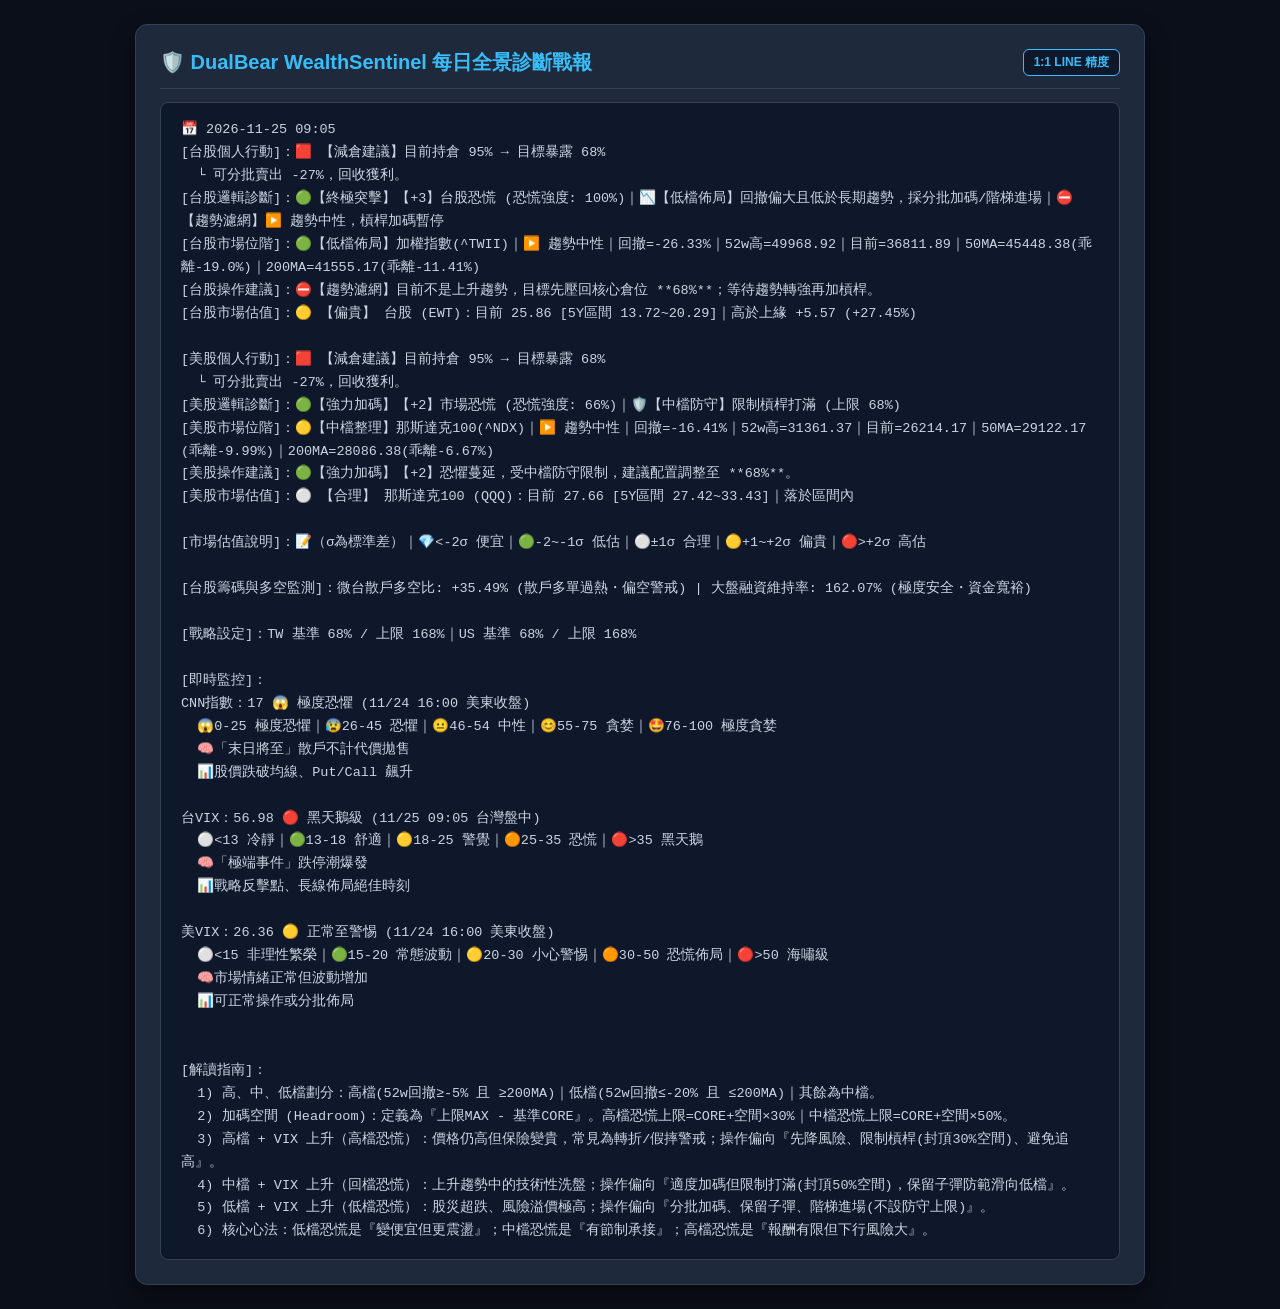
<file: reports/wealth_sentinel_dashboard.html>
<!DOCTYPE html>
<html lang="zh-TW">
<head>
  <meta charset="UTF-8">
  <meta name="viewport" content="width=device-width, initial-scale=1.0">
  <title>DualBear WealthSentinel 戰略情報全景圖</title>
  <style>
    body {
      background: #0b0f19;
      color: #e2e8f0;
      font-family: -apple-system, BlinkMacSystemFont, "Segoe UI", Roboto, "Microsoft JhengHei", sans-serif;
      margin: 0;
      padding: 24px;
    }
    .container {
      max-width: 960px;
      margin: 0 auto;
      background: #1e293b;
      border: 1px solid #334155;
      border-radius: 12px;
      padding: 24px;
      box-shadow: 0 10px 25px rgba(0, 0, 0, 0.4);
    }
    h1 {
      font-size: 20px;
      color: #38bdf8;
      margin-top: 0;
      border-bottom: 1px solid #334155;
      padding-bottom: 12px;
      display: flex;
      justify-content: space-between;
      align-items: center;
    }
    .badge {
      font-size: 12px;
      padding: 4px 10px;
      border-radius: 6px;
      background: #0f172a;
      border: 1px solid #38bdf8;
      color: #38bdf8;
    }
    .report-box {
      background: #0f172a;
      border: 1px solid #334155;
      border-radius: 8px;
      padding: 16px 20px;
      font-family: Consolas, monospace;
      font-size: 13.5px;
      line-height: 1.7;
      color: #cbd5e1;
      white-space: pre-wrap;
      word-break: break-all;
    }
  </style>
</head>
<body>
  <div class="container">
    <h1>
      <span>🛡️ DualBear WealthSentinel 每日全景診斷戰報</span>
      <span class="badge">1:1 LINE 精度</span>
    </h1>
    <div class="report-box">📅 2026-11-25 09:05<br>[台股個人行動]：🟥 【減倉建議】目前持倉 95% → 目標暴露 68%<br>  └ 可分批賣出 -27%，回收獲利。<br>[台股邏輯診斷]：🟢【終極突擊】【+3】台股恐慌 (恐慌強度: 100%)｜📉【低檔佈局】回撤偏大且低於長期趨勢，採分批加碼/階梯進場｜⛔【趨勢濾網】▶️ 趨勢中性，槓桿加碼暫停<br>[台股市場位階]：🟢【低檔佈局】加權指數(^TWII)｜▶️ 趨勢中性｜回撤=-26.33%｜52w高=49968.92｜目前=36811.89｜50MA=45448.38(乖離-19.0%)｜200MA=41555.17(乖離-11.41%)<br>[台股操作建議]：⛔【趨勢濾網】目前不是上升趨勢，目標先壓回核心倉位 **68%**；等待趨勢轉強再加槓桿。<br>[台股市場估值]：🟡 【偏貴】 台股 (EWT)：目前 25.86 [5Y區間 13.72~20.29]｜高於上緣 +5.57 (+27.45%)<br><br>[美股個人行動]：🟥 【減倉建議】目前持倉 95% → 目標暴露 68%<br>  └ 可分批賣出 -27%，回收獲利。<br>[美股邏輯診斷]：🟢【強力加碼】【+2】市場恐慌 (恐慌強度: 66%)｜🛡️【中檔防守】限制槓桿打滿 (上限 68%)<br>[美股市場位階]：🟡【中檔整理】那斯達克100(^NDX)｜▶️ 趨勢中性｜回撤=-16.41%｜52w高=31361.37｜目前=26214.17｜50MA=29122.17(乖離-9.99%)｜200MA=28086.38(乖離-6.67%)<br>[美股操作建議]：🟢【強力加碼】【+2】恐懼蔓延，受中檔防守限制，建議配置調整至 **68%**。<br>[美股市場估值]：⚪ 【合理】 那斯達克100 (QQQ)：目前 27.66 [5Y區間 27.42~33.43]｜落於區間內<br><br>[市場估值說明]：📝（σ為標準差）｜💎&lt;-2σ 便宜｜🟢-2~-1σ 低估｜⚪±1σ 合理｜🟡+1~+2σ 偏貴｜🔴&gt;+2σ 高估<br><br>[台股籌碼與多空監測]：微台散戶多空比: +35.49% (散戶多單過熱・偏空警戒) | 大盤融資維持率: 162.07% (極度安全・資金寬裕)<br><br>[戰略設定]：TW 基準 68% / 上限 168%｜US 基準 68% / 上限 168%<br><br>[即時監控]：<br>CNN指數：17 😱 極度恐懼 (11/24 16:00 美東收盤)<br>  😱0-25 極度恐懼｜😰26-45 恐懼｜😐46-54 中性｜😊55-75 貪婪｜🤩76-100 極度貪婪<br>  🧠「末日將至」散戶不計代價拋售<br>  📊股價跌破均線、Put/Call 飆升<br><br>台VIX：56.98 🔴 黑天鵝級 (11/25 09:05 台灣盤中)<br>  ⚪&lt;13 冷靜｜🟢13-18 舒適｜🟡18-25 警覺｜🟠25-35 恐慌｜🔴&gt;35 黑天鵝<br>  🧠「極端事件」跌停潮爆發<br>  📊戰略反擊點、長線佈局絕佳時刻<br><br>美VIX：26.36 🟡 正常至警惕 (11/24 16:00 美東收盤)<br>  ⚪&lt;15 非理性繁榮｜🟢15-20 常態波動｜🟡20-30 小心警惕｜🟠30-50 恐慌佈局｜🔴&gt;50 海嘯級<br>  🧠市場情緒正常但波動增加<br>  📊可正常操作或分批佈局<br><br><br>[解讀指南]：<br>  1) 高、中、低檔劃分：高檔(52w回撤≥-5% 且 ≥200MA)｜低檔(52w回撤≤-20% 且 ≤200MA)｜其餘為中檔。<br>  2) 加碼空間 (Headroom)：定義為『上限MAX - 基準CORE』。高檔恐慌上限=CORE+空間×30%｜中檔恐慌上限=CORE+空間×50%。<br>  3) 高檔 + VIX 上升（高檔恐慌）：價格仍高但保險變貴，常見為轉折/假摔警戒；操作偏向『先降風險、限制槓桿(封頂30%空間)、避免追高』。<br>  4) 中檔 + VIX 上升（回檔恐慌）：上升趨勢中的技術性洗盤；操作偏向『適度加碼但限制打滿(封頂50%空間)，保留子彈防範滑向低檔』。<br>  5) 低檔 + VIX 上升（低檔恐慌）：股災超跌、風險溢價極高；操作偏向『分批加碼、保留子彈、階梯進場(不設防守上限)』。<br>  6) 核心心法：低檔恐慌是『變便宜但更震盪』；中檔恐慌是『有節制承接』；高檔恐慌是『報酬有限但下行風險大』。<br></div>
  </div>
</body>
</html>
</file>
<file: assets/css/hub.css>
/* ==========================================================================
   DualBear SmartVest Hub - 智能量化投資大廳樣式表
   嚴格遵守專案前端規範：零行內樣式、現代深色系 (Cyberpunk Dark)
   ========================================================================== */

:root {
  --bg-primary: #0a0d14;
  --bg-card: #121824;
  --bg-card-hover: #172030;
  --border-color: #1e293b;
  --border-highlight: #3b82f6;
  --text-main: #f1f5f9;
  --text-muted: #94a3b8;
  --text-dim: #64748b;
  --accent-cyan: #06b6d4;
  --accent-blue: #3b82f6;
  --accent-green: #10b981;
  --accent-rose: #f43f5e;
  --accent-amber: #f59e0b;
  --radius-sm: 6px;
  --radius-md: 12px;
  --radius-lg: 16px;
  --font-mono: 'JetBrains Mono', monospace;
  --font-sans: 'Noto Sans TC', system-ui, -apple-system, sans-serif;
  --shadow-card: 0 4px 20px -2px rgba(0, 0, 0, 0.5);
  --shadow-hover: 0 10px 25px -5px rgba(59, 130, 246, 0.2);
}

* {
  box-sizing: border-box;
  margin: 0;
  padding: 0;
}

body.theme-dark {
  background-color: var(--bg-primary);
  color: var(--text-main);
  font-family: var(--font-sans);
  line-height: 1.6;
  min-height: 100vh;
  -webkit-font-smoothing: antialiased;
}

.hub-container {
  max-width: 1200px;
  margin: 0 auto;
  padding: 24px 20px 48px;
}

/* 頂部 Header */
.hub-header {
  display: flex;
  justify-content: space-between;
  align-items: center;
  padding-bottom: 24px;
  border-bottom: 1px solid var(--border-color);
  margin-bottom: 28px;
}

.brand {
  display: flex;
  align-items: center;
  gap: 16px;
}

.brand-logo {
  font-size: 36px;
  background: linear-gradient(135deg, #1e293b, #0f172a);
  padding: 8px 12px;
  border-radius: var(--radius-md);
  border: 1px solid var(--border-color);
}

.brand-text h1 {
  font-size: 24px;
  font-weight: 700;
  letter-spacing: -0.5px;
  background: linear-gradient(90deg, #ffffff, #93c5fd);
  -webkit-background-clip: text;
  -webkit-text-fill-color: transparent;
}

.brand-text .subtitle {
  font-size: 13px;
  color: var(--text-muted);
}

.header-status {
  display: flex;
  flex-direction: column;
  align-items: flex-end;
  gap: 6px;
}

.status-badge {
  display: inline-flex;
  align-items: center;
  gap: 6px;
  font-size: 12px;
  font-family: var(--font-mono);
  background: rgba(16, 185, 129, 0.1);
  color: var(--accent-green);
  border: 1px solid rgba(16, 185, 129, 0.3);
  padding: 4px 10px;
  border-radius: 9999px;
}

.status-badge .dot {
  width: 6px;
  height: 6px;
  background-color: var(--accent-green);
  border-radius: 50%;
  box-shadow: 0 0 8px var(--accent-green);
}

.time-badge {
  font-size: 12px;
  color: var(--text-dim);
  font-family: var(--font-mono);
}

/* 今日戰報快照條 */
.market-ticker-card {
  background: var(--bg-card);
  border: 1px solid var(--border-color);
  border-radius: var(--radius-md);
  padding: 20px 24px;
  margin-bottom: 36px;
  box-shadow: var(--shadow-card);
  position: relative;
  overflow: hidden;
}

.market-ticker-card::before {
  content: '';
  position: absolute;
  top: 0;
  left: 0;
  width: 4px;
  height: 100%;
  background: linear-gradient(to bottom, var(--accent-cyan), var(--accent-blue));
}

.ticker-header {
  display: flex;
  justify-content: space-between;
  align-items: center;
  margin-bottom: 16px;
  flex-wrap: wrap;
  gap: 10px;
}

.ticker-title-wrap {
  display: flex;
  align-items: center;
  gap: 10px;
}

.ticker-title {
  font-size: 14px;
  font-weight: 600;
  color: var(--accent-cyan);
  letter-spacing: 0.5px;
}

.ticker-source-tag {
  font-size: 11px;
  color: var(--accent-green);
  background: rgba(74, 222, 128, 0.1);
  border: 1px solid rgba(74, 222, 128, 0.25);
  padding: 2px 8px;
  border-radius: var(--radius-sm);
  font-family: var(--font-mono);
}

.ticker-toggle-btn {
  background: rgba(56, 189, 248, 0.1);
  border: 1px solid rgba(56, 189, 248, 0.25);
  color: var(--accent-cyan);
  padding: 5px 12px;
  border-radius: var(--radius-sm);
  font-size: 12px;
  font-weight: 600;
  cursor: pointer;
  display: flex;
  align-items: center;
  gap: 6px;
  transition: all var(--transition-fast);
}

.ticker-toggle-btn:hover {
  background: rgba(56, 189, 248, 0.2);
  border-color: var(--accent-cyan);
}

.ticker-toggle-btn .toggle-icon {
  font-size: 10px;
  transition: transform 0.25s ease;
  display: inline-block;
}

.ticker-toggle-btn .toggle-icon.expanded {
  transform: rotate(180deg);
}

/* 戰報精華詳情抽屜 */
.report-drawer {
  transition: all 0.3s ease;
}

/* 收折時僅隱藏完整診斷報告，三大資訊卡片 (drawer-grid) 常駐顯示 */
.report-drawer.collapsed .full-report-box {
  display: none;
}

.drawer-divider {
  height: 1px;
  background: var(--border-color);
  margin: 18px 0;
}

.drawer-grid {
  display: grid !important;
  grid-template-columns: repeat(2, 1fr) !important;
  gap: 14px;
  margin-bottom: 16px;
}

@media (max-width: 640px) {
  .drawer-grid {
    grid-template-columns: 1fr;
  }
}

.drawer-card {
  background: rgba(15, 23, 42, 0.6);
  border: 1px solid var(--border-color);
  border-radius: var(--radius-sm);
  padding: 12px 14px;
}

.drawer-card-title {
  font-size: 13px;
  font-weight: 700;
  color: var(--text-main);
  margin-bottom: 10px;
  display: flex;
  align-items: center;
  gap: 6px;
}

.drawer-card-content {
  display: flex;
  flex-direction: column;
  gap: 6px;
}

.drawer-row {
  display: flex;
  justify-content: space-between;
  align-items: center;
  font-size: 12px;
}

.drawer-label {
  color: var(--text-dim);
}

.drawer-val {
  font-family: var(--font-mono);
  font-weight: 600;
  color: var(--text-main);
}

.drawer-val.val-green { color: var(--accent-green); }
.drawer-val.val-yellow { color: var(--accent-amber); }
.drawer-val.val-rose { color: var(--accent-rose); }
.drawer-val.val-amber { color: var(--accent-amber); }

.full-report-box {
  background: #020617;
  border: 1px solid var(--border-color);
  border-radius: var(--radius-sm);
  padding: 14px 16px;
}

.full-report-header {
  font-size: 12px;
  font-weight: 700;
  color: var(--text-dim);
  margin-bottom: 8px;
}

.full-report-text {
  margin: 0;
  font-family: var(--font-mono);
  font-size: 12px;
  line-height: 1.6;
  color: #cbd5e1;
  white-space: pre-wrap;
  word-break: break-all;
  max-height: 280px;
  overflow-y: auto;
}

.ticker-action {
  font-size: 13px;
  font-weight: 700;
  background: rgba(59, 130, 246, 0.15);
  color: #60a5fa;
  padding: 4px 12px;
  border-radius: var(--radius-sm);
  border: 1px solid rgba(59, 130, 246, 0.3);
}

/* ticker-metrics-grid 已整合至 drawer-grid 2排2行 */

/* 策略 APP 展示區 */
.section-title-wrap {
  margin-bottom: 20px;
}

.section-title-wrap h2 {
  font-size: 18px;
  font-weight: 700;
  color: var(--text-main);
}

.section-title-wrap .section-desc {
  font-size: 13px;
  color: var(--text-dim);
}

.apps-grid {
  display: grid;
  grid-template-columns: repeat(auto-fill, minmax(320px, 1fr));
  gap: 20px;
  margin-bottom: 48px;
}

.app-card {
  display: flex;
  flex-direction: column;
  background: var(--bg-card);
  border: 1px solid var(--border-color);
  border-radius: var(--radius-md);
  padding: 24px;
  text-decoration: none;
  color: inherit;
  transition: all 0.25s cubic-bezier(0.16, 1, 0.3, 1);
  box-shadow: var(--shadow-card);
  position: relative;
}

.app-card:hover {
  transform: translateY(-4px);
  background: var(--bg-card-hover);
  border-color: var(--border-highlight);
  box-shadow: var(--shadow-hover);
}

.app-card.disabled {
  opacity: 0.6;
  cursor: not-allowed;
}

.app-card.disabled:hover {
  transform: none;
  border-color: var(--border-color);
  box-shadow: var(--shadow-card);
}

.app-card-top {
  display: flex;
  justify-content: space-between;
  align-items: center;
  margin-bottom: 16px;
}

.app-icon {
  font-size: 32px;
}

.app-tag {
  font-size: 11px;
  padding: 3px 8px;
  border-radius: var(--radius-sm);
  font-weight: 600;
  text-transform: uppercase;
}

.tag-ready {
  background: rgba(16, 185, 129, 0.15);
  color: var(--accent-green);
  border: 1px solid rgba(16, 185, 129, 0.3);
}

.tag-local {
  background: rgba(6, 182, 212, 0.15);
  color: var(--accent-cyan);
  border: 1px solid rgba(6, 182, 212, 0.3);
}

.tag-checking {
  background: rgba(148, 163, 184, 0.1);
  color: var(--text-muted);
  border: 1px solid rgba(148, 163, 184, 0.2);
}

.tag-offline {
  background: rgba(244, 63, 94, 0.15);
  color: var(--accent-rose);
  border: 1px solid rgba(244, 63, 94, 0.3);
}

.tag-online {
  background: rgba(16, 185, 129, 0.15);
  color: var(--accent-green);
  border: 1px solid rgba(16, 185, 129, 0.3);
}

.app-card.offline {
  border-color: rgba(244, 63, 94, 0.4);
}

.app-card.offline:hover {
  border-color: var(--accent-rose);
  box-shadow: 0 10px 25px -5px rgba(244, 63, 94, 0.2);
}

.app-card.offline .app-launch-btn {
  color: var(--accent-amber);
}

.tag-wip {
  background: rgba(148, 163, 184, 0.1);
  color: var(--text-dim);
  border: 1px solid rgba(148, 163, 184, 0.2);
}

.app-card-body {
  flex: 1;
  margin-bottom: 20px;
}

.app-name {
  font-size: 17px;
  font-weight: 700;
  color: var(--text-main);
  margin-bottom: 8px;
}

.app-desc {
  font-size: 13px;
  color: var(--text-muted);
  line-height: 1.5;
}

.app-card-footer {
  display: flex;
  justify-content: space-between;
  align-items: center;
  padding-top: 16px;
  border-top: 1px solid var(--border-color);
}

.tech-badge {
  font-size: 11px;
  font-family: var(--font-mono);
  color: var(--text-dim);
  background: rgba(255, 255, 255, 0.04);
  padding: 2px 6px;
  border-radius: 4px;
}

.app-launch-btn {
  font-size: 13px;
  font-weight: 600;
  color: var(--accent-blue);
  transition: color 0.2s ease;
}

.app-card:hover .app-launch-btn {
  color: #60a5fa;
  text-decoration: underline;
}

/* 底部宣告 */
.hub-footer {
  text-align: center;
  padding: 24px 0;
  border-top: 1px solid var(--border-color);
  color: var(--text-dim);
  font-size: 12px;
}

.hub-footer .footer-sub {
  margin-top: 4px;
  color: #475569;
}

/* 手機響應式防護 (< 640px) */
@media (max-width: 640px) {
  .hub-container {
    padding: 16px 14px 36px;
  }

  .hub-header {
    flex-direction: column;
    align-items: flex-start;
    gap: 16px;
  }

  .header-status {
    align-items: flex-start;
    width: 100%;
    flex-direction: row;
    justify-content: space-between;
  }

  /* 舊 ticker-metrics-grid 已移除 */

  .apps-grid {
    grid-template-columns: 1fr;
  }
}

/* CLI 工具與回測指引卡片專用樣式 */
.cli-guide-card {
  margin-top: 32px;
  background-color: var(--bg-card);
  border: 1px solid var(--border-color);
  border-radius: var(--radius-lg);
  padding: 24px;
  box-shadow: var(--shadow-card);
}

.cli-guide-header {
  display: flex;
  justify-content: space-between;
  align-items: center;
  flex-wrap: wrap;
  gap: 12px;
  margin-bottom: 20px;
  padding-bottom: 16px;
  border-bottom: 1px solid var(--border-color);
}

.cli-guide-title {
  display: flex;
  align-items: center;
  gap: 10px;
}

.cli-guide-title h2 {
  font-size: 18px;
  font-weight: 700;
  color: var(--text-main);
}

.cli-guide-tag {
  font-size: 11px;
  font-family: var(--font-mono);
  background: rgba(16, 185, 129, 0.15);
  color: var(--accent-green);
  border: 1px solid rgba(16, 185, 129, 0.4);
  padding: 3px 8px;
  border-radius: var(--radius-sm);
}

.cli-cmd-box {
  background-color: #0b0f19;
  border: 1px solid #1e293b;
  border-radius: var(--radius-sm);
  padding: 12px 16px;
  font-family: var(--font-mono);
  font-size: 13px;
  color: #38bdf8;
  display: flex;
  justify-content: space-between;
  align-items: center;
  margin-bottom: 24px;
}

.cli-cmd-text {
  user-select: all;
}

.cli-cmd-badge {
  font-size: 11px;
  color: var(--text-dim);
}

.guide-faq-grid {
  display: grid;
  grid-template-columns: repeat(auto-fit, minmax(320px, 1fr));
  gap: 16px;
}

.faq-card {
  background-color: #0f1523;
  border: 1px solid #1e293b;
  border-radius: var(--radius-md);
  padding: 16px;
  display: flex;
  flex-direction: column;
  gap: 8px;
}

.faq-title {
  font-size: 14px;
  font-weight: 600;
  color: #38bdf8;
  display: flex;
  align-items: center;
  gap: 6px;
}

.faq-content {
  font-size: 12.5px;
  color: var(--text-muted);
  line-height: 1.6;
}

.faq-highlight {
  color: #f1f5f9;
  font-weight: 500;
}

.faq-alert {
  color: #f59e0b;
}

.faq-code {
  background-color: #172033;
  color: #a5f3fc;
  padding: 1px 5px;
  border-radius: 4px;
  font-family: var(--font-mono);
  font-size: 11.5px;
}

/* ==========================================================================
   卡片順序自訂控制器 (Card Reordering Pipeline)
   ========================================================================== */
.section-title-wrap {
  display: flex;
  justify-content: space-between;
  align-items: flex-end;
  flex-wrap: wrap;
  gap: 12px;
  margin-bottom: 24px;
}

.section-tools {
  display: flex;
  align-items: center;
  gap: 8px;
}

.btn-reset-order {
  background: rgba(255, 255, 255, 0.05);
  border: 1px solid var(--border-color);
  color: var(--text-muted);
  font-size: 12px;
  font-weight: 500;
  padding: 5px 12px;
  border-radius: var(--radius-sm);
  cursor: pointer;
  transition: all 0.2s ease;
  display: inline-flex;
  align-items: center;
  gap: 5px;
}

.btn-reset-order:hover {
  background: rgba(255, 255, 255, 0.1);
  color: var(--text-main);
  border-color: var(--accent-blue);
}

.app-card-actions {
  display: flex;
  align-items: center;
  gap: 4px;
}

.card-nav-btn {
  background: rgba(255, 255, 255, 0.06);
  border: 1px solid rgba(255, 255, 255, 0.12);
  color: var(--text-muted);
  width: 28px;
  height: 28px;
  border-radius: var(--radius-sm);
  display: inline-flex;
  align-items: center;
  justify-content: center;
  cursor: pointer;
  font-size: 12px;
  font-weight: 700;
  transition: all 0.18s ease;
  padding: 0;
  line-height: 1;
}

.card-nav-btn:hover:not(:disabled) {
  background: rgba(56, 189, 248, 0.2);
  border-color: var(--accent-cyan);
  color: #ffffff;
  transform: scale(1.08);
}

.card-nav-btn:disabled {
  opacity: 0.25;
  cursor: not-allowed;
  border-color: transparent;
}
</file>
